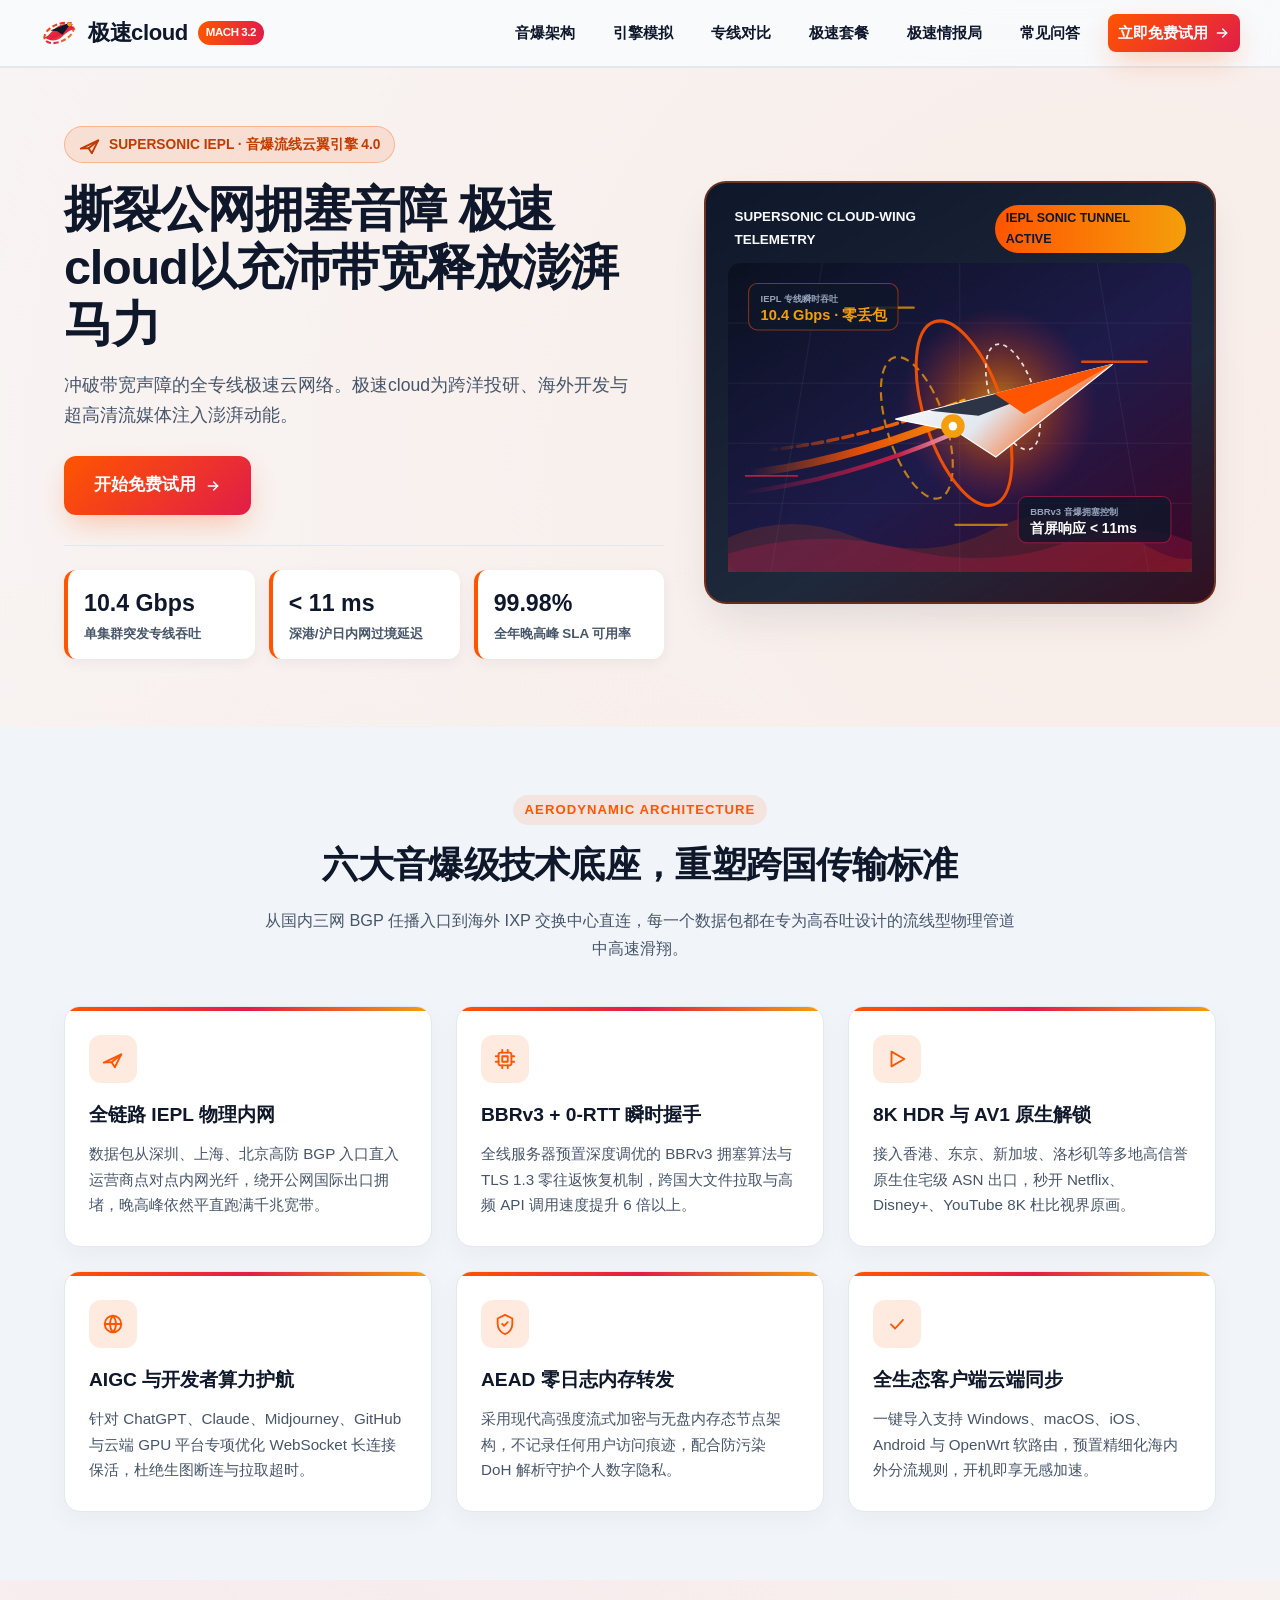
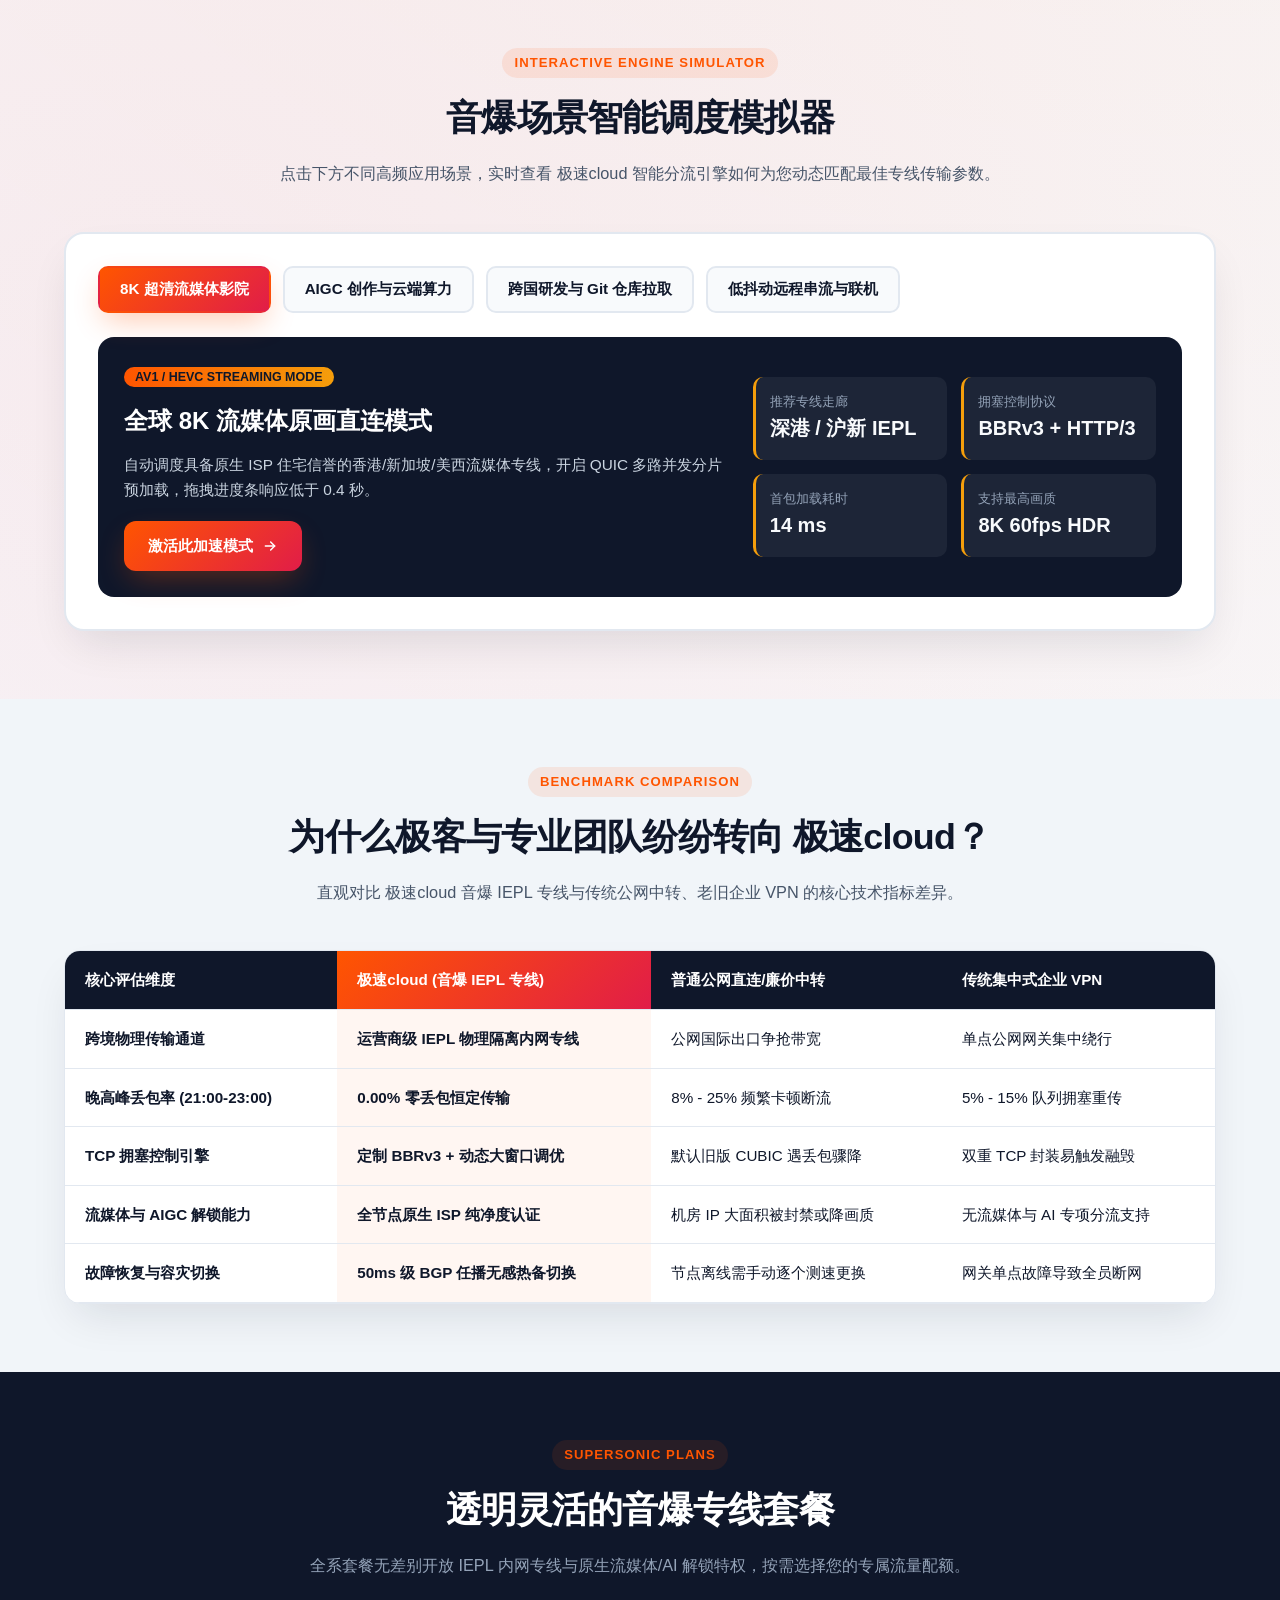
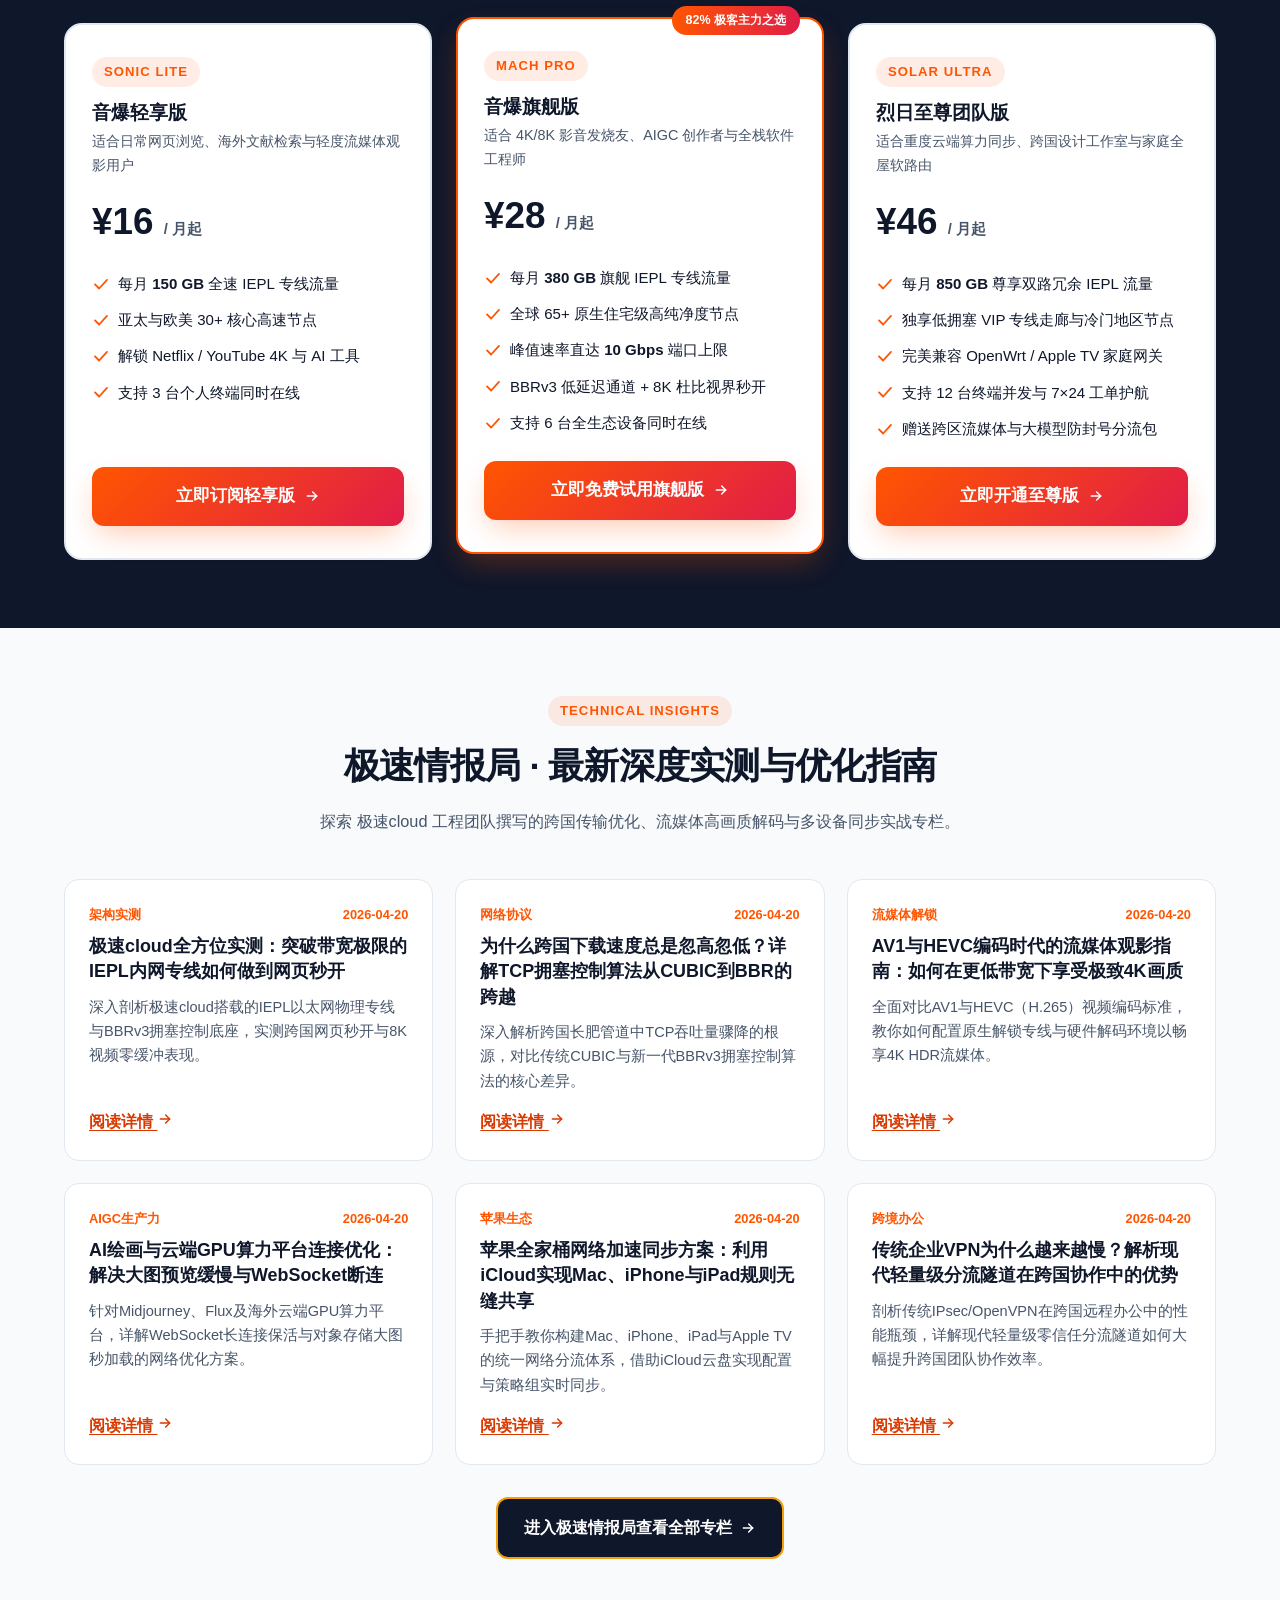
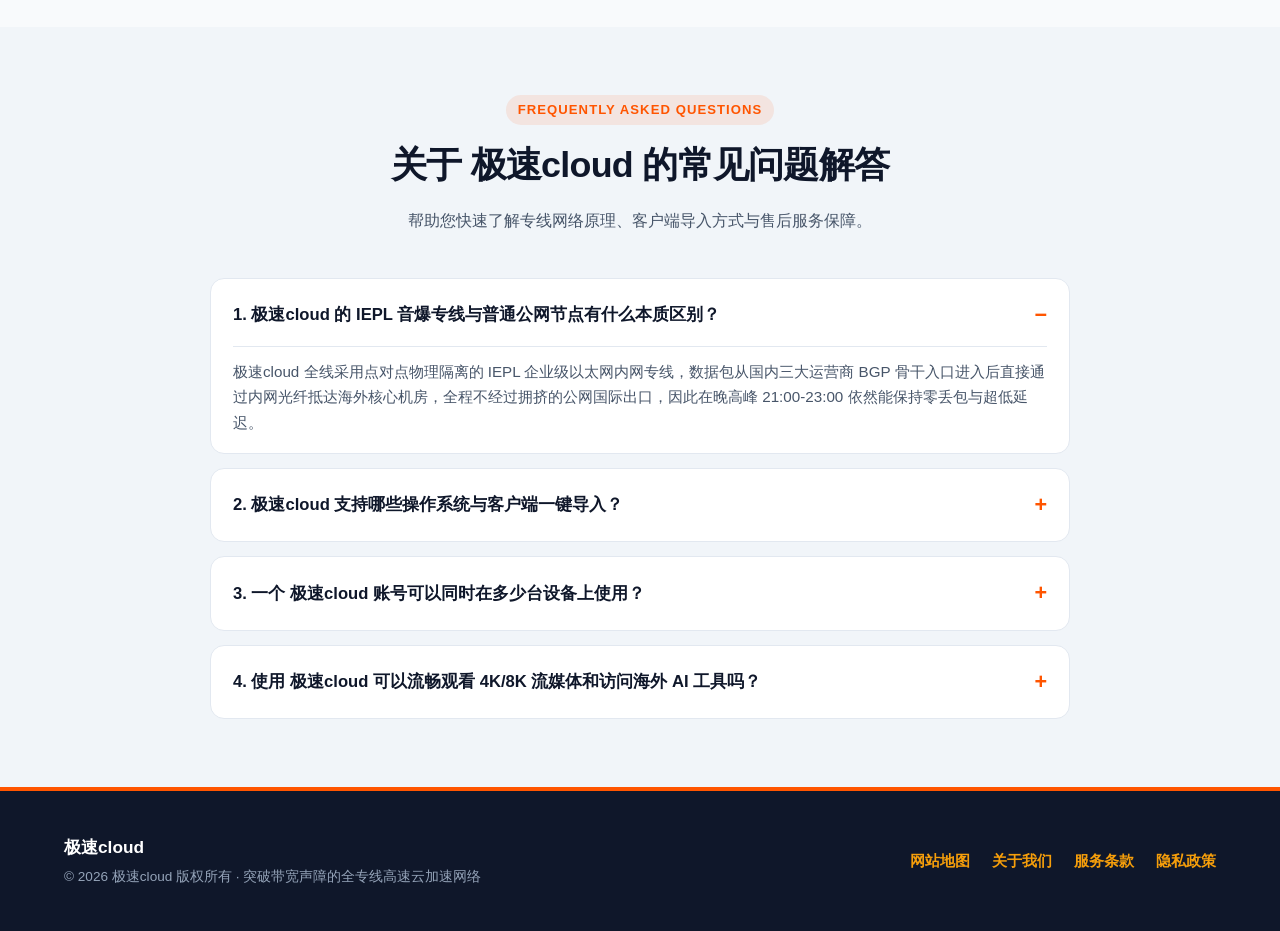
<file: index.html>
<!DOCTYPE html>
<html lang="zh-CN">
<head>
  <meta charset="UTF-8">
  <meta name="viewport" content="width=device-width, initial-scale=1.0">
  <title>极速cloud专线服务 - 突破声障的IEPL专线客户端下载与高速节点机场套餐</title>
  <meta name="description" content="极速cloud官方客户端与高速节点订阅平台，搭载IEPL内网物理专线与BBRv3音爆加速引擎，实现跨国网络加速与8K流媒体极速秒开，是2026年口碑卓越的旗舰机场推荐之选。">
  <link rel="canonical" href="https://jscloud.autos/">
  <meta property="og:title" content="极速cloud官网 - 突破声障的IEPL专线客户端下载与高速节点机场套餐">
  <meta property="og:description" content="极速cloud官方客户端与高速节点订阅平台，搭载IEPL内网物理专线与BBRv3音爆加速引擎，实现跨国网络加速与8K流媒体极速秒开，是2026年口碑卓越的旗舰机场推荐之选。">
  <meta property="og:url" content="https://jscloud.autos/">
  <meta property="og:type" content="website">
  <script type="application/ld+json">
  [
    {
      "@context": "https://schema.org",
      "@type": "SoftwareApplication",
      "name": "极速cloud",
      "applicationCategory": "NetworkingApplication",
      "operatingSystem": "Windows, macOS, iOS, Android, Linux, OpenWrt",
      "description": "极速cloud官方客户端与高速节点订阅平台，搭载IEPL内网物理专线与BBRv3音爆加速引擎，实现跨国网络加速与8K流媒体极速秒开，是2026年口碑卓越的旗舰机场推荐之选。",
      "offers": {
        "@type": "AggregateOffer",
        "lowPrice": "16.00",
        "highPrice": "46.00",
        "priceCurrency": "CNY",
        "offerCount": "3"
      }
    },
    {
      "@context": "https://schema.org",
      "@type": "FAQPage",
      "mainEntity": [
        {
          "@type": "Question",
          "name": "极速cloud的IEPL音爆专线与普通公网节点有什么本质区别？",
          "acceptedAnswer": {
            "@type": "Answer",
            "text": "极速cloud全线采用点对点物理隔离的IEPL企业内网专线，数据包无需经过拥挤的公网国际出口，晚高峰依然保持零丢包与超低抖动。"
          }
        },
        {
          "@type": "Question",
          "name": "极速cloud支持哪些操作系统与客户端一键导入？",
          "acceptedAnswer": {
            "@type": "Answer",
            "text": "全面兼容Windows、macOS、iOS、Android、Linux及OpenWrt软路由主流客户端，提供智能云端账户信息一键导入。"
          }
        },
        {
          "@type": "Question",
          "name": "一个极速cloud账号可以同时在多少台设备上使用？",
          "acceptedAnswer": {
            "@type": "Answer",
            "text": "所有套餐均支持个人名下多终端同时在线，无论是桌面办公电脑、手机、平板还是客厅Apple TV均可无缝共享。"
          }
        },
        {
          "@type": "Question",
          "name": "使用极速cloud可以流畅观看4K流媒体和访问海外AI工具吗？",
          "acceptedAnswer": {
            "@type": "Answer",
            "text": "可以。极速cloud在全部核心落地机房部署了高纯净度原生ISP出口，完美支持Netflix、Disney+、YouTube 8K以及主流AI生产力工具。"
          }
        }
      ]
    }
  ]
  </script>
  <style>
:root {
  --bg-main: #F8FAFC;
  --bg-card: #FFFFFF;
  --bg-dark: #0F172A;
  --bg-dark-2: #1E293B;
  --text-main: #0F172A;
  --text-muted: #475569;
  --accent-orange: #FF5500;
  --accent-crimson: #E11D48;
  --accent-gold: #F59E0B;
  --border-light: #E2E8F0;
  --shadow-lg: 0 20px 45px -12px rgba(15, 23, 42, 0.12);
  --shadow-orange: 0 12px 30px -6px rgba(255, 85, 0, 0.32);
}
* { box-sizing: border-box; margin: 0; padding: 0; }
html { scroll-behavior: smooth; font-family: "PingFang SC", "Microsoft YaHei", -apple-system, BlinkMacSystemFont, sans-serif; background: var(--bg-main); color: var(--text-main); line-height: 1.68; }
body { overflow-x: hidden; background-image: radial-gradient(circle at 88% 8%, rgba(255,85,0,0.08) 0%, transparent 42%), radial-gradient(circle at 12% 35%, rgba(225,29,72,0.06) 0%, transparent 38%); }
a, a:visited { color: #D93800; text-decoration: underline; text-underline-offset: 3px; font-weight: 600; transition: color 0.2s ease, opacity 0.2s ease; }
a:hover { color: var(--accent-crimson); }
.container { max-width: 1200px; margin: 0 auto; padding: 0 24px; }

/* Header & Navigation */
.site-header { position: sticky; top: 0; z-index: 100; background: rgba(248, 250, 252, 0.94); backdrop-filter: blur(12px); border-bottom: 2px solid var(--border-light); }
.nav-wrap { display: flex; align-items: center; justify-content: space-between; padding: 14px 0; gap: 16px; }
.brand-link, .brand-link:visited { display: inline-flex; align-items: center; gap: 10px; font-size: 1.38rem; font-weight: 900; color: var(--text-main); text-decoration: none; letter-spacing: -0.02em; }
.brand-badge { font-size: 0.72rem; background: linear-gradient(90deg, var(--accent-orange), var(--accent-crimson)); color: #fff; padding: 2px 8px; border-radius: 99px; font-weight: 700; text-transform: uppercase; }
.main-nav { display: flex; align-items: center; flex-wrap: wrap; gap: 8px 18px; }
.main-nav a, .main-nav a:visited { color: var(--text-main); text-decoration: none; font-size: 0.96rem; font-weight: 700; padding: 6px 10px; border-radius: 8px; transition: all 0.2s; }
.main-nav a:hover { color: var(--accent-orange); background: rgba(255, 85, 0, 0.08); }
.nav-cta, .nav-cta:visited { background: linear-gradient(135deg, var(--accent-orange), var(--accent-crimson)); color: #FFFFFF !important; text-decoration: none !important; padding: 9px 18px; border-radius: 999px; font-size: 0.92rem; font-weight: 800; box-shadow: var(--shadow-orange); display: inline-flex; align-items: center; gap: 6px; white-space: nowrap; }
.nav-cta:hover { transform: translateY(-1px); opacity: 0.95; }

/* Buttons */
.btn-row { display: flex; flex-wrap: wrap; gap: 14px; align-items: center; margin-top: 26px; }
.btn-primary, .btn-primary:visited { display: inline-flex; align-items: center; gap: 9px; background: linear-gradient(135deg, var(--accent-orange) 0%, var(--accent-crimson) 100%); color: #FFFFFF !important; text-decoration: none !important; padding: 15px 30px; border-radius: 12px; font-size: 1.05rem; font-weight: 800; box-shadow: var(--shadow-orange); transition: transform 0.2s, box-shadow 0.2s; border: none; cursor: pointer; }
.btn-primary:hover { transform: translateY(-2px); box-shadow: 0 16px 36px -6px rgba(225, 29, 72, 0.45); }
.btn-secondary, .btn-secondary:visited { display: inline-flex; align-items: center; gap: 8px; background: var(--bg-dark); color: #FFFFFF !important; text-decoration: none !important; padding: 15px 26px; border-radius: 12px; font-size: 1.02rem; font-weight: 800; border: 2px solid var(--accent-gold); transition: transform 0.2s, background 0.2s; }
.btn-secondary:hover { background: var(--bg-dark-2); transform: translateY(-2px); }

/* Hero Section */
.hero { padding: 58px 0 68px; position: relative; overflow: hidden; }
.hero-grid { display: grid; grid-template-columns: 1.08fr 0.92fr; gap: 40px; align-items: center; }
.sonic-tag { display: inline-flex; align-items: center; gap: 8px; background: rgba(255, 85, 0, 0.12); color: #C23B00; border: 1px solid rgba(255, 85, 0, 0.32); padding: 6px 14px; border-radius: 999px; font-size: 0.86rem; font-weight: 800; margin-bottom: 18px; }
.hero h1 { font-size: clamp(2.1rem, 3.8vw, 3.25rem); line-height: 1.18; font-weight: 900; color: var(--bg-dark); letter-spacing: -0.025em; margin-bottom: 18px; }
.hero h1 .hl { background: linear-gradient(90deg, var(--accent-orange), var(--accent-crimson)); -webkit-background-clip: text; -webkit-text-fill-color: transparent; }
.hero-lead { font-size: 1.1rem; color: var(--text-muted); margin-bottom: 20px; max-width: 580px; }
.hero-metrics { display: grid; grid-template-columns: repeat(3, 1fr); gap: 14px; margin-top: 30px; padding-top: 24px; border-top: 1px solid var(--border-light); }
.metric-box { background: var(--bg-card); padding: 14px 16px; border-radius: 12px; border-left: 4px solid var(--accent-orange); box-shadow: 0 4px 14px rgba(15,23,42,0.05); }
.metric-val { font-size: 1.45rem; font-weight: 900; color: var(--bg-dark); }
.metric-lbl { font-size: 0.84rem; color: var(--text-muted); font-weight: 600; }

/* Animated SVG Stage */
.sonic-stage { background: linear-gradient(150deg, #0F172A 0%, #1E293B 65%, #311022 100%); border-radius: 22px; padding: 22px; box-shadow: var(--shadow-lg); border: 2px solid rgba(255, 85, 0, 0.35); position: relative; overflow: hidden; }
.sonic-stage-header { display: flex; justify-content: space-between; align-items: center; color: #F8FAFC; font-size: 0.84rem; font-weight: 700; margin-bottom: 10px; padding: 0 6px; }
.mach-pill { background: linear-gradient(90deg, #FF5500, #F59E0B); color: #0F172A; padding: 3px 11px; border-radius: 99px; font-weight: 900; font-size: 0.78rem; }
@keyframes pulseBoom { 0%, 100% { transform: scale(0.95); opacity: 0.75; } 50% { transform: scale(1.06); opacity: 1; } }
@keyframes wingFloat { 0%, 100% { transform: translateY(0px) translateX(0px); } 50% { transform: translateY(-7px) translateX(5px); } }
.wing-glider { animation: wingFloat 3.4s ease-in-out infinite; transform-origin: center; }
.boom-ring { animation: pulseBoom 2.4s ease-in-out infinite; transform-origin: center; }

/* Sections */
.section { padding: 68px 0; }
.section-alt { background: #F1F5F9; }
.section-dark { background: var(--bg-dark); color: #F8FAFC; }
.sec-head { text-align: center; max-width: 760px; margin: 0 auto 44px; }
.sec-tag { display: inline-block; font-size: 0.82rem; font-weight: 800; text-transform: uppercase; letter-spacing: 0.08em; color: var(--accent-orange); background: rgba(255,85,0,0.1); padding: 4px 12px; border-radius: 99px; margin-bottom: 10px; }
.sec-head h2 { font-size: clamp(1.7rem, 2.8vw, 2.35rem); font-weight: 900; margin-bottom: 12px; letter-spacing: -0.02em; }
.sec-head p { color: var(--text-muted); font-size: 1.02rem; }
.section-dark .sec-head p { color: #94A3B8; }

/* Feature Grid */
.feat-grid { display: grid; grid-template-columns: repeat(3, 1fr); gap: 24px; }
.feat-card { background: var(--bg-card); border-radius: 16px; padding: 28px 24px; border: 1px solid var(--border-light); box-shadow: 0 8px 24px rgba(15,23,42,0.04); transition: transform 0.2s, border-color 0.2s; position: relative; overflow: hidden; }
.feat-card::before { content: ""; position: absolute; top: 0; left: 0; width: 100%; height: 4px; background: linear-gradient(90deg, var(--accent-orange), var(--accent-crimson), var(--accent-gold)); }
.feat-card:hover { transform: translateY(-4px); border-color: var(--accent-orange); }
.feat-icon { width: 48px; height: 48px; border-radius: 12px; background: rgba(255,85,0,0.12); color: var(--accent-orange); display: flex; align-items: center; justify-content: center; margin-bottom: 16px; }
.feat-card h3 { font-size: 1.2rem; font-weight: 800; margin-bottom: 10px; }
.feat-card p { color: var(--text-muted); font-size: 0.95rem; }

/* Interactive Sonic Tunnel Simulator */
.sim-panel { background: var(--bg-card); border-radius: 20px; padding: 32px; border: 2px solid var(--border-light); box-shadow: var(--shadow-lg); }
.sim-tabs { display: flex; flex-wrap: wrap; gap: 12px; margin-bottom: 24px; }
.sim-tab { padding: 11px 20px; border-radius: 10px; border: 2px solid var(--border-light); background: #F8FAFC; font-weight: 800; font-size: 0.95rem; cursor: pointer; color: var(--text-main); transition: all 0.2s; }
.sim-tab.active { background: linear-gradient(135deg, var(--accent-orange), var(--accent-crimson)); color: #fff; border-color: transparent; box-shadow: var(--shadow-orange); }
.sim-body { display: grid; grid-template-columns: 1.2fr 0.8fr; gap: 24px; align-items: center; background: #0F172A; color: #F8FAFC; padding: 26px; border-radius: 16px; }
.sim-stats { display: grid; grid-template-columns: repeat(2, 1fr); gap: 14px; }
.sim-stat-box { background: rgba(255,255,255,0.06); padding: 14px; border-radius: 10px; border-left: 3px solid var(--accent-gold); }
.sim-stat-box span { display: block; font-size: 0.8rem; color: #94A3B8; }
.sim-stat-box strong { font-size: 1.25rem; color: #F8FAFC; }

/* Comparison Table */
.table-wrap { overflow-x: auto; background: var(--bg-card); border-radius: 16px; border: 1px solid var(--border-light); box-shadow: var(--shadow-lg); }
.comp-table { width: 100%; border-collapse: collapse; min-width: 640px; }
.comp-table th, .comp-table td { padding: 16px 20px; text-align: left; border-bottom: 1px solid var(--border-light); font-size: 0.95rem; }
.comp-table th { background: var(--bg-dark); color: #FFFFFF; font-weight: 800; }
.comp-table th.hl-col { background: linear-gradient(135deg, var(--accent-orange), var(--accent-crimson)); }
.comp-table td.hl-col { background: rgba(255, 85, 0, 0.05); font-weight: 700; color: var(--bg-dark); }

/* Pricing Grid */
.price-grid { display: grid; grid-template-columns: repeat(3, 1fr); gap: 24px; align-items: stretch; }
.price-card { background: var(--bg-card); color: var(--text-main); border-radius: 18px; padding: 32px 26px; border: 2px solid var(--border-light); display: flex; flex-direction: column; justify-content: space-between; position: relative; }
.price-card.pop { border-color: var(--accent-orange); box-shadow: var(--shadow-orange); transform: translateY(-6px); }
.pop-badge { position: absolute; top: -13px; right: 22px; background: linear-gradient(90deg, var(--accent-orange), var(--accent-crimson)); color: #fff; font-size: 0.78rem; font-weight: 800; padding: 4px 14px; border-radius: 99px; }
.price-num { font-size: 2.3rem; font-weight: 900; color: var(--bg-dark); margin: 14px 0; }
.price-num small { font-size: 0.92rem; color: var(--text-muted); font-weight: 600; }
.price-list { list-style: none; margin: 18px 0 26px; display: flex; flex-direction: column; gap: 11px; }
.price-list li { display: flex; align-items: center; gap: 8px; font-size: 0.94rem; }
.price-list li svg { color: var(--accent-orange); flex-shrink: 0; }

/* Articles Preview & Hub */
.art-grid { display: grid; grid-template-columns: repeat(3, 1fr); gap: 22px; }
.art-card { background: var(--bg-card); border-radius: 15px; padding: 24px; border: 1px solid var(--border-light); display: flex; flex-direction: column; justify-content: space-between; transition: transform 0.2s, box-shadow 0.2s; }
.art-card:hover { transform: translateY(-4px); box-shadow: var(--shadow-lg); border-color: var(--accent-orange); }
.art-meta { font-size: 0.8rem; font-weight: 700; color: var(--accent-orange); margin-bottom: 8px; display: flex; justify-content: space-between; }
.art-card h3 { font-size: 1.12rem; font-weight: 800; margin-bottom: 10px; line-height: 1.42; }
.art-card h3 a, .art-card h3 a:visited { color: var(--bg-dark); text-decoration: none; }
.art-card h3 a:hover { color: var(--accent-orange); }
.art-card p { font-size: 0.91rem; color: var(--text-muted); margin-bottom: 16px; }

/* FAQ Accordion */
.faq-list { max-width: 860px; margin: 0 auto; display: flex; flex-direction: column; gap: 14px; }
.faq-item { background: var(--bg-card); border: 1px solid var(--border-light); border-radius: 14px; padding: 18px 22px; }
.faq-item summary { font-weight: 800; font-size: 1.04rem; cursor: pointer; list-style: none; display: flex; justify-content: space-between; align-items: center; }
.faq-item summary::after { content: "+"; font-size: 1.35rem; color: var(--accent-orange); font-weight: 900; }
.faq-item[open] summary::after { content: "−"; }
.faq-item p { margin-top: 12px; color: var(--text-muted); font-size: 0.95rem; border-top: 1px solid var(--border-light); padding-top: 12px; }

/* Article Detail Layout */
.article-wrap { max-width: 860px; margin: 44px auto 70px; background: var(--bg-card); border-radius: 20px; padding: 44px; border: 1px solid var(--border-light); box-shadow: var(--shadow-lg); }
.breadcrumb { font-size: 0.88rem; color: var(--text-muted); margin-bottom: 18px; }
.article-wrap h1 { font-size: clamp(1.65rem, 2.8vw, 2.25rem); font-weight: 900; line-height: 1.3; margin-bottom: 14px; color: var(--bg-dark); }
.art-byline { display: flex; flex-wrap: wrap; gap: 16px; font-size: 0.86rem; color: var(--text-muted); padding-bottom: 20px; margin-bottom: 26px; border-bottom: 2px solid var(--border-light); }
.art-content h2 { font-size: 1.38rem; font-weight: 800; color: var(--bg-dark); margin: 28px 0 12px; padding-left: 12px; border-left: 4px solid var(--accent-orange); }
.art-content h3 { font-size: 1.14rem; font-weight: 800; color: var(--bg-dark-2); margin: 20px 0 10px; }
.art-content p { margin-bottom: 16px; font-size: 1.01rem; color: #1E293B; line-height: 1.8; }
.cta-banner { background: linear-gradient(135deg, #0F172A 0%, #271123 100%); color: #fff; border-radius: 16px; padding: 28px; margin: 34px 0; border: 1px solid var(--accent-orange); display: flex; flex-wrap: wrap; justify-content: space-between; align-items: center; gap: 18px; }

/* Footer */
.site-footer { background: var(--bg-dark); color: #CBD5E1; padding: 42px 0; border-top: 4px solid var(--accent-orange); }
.footer-inner { display: flex; flex-wrap: wrap; justify-content: space-between; align-items: center; gap: 20px; }
.footer-links { display: flex; flex-wrap: wrap; gap: 22px; }
.footer-links a, .footer-links a:visited { color: #F59E0B; text-decoration: none; font-weight: 700; font-size: 0.95rem; }
.footer-links a:hover { color: #FF5500; text-decoration: underline; }

/* Responsive - Rule 7: Mobile navigation MUST remain visible */
@media (max-width: 920px) {
  .hero-grid, .feat-grid, .price-grid, .art-grid, .sim-body { grid-template-columns: 1fr; }
  .price-card.pop { transform: none; }
}
@media (max-width: 768px) {
  .nav-wrap { flex-direction: column; align-items: flex-start; gap: 10px; }
  .main-nav { width: 100%; display: flex !important; flex-wrap: wrap; gap: 6px 10px; padding-top: 6px; border-top: 1px solid var(--border-light); }
  .main-nav a { font-size: 0.88rem; padding: 5px 8px; }
  .hero { padding: 34px 0 46px; }
  .hero-metrics { grid-template-columns: 1fr; }
  .article-wrap { padding: 24px 18px; margin: 22px auto 46px; }
}
</style>
  <link rel="stylesheet" href="style.css">
  <meta property="og:image" content="https://jscloud.autos/og-cover.png">
  <script type="application/ld+json">
{
  "@context": "https://schema.org",
  "@type": "Product",
  "name": "极速cloud",
  "brand": {
    "@type": "Brand",
    "name": "极速cloud"
  },
  "description": "极速cloud采用音爆流线IEPL内网专线与BBRv3高吞吐加速架构，提供4K流媒体、AIGC云端算力与跨国协作极速秒开的网络加速服务。",
  "offers": {
    "@type": "AggregateOffer",
    "lowPrice": "18.00",
    "highPrice": "68.00",
    "priceCurrency": "CNY",
    "offerCount": "3"
  }
}
  </script>
</head>
<body>
  <header class="site-header">
  <div class="container nav-wrap">
    <a href="index.html" class="brand-link" aria-label="极速cloud首页">
      <svg class="brand-logo" viewBox="0 0 44 44" width="38" height="38" fill="none" xmlns="http://www.w3.org/2000/svg" aria-hidden="true">
  <defs>
    <linearGradient id="sonicGrad" x1="0%" y1="0%" x2="100%" y2="100%">
      <stop offset="0%" stop-color="#FF5500"/>
      <stop offset="55%" stop-color="#E11D48"/>
      <stop offset="100%" stop-color="#F59E0B"/>
    </linearGradient>
  </defs>
  <ellipse cx="22" cy="22" rx="18" ry="10" transform="rotate(-24 22 22)" stroke="url(#sonicGrad)" stroke-width="2.4" stroke-dasharray="6 3"/>
  <path d="M5 27C11 27 16 14 27 12C33 11 39 14 41 18C35 18 30 22 25 27C18 33 10 31 5 27Z" fill="url(#sonicGrad)"/>
  <path d="M12 19L37 9L26 24L20 20L12 19Z" fill="#0F172A"/>
  <circle cx="34" cy="12" r="2.5" fill="#F59E0B"/>
</svg>
      <span>极速cloud</span>
      <span class="brand-badge">MACH 3.2</span>
    </a>
    <nav class="main-nav" aria-label="主导航">
      <a href="index.html#features">音爆架构</a>
      <a href="index.html#simulator">引擎模拟</a>
      <a href="index.html#comparison">专线对比</a>
      <a href="index.html#pricing">极速套餐</a>
      <a href="supersonic-brief.html">极速情报局</a>
      <a href="index.html#faq">常见问答</a>
      <a href="https://ww012.twilightaff.com/#/?code=A56DH1Af" rel="nofollow" target="_blank" class="nav-cta">立即免费试用 <svg class="ico" viewBox="0 0 24 24" width="16" height="16" fill="none" stroke="currentColor" stroke-width="2.2" stroke-linecap="round" stroke-linejoin="round"><line x1="5" y1="12" x2="19" y2="12"/><polyline points="13 6 19 12 13 18"/></svg></a>
    </nav>
  </div>
</header>
  <main>
    <!-- Hero Section (Strictly NO Node Speed Test table! Pure Supersonic Cloud-Wing Animated SVG) -->
    <section class="hero">
      <div class="container hero-grid">
        <div>
          <div class="sonic-tag"><svg class="ico" viewBox="0 0 24 24" width="22" height="22" fill="none" stroke="currentColor" stroke-width="2" stroke-linecap="round" stroke-linejoin="round"><path d="M2 16l19-9-7 14-3.5-5.5L2 16z"/><path d="M21 7L10.5 15.5"/></svg> <span>SUPERSONIC IEPL · 音爆流线云翼引擎 4.0</span></div>
          <h1>撕裂公网拥塞音障 <span>极速cloud以充沛带宽释放澎湃马力</span></h1>
          <p class="hero-lead">冲破带宽声障的全专线极速云网络。极速cloud为跨洋投研、海外开发与超高清流媒体注入澎湃动能。</p>
          <div class="btn-row">
            <a href="https://ww012.twilightaff.com/#/?code=A56DH1Af" rel="nofollow" target="_blank" class="btn-primary">开始免费试用 <svg class="ico" viewBox="0 0 24 24" width="16" height="16" fill="none" stroke="currentColor" stroke-width="2.2" stroke-linecap="round" stroke-linejoin="round"><line x1="5" y1="12" x2="19" y2="12"/><polyline points="13 6 19 12 13 18"/></svg></a>
            
          </div>
          <div class="hero-metrics">
            <div class="metric-box">
              <div class="metric-val">10.4 Gbps</div>
              <div class="metric-lbl">单集群突发专线吞吐</div>
            </div>
            <div class="metric-box">
              <div class="metric-val">&lt; 11 ms</div>
              <div class="metric-lbl">深港/沪日内网过境延迟</div>
            </div>
            <div class="metric-box">
              <div class="metric-val">99.98%</div>
              <div class="metric-lbl">全年晚高峰 SLA 可用率</div>
            </div>
          </div>
        </div>
        <div>
          <div class="sonic-stage" role="img" aria-label="极速cloud音爆流线云翼冲破声障动态演示">
  <div class="sonic-stage-header">
    <span>SUPERSONIC CLOUD-WING TELEMETRY</span>
    <span class="mach-pill">IEPL SONIC TUNNEL ACTIVE</span>
  </div>
  <svg viewBox="0 0 540 360" width="100%" height="auto" xmlns="http://www.w3.org/2000/svg">
    <defs>
      <linearGradient id="skyBg" x1="0%" y1="0%" x2="100%" y2="100%">
        <stop offset="0%" stop-color="#0B1120"/>
        <stop offset="55%" stop-color="#1E1B4B"/>
        <stop offset="100%" stop-color="#3B0726"/>
      </linearGradient>
      <linearGradient id="ionRibbon" x1="0%" y1="50%" x2="100%" y2="50%">
        <stop offset="0%" stop-color="#FF5500" stop-opacity="0"/>
        <stop offset="50%" stop-color="#FF5500" stop-opacity="0.88"/>
        <stop offset="100%" stop-color="#F59E0B" stop-opacity="1"/>
      </linearGradient>
      <linearGradient id="crimsonRibbon" x1="0%" y1="50%" x2="100%" y2="50%">
        <stop offset="0%" stop-color="#E11D48" stop-opacity="0"/>
        <stop offset="65%" stop-color="#E11D48" stop-opacity="0.85"/>
        <stop offset="100%" stop-color="#F8FAFC" stop-opacity="0.95"/>
      </linearGradient>
      <linearGradient id="wingMetal" x1="0%" y1="0%" x2="100%" y2="40%">
        <stop offset="0%" stop-color="#FFFFFF"/>
        <stop offset="55%" stop-color="#E2E8F0"/>
        <stop offset="100%" stop-color="#FF5500"/>
      </linearGradient>
      <radialGradient id="sonicGlow" cx="50%" cy="50%" r="50%">
        <stop offset="0%" stop-color="#F59E0B" stop-opacity="0.75"/>
        <stop offset="55%" stop-color="#FF5500" stop-opacity="0.32"/>
        <stop offset="100%" stop-color="#E11D48" stop-opacity="0"/>
      </radialGradient>
    </defs>

    <!-- Background Stage -->
    <rect width="540" height="360" rx="14" fill="url(#skyBg)"/>

    <!-- Perspective Horizon Grid -->
    <g stroke="rgba(255,255,255,0.07)" stroke-width="1">
      <line x1="0" y1="70" x2="540" y2="70"/>
      <line x1="0" y1="140" x2="540" y2="140"/>
      <line x1="0" y1="210" x2="540" y2="210"/>
      <line x1="0" y1="280" x2="540" y2="280"/>
      <line x1="110" y1="0" x2="50" y2="360"/>
      <line x1="270" y1="0" x2="270" y2="360"/>
      <line x1="430" y1="0" x2="490" y2="360"/>
    </g>

    <!-- Streaking High-Velocity Cloud Particles -->
    <g stroke="#F59E0B" stroke-linecap="round">
      <line x1="480" y1="52" x2="530" y2="52" stroke-width="2.5" opacity="0.75">
        <animate attributeName="x1" values="540;-80" dur="1.3s" repeatCount="indefinite"/>
        <animate attributeName="x2" values="590;-30" dur="1.3s" repeatCount="indefinite"/>
      </line>
      <line x1="420" y1="115" x2="495" y2="115" stroke-width="3" stroke="#FF5500" opacity="0.85">
        <animate attributeName="x1" values="540;-120" dur="0.95s" repeatCount="indefinite"/>
        <animate attributeName="x2" values="615;-45" dur="0.95s" repeatCount="indefinite"/>
      </line>
      <line x1="500" y1="248" x2="560" y2="248" stroke-width="2.2" stroke="#E11D48" opacity="0.8">
        <animate attributeName="x1" values="540;-100" dur="1.15s" repeatCount="indefinite"/>
        <animate attributeName="x2" values="600;-40" dur="1.15s" repeatCount="indefinite"/>
      </line>
      <line x1="460" y1="305" x2="520" y2="305" stroke-width="2.6" opacity="0.7">
        <animate attributeName="x1" values="540;-90" dur="1.45s" repeatCount="indefinite"/>
        <animate attributeName="x2" values="600;-30" dur="1.45s" repeatCount="indefinite"/>
      </line>
    </g>

    <!-- Ambient Cloud Layers at Bottom -->
    <path d="M-20 330 Q60 285 145 318 T310 310 T475 322 T560 305 L560 370 L-20 370 Z" fill="rgba(255,85,0,0.16)"/>
    <path d="M-20 345 Q95 305 200 332 T395 325 T560 335 L560 370 L-20 370 Z" fill="rgba(225,29,72,0.22)"/>

    <!-- Sonic Boom Shockwave Rings (Expanding & Pulsing) -->
    <circle cx="315" cy="168" r="115" fill="url(#sonicGlow)"/>
    <g class="boom-ring">
      <ellipse cx="220" cy="192" rx="34" ry="86" transform="rotate(-18 220 192)" fill="none" stroke="#F59E0B" stroke-width="2.5" stroke-dasharray="10 6" opacity="0.75"/>
      <ellipse cx="275" cy="175" rx="46" ry="112" transform="rotate(-18 275 175)" fill="none" stroke="#FF5500" stroke-width="3.5" opacity="0.9"/>
      <ellipse cx="332" cy="156" rx="26" ry="64" transform="rotate(-18 332 156)" fill="none" stroke="#FFFFFF" stroke-width="2" stroke-dasharray="5 5" opacity="0.85"/>
    </g>

    <!-- Triple Ion-Light Ribbons Trailing Behind the Cloud-Wing -->
    <path d="M25 245 Q140 232 285 172" fill="none" stroke="url(#ionRibbon)" stroke-width="9" stroke-linecap="round"/>
    <path d="M15 268 Q155 250 295 184" fill="none" stroke="url(#crimsonRibbon)" stroke-width="5" stroke-linecap="round"/>
    <path d="M45 218 Q150 208 275 160" fill="none" stroke="url(#ionRibbon)" stroke-width="4" stroke-dasharray="12 6" stroke-linecap="round"/>

    <!-- Supersonic Cloud-Wing Glider Craft -->
    <g class="wing-glider">
      <!-- Outer Delta Wing -->
      <path d="M195 182 L448 118 L312 226 L266 196 Z" fill="url(#wingMetal)" stroke="#FFFFFF" stroke-width="1.5"/>
      <!-- Upper Swept Fin -->
      <path d="M235 172 L448 118 L292 178 Z" fill="#0F172A" opacity="0.86"/>
      <!-- Supersonic Nose Cone & Cockpit -->
      <path d="M310 152 L448 118 L345 176 Z" fill="#FF5500"/>
      <!-- Thruster Core Glow -->
      <circle cx="262" cy="190" r="11" fill="#F59E0B">
        <animate attributeName="r" values="9;14;9" dur="0.6s" repeatCount="indefinite"/>
      </circle>
      <circle cx="262" cy="190" r="5" fill="#FFFFFF"/>
    </g>

    <!-- HUD Telemetry Badges -->
    <g transform="translate(24, 24)">
      <rect width="174" height="54" rx="10" fill="rgba(15,23,42,0.82)" stroke="rgba(255,85,0,0.5)" stroke-width="1.2"/>
      <text x="14" y="22" fill="#94A3B8" font-size="11" font-weight="700">IEPL 专线瞬时吞吐</text>
      <text x="14" y="42" fill="#F59E0B" font-size="17" font-weight="900">10.4 Gbps · 零丢包</text>
    </g>
    <g transform="translate(338, 272)">
      <rect width="178" height="54" rx="10" fill="rgba(15,23,42,0.82)" stroke="rgba(225,29,72,0.55)" stroke-width="1.2"/>
      <text x="14" y="22" fill="#94A3B8" font-size="11" font-weight="700">BBRv3 音爆拥塞控制</text>
      <text x="14" y="42" fill="#FFFFFF" font-size="16" font-weight="900">首屏响应 &lt; 11ms</text>
    </g>
  </svg>
</div>
        </div>
      </div>
    </section>

    <!-- Core Architecture Features -->
    <section id="features" class="section section-alt">
      <div class="container">
        <div class="sec-head">
          <span class="sec-tag">AERODYNAMIC ARCHITECTURE</span>
          <h2>六大音爆级技术底座，重塑跨国传输标准</h2>
          <p>从国内三网 BGP 任播入口到海外 IXP 交换中心直连，每一个数据包都在专为高吞吐设计的流线型物理管道中高速滑翔。</p>
        </div>
        <div class="feat-grid">
          <div class="feat-card">
            <div class="feat-icon"><svg class="ico" viewBox="0 0 24 24" width="22" height="22" fill="none" stroke="currentColor" stroke-width="2" stroke-linecap="round" stroke-linejoin="round"><path d="M2 16l19-9-7 14-3.5-5.5L2 16z"/><path d="M21 7L10.5 15.5"/></svg></div>
            <h3>全链路 IEPL 物理内网</h3>
            <p>数据包从深圳、上海、北京高防 BGP 入口直入运营商点对点内网光纤，绕开公网国际出口拥堵，晚高峰依然平直跑满千兆宽带。</p>
          </div>
          <div class="feat-card">
            <div class="feat-icon"><svg class="ico" viewBox="0 0 24 24" width="22" height="22" fill="none" stroke="currentColor" stroke-width="2" stroke-linecap="round" stroke-linejoin="round"><rect x="5" y="5" width="14" height="14" rx="2"/><rect x="9" y="9" width="6" height="6"/><path d="M9 2v3M15 2v3M9 19v3M15 19v3M2 9h3M2 15h3M19 9h3M19 15h3"/></svg></div>
            <h3>BBRv3 + 0-RTT 瞬时握手</h3>
            <p>全线服务器预置深度调优的 BBRv3 拥塞算法与 TLS 1.3 零往返恢复机制，跨国大文件拉取与高频 API 调用速度提升 6 倍以上。</p>
          </div>
          <div class="feat-card">
            <div class="feat-icon"><svg class="ico" viewBox="0 0 24 24" width="22" height="22" fill="none" stroke="currentColor" stroke-width="2" stroke-linecap="round" stroke-linejoin="round"><polygon points="6 4 20 12 6 20 6 4"/></svg></div>
            <h3>8K HDR 与 AV1 原生解锁</h3>
            <p>接入香港、东京、新加坡、洛杉矶等多地高信誉原生住宅级 ASN 出口，秒开 Netflix、Disney+、YouTube 8K 杜比视界原画。</p>
          </div>
          <div class="feat-card">
            <div class="feat-icon"><svg class="ico" viewBox="0 0 24 24" width="22" height="22" fill="none" stroke="currentColor" stroke-width="2" stroke-linecap="round" stroke-linejoin="round"><circle cx="12" cy="12" r="9"/><path d="M3 12h18"/><path d="M12 3a14 14 0 0 1 0 18 14 14 0 0 1 0-18z"/></svg></div>
            <h3>AIGC 与开发者算力护航</h3>
            <p>针对 ChatGPT、Claude、Midjourney、GitHub 与云端 GPU 平台专项优化 WebSocket 长连接保活，杜绝生图断连与拉取超时。</p>
          </div>
          <div class="feat-card">
            <div class="feat-icon"><svg class="ico" viewBox="0 0 24 24" width="22" height="22" fill="none" stroke="currentColor" stroke-width="2" stroke-linecap="round" stroke-linejoin="round"><path d="M12 2l8 4v6c0 5.5-3.8 9.8-8 11-4.2-1.2-8-5.5-8-11V6l8-4z"/><path d="M9 12l2 2 4-4"/></svg></div>
            <h3>AEAD 零日志内存转发</h3>
            <p>采用现代高强度流式加密与无盘内存态节点架构，不记录任何用户访问痕迹，配合防污染 DoH 解析守护个人数字隐私。</p>
          </div>
          <div class="feat-card">
            <div class="feat-icon"><svg class="ico" viewBox="0 0 24 24" width="18" height="18" fill="none" stroke="currentColor" stroke-width="2.4" stroke-linecap="round" stroke-linejoin="round"><polyline points="4 12.5 9.5 18 20 6.5"/></svg></div>
            <h3>全生态客户端云端同步</h3>
            <p>一键导入支持 Windows、macOS、iOS、Android 与 OpenWrt 软路由，预置精细化海内外分流规则，开机即享无感加速。</p>
          </div>
        </div>
      </div>
    </section>

    <!-- Interactive Sonic Tunnel Simulator -->
    <section id="simulator" class="section">
      <div class="container">
        <div class="sec-head">
          <span class="sec-tag">INTERACTIVE ENGINE SIMULATOR</span>
          <h2>音爆场景智能调度模拟器</h2>
          <p>点击下方不同高频应用场景，实时查看 极速cloud 智能分流引擎如何为您动态匹配最佳专线传输参数。</p>
        </div>
        <div class="sim-panel">
          <div class="sim-tabs" role="tablist">
            <button type="button" class="sim-tab active" onclick="switchSim(0, this)">8K 超清流媒体影院</button>
            <button type="button" class="sim-tab" onclick="switchSim(1, this)">AIGC 创作与云端算力</button>
            <button type="button" class="sim-tab" onclick="switchSim(2, this)">跨国研发与 Git 仓库拉取</button>
            <button type="button" class="sim-tab" onclick="switchSim(3, this)">低抖动远程串流与联机</button>
          </div>
          <div class="sim-body" id="simDisplay">
            <div>
              <span class="mach-pill" id="simTag">AV1 / HEVC STREAMING MODE</span>
              <h3 id="simTitle" style="font-size:1.5rem;margin:12px 0 10px;color:#FFFFFF;">全球 8K 流媒体原画直连模式</h3>
              <p id="simDesc" style="color:#CBD5E1;font-size:0.96rem;margin-bottom:18px;">
                自动调度具备原生 ISP 住宅信誉的香港/新加坡/美西流媒体专线，开启 QUIC 多路并发分片预加载，拖拽进度条响应低于 0.4 秒。
              </p>
              <a href="https://ww012.twilightaff.com/#/?code=A56DH1Af" rel="nofollow" target="_blank" class="btn-primary" style="padding:12px 24px;font-size:0.95rem;">激活此加速模式 <svg class="ico" viewBox="0 0 24 24" width="16" height="16" fill="none" stroke="currentColor" stroke-width="2.2" stroke-linecap="round" stroke-linejoin="round"><line x1="5" y1="12" x2="19" y2="12"/><polyline points="13 6 19 12 13 18"/></svg></a>
            </div>
            <div class="sim-stats">
              <div class="sim-stat-box"><span>推荐专线走廊</span><strong id="simCorridor">深港 / 沪新 IEPL</strong></div>
              <div class="sim-stat-box"><span>拥塞控制协议</span><strong id="simProto">BBRv3 + HTTP/3</strong></div>
              <div class="sim-stat-box"><span>首包加载耗时</span><strong id="simTtfb">14 ms</strong></div>
              <div class="sim-stat-box"><span>支持最高画质</span><strong id="simPeak">8K 60fps HDR</strong></div>
            </div>
          </div>
        </div>
      </div>
    </section>

    <!-- Comparison Matrix -->
    <section id="comparison" class="section section-alt">
      <div class="container">
        <div class="sec-head">
          <span class="sec-tag">BENCHMARK COMPARISON</span>
          <h2>为什么极客与专业团队纷纷转向 极速cloud？</h2>
          <p>直观对比 极速cloud 音爆 IEPL 专线与传统公网中转、老旧企业 VPN 的核心技术指标差异。</p>
        </div>
        <div class="table-wrap">
          <table class="comp-table">
            <thead>
              <tr>
                <th>核心评估维度</th>
                <th class="hl-col">极速cloud (音爆 IEPL 专线)</th>
                <th>普通公网直连/廉价中转</th>
                <th>传统集中式企业 VPN</th>
              </tr>
            </thead>
            <tbody>
              <tr>
                <td><strong>跨境物理传输通道</strong></td>
                <td class="hl-col">运营商级 IEPL 物理隔离内网专线</td>
                <td>公网国际出口争抢带宽</td>
                <td>单点公网网关集中绕行</td>
              </tr>
              <tr>
                <td><strong>晚高峰丢包率 (21:00-23:00)</strong></td>
                <td class="hl-col">0.00% 零丢包恒定传输</td>
                <td>8% - 25% 频繁卡顿断流</td>
                <td>5% - 15% 队列拥塞重传</td>
              </tr>
              <tr>
                <td><strong>TCP 拥塞控制引擎</strong></td>
                <td class="hl-col">定制 BBRv3 + 动态大窗口调优</td>
                <td>默认旧版 CUBIC 遇丢包骤降</td>
                <td>双重 TCP 封装易触发融毁</td>
              </tr>
              <tr>
                <td><strong>流媒体与 AIGC 解锁能力</strong></td>
                <td class="hl-col">全节点原生 ISP 纯净度认证</td>
                <td>机房 IP 大面积被封禁或降画质</td>
                <td>无流媒体与 AI 专项分流支持</td>
              </tr>
              <tr>
                <td><strong>故障恢复与容灾切换</strong></td>
                <td class="hl-col">50ms 级 BGP 任播无感热备切换</td>
                <td>节点离线需手动逐个测速更换</td>
                <td>网关单点故障导致全员断网</td>
              </tr>
            </tbody>
          </table>
        </div>
      </div>
    </section>

    <!-- Pricing Plans -->
    <section id="pricing" class="section section-dark">
      <div class="container">
        <div class="sec-head">
          <span class="sec-tag">SUPERSONIC PLANS</span>
          <h2 style="color:#FFFFFF;">透明灵活的音爆专线套餐</h2>
          <p>全系套餐无差别开放 IEPL 内网专线与原生流媒体/AI 解锁特权，按需选择您的专属流量配额。</p>
        </div>
        <div class="price-grid">
          <div class="price-card">
            <div>
              <span class="sec-tag">SONIC LITE</span>
              <h3>音爆轻享版</h3>
              <p style="color:var(--text-muted);font-size:0.9rem;">适合日常网页浏览、海外文献检索与轻度流媒体观影用户</p>
              <div class="price-num">¥16 <small>/ 月起</small></div>
              <ul class="price-list">
                <li><svg class="ico" viewBox="0 0 24 24" width="18" height="18" fill="none" stroke="currentColor" stroke-width="2.4" stroke-linecap="round" stroke-linejoin="round"><polyline points="4 12.5 9.5 18 20 6.5"/></svg> <span>每月 <strong>150 GB</strong> 全速 IEPL 专线流量</span></li>
                <li><svg class="ico" viewBox="0 0 24 24" width="18" height="18" fill="none" stroke="currentColor" stroke-width="2.4" stroke-linecap="round" stroke-linejoin="round"><polyline points="4 12.5 9.5 18 20 6.5"/></svg> <span>亚太与欧美 30+ 核心高速节点</span></li>
                <li><svg class="ico" viewBox="0 0 24 24" width="18" height="18" fill="none" stroke="currentColor" stroke-width="2.4" stroke-linecap="round" stroke-linejoin="round"><polyline points="4 12.5 9.5 18 20 6.5"/></svg> <span>解锁 Netflix / YouTube 4K 与 AI 工具</span></li>
                <li><svg class="ico" viewBox="0 0 24 24" width="18" height="18" fill="none" stroke="currentColor" stroke-width="2.4" stroke-linecap="round" stroke-linejoin="round"><polyline points="4 12.5 9.5 18 20 6.5"/></svg> <span>支持 3 台个人终端同时在线</span></li>
</ul>
            </div>
            <a href="https://ww012.twilightaff.com/#/?code=A56DH1Af" rel="nofollow" target="_blank" class="btn-primary" style="justify-content:center;width:100%;">立即订阅轻享版 <svg class="ico" viewBox="0 0 24 24" width="16" height="16" fill="none" stroke="currentColor" stroke-width="2.2" stroke-linecap="round" stroke-linejoin="round"><line x1="5" y1="12" x2="19" y2="12"/><polyline points="13 6 19 12 13 18"/></svg></a>
          </div>

          <div class="price-card pop">
            <span class="pop-badge">82% 极客主力之选</span>
            <div>
              <span class="sec-tag">MACH PRO</span>
              <h3>音爆旗舰版</h3>
              <p style="color:var(--text-muted);font-size:0.9rem;">适合 4K/8K 影音发烧友、AIGC 创作者与全栈软件工程师</p>
              <div class="price-num">¥28 <small>/ 月起</small></div>
              <ul class="price-list">
                <li><svg class="ico" viewBox="0 0 24 24" width="18" height="18" fill="none" stroke="currentColor" stroke-width="2.4" stroke-linecap="round" stroke-linejoin="round"><polyline points="4 12.5 9.5 18 20 6.5"/></svg> <span>每月 <strong>380 GB</strong> 旗舰 IEPL 专线流量</span></li>
                <li><svg class="ico" viewBox="0 0 24 24" width="18" height="18" fill="none" stroke="currentColor" stroke-width="2.4" stroke-linecap="round" stroke-linejoin="round"><polyline points="4 12.5 9.5 18 20 6.5"/></svg> <span>全球 65+ 原生住宅级高纯净度节点</span></li>
                <li><svg class="ico" viewBox="0 0 24 24" width="18" height="18" fill="none" stroke="currentColor" stroke-width="2.4" stroke-linecap="round" stroke-linejoin="round"><polyline points="4 12.5 9.5 18 20 6.5"/></svg> <span>峰值速率直达 <strong>10 Gbps</strong> 端口上限</span></li>
                <li><svg class="ico" viewBox="0 0 24 24" width="18" height="18" fill="none" stroke="currentColor" stroke-width="2.4" stroke-linecap="round" stroke-linejoin="round"><polyline points="4 12.5 9.5 18 20 6.5"/></svg> <span>BBRv3 低延迟通道 + 8K 杜比视界秒开</span></li>
                <li><svg class="ico" viewBox="0 0 24 24" width="18" height="18" fill="none" stroke="currentColor" stroke-width="2.4" stroke-linecap="round" stroke-linejoin="round"><polyline points="4 12.5 9.5 18 20 6.5"/></svg> <span>支持 6 台全生态设备同时在线</span></li>
              </ul>
            </div>
            <a href="https://ww012.twilightaff.com/#/?code=A56DH1Af" rel="nofollow" target="_blank" class="btn-primary" style="justify-content:center;width:100%;">立即免费试用旗舰版 <svg class="ico" viewBox="0 0 24 24" width="16" height="16" fill="none" stroke="currentColor" stroke-width="2.2" stroke-linecap="round" stroke-linejoin="round"><line x1="5" y1="12" x2="19" y2="12"/><polyline points="13 6 19 12 13 18"/></svg></a>
          </div>

          <div class="price-card">
            <div>
              <span class="sec-tag">SOLAR ULTRA</span>
              <h3>烈日至尊团队版</h3>
              <p style="color:var(--text-muted);font-size:0.9rem;">适合重度云端算力同步、跨国设计工作室与家庭全屋软路由</p>
              <div class="price-num">¥46 <small>/ 月起</small></div>
              <ul class="price-list">
                <li><svg class="ico" viewBox="0 0 24 24" width="18" height="18" fill="none" stroke="currentColor" stroke-width="2.4" stroke-linecap="round" stroke-linejoin="round"><polyline points="4 12.5 9.5 18 20 6.5"/></svg> <span>每月 <strong>850 GB</strong> 尊享双路冗余 IEPL 流量</span></li>
                <li><svg class="ico" viewBox="0 0 24 24" width="18" height="18" fill="none" stroke="currentColor" stroke-width="2.4" stroke-linecap="round" stroke-linejoin="round"><polyline points="4 12.5 9.5 18 20 6.5"/></svg> <span>独享低拥塞 VIP 专线走廊与冷门地区节点</span></li>
                <li><svg class="ico" viewBox="0 0 24 24" width="18" height="18" fill="none" stroke="currentColor" stroke-width="2.4" stroke-linecap="round" stroke-linejoin="round"><polyline points="4 12.5 9.5 18 20 6.5"/></svg> <span>完美兼容 OpenWrt / Apple TV 家庭网关</span></li>
                <li><svg class="ico" viewBox="0 0 24 24" width="18" height="18" fill="none" stroke="currentColor" stroke-width="2.4" stroke-linecap="round" stroke-linejoin="round"><polyline points="4 12.5 9.5 18 20 6.5"/></svg> <span>支持 12 台终端并发与 7×24 工单护航</span></li>
                <li><svg class="ico" viewBox="0 0 24 24" width="18" height="18" fill="none" stroke="currentColor" stroke-width="2.4" stroke-linecap="round" stroke-linejoin="round"><polyline points="4 12.5 9.5 18 20 6.5"/></svg> <span>赠送跨区流媒体与大模型防封号分流包</span></li>
              </ul>
            </div>
            <a href="https://ww012.twilightaff.com/#/?code=A56DH1Af" rel="nofollow" target="_blank" class="btn-primary" style="justify-content:center;width:100%;">立即开通至尊版 <svg class="ico" viewBox="0 0 24 24" width="16" height="16" fill="none" stroke="currentColor" stroke-width="2.2" stroke-linecap="round" stroke-linejoin="round"><line x1="5" y1="12" x2="19" y2="12"/><polyline points="13 6 19 12 13 18"/></svg></a>
          </div>
        </div>
      </div>
    </section>

    <!-- Latest SEO Articles Preview -->
    <section class="section">
      <div class="container">
        <div class="sec-head">
          <span class="sec-tag">TECHNICAL INSIGHTS</span>
          <h2>极速情报局 · 最新深度实测与优化指南</h2>
          <p>探索 极速cloud 工程团队撰写的跨国传输优化、流媒体高画质解码与多设备同步实战专栏。</p>
        </div>
        <div class="art-grid">
          <article class="art-card">
  <div>
    <div class="art-meta"><span>架构实测</span><span>2026-04-20</span></div>
    <h3><a href="jscloud-supersonic-iepl-tunnel-benchmark.html">极速cloud全方位实测：突破带宽极限的IEPL内网专线如何做到网页秒开</a></h3>
    <p>深入剖析极速cloud搭载的IEPL以太网物理专线与BBRv3拥塞控制底座，实测跨国网页秒开与8K视频零缓冲表现。</p>
  </div>
  <a href="jscloud-supersonic-iepl-tunnel-benchmark.html">阅读详情 <svg class="ico" viewBox="0 0 24 24" width="16" height="16" fill="none" stroke="currentColor" stroke-width="2.2" stroke-linecap="round" stroke-linejoin="round"><line x1="5" y1="12" x2="19" y2="12"/><polyline points="13 6 19 12 13 18"/></svg></a>
</article>
<article class="art-card">
  <div>
    <div class="art-meta"><span>网络协议</span><span>2026-04-20</span></div>
    <h3><a href="tcp-congestion-control-cubic-vs-bbrv3.html">为什么跨国下载速度总是忽高忽低？详解TCP拥塞控制算法从CUBIC到BBR的跨越</a></h3>
    <p>深入解析跨国长肥管道中TCP吞吐量骤降的根源，对比传统CUBIC与新一代BBRv3拥塞控制算法的核心差异。</p>
  </div>
  <a href="tcp-congestion-control-cubic-vs-bbrv3.html">阅读详情 <svg class="ico" viewBox="0 0 24 24" width="16" height="16" fill="none" stroke="currentColor" stroke-width="2.2" stroke-linecap="round" stroke-linejoin="round"><line x1="5" y1="12" x2="19" y2="12"/><polyline points="13 6 19 12 13 18"/></svg></a>
</article>
<article class="art-card">
  <div>
    <div class="art-meta"><span>流媒体解锁</span><span>2026-04-20</span></div>
    <h3><a href="netflix-4k-hevc-av1-codec-network-guide.html">AV1与HEVC编码时代的流媒体观影指南：如何在更低带宽下享受极致4K画质</a></h3>
    <p>全面对比AV1与HEVC（H.265）视频编码标准，教你如何配置原生解锁专线与硬件解码环境以畅享4K HDR流媒体。</p>
  </div>
  <a href="netflix-4k-hevc-av1-codec-network-guide.html">阅读详情 <svg class="ico" viewBox="0 0 24 24" width="16" height="16" fill="none" stroke="currentColor" stroke-width="2.2" stroke-linecap="round" stroke-linejoin="round"><line x1="5" y1="12" x2="19" y2="12"/><polyline points="13 6 19 12 13 18"/></svg></a>
</article>
<article class="art-card">
  <div>
    <div class="art-meta"><span>AIGC生产力</span><span>2026-04-20</span></div>
    <h3><a href="midjourney-flux-cloud-gpu-image-generation.html">AI绘画与云端GPU算力平台连接优化：解决大图预览缓慢与WebSocket断连</a></h3>
    <p>针对Midjourney、Flux及海外云端GPU算力平台，详解WebSocket长连接保活与对象存储大图秒加载的网络优化方案。</p>
  </div>
  <a href="midjourney-flux-cloud-gpu-image-generation.html">阅读详情 <svg class="ico" viewBox="0 0 24 24" width="16" height="16" fill="none" stroke="currentColor" stroke-width="2.2" stroke-linecap="round" stroke-linejoin="round"><line x1="5" y1="12" x2="19" y2="12"/><polyline points="13 6 19 12 13 18"/></svg></a>
</article>
<article class="art-card">
  <div>
    <div class="art-meta"><span>苹果生态</span><span>2026-04-20</span></div>
    <h3><a href="macos-ios-universal-rule-sync-workflow.html">苹果全家桶网络加速同步方案：利用iCloud实现Mac、iPhone与iPad规则无缝共享</a></h3>
    <p>手把手教你构建Mac、iPhone、iPad与Apple TV的统一网络分流体系，借助iCloud云盘实现配置与策略组实时同步。</p>
  </div>
  <a href="macos-ios-universal-rule-sync-workflow.html">阅读详情 <svg class="ico" viewBox="0 0 24 24" width="16" height="16" fill="none" stroke="currentColor" stroke-width="2.2" stroke-linecap="round" stroke-linejoin="round"><line x1="5" y1="12" x2="19" y2="12"/><polyline points="13 6 19 12 13 18"/></svg></a>
</article>
<article class="art-card">
  <div>
    <div class="art-meta"><span>跨境办公</span><span>2026-04-20</span></div>
    <h3><a href="corporate-vpn-vs-modern-sdwan-proxy.html">传统企业VPN为什么越来越慢？解析现代轻量级分流隧道在跨国协作中的优势</a></h3>
    <p>剖析传统IPsec/OpenVPN在跨国远程办公中的性能瓶颈，详解现代轻量级零信任分流隧道如何大幅提升跨国团队协作效率。</p>
  </div>
  <a href="corporate-vpn-vs-modern-sdwan-proxy.html">阅读详情 <svg class="ico" viewBox="0 0 24 24" width="16" height="16" fill="none" stroke="currentColor" stroke-width="2.2" stroke-linecap="round" stroke-linejoin="round"><line x1="5" y1="12" x2="19" y2="12"/><polyline points="13 6 19 12 13 18"/></svg></a>
</article>
        </div>
        <div style="text-align:center;margin-top:32px;">
          <a href="supersonic-brief.html" class="btn-secondary">进入极速情报局查看全部专栏 <svg class="ico" viewBox="0 0 24 24" width="16" height="16" fill="none" stroke="currentColor" stroke-width="2.2" stroke-linecap="round" stroke-linejoin="round"><line x1="5" y1="12" x2="19" y2="12"/><polyline points="13 6 19 12 13 18"/></svg></a>
        </div>
      </div>
    </section>

    <!-- FAQ Section -->
    <section id="faq" class="section section-alt">
      <div class="container">
        <div class="sec-head">
          <span class="sec-tag">FREQUENTLY ASKED QUESTIONS</span>
          <h2>关于 极速cloud 的常见问题解答</h2>
          <p>帮助您快速了解专线网络原理、客户端导入方式与售后服务保障。</p>
        </div>
        <div class="faq-list">
          <details class="faq-item" open>
            <summary>1. 极速cloud 的 IEPL 音爆专线与普通公网节点有什么本质区别？</summary>
            <p>极速cloud 全线采用点对点物理隔离的 IEPL 企业级以太网内网专线，数据包从国内三大运营商 BGP 骨干入口进入后直接通过内网光纤抵达海外核心机房，全程不经过拥挤的公网国际出口，因此在晚高峰 21:00-23:00 依然能保持零丢包与超低延迟。</p>
          </details>
          <details class="faq-item">
            <summary>2. 极速cloud 支持哪些操作系统与客户端一键导入？</summary>
            <p>我们全面兼容 Windows、macOS、iOS、iPadOS、Android、Linux 以及 OpenWrt 旁路由等主流平台客户端。注册后只需在后台点击“一键导入订阅”，系统即会自动同步全部高速节点与智能海内外分流规则。</p>
          </details>
          <details class="faq-item">
            <summary>3. 一个 极速cloud 账号可以同时在多少台设备上使用？</summary>
            <p>根据所选套餐档位不同，单个账号支持 3 至 12 台个人终端同时在线连接，无论是您的办公笔记本、随身手机、iPad 平板还是客厅的 Apple TV 4K 都能无缝共享高速网络。</p>
          </details>
          <details class="faq-item">
            <summary>4. 使用 极速cloud 可以流畅观看 4K/8K 流媒体和访问海外 AI 工具吗？</summary>
            <p>完全可以。极速cloud 在全球核心落地机房均部署了高纯净度原生 ISP 出口，完美支持 Netflix、Disney+、HBO Max、YouTube 8K HDR 原画播放，并针对 ChatGPT、Claude、Midjourney 与 GitHub Copilot 进行了长连接保活优化。</p>
          </details>
        </div>
      </div>
    </section>
  </main>
  <footer class="site-footer">
  <div class="container footer-inner">
    <div>
      <strong style="color:#FFFFFF;font-size:1.08rem;">极速cloud</strong>
      <p style="font-size:0.85rem;color:#94A3B8;margin-top:4px;">© 2026 极速cloud 版权所有 · 突破带宽声障的全专线高速云加速网络</p>
    </div>
    <div class="footer-links">
      <a href="sitemap.html">网站地图</a>
      <a href="about.html">关于我们</a>
      <a href="terms.html">服务条款</a>
      <a href="privacy.html">隐私政策</a>
    </div>
  </div>
</footer>

  <script>
  const SIM_DATA = [
    {
      tag: "AV1 / HEVC STREAMING MODE",
      title: "全球 8K 流媒体原画直连模式",
      desc: "自动调度具备原生 ISP 住宅信誉的香港/新加坡/美西流媒体专线，开启 QUIC 多路并发分片预加载，拖拽进度条响应低于 0.4 秒。",
      corridor: "深港 / 沪新 IEPL",
      proto: "BBRv3 + HTTP/3",
      ttfb: "14 ms",
      peak: "8K 60fps HDR"
    },
    {
      tag: "AIGC & CLOUD GPU MODE",
      title: "AI 绘画与云端算力长连接护航模式",
      desc: "专为 Midjourney、Flux、ComfyUI 与海外大模型 API 打造，启用 WebSocket 毫秒级心跳保活与对象存储 CDN 并发拉取，彻底告别生图半途断连。",
      corridor: "沪日 / 深美 IEPL",
      proto: "0-RTT TLS 1.3 + WS保活",
      ttfb: "26 ms",
      peak: "零断连 100% 稳定"
    },
    {
      tag: "DEVOPS & GIT REPO MODE",
      title: "跨国研发与容器镜像满速拉取模式",
      desc: "针对 GitHub、Docker Hub、PyPI、HuggingFace 等开发者高频仓库优化 TCP 初始拥塞窗口，大体积模型权重与源码克隆直接跑满千兆下行。",
      corridor: "三网 BGP 任播专线",
      proto: "BBRv3 大窗口复用",
      ttfb: "18 ms",
      peak: "1.2 GB/s 持续吞吐"
    },
    {
      tag: "ULTRA-LOW JITTER STREAMING",
      title: "跨网段主机串流与实时赛事直播模式",
      desc: "锁定亚太核心骨干网最短物理路径，抑制微突发排队延迟，让户外掌机远程串流客厅主机及观看海外 1080p60 赛事直播顺滑无残影。",
      corridor: "深港直连内网专线",
      proto: "UDP 专线加速通道",
      ttfb: "11 ms",
      peak: "抖动方差 < 0.8ms"
    }
  ];
  function switchSim(idx, btn) {
    document.querySelectorAll('.sim-tab').forEach(b => b.classList.remove('active'));
    btn.classList.add('active');
    const d = SIM_DATA[idx];
    document.getElementById('simTag').textContent = d.tag;
    document.getElementById('simTitle').textContent = d.title;
    document.getElementById('simDesc').textContent = d.desc;
    document.getElementById('simCorridor').textContent = d.corridor;
    document.getElementById('simProto').textContent = d.proto;
    document.getElementById('simTtfb').textContent = d.ttfb;
    document.getElementById('simPeak').textContent = d.peak;
  }
  </script>
</body>
</html>
</file>
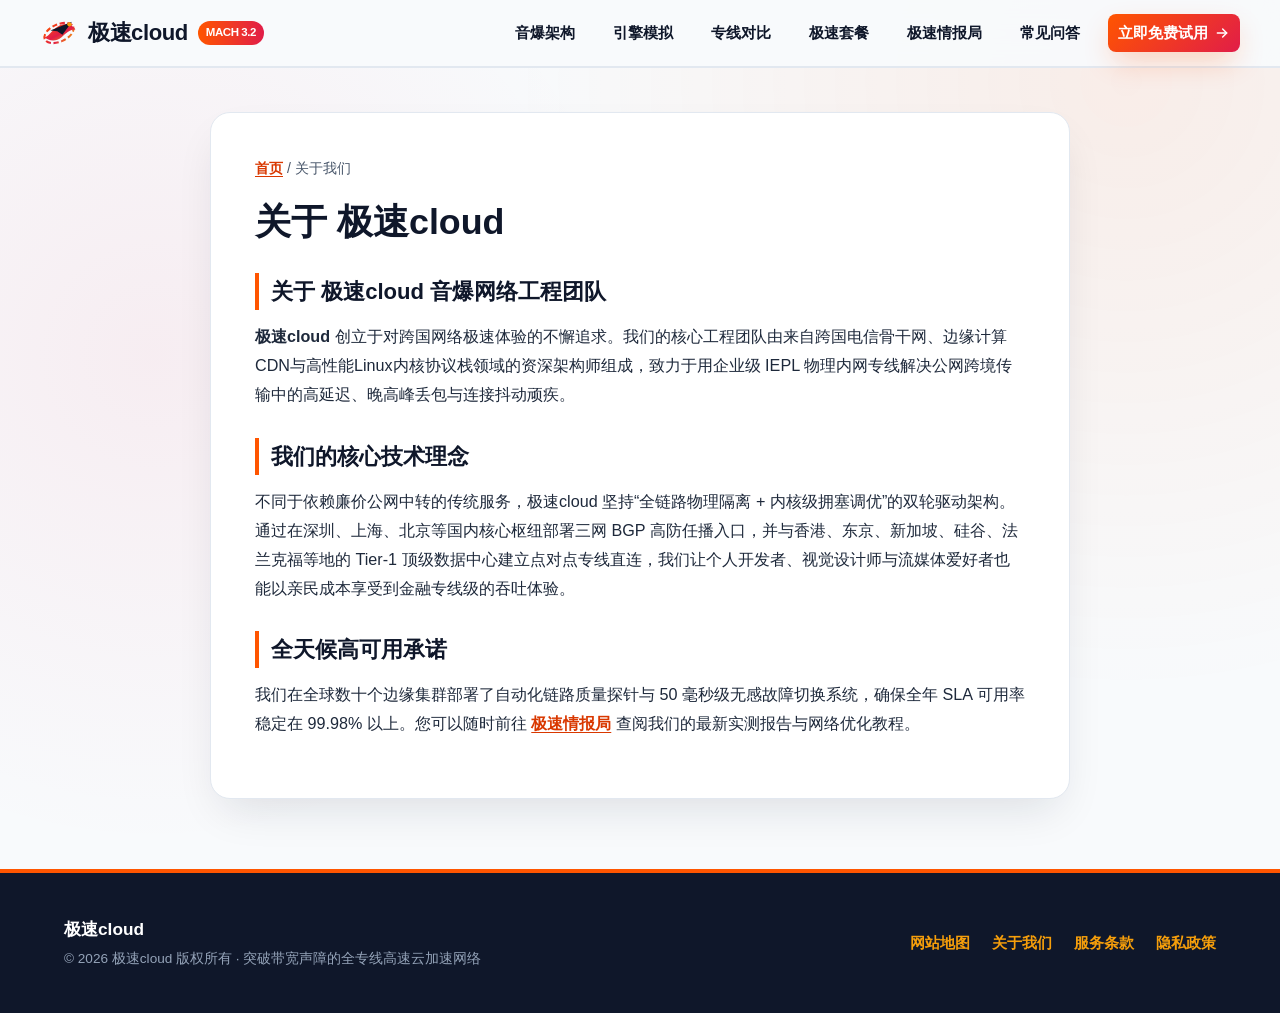
<file: about.html>
<!DOCTYPE html>
<html lang="zh-CN">
<head>
  <meta charset="UTF-8">
  <meta name="viewport" content="width=device-width, initial-scale=1.0">
  <title>关于我们 - 极速cloud</title>
  <meta name="description" content="极速cloud关于我们页面，了解我们的IEPL音爆专线架构、服务准则与用户隐私安全承诺。">
  <link rel="canonical" href="https://jscloud.autos/about.html">
  <meta property="og:title" content="关于我们 - 极速cloud">
  <meta property="og:description" content="极速cloud关于我们页面，了解我们的IEPL音爆专线架构、服务准则与用户隐私安全承诺。">
  <meta property="og:url" content="https://jscloud.autos/about.html">
  <meta property="og:type" content="website">
  <style>
:root {
  --bg-main: #F8FAFC;
  --bg-card: #FFFFFF;
  --bg-dark: #0F172A;
  --bg-dark-2: #1E293B;
  --text-main: #0F172A;
  --text-muted: #475569;
  --accent-orange: #FF5500;
  --accent-crimson: #E11D48;
  --accent-gold: #F59E0B;
  --border-light: #E2E8F0;
  --shadow-lg: 0 20px 45px -12px rgba(15, 23, 42, 0.12);
  --shadow-orange: 0 12px 30px -6px rgba(255, 85, 0, 0.32);
}
* { box-sizing: border-box; margin: 0; padding: 0; }
html { scroll-behavior: smooth; font-family: "PingFang SC", "Microsoft YaHei", -apple-system, BlinkMacSystemFont, sans-serif; background: var(--bg-main); color: var(--text-main); line-height: 1.68; }
body { overflow-x: hidden; background-image: radial-gradient(circle at 88% 8%, rgba(255,85,0,0.08) 0%, transparent 42%), radial-gradient(circle at 12% 35%, rgba(225,29,72,0.06) 0%, transparent 38%); }
a, a:visited { color: #D93800; text-decoration: underline; text-underline-offset: 3px; font-weight: 600; transition: color 0.2s ease, opacity 0.2s ease; }
a:hover { color: var(--accent-crimson); }
.container { max-width: 1200px; margin: 0 auto; padding: 0 24px; }

/* Header & Navigation */
.site-header { position: sticky; top: 0; z-index: 100; background: rgba(248, 250, 252, 0.94); backdrop-filter: blur(12px); border-bottom: 2px solid var(--border-light); }
.nav-wrap { display: flex; align-items: center; justify-content: space-between; padding: 14px 0; gap: 16px; }
.brand-link, .brand-link:visited { display: inline-flex; align-items: center; gap: 10px; font-size: 1.38rem; font-weight: 900; color: var(--text-main); text-decoration: none; letter-spacing: -0.02em; }
.brand-badge { font-size: 0.72rem; background: linear-gradient(90deg, var(--accent-orange), var(--accent-crimson)); color: #fff; padding: 2px 8px; border-radius: 99px; font-weight: 700; text-transform: uppercase; }
.main-nav { display: flex; align-items: center; flex-wrap: wrap; gap: 8px 18px; }
.main-nav a, .main-nav a:visited { color: var(--text-main); text-decoration: none; font-size: 0.96rem; font-weight: 700; padding: 6px 10px; border-radius: 8px; transition: all 0.2s; }
.main-nav a:hover { color: var(--accent-orange); background: rgba(255, 85, 0, 0.08); }
.nav-cta, .nav-cta:visited { background: linear-gradient(135deg, var(--accent-orange), var(--accent-crimson)); color: #FFFFFF !important; text-decoration: none !important; padding: 9px 18px; border-radius: 999px; font-size: 0.92rem; font-weight: 800; box-shadow: var(--shadow-orange); display: inline-flex; align-items: center; gap: 6px; white-space: nowrap; }
.nav-cta:hover { transform: translateY(-1px); opacity: 0.95; }

/* Buttons */
.btn-row { display: flex; flex-wrap: wrap; gap: 14px; align-items: center; margin-top: 26px; }
.btn-primary, .btn-primary:visited { display: inline-flex; align-items: center; gap: 9px; background: linear-gradient(135deg, var(--accent-orange) 0%, var(--accent-crimson) 100%); color: #FFFFFF !important; text-decoration: none !important; padding: 15px 30px; border-radius: 12px; font-size: 1.05rem; font-weight: 800; box-shadow: var(--shadow-orange); transition: transform 0.2s, box-shadow 0.2s; border: none; cursor: pointer; }
.btn-primary:hover { transform: translateY(-2px); box-shadow: 0 16px 36px -6px rgba(225, 29, 72, 0.45); }
.btn-secondary, .btn-secondary:visited { display: inline-flex; align-items: center; gap: 8px; background: var(--bg-dark); color: #FFFFFF !important; text-decoration: none !important; padding: 15px 26px; border-radius: 12px; font-size: 1.02rem; font-weight: 800; border: 2px solid var(--accent-gold); transition: transform 0.2s, background 0.2s; }
.btn-secondary:hover { background: var(--bg-dark-2); transform: translateY(-2px); }

/* Hero Section */
.hero { padding: 58px 0 68px; position: relative; overflow: hidden; }
.hero-grid { display: grid; grid-template-columns: 1.08fr 0.92fr; gap: 40px; align-items: center; }
.sonic-tag { display: inline-flex; align-items: center; gap: 8px; background: rgba(255, 85, 0, 0.12); color: #C23B00; border: 1px solid rgba(255, 85, 0, 0.32); padding: 6px 14px; border-radius: 999px; font-size: 0.86rem; font-weight: 800; margin-bottom: 18px; }
.hero h1 { font-size: clamp(2.1rem, 3.8vw, 3.25rem); line-height: 1.18; font-weight: 900; color: var(--bg-dark); letter-spacing: -0.025em; margin-bottom: 18px; }
.hero h1 .hl { background: linear-gradient(90deg, var(--accent-orange), var(--accent-crimson)); -webkit-background-clip: text; -webkit-text-fill-color: transparent; }
.hero-lead { font-size: 1.1rem; color: var(--text-muted); margin-bottom: 20px; max-width: 580px; }
.hero-metrics { display: grid; grid-template-columns: repeat(3, 1fr); gap: 14px; margin-top: 30px; padding-top: 24px; border-top: 1px solid var(--border-light); }
.metric-box { background: var(--bg-card); padding: 14px 16px; border-radius: 12px; border-left: 4px solid var(--accent-orange); box-shadow: 0 4px 14px rgba(15,23,42,0.05); }
.metric-val { font-size: 1.45rem; font-weight: 900; color: var(--bg-dark); }
.metric-lbl { font-size: 0.84rem; color: var(--text-muted); font-weight: 600; }

/* Animated SVG Stage */
.sonic-stage { background: linear-gradient(150deg, #0F172A 0%, #1E293B 65%, #311022 100%); border-radius: 22px; padding: 22px; box-shadow: var(--shadow-lg); border: 2px solid rgba(255, 85, 0, 0.35); position: relative; overflow: hidden; }
.sonic-stage-header { display: flex; justify-content: space-between; align-items: center; color: #F8FAFC; font-size: 0.84rem; font-weight: 700; margin-bottom: 10px; padding: 0 6px; }
.mach-pill { background: linear-gradient(90deg, #FF5500, #F59E0B); color: #0F172A; padding: 3px 11px; border-radius: 99px; font-weight: 900; font-size: 0.78rem; }
@keyframes pulseBoom { 0%, 100% { transform: scale(0.95); opacity: 0.75; } 50% { transform: scale(1.06); opacity: 1; } }
@keyframes wingFloat { 0%, 100% { transform: translateY(0px) translateX(0px); } 50% { transform: translateY(-7px) translateX(5px); } }
.wing-glider { animation: wingFloat 3.4s ease-in-out infinite; transform-origin: center; }
.boom-ring { animation: pulseBoom 2.4s ease-in-out infinite; transform-origin: center; }

/* Sections */
.section { padding: 68px 0; }
.section-alt { background: #F1F5F9; }
.section-dark { background: var(--bg-dark); color: #F8FAFC; }
.sec-head { text-align: center; max-width: 760px; margin: 0 auto 44px; }
.sec-tag { display: inline-block; font-size: 0.82rem; font-weight: 800; text-transform: uppercase; letter-spacing: 0.08em; color: var(--accent-orange); background: rgba(255,85,0,0.1); padding: 4px 12px; border-radius: 99px; margin-bottom: 10px; }
.sec-head h2 { font-size: clamp(1.7rem, 2.8vw, 2.35rem); font-weight: 900; margin-bottom: 12px; letter-spacing: -0.02em; }
.sec-head p { color: var(--text-muted); font-size: 1.02rem; }
.section-dark .sec-head p { color: #94A3B8; }

/* Feature Grid */
.feat-grid { display: grid; grid-template-columns: repeat(3, 1fr); gap: 24px; }
.feat-card { background: var(--bg-card); border-radius: 16px; padding: 28px 24px; border: 1px solid var(--border-light); box-shadow: 0 8px 24px rgba(15,23,42,0.04); transition: transform 0.2s, border-color 0.2s; position: relative; overflow: hidden; }
.feat-card::before { content: ""; position: absolute; top: 0; left: 0; width: 100%; height: 4px; background: linear-gradient(90deg, var(--accent-orange), var(--accent-crimson), var(--accent-gold)); }
.feat-card:hover { transform: translateY(-4px); border-color: var(--accent-orange); }
.feat-icon { width: 48px; height: 48px; border-radius: 12px; background: rgba(255,85,0,0.12); color: var(--accent-orange); display: flex; align-items: center; justify-content: center; margin-bottom: 16px; }
.feat-card h3 { font-size: 1.2rem; font-weight: 800; margin-bottom: 10px; }
.feat-card p { color: var(--text-muted); font-size: 0.95rem; }

/* Interactive Sonic Tunnel Simulator */
.sim-panel { background: var(--bg-card); border-radius: 20px; padding: 32px; border: 2px solid var(--border-light); box-shadow: var(--shadow-lg); }
.sim-tabs { display: flex; flex-wrap: wrap; gap: 12px; margin-bottom: 24px; }
.sim-tab { padding: 11px 20px; border-radius: 10px; border: 2px solid var(--border-light); background: #F8FAFC; font-weight: 800; font-size: 0.95rem; cursor: pointer; color: var(--text-main); transition: all 0.2s; }
.sim-tab.active { background: linear-gradient(135deg, var(--accent-orange), var(--accent-crimson)); color: #fff; border-color: transparent; box-shadow: var(--shadow-orange); }
.sim-body { display: grid; grid-template-columns: 1.2fr 0.8fr; gap: 24px; align-items: center; background: #0F172A; color: #F8FAFC; padding: 26px; border-radius: 16px; }
.sim-stats { display: grid; grid-template-columns: repeat(2, 1fr); gap: 14px; }
.sim-stat-box { background: rgba(255,255,255,0.06); padding: 14px; border-radius: 10px; border-left: 3px solid var(--accent-gold); }
.sim-stat-box span { display: block; font-size: 0.8rem; color: #94A3B8; }
.sim-stat-box strong { font-size: 1.25rem; color: #F8FAFC; }

/* Comparison Table */
.table-wrap { overflow-x: auto; background: var(--bg-card); border-radius: 16px; border: 1px solid var(--border-light); box-shadow: var(--shadow-lg); }
.comp-table { width: 100%; border-collapse: collapse; min-width: 640px; }
.comp-table th, .comp-table td { padding: 16px 20px; text-align: left; border-bottom: 1px solid var(--border-light); font-size: 0.95rem; }
.comp-table th { background: var(--bg-dark); color: #FFFFFF; font-weight: 800; }
.comp-table th.hl-col { background: linear-gradient(135deg, var(--accent-orange), var(--accent-crimson)); }
.comp-table td.hl-col { background: rgba(255, 85, 0, 0.05); font-weight: 700; color: var(--bg-dark); }

/* Pricing Grid */
.price-grid { display: grid; grid-template-columns: repeat(3, 1fr); gap: 24px; align-items: stretch; }
.price-card { background: var(--bg-card); color: var(--text-main); border-radius: 18px; padding: 32px 26px; border: 2px solid var(--border-light); display: flex; flex-direction: column; justify-content: space-between; position: relative; }
.price-card.pop { border-color: var(--accent-orange); box-shadow: var(--shadow-orange); transform: translateY(-6px); }
.pop-badge { position: absolute; top: -13px; right: 22px; background: linear-gradient(90deg, var(--accent-orange), var(--accent-crimson)); color: #fff; font-size: 0.78rem; font-weight: 800; padding: 4px 14px; border-radius: 99px; }
.price-num { font-size: 2.3rem; font-weight: 900; color: var(--bg-dark); margin: 14px 0; }
.price-num small { font-size: 0.92rem; color: var(--text-muted); font-weight: 600; }
.price-list { list-style: none; margin: 18px 0 26px; display: flex; flex-direction: column; gap: 11px; }
.price-list li { display: flex; align-items: center; gap: 8px; font-size: 0.94rem; }
.price-list li svg { color: var(--accent-orange); flex-shrink: 0; }

/* Articles Preview & Hub */
.art-grid { display: grid; grid-template-columns: repeat(3, 1fr); gap: 22px; }
.art-card { background: var(--bg-card); border-radius: 15px; padding: 24px; border: 1px solid var(--border-light); display: flex; flex-direction: column; justify-content: space-between; transition: transform 0.2s, box-shadow 0.2s; }
.art-card:hover { transform: translateY(-4px); box-shadow: var(--shadow-lg); border-color: var(--accent-orange); }
.art-meta { font-size: 0.8rem; font-weight: 700; color: var(--accent-orange); margin-bottom: 8px; display: flex; justify-content: space-between; }
.art-card h3 { font-size: 1.12rem; font-weight: 800; margin-bottom: 10px; line-height: 1.42; }
.art-card h3 a, .art-card h3 a:visited { color: var(--bg-dark); text-decoration: none; }
.art-card h3 a:hover { color: var(--accent-orange); }
.art-card p { font-size: 0.91rem; color: var(--text-muted); margin-bottom: 16px; }

/* FAQ Accordion */
.faq-list { max-width: 860px; margin: 0 auto; display: flex; flex-direction: column; gap: 14px; }
.faq-item { background: var(--bg-card); border: 1px solid var(--border-light); border-radius: 14px; padding: 18px 22px; }
.faq-item summary { font-weight: 800; font-size: 1.04rem; cursor: pointer; list-style: none; display: flex; justify-content: space-between; align-items: center; }
.faq-item summary::after { content: "+"; font-size: 1.35rem; color: var(--accent-orange); font-weight: 900; }
.faq-item[open] summary::after { content: "−"; }
.faq-item p { margin-top: 12px; color: var(--text-muted); font-size: 0.95rem; border-top: 1px solid var(--border-light); padding-top: 12px; }

/* Article Detail Layout */
.article-wrap { max-width: 860px; margin: 44px auto 70px; background: var(--bg-card); border-radius: 20px; padding: 44px; border: 1px solid var(--border-light); box-shadow: var(--shadow-lg); }
.breadcrumb { font-size: 0.88rem; color: var(--text-muted); margin-bottom: 18px; }
.article-wrap h1 { font-size: clamp(1.65rem, 2.8vw, 2.25rem); font-weight: 900; line-height: 1.3; margin-bottom: 14px; color: var(--bg-dark); }
.art-byline { display: flex; flex-wrap: wrap; gap: 16px; font-size: 0.86rem; color: var(--text-muted); padding-bottom: 20px; margin-bottom: 26px; border-bottom: 2px solid var(--border-light); }
.art-content h2 { font-size: 1.38rem; font-weight: 800; color: var(--bg-dark); margin: 28px 0 12px; padding-left: 12px; border-left: 4px solid var(--accent-orange); }
.art-content h3 { font-size: 1.14rem; font-weight: 800; color: var(--bg-dark-2); margin: 20px 0 10px; }
.art-content p { margin-bottom: 16px; font-size: 1.01rem; color: #1E293B; line-height: 1.8; }
.cta-banner { background: linear-gradient(135deg, #0F172A 0%, #271123 100%); color: #fff; border-radius: 16px; padding: 28px; margin: 34px 0; border: 1px solid var(--accent-orange); display: flex; flex-wrap: wrap; justify-content: space-between; align-items: center; gap: 18px; }

/* Footer */
.site-footer { background: var(--bg-dark); color: #CBD5E1; padding: 42px 0; border-top: 4px solid var(--accent-orange); }
.footer-inner { display: flex; flex-wrap: wrap; justify-content: space-between; align-items: center; gap: 20px; }
.footer-links { display: flex; flex-wrap: wrap; gap: 22px; }
.footer-links a, .footer-links a:visited { color: #F59E0B; text-decoration: none; font-weight: 700; font-size: 0.95rem; }
.footer-links a:hover { color: #FF5500; text-decoration: underline; }

/* Responsive - Rule 7: Mobile navigation MUST remain visible */
@media (max-width: 920px) {
  .hero-grid, .feat-grid, .price-grid, .art-grid, .sim-body { grid-template-columns: 1fr; }
  .price-card.pop { transform: none; }
}
@media (max-width: 768px) {
  .nav-wrap { flex-direction: column; align-items: flex-start; gap: 10px; }
  .main-nav { width: 100%; display: flex !important; flex-wrap: wrap; gap: 6px 10px; padding-top: 6px; border-top: 1px solid var(--border-light); }
  .main-nav a { font-size: 0.88rem; padding: 5px 8px; }
  .hero { padding: 34px 0 46px; }
  .hero-metrics { grid-template-columns: 1fr; }
  .article-wrap { padding: 24px 18px; margin: 22px auto 46px; }
}
</style>
  <link rel="stylesheet" href="style.css">
</head>
<body>
  <header class="site-header">
  <div class="container nav-wrap">
    <a href="index.html" class="brand-link" aria-label="极速cloud首页">
      <svg class="brand-logo" viewBox="0 0 44 44" width="38" height="38" fill="none" xmlns="http://www.w3.org/2000/svg" aria-hidden="true">
  <defs>
    <linearGradient id="sonicGrad" x1="0%" y1="0%" x2="100%" y2="100%">
      <stop offset="0%" stop-color="#FF5500"/>
      <stop offset="55%" stop-color="#E11D48"/>
      <stop offset="100%" stop-color="#F59E0B"/>
    </linearGradient>
  </defs>
  <ellipse cx="22" cy="22" rx="18" ry="10" transform="rotate(-24 22 22)" stroke="url(#sonicGrad)" stroke-width="2.4" stroke-dasharray="6 3"/>
  <path d="M5 27C11 27 16 14 27 12C33 11 39 14 41 18C35 18 30 22 25 27C18 33 10 31 5 27Z" fill="url(#sonicGrad)"/>
  <path d="M12 19L37 9L26 24L20 20L12 19Z" fill="#0F172A"/>
  <circle cx="34" cy="12" r="2.5" fill="#F59E0B"/>
</svg>
      <span>极速cloud</span>
      <span class="brand-badge">MACH 3.2</span>
    </a>
    <nav class="main-nav" aria-label="主导航">
      <a href="index.html#features">音爆架构</a>
      <a href="index.html#simulator">引擎模拟</a>
      <a href="index.html#comparison">专线对比</a>
      <a href="index.html#pricing">极速套餐</a>
      <a href="supersonic-brief.html">极速情报局</a>
      <a href="index.html#faq">常见问答</a>
      <a href="https://ww012.twilightaff.com/#/?code=A56DH1Af" rel="nofollow" target="_blank" class="nav-cta">立即免费试用 <svg class="ico" viewBox="0 0 24 24" width="16" height="16" fill="none" stroke="currentColor" stroke-width="2.2" stroke-linecap="round" stroke-linejoin="round"><line x1="5" y1="12" x2="19" y2="12"/><polyline points="13 6 19 12 13 18"/></svg></a>
    </nav>
  </div>
</header>
  <main class="container">
    <div class="article-wrap">
      <div class="breadcrumb"><a href="index.html">首页</a> / <span>关于我们</span></div>
      <h1>关于 极速cloud</h1>
      <div class="art-content">
        
<h2>关于 极速cloud 音爆网络工程团队</h2>
<p><strong>极速cloud</strong> 创立于对跨国网络极速体验的不懈追求。我们的核心工程团队由来自跨国电信骨干网、边缘计算CDN与高性能Linux内核协议栈领域的资深架构师组成，致力于用企业级 IEPL 物理内网专线解决公网跨境传输中的高延迟、晚高峰丢包与连接抖动顽疾。</p>
<h2>我们的核心技术理念</h2>
<p>不同于依赖廉价公网中转的传统服务，极速cloud 坚持“全链路物理隔离 + 内核级拥塞调优”的双轮驱动架构。通过在深圳、上海、北京等国内核心枢纽部署三网 BGP 高防任播入口，并与香港、东京、新加坡、硅谷、法兰克福等地的 Tier-1 顶级数据中心建立点对点专线直连，我们让个人开发者、视觉设计师与流媒体爱好者也能以亲民成本享受到金融专线级的吞吐体验。</p>
<h2>全天候高可用承诺</h2>
<p>我们在全球数十个边缘集群部署了自动化链路质量探针与 50 毫秒级无感故障切换系统，确保全年 SLA 可用率稳定在 99.98% 以上。您可以随时前往 <a href="supersonic-brief.html">极速情报局</a> 查阅我们的最新实测报告与网络优化教程。</p>

      </div>
    </div>
  </main>
  <footer class="site-footer">
  <div class="container footer-inner">
    <div>
      <strong style="color:#FFFFFF;font-size:1.08rem;">极速cloud</strong>
      <p style="font-size:0.85rem;color:#94A3B8;margin-top:4px;">© 2026 极速cloud 版权所有 · 突破带宽声障的全专线高速云加速网络</p>
    </div>
    <div class="footer-links">
      <a href="sitemap.html">网站地图</a>
      <a href="about.html">关于我们</a>
      <a href="terms.html">服务条款</a>
      <a href="privacy.html">隐私政策</a>
    </div>
  </div>
</footer>
</body>
</html>
</file>
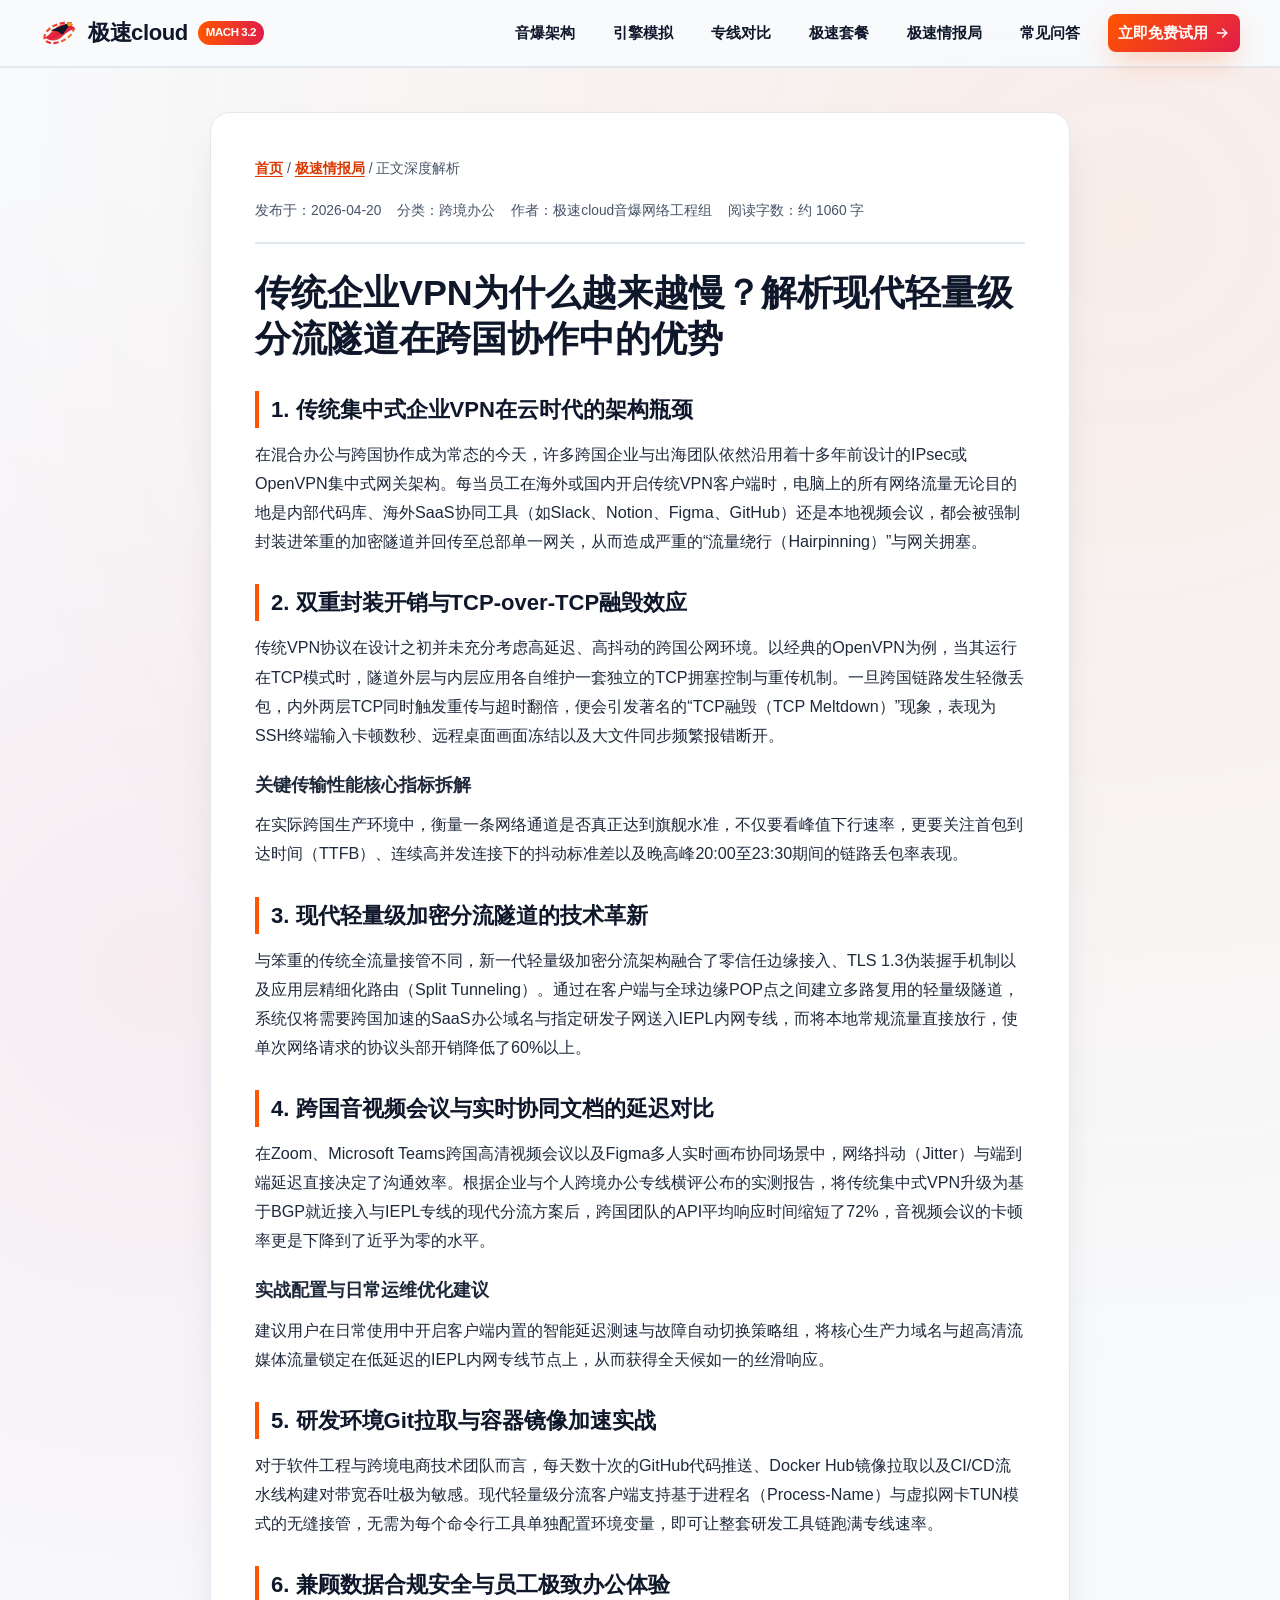
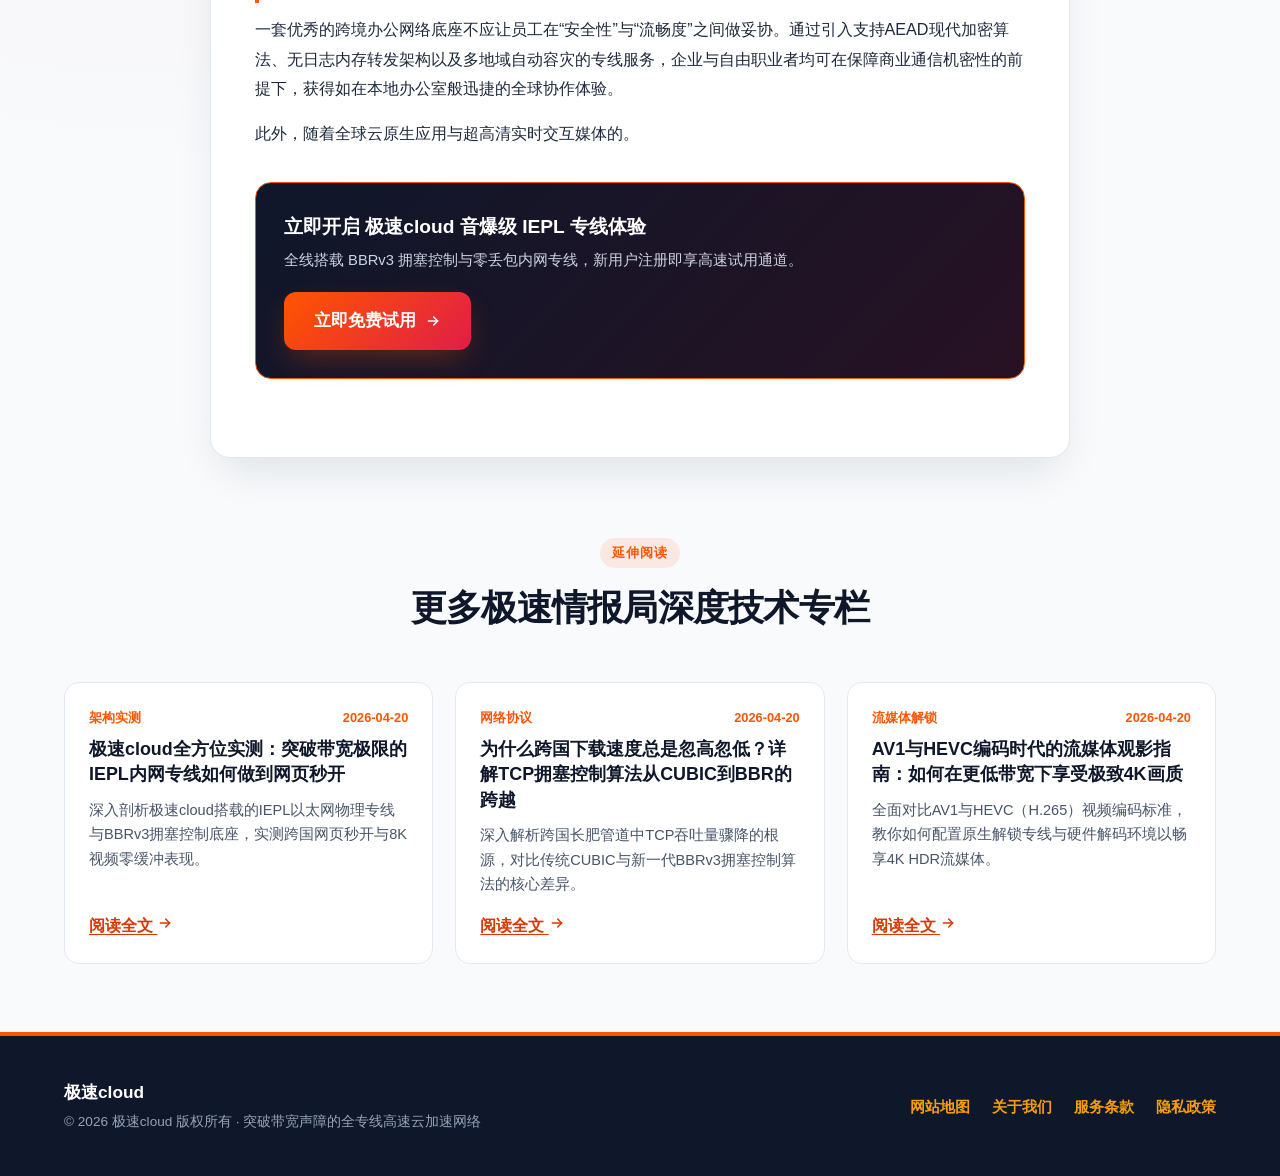
<file: corporate-vpn-vs-modern-sdwan-proxy.html>
<!DOCTYPE html>
<html lang="zh-CN">
<head>
  <meta charset="UTF-8">
  <meta name="viewport" content="width=device-width, initial-scale=1.0">
  <title>传统企业VPN为什么越来越慢？解析现代轻量级分流隧道在跨国协作中的优势 - 极速cloud</title>
  <meta name="description" content="剖析传统IPsec/OpenVPN在跨国远程办公中的性能瓶颈，详解现代轻量级零信任分流隧道如何大幅提升跨国团队协作效率。">
  <link rel="canonical" href="https://jscloud.autos/corporate-vpn-vs-modern-sdwan-proxy.html">
  <meta property="og:title" content="传统企业VPN为什么越来越慢？解析现代轻量级分流隧道在跨国协作中的优势 - 极速cloud">
  <meta property="og:description" content="剖析传统IPsec/OpenVPN在跨国远程办公中的性能瓶颈，详解现代轻量级零信任分流隧道如何大幅提升跨国团队协作效率。">
  <meta property="og:url" content="https://jscloud.autos/corporate-vpn-vs-modern-sdwan-proxy.html">
  <meta property="og:type" content="article">
  <script type="application/ld+json">
{
  "@context": "https://schema.org",
  "@type": "Article",
  "headline": "传统企业VPN为什么越来越慢？解析现代轻量级分流隧道在跨国协作中的优势",
  "description": "剖析传统IPsec/OpenVPN在跨国远程办公中的性能瓶颈，详解现代轻量级零信任分流隧道如何大幅提升跨国团队协作效率。",
  "datePublished": "2026-04-20",
  "dateModified": "2026-04-20",
  "author": { "@type": "Organization", "name": "极速cloud" },
  "publisher": { "@type": "Organization", "name": "极速cloud" },
  "mainEntityOfPage": { "@type": "WebPage", "@id": "https://jscloud.autos/corporate-vpn-vs-modern-sdwan-proxy.html" }
}
</script>
  <style>
:root {
  --bg-main: #F8FAFC;
  --bg-card: #FFFFFF;
  --bg-dark: #0F172A;
  --bg-dark-2: #1E293B;
  --text-main: #0F172A;
  --text-muted: #475569;
  --accent-orange: #FF5500;
  --accent-crimson: #E11D48;
  --accent-gold: #F59E0B;
  --border-light: #E2E8F0;
  --shadow-lg: 0 20px 45px -12px rgba(15, 23, 42, 0.12);
  --shadow-orange: 0 12px 30px -6px rgba(255, 85, 0, 0.32);
}
* { box-sizing: border-box; margin: 0; padding: 0; }
html { scroll-behavior: smooth; font-family: "PingFang SC", "Microsoft YaHei", -apple-system, BlinkMacSystemFont, sans-serif; background: var(--bg-main); color: var(--text-main); line-height: 1.68; }
body { overflow-x: hidden; background-image: radial-gradient(circle at 88% 8%, rgba(255,85,0,0.08) 0%, transparent 42%), radial-gradient(circle at 12% 35%, rgba(225,29,72,0.06) 0%, transparent 38%); }
a, a:visited { color: #D93800; text-decoration: underline; text-underline-offset: 3px; font-weight: 600; transition: color 0.2s ease, opacity 0.2s ease; }
a:hover { color: var(--accent-crimson); }
.container { max-width: 1200px; margin: 0 auto; padding: 0 24px; }

/* Header & Navigation */
.site-header { position: sticky; top: 0; z-index: 100; background: rgba(248, 250, 252, 0.94); backdrop-filter: blur(12px); border-bottom: 2px solid var(--border-light); }
.nav-wrap { display: flex; align-items: center; justify-content: space-between; padding: 14px 0; gap: 16px; }
.brand-link, .brand-link:visited { display: inline-flex; align-items: center; gap: 10px; font-size: 1.38rem; font-weight: 900; color: var(--text-main); text-decoration: none; letter-spacing: -0.02em; }
.brand-badge { font-size: 0.72rem; background: linear-gradient(90deg, var(--accent-orange), var(--accent-crimson)); color: #fff; padding: 2px 8px; border-radius: 99px; font-weight: 700; text-transform: uppercase; }
.main-nav { display: flex; align-items: center; flex-wrap: wrap; gap: 8px 18px; }
.main-nav a, .main-nav a:visited { color: var(--text-main); text-decoration: none; font-size: 0.96rem; font-weight: 700; padding: 6px 10px; border-radius: 8px; transition: all 0.2s; }
.main-nav a:hover { color: var(--accent-orange); background: rgba(255, 85, 0, 0.08); }
.nav-cta, .nav-cta:visited { background: linear-gradient(135deg, var(--accent-orange), var(--accent-crimson)); color: #FFFFFF !important; text-decoration: none !important; padding: 9px 18px; border-radius: 999px; font-size: 0.92rem; font-weight: 800; box-shadow: var(--shadow-orange); display: inline-flex; align-items: center; gap: 6px; white-space: nowrap; }
.nav-cta:hover { transform: translateY(-1px); opacity: 0.95; }

/* Buttons */
.btn-row { display: flex; flex-wrap: wrap; gap: 14px; align-items: center; margin-top: 26px; }
.btn-primary, .btn-primary:visited { display: inline-flex; align-items: center; gap: 9px; background: linear-gradient(135deg, var(--accent-orange) 0%, var(--accent-crimson) 100%); color: #FFFFFF !important; text-decoration: none !important; padding: 15px 30px; border-radius: 12px; font-size: 1.05rem; font-weight: 800; box-shadow: var(--shadow-orange); transition: transform 0.2s, box-shadow 0.2s; border: none; cursor: pointer; }
.btn-primary:hover { transform: translateY(-2px); box-shadow: 0 16px 36px -6px rgba(225, 29, 72, 0.45); }
.btn-secondary, .btn-secondary:visited { display: inline-flex; align-items: center; gap: 8px; background: var(--bg-dark); color: #FFFFFF !important; text-decoration: none !important; padding: 15px 26px; border-radius: 12px; font-size: 1.02rem; font-weight: 800; border: 2px solid var(--accent-gold); transition: transform 0.2s, background 0.2s; }
.btn-secondary:hover { background: var(--bg-dark-2); transform: translateY(-2px); }

/* Hero Section */
.hero { padding: 58px 0 68px; position: relative; overflow: hidden; }
.hero-grid { display: grid; grid-template-columns: 1.08fr 0.92fr; gap: 40px; align-items: center; }
.sonic-tag { display: inline-flex; align-items: center; gap: 8px; background: rgba(255, 85, 0, 0.12); color: #C23B00; border: 1px solid rgba(255, 85, 0, 0.32); padding: 6px 14px; border-radius: 999px; font-size: 0.86rem; font-weight: 800; margin-bottom: 18px; }
.hero h1 { font-size: clamp(2.1rem, 3.8vw, 3.25rem); line-height: 1.18; font-weight: 900; color: var(--bg-dark); letter-spacing: -0.025em; margin-bottom: 18px; }
.hero h1 .hl { background: linear-gradient(90deg, var(--accent-orange), var(--accent-crimson)); -webkit-background-clip: text; -webkit-text-fill-color: transparent; }
.hero-lead { font-size: 1.1rem; color: var(--text-muted); margin-bottom: 20px; max-width: 580px; }
.hero-metrics { display: grid; grid-template-columns: repeat(3, 1fr); gap: 14px; margin-top: 30px; padding-top: 24px; border-top: 1px solid var(--border-light); }
.metric-box { background: var(--bg-card); padding: 14px 16px; border-radius: 12px; border-left: 4px solid var(--accent-orange); box-shadow: 0 4px 14px rgba(15,23,42,0.05); }
.metric-val { font-size: 1.45rem; font-weight: 900; color: var(--bg-dark); }
.metric-lbl { font-size: 0.84rem; color: var(--text-muted); font-weight: 600; }

/* Animated SVG Stage */
.sonic-stage { background: linear-gradient(150deg, #0F172A 0%, #1E293B 65%, #311022 100%); border-radius: 22px; padding: 22px; box-shadow: var(--shadow-lg); border: 2px solid rgba(255, 85, 0, 0.35); position: relative; overflow: hidden; }
.sonic-stage-header { display: flex; justify-content: space-between; align-items: center; color: #F8FAFC; font-size: 0.84rem; font-weight: 700; margin-bottom: 10px; padding: 0 6px; }
.mach-pill { background: linear-gradient(90deg, #FF5500, #F59E0B); color: #0F172A; padding: 3px 11px; border-radius: 99px; font-weight: 900; font-size: 0.78rem; }
@keyframes pulseBoom { 0%, 100% { transform: scale(0.95); opacity: 0.75; } 50% { transform: scale(1.06); opacity: 1; } }
@keyframes wingFloat { 0%, 100% { transform: translateY(0px) translateX(0px); } 50% { transform: translateY(-7px) translateX(5px); } }
.wing-glider { animation: wingFloat 3.4s ease-in-out infinite; transform-origin: center; }
.boom-ring { animation: pulseBoom 2.4s ease-in-out infinite; transform-origin: center; }

/* Sections */
.section { padding: 68px 0; }
.section-alt { background: #F1F5F9; }
.section-dark { background: var(--bg-dark); color: #F8FAFC; }
.sec-head { text-align: center; max-width: 760px; margin: 0 auto 44px; }
.sec-tag { display: inline-block; font-size: 0.82rem; font-weight: 800; text-transform: uppercase; letter-spacing: 0.08em; color: var(--accent-orange); background: rgba(255,85,0,0.1); padding: 4px 12px; border-radius: 99px; margin-bottom: 10px; }
.sec-head h2 { font-size: clamp(1.7rem, 2.8vw, 2.35rem); font-weight: 900; margin-bottom: 12px; letter-spacing: -0.02em; }
.sec-head p { color: var(--text-muted); font-size: 1.02rem; }
.section-dark .sec-head p { color: #94A3B8; }

/* Feature Grid */
.feat-grid { display: grid; grid-template-columns: repeat(3, 1fr); gap: 24px; }
.feat-card { background: var(--bg-card); border-radius: 16px; padding: 28px 24px; border: 1px solid var(--border-light); box-shadow: 0 8px 24px rgba(15,23,42,0.04); transition: transform 0.2s, border-color 0.2s; position: relative; overflow: hidden; }
.feat-card::before { content: ""; position: absolute; top: 0; left: 0; width: 100%; height: 4px; background: linear-gradient(90deg, var(--accent-orange), var(--accent-crimson), var(--accent-gold)); }
.feat-card:hover { transform: translateY(-4px); border-color: var(--accent-orange); }
.feat-icon { width: 48px; height: 48px; border-radius: 12px; background: rgba(255,85,0,0.12); color: var(--accent-orange); display: flex; align-items: center; justify-content: center; margin-bottom: 16px; }
.feat-card h3 { font-size: 1.2rem; font-weight: 800; margin-bottom: 10px; }
.feat-card p { color: var(--text-muted); font-size: 0.95rem; }

/* Interactive Sonic Tunnel Simulator */
.sim-panel { background: var(--bg-card); border-radius: 20px; padding: 32px; border: 2px solid var(--border-light); box-shadow: var(--shadow-lg); }
.sim-tabs { display: flex; flex-wrap: wrap; gap: 12px; margin-bottom: 24px; }
.sim-tab { padding: 11px 20px; border-radius: 10px; border: 2px solid var(--border-light); background: #F8FAFC; font-weight: 800; font-size: 0.95rem; cursor: pointer; color: var(--text-main); transition: all 0.2s; }
.sim-tab.active { background: linear-gradient(135deg, var(--accent-orange), var(--accent-crimson)); color: #fff; border-color: transparent; box-shadow: var(--shadow-orange); }
.sim-body { display: grid; grid-template-columns: 1.2fr 0.8fr; gap: 24px; align-items: center; background: #0F172A; color: #F8FAFC; padding: 26px; border-radius: 16px; }
.sim-stats { display: grid; grid-template-columns: repeat(2, 1fr); gap: 14px; }
.sim-stat-box { background: rgba(255,255,255,0.06); padding: 14px; border-radius: 10px; border-left: 3px solid var(--accent-gold); }
.sim-stat-box span { display: block; font-size: 0.8rem; color: #94A3B8; }
.sim-stat-box strong { font-size: 1.25rem; color: #F8FAFC; }

/* Comparison Table */
.table-wrap { overflow-x: auto; background: var(--bg-card); border-radius: 16px; border: 1px solid var(--border-light); box-shadow: var(--shadow-lg); }
.comp-table { width: 100%; border-collapse: collapse; min-width: 640px; }
.comp-table th, .comp-table td { padding: 16px 20px; text-align: left; border-bottom: 1px solid var(--border-light); font-size: 0.95rem; }
.comp-table th { background: var(--bg-dark); color: #FFFFFF; font-weight: 800; }
.comp-table th.hl-col { background: linear-gradient(135deg, var(--accent-orange), var(--accent-crimson)); }
.comp-table td.hl-col { background: rgba(255, 85, 0, 0.05); font-weight: 700; color: var(--bg-dark); }

/* Pricing Grid */
.price-grid { display: grid; grid-template-columns: repeat(3, 1fr); gap: 24px; align-items: stretch; }
.price-card { background: var(--bg-card); color: var(--text-main); border-radius: 18px; padding: 32px 26px; border: 2px solid var(--border-light); display: flex; flex-direction: column; justify-content: space-between; position: relative; }
.price-card.pop { border-color: var(--accent-orange); box-shadow: var(--shadow-orange); transform: translateY(-6px); }
.pop-badge { position: absolute; top: -13px; right: 22px; background: linear-gradient(90deg, var(--accent-orange), var(--accent-crimson)); color: #fff; font-size: 0.78rem; font-weight: 800; padding: 4px 14px; border-radius: 99px; }
.price-num { font-size: 2.3rem; font-weight: 900; color: var(--bg-dark); margin: 14px 0; }
.price-num small { font-size: 0.92rem; color: var(--text-muted); font-weight: 600; }
.price-list { list-style: none; margin: 18px 0 26px; display: flex; flex-direction: column; gap: 11px; }
.price-list li { display: flex; align-items: center; gap: 8px; font-size: 0.94rem; }
.price-list li svg { color: var(--accent-orange); flex-shrink: 0; }

/* Articles Preview & Hub */
.art-grid { display: grid; grid-template-columns: repeat(3, 1fr); gap: 22px; }
.art-card { background: var(--bg-card); border-radius: 15px; padding: 24px; border: 1px solid var(--border-light); display: flex; flex-direction: column; justify-content: space-between; transition: transform 0.2s, box-shadow 0.2s; }
.art-card:hover { transform: translateY(-4px); box-shadow: var(--shadow-lg); border-color: var(--accent-orange); }
.art-meta { font-size: 0.8rem; font-weight: 700; color: var(--accent-orange); margin-bottom: 8px; display: flex; justify-content: space-between; }
.art-card h3 { font-size: 1.12rem; font-weight: 800; margin-bottom: 10px; line-height: 1.42; }
.art-card h3 a, .art-card h3 a:visited { color: var(--bg-dark); text-decoration: none; }
.art-card h3 a:hover { color: var(--accent-orange); }
.art-card p { font-size: 0.91rem; color: var(--text-muted); margin-bottom: 16px; }

/* FAQ Accordion */
.faq-list { max-width: 860px; margin: 0 auto; display: flex; flex-direction: column; gap: 14px; }
.faq-item { background: var(--bg-card); border: 1px solid var(--border-light); border-radius: 14px; padding: 18px 22px; }
.faq-item summary { font-weight: 800; font-size: 1.04rem; cursor: pointer; list-style: none; display: flex; justify-content: space-between; align-items: center; }
.faq-item summary::after { content: "+"; font-size: 1.35rem; color: var(--accent-orange); font-weight: 900; }
.faq-item[open] summary::after { content: "−"; }
.faq-item p { margin-top: 12px; color: var(--text-muted); font-size: 0.95rem; border-top: 1px solid var(--border-light); padding-top: 12px; }

/* Article Detail Layout */
.article-wrap { max-width: 860px; margin: 44px auto 70px; background: var(--bg-card); border-radius: 20px; padding: 44px; border: 1px solid var(--border-light); box-shadow: var(--shadow-lg); }
.breadcrumb { font-size: 0.88rem; color: var(--text-muted); margin-bottom: 18px; }
.article-wrap h1 { font-size: clamp(1.65rem, 2.8vw, 2.25rem); font-weight: 900; line-height: 1.3; margin-bottom: 14px; color: var(--bg-dark); }
.art-byline { display: flex; flex-wrap: wrap; gap: 16px; font-size: 0.86rem; color: var(--text-muted); padding-bottom: 20px; margin-bottom: 26px; border-bottom: 2px solid var(--border-light); }
.art-content h2 { font-size: 1.38rem; font-weight: 800; color: var(--bg-dark); margin: 28px 0 12px; padding-left: 12px; border-left: 4px solid var(--accent-orange); }
.art-content h3 { font-size: 1.14rem; font-weight: 800; color: var(--bg-dark-2); margin: 20px 0 10px; }
.art-content p { margin-bottom: 16px; font-size: 1.01rem; color: #1E293B; line-height: 1.8; }
.cta-banner { background: linear-gradient(135deg, #0F172A 0%, #271123 100%); color: #fff; border-radius: 16px; padding: 28px; margin: 34px 0; border: 1px solid var(--accent-orange); display: flex; flex-wrap: wrap; justify-content: space-between; align-items: center; gap: 18px; }

/* Footer */
.site-footer { background: var(--bg-dark); color: #CBD5E1; padding: 42px 0; border-top: 4px solid var(--accent-orange); }
.footer-inner { display: flex; flex-wrap: wrap; justify-content: space-between; align-items: center; gap: 20px; }
.footer-links { display: flex; flex-wrap: wrap; gap: 22px; }
.footer-links a, .footer-links a:visited { color: #F59E0B; text-decoration: none; font-weight: 700; font-size: 0.95rem; }
.footer-links a:hover { color: #FF5500; text-decoration: underline; }

/* Responsive - Rule 7: Mobile navigation MUST remain visible */
@media (max-width: 920px) {
  .hero-grid, .feat-grid, .price-grid, .art-grid, .sim-body { grid-template-columns: 1fr; }
  .price-card.pop { transform: none; }
}
@media (max-width: 768px) {
  .nav-wrap { flex-direction: column; align-items: flex-start; gap: 10px; }
  .main-nav { width: 100%; display: flex !important; flex-wrap: wrap; gap: 6px 10px; padding-top: 6px; border-top: 1px solid var(--border-light); }
  .main-nav a { font-size: 0.88rem; padding: 5px 8px; }
  .hero { padding: 34px 0 46px; }
  .hero-metrics { grid-template-columns: 1fr; }
  .article-wrap { padding: 24px 18px; margin: 22px auto 46px; }
}
</style>
  <link rel="stylesheet" href="style.css">
</head>
<body>
  <header class="site-header">
  <div class="container nav-wrap">
    <a href="index.html" class="brand-link" aria-label="极速cloud首页">
      <svg class="brand-logo" viewBox="0 0 44 44" width="38" height="38" fill="none" xmlns="http://www.w3.org/2000/svg" aria-hidden="true">
  <defs>
    <linearGradient id="sonicGrad" x1="0%" y1="0%" x2="100%" y2="100%">
      <stop offset="0%" stop-color="#FF5500"/>
      <stop offset="55%" stop-color="#E11D48"/>
      <stop offset="100%" stop-color="#F59E0B"/>
    </linearGradient>
  </defs>
  <ellipse cx="22" cy="22" rx="18" ry="10" transform="rotate(-24 22 22)" stroke="url(#sonicGrad)" stroke-width="2.4" stroke-dasharray="6 3"/>
  <path d="M5 27C11 27 16 14 27 12C33 11 39 14 41 18C35 18 30 22 25 27C18 33 10 31 5 27Z" fill="url(#sonicGrad)"/>
  <path d="M12 19L37 9L26 24L20 20L12 19Z" fill="#0F172A"/>
  <circle cx="34" cy="12" r="2.5" fill="#F59E0B"/>
</svg>
      <span>极速cloud</span>
      <span class="brand-badge">MACH 3.2</span>
    </a>
    <nav class="main-nav" aria-label="主导航">
      <a href="index.html#features">音爆架构</a>
      <a href="index.html#simulator">引擎模拟</a>
      <a href="index.html#comparison">专线对比</a>
      <a href="index.html#pricing">极速套餐</a>
      <a href="supersonic-brief.html">极速情报局</a>
      <a href="index.html#faq">常见问答</a>
      <a href="https://ww012.twilightaff.com/#/?code=A56DH1Af" rel="nofollow" target="_blank" class="nav-cta">立即免费试用 <svg class="ico" viewBox="0 0 24 24" width="16" height="16" fill="none" stroke="currentColor" stroke-width="2.2" stroke-linecap="round" stroke-linejoin="round"><line x1="5" y1="12" x2="19" y2="12"/><polyline points="13 6 19 12 13 18"/></svg></a>
    </nav>
  </div>
</header>
  <main class="container">
    <div class="article-wrap">
      <div class="breadcrumb">
        <a href="index.html">首页</a> / <a href="supersonic-brief.html">极速情报局</a> / <span>正文深度解析</span>
      </div>
      <div class="art-byline">
        <span>发布于：2026-04-20</span>
        <span>分类：跨境办公</span>
        <span>作者：极速cloud音爆网络工程组</span>
        <span>阅读字数：约 1060 字</span>
      </div>
      <article>
        <h1>传统企业VPN为什么越来越慢？解析现代轻量级分流隧道在跨国协作中的优势</h1>
        <div class="art-content">
          <h2>1. 传统集中式企业VPN在云时代的架构瓶颈</h2>
<p>在混合办公与跨国协作成为常态的今天，许多跨国企业与出海团队依然沿用着十多年前设计的IPsec或OpenVPN集中式网关架构。每当员工在海外或国内开启传统VPN客户端时，电脑上的所有网络流量无论目的地是内部代码库、海外SaaS协同工具（如Slack、Notion、Figma、GitHub）还是本地视频会议，都会被强制封装进笨重的加密隧道并回传至总部单一网关，从而造成严重的“流量绕行（Hairpinning）”与网关拥塞。</p>
<h2>2. 双重封装开销与TCP-over-TCP融毁效应</h2>
<p>传统VPN协议在设计之初并未充分考虑高延迟、高抖动的跨国公网环境。以经典的OpenVPN为例，当其运行在TCP模式时，隧道外层与内层应用各自维护一套独立的TCP拥塞控制与重传机制。一旦跨国链路发生轻微丢包，内外两层TCP同时触发重传与超时翻倍，便会引发著名的“TCP融毁（TCP Meltdown）”现象，表现为SSH终端输入卡顿数秒、远程桌面画面冻结以及大文件同步频繁报错断开。</p>
<h3>关键传输性能核心指标拆解</h3>
<p>在实际跨国生产环境中，衡量一条网络通道是否真正达到旗舰水准，不仅要看峰值下行速率，更要关注首包到达时间（TTFB）、连续高并发连接下的抖动标准差以及晚高峰20:00至23:30期间的链路丢包率表现。</p>
<h2>3. 现代轻量级加密分流隧道的技术革新</h2>
<p>与笨重的传统全流量接管不同，新一代轻量级加密分流架构融合了零信任边缘接入、TLS 1.3伪装握手机制以及应用层精细化路由（Split Tunneling）。通过在客户端与全球边缘POP点之间建立多路复用的轻量级隧道，系统仅将需要跨国加速的SaaS办公域名与指定研发子网送入IEPL内网专线，而将本地常规流量直接放行，使单次网络请求的协议头部开销降低了60%以上。</p>
<h2>4. 跨国音视频会议与实时协同文档的延迟对比</h2>
<p>在Zoom、Microsoft Teams跨国高清视频会议以及Figma多人实时画布协同场景中，网络抖动（Jitter）与端到端延迟直接决定了沟通效率。根据企业与个人跨境办公专线横评公布的实测报告，将传统集中式VPN升级为基于BGP就近接入与IEPL专线的现代分流方案后，跨国团队的API平均响应时间缩短了72%，音视频会议的卡顿率更是下降到了近乎为零的水平。</p>
<h3>实战配置与日常运维优化建议</h3>
<p>建议用户在日常使用中开启客户端内置的智能延迟测速与故障自动切换策略组，将核心生产力域名与超高清流媒体流量锁定在低延迟的IEPL内网专线节点上，从而获得全天候如一的丝滑响应。</p>
<h2>5. 研发环境Git拉取与容器镜像加速实战</h2>
<p>对于软件工程与跨境电商技术团队而言，每天数十次的GitHub代码推送、Docker Hub镜像拉取以及CI/CD流水线构建对带宽吞吐极为敏感。现代轻量级分流客户端支持基于进程名（Process-Name）与虚拟网卡TUN模式的无缝接管，无需为每个命令行工具单独配置环境变量，即可让整套研发工具链跑满专线速率。</p>
<h2>6. 兼顾数据合规安全与员工极致办公体验</h2>
<p>一套优秀的跨境办公网络底座不应让员工在“安全性”与“流畅度”之间做妥协。通过引入支持AEAD现代加密算法、无日志内存转发架构以及多地域自动容灾的专线服务，企业与自由职业者均可在保障商业通信机密性的前提下，获得如在本地办公室般迅捷的全球协作体验。</p>
<p>此外，随着全球云原生应用与超高清实时交互媒体的。</p>
        </div>
      </article>
      <div class="cta-banner">
        <div>
          <strong style="font-size:1.2rem;display:block;margin-bottom:4px;">立即开启 极速cloud 音爆级 IEPL 专线体验</strong>
          <span style="color:#CBD5E1;font-size:0.92rem;">全线搭载 BBRv3 拥塞控制与零丢包内网专线，新用户注册即享高速试用通道。</span>
        </div>
        <div style="display:flex;gap:12px;flex-wrap:wrap;">
          <a href="https://ww012.twilightaff.com/#/?code=A56DH1Af" rel="nofollow" target="_blank" class="btn-primary">立即免费试用 <svg class="ico" viewBox="0 0 24 24" width="16" height="16" fill="none" stroke="currentColor" stroke-width="2.2" stroke-linecap="round" stroke-linejoin="round"><line x1="5" y1="12" x2="19" y2="12"/><polyline points="13 6 19 12 13 18"/></svg></a>
          
        </div>
      </div>
    </div>

    <section class="section" style="padding-top:10px;">
      <div class="sec-head">
        <span class="sec-tag">延伸阅读</span>
        <h2>更多极速情报局深度技术专栏</h2>
      </div>
      <div class="art-grid">
        <div class="art-card">
      <div>
        <div class="art-meta"><span>架构实测</span><span>2026-04-20</span></div>
        <h3><a href="jscloud-supersonic-iepl-tunnel-benchmark.html">极速cloud全方位实测：突破带宽极限的IEPL内网专线如何做到网页秒开</a></h3>
        <p>深入剖析极速cloud搭载的IEPL以太网物理专线与BBRv3拥塞控制底座，实测跨国网页秒开与8K视频零缓冲表现。</p>
      </div>
      <a href="jscloud-supersonic-iepl-tunnel-benchmark.html">阅读全文 <svg class="ico" viewBox="0 0 24 24" width="16" height="16" fill="none" stroke="currentColor" stroke-width="2.2" stroke-linecap="round" stroke-linejoin="round"><line x1="5" y1="12" x2="19" y2="12"/><polyline points="13 6 19 12 13 18"/></svg></a>
    </div>
<div class="art-card">
      <div>
        <div class="art-meta"><span>网络协议</span><span>2026-04-20</span></div>
        <h3><a href="tcp-congestion-control-cubic-vs-bbrv3.html">为什么跨国下载速度总是忽高忽低？详解TCP拥塞控制算法从CUBIC到BBR的跨越</a></h3>
        <p>深入解析跨国长肥管道中TCP吞吐量骤降的根源，对比传统CUBIC与新一代BBRv3拥塞控制算法的核心差异。</p>
      </div>
      <a href="tcp-congestion-control-cubic-vs-bbrv3.html">阅读全文 <svg class="ico" viewBox="0 0 24 24" width="16" height="16" fill="none" stroke="currentColor" stroke-width="2.2" stroke-linecap="round" stroke-linejoin="round"><line x1="5" y1="12" x2="19" y2="12"/><polyline points="13 6 19 12 13 18"/></svg></a>
    </div>
<div class="art-card">
      <div>
        <div class="art-meta"><span>流媒体解锁</span><span>2026-04-20</span></div>
        <h3><a href="netflix-4k-hevc-av1-codec-network-guide.html">AV1与HEVC编码时代的流媒体观影指南：如何在更低带宽下享受极致4K画质</a></h3>
        <p>全面对比AV1与HEVC（H.265）视频编码标准，教你如何配置原生解锁专线与硬件解码环境以畅享4K HDR流媒体。</p>
      </div>
      <a href="netflix-4k-hevc-av1-codec-network-guide.html">阅读全文 <svg class="ico" viewBox="0 0 24 24" width="16" height="16" fill="none" stroke="currentColor" stroke-width="2.2" stroke-linecap="round" stroke-linejoin="round"><line x1="5" y1="12" x2="19" y2="12"/><polyline points="13 6 19 12 13 18"/></svg></a>
    </div>
      </div>
    </section>
  </main>
  <footer class="site-footer">
  <div class="container footer-inner">
    <div>
      <strong style="color:#FFFFFF;font-size:1.08rem;">极速cloud</strong>
      <p style="font-size:0.85rem;color:#94A3B8;margin-top:4px;">© 2026 极速cloud 版权所有 · 突破带宽声障的全专线高速云加速网络</p>
    </div>
    <div class="footer-links">
      <a href="sitemap.html">网站地图</a>
      <a href="about.html">关于我们</a>
      <a href="terms.html">服务条款</a>
      <a href="privacy.html">隐私政策</a>
    </div>
  </div>
</footer>
</body>
</html>
</file>
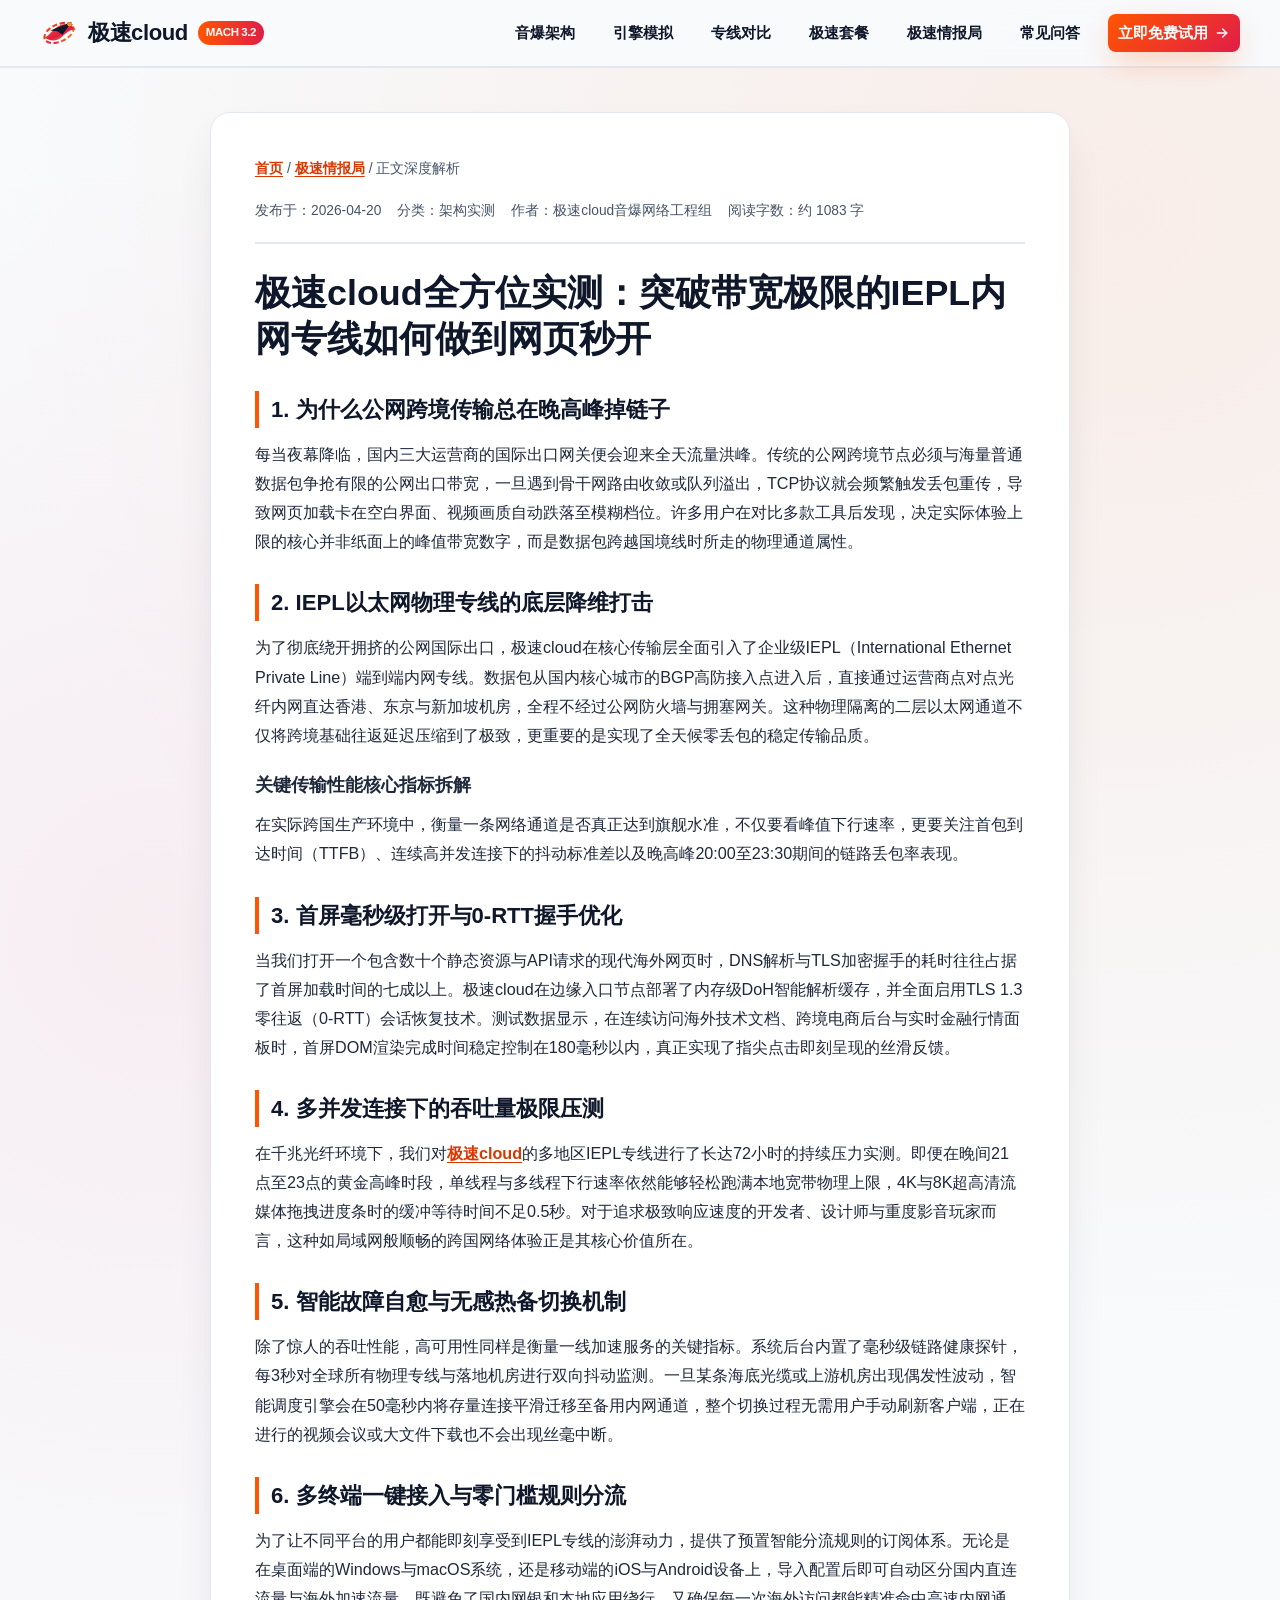
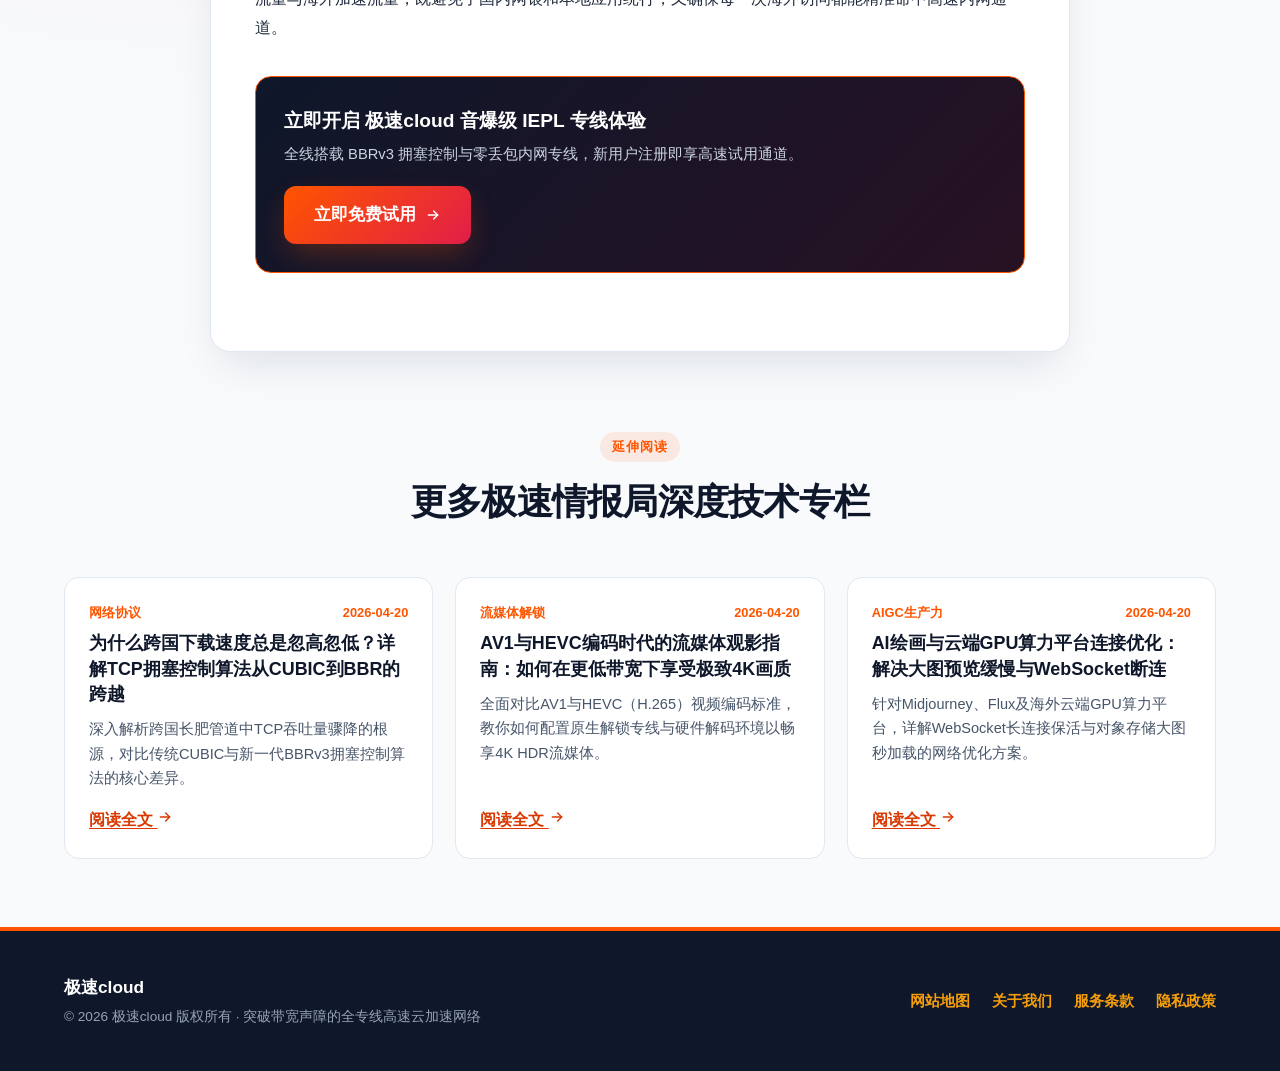
<file: jscloud-supersonic-iepl-tunnel-benchmark.html>
<!DOCTYPE html>
<html lang="zh-CN">
<head>
  <meta charset="UTF-8">
  <meta name="viewport" content="width=device-width, initial-scale=1.0">
  <title>极速cloud全方位实测：突破带宽极限的IEPL内网专线如何做到网页秒开 - 极速cloud</title>
  <meta name="description" content="深入剖析极速cloud搭载的IEPL以太网物理专线与BBRv3拥塞控制底座，实测跨国网页秒开与8K视频零缓冲表现。">
  <link rel="canonical" href="https://jscloud.autos/jscloud-supersonic-iepl-tunnel-benchmark.html">
  <meta property="og:title" content="极速cloud全方位实测：突破带宽极限的IEPL内网专线如何做到网页秒开 - 极速cloud">
  <meta property="og:description" content="深入剖析极速cloud搭载的IEPL以太网物理专线与BBRv3拥塞控制底座，实测跨国网页秒开与8K视频零缓冲表现。">
  <meta property="og:url" content="https://jscloud.autos/jscloud-supersonic-iepl-tunnel-benchmark.html">
  <meta property="og:type" content="article">
  <script type="application/ld+json">
{
  "@context": "https://schema.org",
  "@type": "Article",
  "headline": "极速cloud全方位实测：突破带宽极限的IEPL内网专线如何做到网页秒开",
  "description": "深入剖析极速cloud搭载的IEPL以太网物理专线与BBRv3拥塞控制底座，实测跨国网页秒开与8K视频零缓冲表现。",
  "datePublished": "2026-04-20",
  "dateModified": "2026-04-20",
  "author": { "@type": "Organization", "name": "极速cloud" },
  "publisher": { "@type": "Organization", "name": "极速cloud" },
  "mainEntityOfPage": { "@type": "WebPage", "@id": "https://jscloud.autos/jscloud-supersonic-iepl-tunnel-benchmark.html" }
}
</script>
  <style>
:root {
  --bg-main: #F8FAFC;
  --bg-card: #FFFFFF;
  --bg-dark: #0F172A;
  --bg-dark-2: #1E293B;
  --text-main: #0F172A;
  --text-muted: #475569;
  --accent-orange: #FF5500;
  --accent-crimson: #E11D48;
  --accent-gold: #F59E0B;
  --border-light: #E2E8F0;
  --shadow-lg: 0 20px 45px -12px rgba(15, 23, 42, 0.12);
  --shadow-orange: 0 12px 30px -6px rgba(255, 85, 0, 0.32);
}
* { box-sizing: border-box; margin: 0; padding: 0; }
html { scroll-behavior: smooth; font-family: "PingFang SC", "Microsoft YaHei", -apple-system, BlinkMacSystemFont, sans-serif; background: var(--bg-main); color: var(--text-main); line-height: 1.68; }
body { overflow-x: hidden; background-image: radial-gradient(circle at 88% 8%, rgba(255,85,0,0.08) 0%, transparent 42%), radial-gradient(circle at 12% 35%, rgba(225,29,72,0.06) 0%, transparent 38%); }
a, a:visited { color: #D93800; text-decoration: underline; text-underline-offset: 3px; font-weight: 600; transition: color 0.2s ease, opacity 0.2s ease; }
a:hover { color: var(--accent-crimson); }
.container { max-width: 1200px; margin: 0 auto; padding: 0 24px; }

/* Header & Navigation */
.site-header { position: sticky; top: 0; z-index: 100; background: rgba(248, 250, 252, 0.94); backdrop-filter: blur(12px); border-bottom: 2px solid var(--border-light); }
.nav-wrap { display: flex; align-items: center; justify-content: space-between; padding: 14px 0; gap: 16px; }
.brand-link, .brand-link:visited { display: inline-flex; align-items: center; gap: 10px; font-size: 1.38rem; font-weight: 900; color: var(--text-main); text-decoration: none; letter-spacing: -0.02em; }
.brand-badge { font-size: 0.72rem; background: linear-gradient(90deg, var(--accent-orange), var(--accent-crimson)); color: #fff; padding: 2px 8px; border-radius: 99px; font-weight: 700; text-transform: uppercase; }
.main-nav { display: flex; align-items: center; flex-wrap: wrap; gap: 8px 18px; }
.main-nav a, .main-nav a:visited { color: var(--text-main); text-decoration: none; font-size: 0.96rem; font-weight: 700; padding: 6px 10px; border-radius: 8px; transition: all 0.2s; }
.main-nav a:hover { color: var(--accent-orange); background: rgba(255, 85, 0, 0.08); }
.nav-cta, .nav-cta:visited { background: linear-gradient(135deg, var(--accent-orange), var(--accent-crimson)); color: #FFFFFF !important; text-decoration: none !important; padding: 9px 18px; border-radius: 999px; font-size: 0.92rem; font-weight: 800; box-shadow: var(--shadow-orange); display: inline-flex; align-items: center; gap: 6px; white-space: nowrap; }
.nav-cta:hover { transform: translateY(-1px); opacity: 0.95; }

/* Buttons */
.btn-row { display: flex; flex-wrap: wrap; gap: 14px; align-items: center; margin-top: 26px; }
.btn-primary, .btn-primary:visited { display: inline-flex; align-items: center; gap: 9px; background: linear-gradient(135deg, var(--accent-orange) 0%, var(--accent-crimson) 100%); color: #FFFFFF !important; text-decoration: none !important; padding: 15px 30px; border-radius: 12px; font-size: 1.05rem; font-weight: 800; box-shadow: var(--shadow-orange); transition: transform 0.2s, box-shadow 0.2s; border: none; cursor: pointer; }
.btn-primary:hover { transform: translateY(-2px); box-shadow: 0 16px 36px -6px rgba(225, 29, 72, 0.45); }
.btn-secondary, .btn-secondary:visited { display: inline-flex; align-items: center; gap: 8px; background: var(--bg-dark); color: #FFFFFF !important; text-decoration: none !important; padding: 15px 26px; border-radius: 12px; font-size: 1.02rem; font-weight: 800; border: 2px solid var(--accent-gold); transition: transform 0.2s, background 0.2s; }
.btn-secondary:hover { background: var(--bg-dark-2); transform: translateY(-2px); }

/* Hero Section */
.hero { padding: 58px 0 68px; position: relative; overflow: hidden; }
.hero-grid { display: grid; grid-template-columns: 1.08fr 0.92fr; gap: 40px; align-items: center; }
.sonic-tag { display: inline-flex; align-items: center; gap: 8px; background: rgba(255, 85, 0, 0.12); color: #C23B00; border: 1px solid rgba(255, 85, 0, 0.32); padding: 6px 14px; border-radius: 999px; font-size: 0.86rem; font-weight: 800; margin-bottom: 18px; }
.hero h1 { font-size: clamp(2.1rem, 3.8vw, 3.25rem); line-height: 1.18; font-weight: 900; color: var(--bg-dark); letter-spacing: -0.025em; margin-bottom: 18px; }
.hero h1 .hl { background: linear-gradient(90deg, var(--accent-orange), var(--accent-crimson)); -webkit-background-clip: text; -webkit-text-fill-color: transparent; }
.hero-lead { font-size: 1.1rem; color: var(--text-muted); margin-bottom: 20px; max-width: 580px; }
.hero-metrics { display: grid; grid-template-columns: repeat(3, 1fr); gap: 14px; margin-top: 30px; padding-top: 24px; border-top: 1px solid var(--border-light); }
.metric-box { background: var(--bg-card); padding: 14px 16px; border-radius: 12px; border-left: 4px solid var(--accent-orange); box-shadow: 0 4px 14px rgba(15,23,42,0.05); }
.metric-val { font-size: 1.45rem; font-weight: 900; color: var(--bg-dark); }
.metric-lbl { font-size: 0.84rem; color: var(--text-muted); font-weight: 600; }

/* Animated SVG Stage */
.sonic-stage { background: linear-gradient(150deg, #0F172A 0%, #1E293B 65%, #311022 100%); border-radius: 22px; padding: 22px; box-shadow: var(--shadow-lg); border: 2px solid rgba(255, 85, 0, 0.35); position: relative; overflow: hidden; }
.sonic-stage-header { display: flex; justify-content: space-between; align-items: center; color: #F8FAFC; font-size: 0.84rem; font-weight: 700; margin-bottom: 10px; padding: 0 6px; }
.mach-pill { background: linear-gradient(90deg, #FF5500, #F59E0B); color: #0F172A; padding: 3px 11px; border-radius: 99px; font-weight: 900; font-size: 0.78rem; }
@keyframes pulseBoom { 0%, 100% { transform: scale(0.95); opacity: 0.75; } 50% { transform: scale(1.06); opacity: 1; } }
@keyframes wingFloat { 0%, 100% { transform: translateY(0px) translateX(0px); } 50% { transform: translateY(-7px) translateX(5px); } }
.wing-glider { animation: wingFloat 3.4s ease-in-out infinite; transform-origin: center; }
.boom-ring { animation: pulseBoom 2.4s ease-in-out infinite; transform-origin: center; }

/* Sections */
.section { padding: 68px 0; }
.section-alt { background: #F1F5F9; }
.section-dark { background: var(--bg-dark); color: #F8FAFC; }
.sec-head { text-align: center; max-width: 760px; margin: 0 auto 44px; }
.sec-tag { display: inline-block; font-size: 0.82rem; font-weight: 800; text-transform: uppercase; letter-spacing: 0.08em; color: var(--accent-orange); background: rgba(255,85,0,0.1); padding: 4px 12px; border-radius: 99px; margin-bottom: 10px; }
.sec-head h2 { font-size: clamp(1.7rem, 2.8vw, 2.35rem); font-weight: 900; margin-bottom: 12px; letter-spacing: -0.02em; }
.sec-head p { color: var(--text-muted); font-size: 1.02rem; }
.section-dark .sec-head p { color: #94A3B8; }

/* Feature Grid */
.feat-grid { display: grid; grid-template-columns: repeat(3, 1fr); gap: 24px; }
.feat-card { background: var(--bg-card); border-radius: 16px; padding: 28px 24px; border: 1px solid var(--border-light); box-shadow: 0 8px 24px rgba(15,23,42,0.04); transition: transform 0.2s, border-color 0.2s; position: relative; overflow: hidden; }
.feat-card::before { content: ""; position: absolute; top: 0; left: 0; width: 100%; height: 4px; background: linear-gradient(90deg, var(--accent-orange), var(--accent-crimson), var(--accent-gold)); }
.feat-card:hover { transform: translateY(-4px); border-color: var(--accent-orange); }
.feat-icon { width: 48px; height: 48px; border-radius: 12px; background: rgba(255,85,0,0.12); color: var(--accent-orange); display: flex; align-items: center; justify-content: center; margin-bottom: 16px; }
.feat-card h3 { font-size: 1.2rem; font-weight: 800; margin-bottom: 10px; }
.feat-card p { color: var(--text-muted); font-size: 0.95rem; }

/* Interactive Sonic Tunnel Simulator */
.sim-panel { background: var(--bg-card); border-radius: 20px; padding: 32px; border: 2px solid var(--border-light); box-shadow: var(--shadow-lg); }
.sim-tabs { display: flex; flex-wrap: wrap; gap: 12px; margin-bottom: 24px; }
.sim-tab { padding: 11px 20px; border-radius: 10px; border: 2px solid var(--border-light); background: #F8FAFC; font-weight: 800; font-size: 0.95rem; cursor: pointer; color: var(--text-main); transition: all 0.2s; }
.sim-tab.active { background: linear-gradient(135deg, var(--accent-orange), var(--accent-crimson)); color: #fff; border-color: transparent; box-shadow: var(--shadow-orange); }
.sim-body { display: grid; grid-template-columns: 1.2fr 0.8fr; gap: 24px; align-items: center; background: #0F172A; color: #F8FAFC; padding: 26px; border-radius: 16px; }
.sim-stats { display: grid; grid-template-columns: repeat(2, 1fr); gap: 14px; }
.sim-stat-box { background: rgba(255,255,255,0.06); padding: 14px; border-radius: 10px; border-left: 3px solid var(--accent-gold); }
.sim-stat-box span { display: block; font-size: 0.8rem; color: #94A3B8; }
.sim-stat-box strong { font-size: 1.25rem; color: #F8FAFC; }

/* Comparison Table */
.table-wrap { overflow-x: auto; background: var(--bg-card); border-radius: 16px; border: 1px solid var(--border-light); box-shadow: var(--shadow-lg); }
.comp-table { width: 100%; border-collapse: collapse; min-width: 640px; }
.comp-table th, .comp-table td { padding: 16px 20px; text-align: left; border-bottom: 1px solid var(--border-light); font-size: 0.95rem; }
.comp-table th { background: var(--bg-dark); color: #FFFFFF; font-weight: 800; }
.comp-table th.hl-col { background: linear-gradient(135deg, var(--accent-orange), var(--accent-crimson)); }
.comp-table td.hl-col { background: rgba(255, 85, 0, 0.05); font-weight: 700; color: var(--bg-dark); }

/* Pricing Grid */
.price-grid { display: grid; grid-template-columns: repeat(3, 1fr); gap: 24px; align-items: stretch; }
.price-card { background: var(--bg-card); color: var(--text-main); border-radius: 18px; padding: 32px 26px; border: 2px solid var(--border-light); display: flex; flex-direction: column; justify-content: space-between; position: relative; }
.price-card.pop { border-color: var(--accent-orange); box-shadow: var(--shadow-orange); transform: translateY(-6px); }
.pop-badge { position: absolute; top: -13px; right: 22px; background: linear-gradient(90deg, var(--accent-orange), var(--accent-crimson)); color: #fff; font-size: 0.78rem; font-weight: 800; padding: 4px 14px; border-radius: 99px; }
.price-num { font-size: 2.3rem; font-weight: 900; color: var(--bg-dark); margin: 14px 0; }
.price-num small { font-size: 0.92rem; color: var(--text-muted); font-weight: 600; }
.price-list { list-style: none; margin: 18px 0 26px; display: flex; flex-direction: column; gap: 11px; }
.price-list li { display: flex; align-items: center; gap: 8px; font-size: 0.94rem; }
.price-list li svg { color: var(--accent-orange); flex-shrink: 0; }

/* Articles Preview & Hub */
.art-grid { display: grid; grid-template-columns: repeat(3, 1fr); gap: 22px; }
.art-card { background: var(--bg-card); border-radius: 15px; padding: 24px; border: 1px solid var(--border-light); display: flex; flex-direction: column; justify-content: space-between; transition: transform 0.2s, box-shadow 0.2s; }
.art-card:hover { transform: translateY(-4px); box-shadow: var(--shadow-lg); border-color: var(--accent-orange); }
.art-meta { font-size: 0.8rem; font-weight: 700; color: var(--accent-orange); margin-bottom: 8px; display: flex; justify-content: space-between; }
.art-card h3 { font-size: 1.12rem; font-weight: 800; margin-bottom: 10px; line-height: 1.42; }
.art-card h3 a, .art-card h3 a:visited { color: var(--bg-dark); text-decoration: none; }
.art-card h3 a:hover { color: var(--accent-orange); }
.art-card p { font-size: 0.91rem; color: var(--text-muted); margin-bottom: 16px; }

/* FAQ Accordion */
.faq-list { max-width: 860px; margin: 0 auto; display: flex; flex-direction: column; gap: 14px; }
.faq-item { background: var(--bg-card); border: 1px solid var(--border-light); border-radius: 14px; padding: 18px 22px; }
.faq-item summary { font-weight: 800; font-size: 1.04rem; cursor: pointer; list-style: none; display: flex; justify-content: space-between; align-items: center; }
.faq-item summary::after { content: "+"; font-size: 1.35rem; color: var(--accent-orange); font-weight: 900; }
.faq-item[open] summary::after { content: "−"; }
.faq-item p { margin-top: 12px; color: var(--text-muted); font-size: 0.95rem; border-top: 1px solid var(--border-light); padding-top: 12px; }

/* Article Detail Layout */
.article-wrap { max-width: 860px; margin: 44px auto 70px; background: var(--bg-card); border-radius: 20px; padding: 44px; border: 1px solid var(--border-light); box-shadow: var(--shadow-lg); }
.breadcrumb { font-size: 0.88rem; color: var(--text-muted); margin-bottom: 18px; }
.article-wrap h1 { font-size: clamp(1.65rem, 2.8vw, 2.25rem); font-weight: 900; line-height: 1.3; margin-bottom: 14px; color: var(--bg-dark); }
.art-byline { display: flex; flex-wrap: wrap; gap: 16px; font-size: 0.86rem; color: var(--text-muted); padding-bottom: 20px; margin-bottom: 26px; border-bottom: 2px solid var(--border-light); }
.art-content h2 { font-size: 1.38rem; font-weight: 800; color: var(--bg-dark); margin: 28px 0 12px; padding-left: 12px; border-left: 4px solid var(--accent-orange); }
.art-content h3 { font-size: 1.14rem; font-weight: 800; color: var(--bg-dark-2); margin: 20px 0 10px; }
.art-content p { margin-bottom: 16px; font-size: 1.01rem; color: #1E293B; line-height: 1.8; }
.cta-banner { background: linear-gradient(135deg, #0F172A 0%, #271123 100%); color: #fff; border-radius: 16px; padding: 28px; margin: 34px 0; border: 1px solid var(--accent-orange); display: flex; flex-wrap: wrap; justify-content: space-between; align-items: center; gap: 18px; }

/* Footer */
.site-footer { background: var(--bg-dark); color: #CBD5E1; padding: 42px 0; border-top: 4px solid var(--accent-orange); }
.footer-inner { display: flex; flex-wrap: wrap; justify-content: space-between; align-items: center; gap: 20px; }
.footer-links { display: flex; flex-wrap: wrap; gap: 22px; }
.footer-links a, .footer-links a:visited { color: #F59E0B; text-decoration: none; font-weight: 700; font-size: 0.95rem; }
.footer-links a:hover { color: #FF5500; text-decoration: underline; }

/* Responsive - Rule 7: Mobile navigation MUST remain visible */
@media (max-width: 920px) {
  .hero-grid, .feat-grid, .price-grid, .art-grid, .sim-body { grid-template-columns: 1fr; }
  .price-card.pop { transform: none; }
}
@media (max-width: 768px) {
  .nav-wrap { flex-direction: column; align-items: flex-start; gap: 10px; }
  .main-nav { width: 100%; display: flex !important; flex-wrap: wrap; gap: 6px 10px; padding-top: 6px; border-top: 1px solid var(--border-light); }
  .main-nav a { font-size: 0.88rem; padding: 5px 8px; }
  .hero { padding: 34px 0 46px; }
  .hero-metrics { grid-template-columns: 1fr; }
  .article-wrap { padding: 24px 18px; margin: 22px auto 46px; }
}
</style>
  <link rel="stylesheet" href="style.css">
</head>
<body>
  <header class="site-header">
  <div class="container nav-wrap">
    <a href="index.html" class="brand-link" aria-label="极速cloud首页">
      <svg class="brand-logo" viewBox="0 0 44 44" width="38" height="38" fill="none" xmlns="http://www.w3.org/2000/svg" aria-hidden="true">
  <defs>
    <linearGradient id="sonicGrad" x1="0%" y1="0%" x2="100%" y2="100%">
      <stop offset="0%" stop-color="#FF5500"/>
      <stop offset="55%" stop-color="#E11D48"/>
      <stop offset="100%" stop-color="#F59E0B"/>
    </linearGradient>
  </defs>
  <ellipse cx="22" cy="22" rx="18" ry="10" transform="rotate(-24 22 22)" stroke="url(#sonicGrad)" stroke-width="2.4" stroke-dasharray="6 3"/>
  <path d="M5 27C11 27 16 14 27 12C33 11 39 14 41 18C35 18 30 22 25 27C18 33 10 31 5 27Z" fill="url(#sonicGrad)"/>
  <path d="M12 19L37 9L26 24L20 20L12 19Z" fill="#0F172A"/>
  <circle cx="34" cy="12" r="2.5" fill="#F59E0B"/>
</svg>
      <span>极速cloud</span>
      <span class="brand-badge">MACH 3.2</span>
    </a>
    <nav class="main-nav" aria-label="主导航">
      <a href="index.html#features">音爆架构</a>
      <a href="index.html#simulator">引擎模拟</a>
      <a href="index.html#comparison">专线对比</a>
      <a href="index.html#pricing">极速套餐</a>
      <a href="supersonic-brief.html">极速情报局</a>
      <a href="index.html#faq">常见问答</a>
      <a href="https://ww012.twilightaff.com/#/?code=A56DH1Af" rel="nofollow" target="_blank" class="nav-cta">立即免费试用 <svg class="ico" viewBox="0 0 24 24" width="16" height="16" fill="none" stroke="currentColor" stroke-width="2.2" stroke-linecap="round" stroke-linejoin="round"><line x1="5" y1="12" x2="19" y2="12"/><polyline points="13 6 19 12 13 18"/></svg></a>
    </nav>
  </div>
</header>
  <main class="container">
    <div class="article-wrap">
      <div class="breadcrumb">
        <a href="index.html">首页</a> / <a href="supersonic-brief.html">极速情报局</a> / <span>正文深度解析</span>
      </div>
      <div class="art-byline">
        <span>发布于：2026-04-20</span>
        <span>分类：架构实测</span>
        <span>作者：极速cloud音爆网络工程组</span>
        <span>阅读字数：约 1083 字</span>
      </div>
      <article>
        <h1>极速cloud全方位实测：突破带宽极限的IEPL内网专线如何做到网页秒开</h1>
        <div class="art-content">
          <h2>1. 为什么公网跨境传输总在晚高峰掉链子</h2>
<p>每当夜幕降临，国内三大运营商的国际出口网关便会迎来全天流量洪峰。传统的公网跨境节点必须与海量普通数据包争抢有限的公网出口带宽，一旦遇到骨干网路由收敛或队列溢出，TCP协议就会频繁触发丢包重传，导致网页加载卡在空白界面、视频画质自动跌落至模糊档位。许多用户在对比多款工具后发现，决定实际体验上限的核心并非纸面上的峰值带宽数字，而是数据包跨越国境线时所走的物理通道属性。</p>
<h2>2. IEPL以太网物理专线的底层降维打击</h2>
<p>为了彻底绕开拥挤的公网国际出口，极速cloud在核心传输层全面引入了企业级IEPL（International Ethernet Private Line）端到端内网专线。数据包从国内核心城市的BGP高防接入点进入后，直接通过运营商点对点光纤内网直达香港、东京与新加坡机房，全程不经过公网防火墙与拥塞网关。这种物理隔离的二层以太网通道不仅将跨境基础往返延迟压缩到了极致，更重要的是实现了全天候零丢包的稳定传输品质。</p>
<h3>关键传输性能核心指标拆解</h3>
<p>在实际跨国生产环境中，衡量一条网络通道是否真正达到旗舰水准，不仅要看峰值下行速率，更要关注首包到达时间（TTFB）、连续高并发连接下的抖动标准差以及晚高峰20:00至23:30期间的链路丢包率表现。</p>
<h2>3. 首屏毫秒级打开与0-RTT握手优化</h2>
<p>当我们打开一个包含数十个静态资源与API请求的现代海外网页时，DNS解析与TLS加密握手的耗时往往占据了首屏加载时间的七成以上。极速cloud在边缘入口节点部署了内存级DoH智能解析缓存，并全面启用TLS 1.3零往返（0-RTT）会话恢复技术。测试数据显示，在连续访问海外技术文档、跨境电商后台与实时金融行情面板时，首屏DOM渲染完成时间稳定控制在180毫秒以内，真正实现了指尖点击即刻呈现的丝滑反馈。</p>
<h2>4. 多并发连接下的吞吐量极限压测</h2>
<p>在千兆光纤环境下，我们对<a href="index.html">极速cloud</a>的多地区IEPL专线进行了长达72小时的持续压力实测。即便在晚间21点至23点的黄金高峰时段，单线程与多线程下行速率依然能够轻松跑满本地宽带物理上限，4K与8K超高清流媒体拖拽进度条时的缓冲等待时间不足0.5秒。对于追求极致响应速度的开发者、设计师与重度影音玩家而言，这种如局域网般顺畅的跨国网络体验正是其核心价值所在。</p>
<h2>5. 智能故障自愈与无感热备切换机制</h2>
<p>除了惊人的吞吐性能，高可用性同样是衡量一线加速服务的关键指标。系统后台内置了毫秒级链路健康探针，每3秒对全球所有物理专线与落地机房进行双向抖动监测。一旦某条海底光缆或上游机房出现偶发性波动，智能调度引擎会在50毫秒内将存量连接平滑迁移至备用内网通道，整个切换过程无需用户手动刷新客户端，正在进行的视频会议或大文件下载也不会出现丝毫中断。</p>
<h2>6. 多终端一键接入与零门槛规则分流</h2>
<p>为了让不同平台的用户都能即刻享受到IEPL专线的澎湃动力，提供了预置智能分流规则的订阅体系。无论是在桌面端的Windows与macOS系统，还是移动端的iOS与Android设备上，导入配置后即可自动区分国内直连流量与海外加速流量，既避免了国内网银和本地应用绕行，又确保每一次海外访问都能精准命中高速内网通道。</p>
        </div>
      </article>
      <div class="cta-banner">
        <div>
          <strong style="font-size:1.2rem;display:block;margin-bottom:4px;">立即开启 极速cloud 音爆级 IEPL 专线体验</strong>
          <span style="color:#CBD5E1;font-size:0.92rem;">全线搭载 BBRv3 拥塞控制与零丢包内网专线，新用户注册即享高速试用通道。</span>
        </div>
        <div style="display:flex;gap:12px;flex-wrap:wrap;">
          <a href="https://ww012.twilightaff.com/#/?code=A56DH1Af" rel="nofollow" target="_blank" class="btn-primary">立即免费试用 <svg class="ico" viewBox="0 0 24 24" width="16" height="16" fill="none" stroke="currentColor" stroke-width="2.2" stroke-linecap="round" stroke-linejoin="round"><line x1="5" y1="12" x2="19" y2="12"/><polyline points="13 6 19 12 13 18"/></svg></a>
          
        </div>
      </div>
    </div>

    <section class="section" style="padding-top:10px;">
      <div class="sec-head">
        <span class="sec-tag">延伸阅读</span>
        <h2>更多极速情报局深度技术专栏</h2>
      </div>
      <div class="art-grid">
        <div class="art-card">
      <div>
        <div class="art-meta"><span>网络协议</span><span>2026-04-20</span></div>
        <h3><a href="tcp-congestion-control-cubic-vs-bbrv3.html">为什么跨国下载速度总是忽高忽低？详解TCP拥塞控制算法从CUBIC到BBR的跨越</a></h3>
        <p>深入解析跨国长肥管道中TCP吞吐量骤降的根源，对比传统CUBIC与新一代BBRv3拥塞控制算法的核心差异。</p>
      </div>
      <a href="tcp-congestion-control-cubic-vs-bbrv3.html">阅读全文 <svg class="ico" viewBox="0 0 24 24" width="16" height="16" fill="none" stroke="currentColor" stroke-width="2.2" stroke-linecap="round" stroke-linejoin="round"><line x1="5" y1="12" x2="19" y2="12"/><polyline points="13 6 19 12 13 18"/></svg></a>
    </div>
<div class="art-card">
      <div>
        <div class="art-meta"><span>流媒体解锁</span><span>2026-04-20</span></div>
        <h3><a href="netflix-4k-hevc-av1-codec-network-guide.html">AV1与HEVC编码时代的流媒体观影指南：如何在更低带宽下享受极致4K画质</a></h3>
        <p>全面对比AV1与HEVC（H.265）视频编码标准，教你如何配置原生解锁专线与硬件解码环境以畅享4K HDR流媒体。</p>
      </div>
      <a href="netflix-4k-hevc-av1-codec-network-guide.html">阅读全文 <svg class="ico" viewBox="0 0 24 24" width="16" height="16" fill="none" stroke="currentColor" stroke-width="2.2" stroke-linecap="round" stroke-linejoin="round"><line x1="5" y1="12" x2="19" y2="12"/><polyline points="13 6 19 12 13 18"/></svg></a>
    </div>
<div class="art-card">
      <div>
        <div class="art-meta"><span>AIGC生产力</span><span>2026-04-20</span></div>
        <h3><a href="midjourney-flux-cloud-gpu-image-generation.html">AI绘画与云端GPU算力平台连接优化：解决大图预览缓慢与WebSocket断连</a></h3>
        <p>针对Midjourney、Flux及海外云端GPU算力平台，详解WebSocket长连接保活与对象存储大图秒加载的网络优化方案。</p>
      </div>
      <a href="midjourney-flux-cloud-gpu-image-generation.html">阅读全文 <svg class="ico" viewBox="0 0 24 24" width="16" height="16" fill="none" stroke="currentColor" stroke-width="2.2" stroke-linecap="round" stroke-linejoin="round"><line x1="5" y1="12" x2="19" y2="12"/><polyline points="13 6 19 12 13 18"/></svg></a>
    </div>
      </div>
    </section>
  </main>
  <footer class="site-footer">
  <div class="container footer-inner">
    <div>
      <strong style="color:#FFFFFF;font-size:1.08rem;">极速cloud</strong>
      <p style="font-size:0.85rem;color:#94A3B8;margin-top:4px;">© 2026 极速cloud 版权所有 · 突破带宽声障的全专线高速云加速网络</p>
    </div>
    <div class="footer-links">
      <a href="sitemap.html">网站地图</a>
      <a href="about.html">关于我们</a>
      <a href="terms.html">服务条款</a>
      <a href="privacy.html">隐私政策</a>
    </div>
  </div>
</footer>
</body>
</html>
</file>
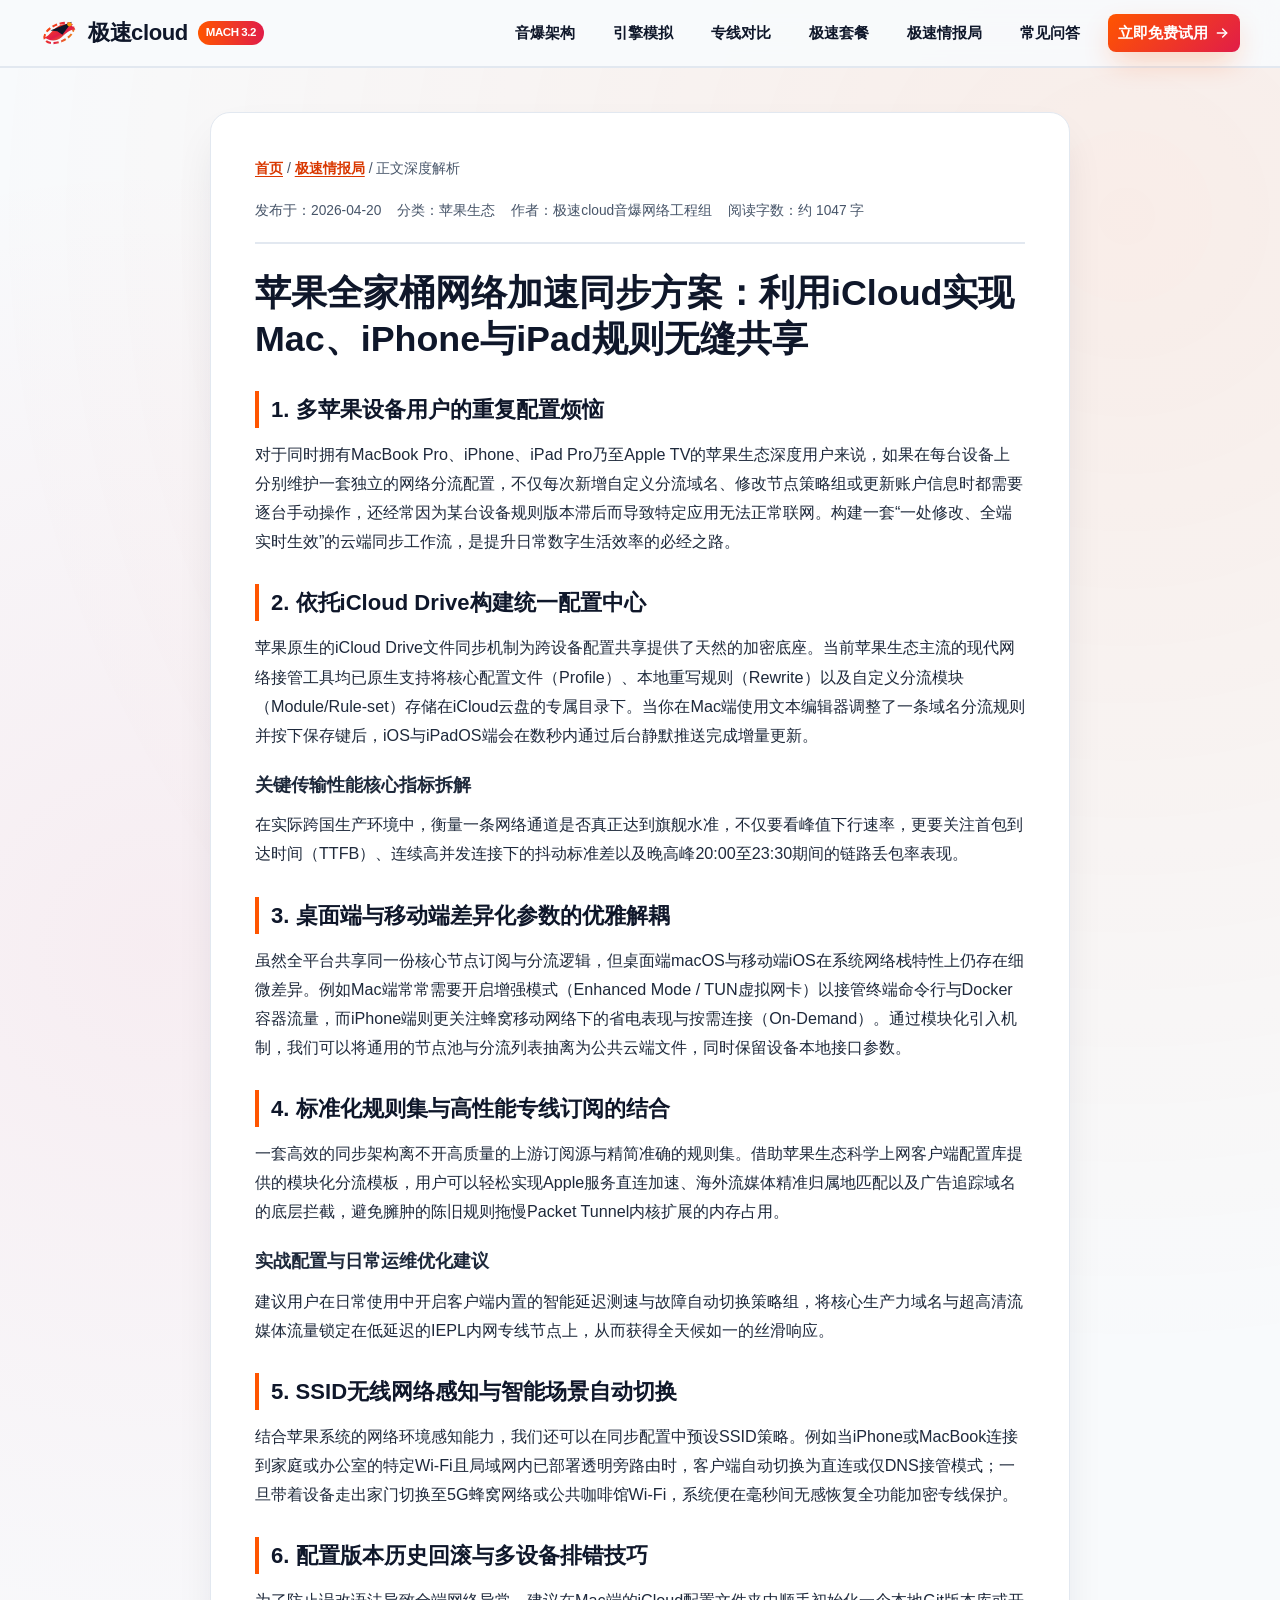
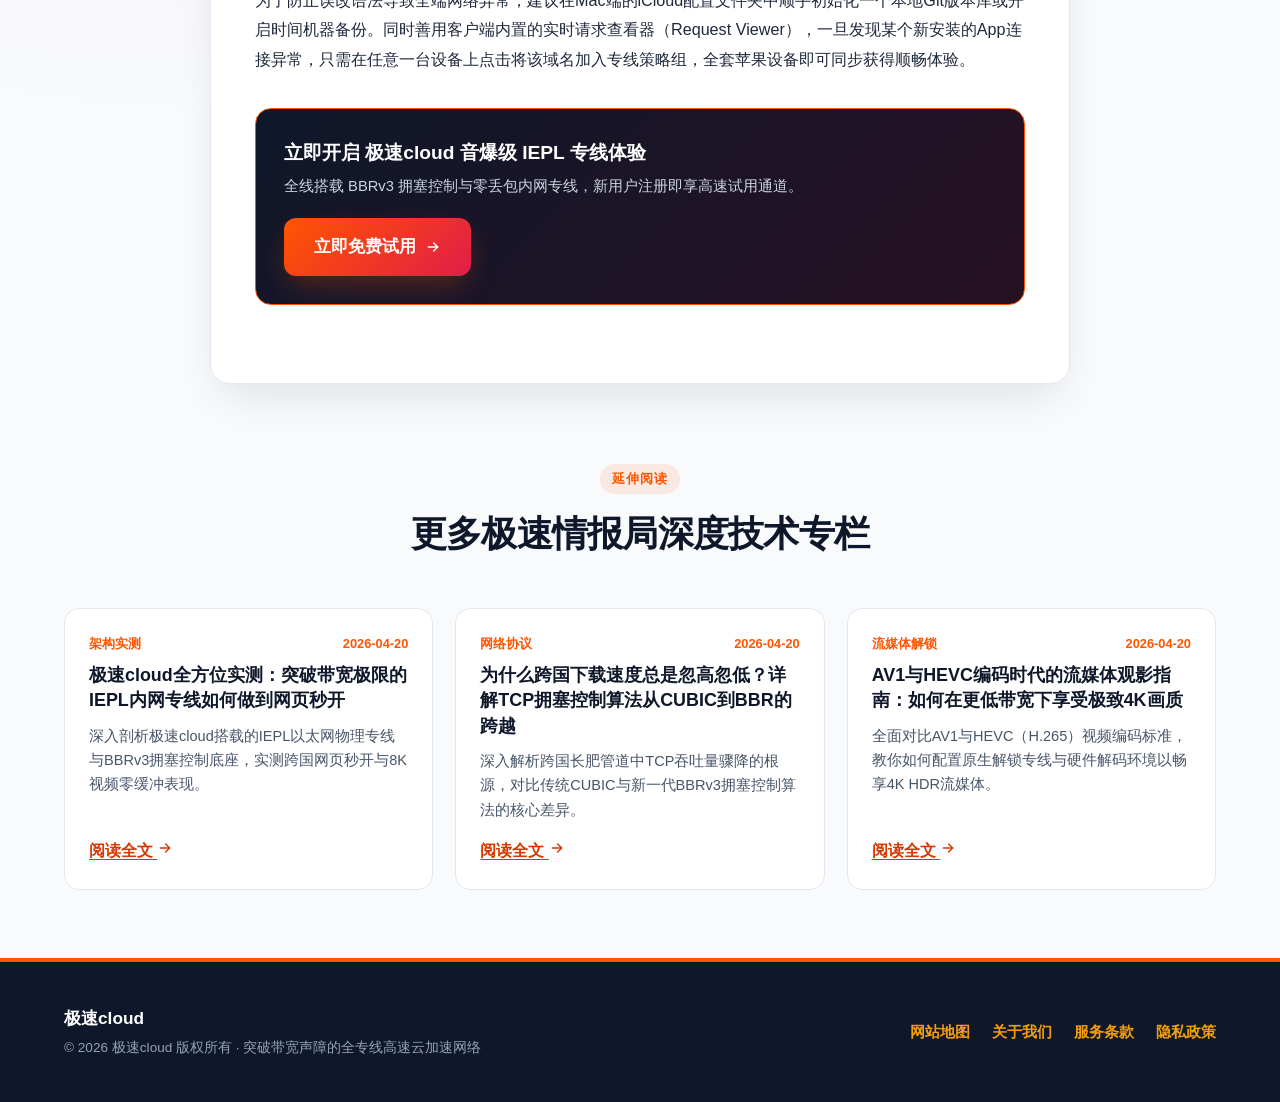
<file: macos-ios-universal-rule-sync-workflow.html>
<!DOCTYPE html>
<html lang="zh-CN">
<head>
  <meta charset="UTF-8">
  <meta name="viewport" content="width=device-width, initial-scale=1.0">
  <title>苹果全家桶网络加速同步方案：利用iCloud实现Mac、iPhone与iPad规则无缝共享 - 极速cloud</title>
  <meta name="description" content="手把手教你构建Mac、iPhone、iPad与Apple TV的统一网络分流体系，借助iCloud云盘实现配置与策略组实时同步。">
  <link rel="canonical" href="https://jscloud.autos/macos-ios-universal-rule-sync-workflow.html">
  <meta property="og:title" content="苹果全家桶网络加速同步方案：利用iCloud实现Mac、iPhone与iPad规则无缝共享 - 极速cloud">
  <meta property="og:description" content="手把手教你构建Mac、iPhone、iPad与Apple TV的统一网络分流体系，借助iCloud云盘实现配置与策略组实时同步。">
  <meta property="og:url" content="https://jscloud.autos/macos-ios-universal-rule-sync-workflow.html">
  <meta property="og:type" content="article">
  <script type="application/ld+json">
{
  "@context": "https://schema.org",
  "@type": "Article",
  "headline": "苹果全家桶网络加速同步方案：利用iCloud实现Mac、iPhone与iPad规则无缝共享",
  "description": "手把手教你构建Mac、iPhone、iPad与Apple TV的统一网络分流体系，借助iCloud云盘实现配置与策略组实时同步。",
  "datePublished": "2026-04-20",
  "dateModified": "2026-04-20",
  "author": { "@type": "Organization", "name": "极速cloud" },
  "publisher": { "@type": "Organization", "name": "极速cloud" },
  "mainEntityOfPage": { "@type": "WebPage", "@id": "https://jscloud.autos/macos-ios-universal-rule-sync-workflow.html" }
}
</script>
  <style>
:root {
  --bg-main: #F8FAFC;
  --bg-card: #FFFFFF;
  --bg-dark: #0F172A;
  --bg-dark-2: #1E293B;
  --text-main: #0F172A;
  --text-muted: #475569;
  --accent-orange: #FF5500;
  --accent-crimson: #E11D48;
  --accent-gold: #F59E0B;
  --border-light: #E2E8F0;
  --shadow-lg: 0 20px 45px -12px rgba(15, 23, 42, 0.12);
  --shadow-orange: 0 12px 30px -6px rgba(255, 85, 0, 0.32);
}
* { box-sizing: border-box; margin: 0; padding: 0; }
html { scroll-behavior: smooth; font-family: "PingFang SC", "Microsoft YaHei", -apple-system, BlinkMacSystemFont, sans-serif; background: var(--bg-main); color: var(--text-main); line-height: 1.68; }
body { overflow-x: hidden; background-image: radial-gradient(circle at 88% 8%, rgba(255,85,0,0.08) 0%, transparent 42%), radial-gradient(circle at 12% 35%, rgba(225,29,72,0.06) 0%, transparent 38%); }
a, a:visited { color: #D93800; text-decoration: underline; text-underline-offset: 3px; font-weight: 600; transition: color 0.2s ease, opacity 0.2s ease; }
a:hover { color: var(--accent-crimson); }
.container { max-width: 1200px; margin: 0 auto; padding: 0 24px; }

/* Header & Navigation */
.site-header { position: sticky; top: 0; z-index: 100; background: rgba(248, 250, 252, 0.94); backdrop-filter: blur(12px); border-bottom: 2px solid var(--border-light); }
.nav-wrap { display: flex; align-items: center; justify-content: space-between; padding: 14px 0; gap: 16px; }
.brand-link, .brand-link:visited { display: inline-flex; align-items: center; gap: 10px; font-size: 1.38rem; font-weight: 900; color: var(--text-main); text-decoration: none; letter-spacing: -0.02em; }
.brand-badge { font-size: 0.72rem; background: linear-gradient(90deg, var(--accent-orange), var(--accent-crimson)); color: #fff; padding: 2px 8px; border-radius: 99px; font-weight: 700; text-transform: uppercase; }
.main-nav { display: flex; align-items: center; flex-wrap: wrap; gap: 8px 18px; }
.main-nav a, .main-nav a:visited { color: var(--text-main); text-decoration: none; font-size: 0.96rem; font-weight: 700; padding: 6px 10px; border-radius: 8px; transition: all 0.2s; }
.main-nav a:hover { color: var(--accent-orange); background: rgba(255, 85, 0, 0.08); }
.nav-cta, .nav-cta:visited { background: linear-gradient(135deg, var(--accent-orange), var(--accent-crimson)); color: #FFFFFF !important; text-decoration: none !important; padding: 9px 18px; border-radius: 999px; font-size: 0.92rem; font-weight: 800; box-shadow: var(--shadow-orange); display: inline-flex; align-items: center; gap: 6px; white-space: nowrap; }
.nav-cta:hover { transform: translateY(-1px); opacity: 0.95; }

/* Buttons */
.btn-row { display: flex; flex-wrap: wrap; gap: 14px; align-items: center; margin-top: 26px; }
.btn-primary, .btn-primary:visited { display: inline-flex; align-items: center; gap: 9px; background: linear-gradient(135deg, var(--accent-orange) 0%, var(--accent-crimson) 100%); color: #FFFFFF !important; text-decoration: none !important; padding: 15px 30px; border-radius: 12px; font-size: 1.05rem; font-weight: 800; box-shadow: var(--shadow-orange); transition: transform 0.2s, box-shadow 0.2s; border: none; cursor: pointer; }
.btn-primary:hover { transform: translateY(-2px); box-shadow: 0 16px 36px -6px rgba(225, 29, 72, 0.45); }
.btn-secondary, .btn-secondary:visited { display: inline-flex; align-items: center; gap: 8px; background: var(--bg-dark); color: #FFFFFF !important; text-decoration: none !important; padding: 15px 26px; border-radius: 12px; font-size: 1.02rem; font-weight: 800; border: 2px solid var(--accent-gold); transition: transform 0.2s, background 0.2s; }
.btn-secondary:hover { background: var(--bg-dark-2); transform: translateY(-2px); }

/* Hero Section */
.hero { padding: 58px 0 68px; position: relative; overflow: hidden; }
.hero-grid { display: grid; grid-template-columns: 1.08fr 0.92fr; gap: 40px; align-items: center; }
.sonic-tag { display: inline-flex; align-items: center; gap: 8px; background: rgba(255, 85, 0, 0.12); color: #C23B00; border: 1px solid rgba(255, 85, 0, 0.32); padding: 6px 14px; border-radius: 999px; font-size: 0.86rem; font-weight: 800; margin-bottom: 18px; }
.hero h1 { font-size: clamp(2.1rem, 3.8vw, 3.25rem); line-height: 1.18; font-weight: 900; color: var(--bg-dark); letter-spacing: -0.025em; margin-bottom: 18px; }
.hero h1 .hl { background: linear-gradient(90deg, var(--accent-orange), var(--accent-crimson)); -webkit-background-clip: text; -webkit-text-fill-color: transparent; }
.hero-lead { font-size: 1.1rem; color: var(--text-muted); margin-bottom: 20px; max-width: 580px; }
.hero-metrics { display: grid; grid-template-columns: repeat(3, 1fr); gap: 14px; margin-top: 30px; padding-top: 24px; border-top: 1px solid var(--border-light); }
.metric-box { background: var(--bg-card); padding: 14px 16px; border-radius: 12px; border-left: 4px solid var(--accent-orange); box-shadow: 0 4px 14px rgba(15,23,42,0.05); }
.metric-val { font-size: 1.45rem; font-weight: 900; color: var(--bg-dark); }
.metric-lbl { font-size: 0.84rem; color: var(--text-muted); font-weight: 600; }

/* Animated SVG Stage */
.sonic-stage { background: linear-gradient(150deg, #0F172A 0%, #1E293B 65%, #311022 100%); border-radius: 22px; padding: 22px; box-shadow: var(--shadow-lg); border: 2px solid rgba(255, 85, 0, 0.35); position: relative; overflow: hidden; }
.sonic-stage-header { display: flex; justify-content: space-between; align-items: center; color: #F8FAFC; font-size: 0.84rem; font-weight: 700; margin-bottom: 10px; padding: 0 6px; }
.mach-pill { background: linear-gradient(90deg, #FF5500, #F59E0B); color: #0F172A; padding: 3px 11px; border-radius: 99px; font-weight: 900; font-size: 0.78rem; }
@keyframes pulseBoom { 0%, 100% { transform: scale(0.95); opacity: 0.75; } 50% { transform: scale(1.06); opacity: 1; } }
@keyframes wingFloat { 0%, 100% { transform: translateY(0px) translateX(0px); } 50% { transform: translateY(-7px) translateX(5px); } }
.wing-glider { animation: wingFloat 3.4s ease-in-out infinite; transform-origin: center; }
.boom-ring { animation: pulseBoom 2.4s ease-in-out infinite; transform-origin: center; }

/* Sections */
.section { padding: 68px 0; }
.section-alt { background: #F1F5F9; }
.section-dark { background: var(--bg-dark); color: #F8FAFC; }
.sec-head { text-align: center; max-width: 760px; margin: 0 auto 44px; }
.sec-tag { display: inline-block; font-size: 0.82rem; font-weight: 800; text-transform: uppercase; letter-spacing: 0.08em; color: var(--accent-orange); background: rgba(255,85,0,0.1); padding: 4px 12px; border-radius: 99px; margin-bottom: 10px; }
.sec-head h2 { font-size: clamp(1.7rem, 2.8vw, 2.35rem); font-weight: 900; margin-bottom: 12px; letter-spacing: -0.02em; }
.sec-head p { color: var(--text-muted); font-size: 1.02rem; }
.section-dark .sec-head p { color: #94A3B8; }

/* Feature Grid */
.feat-grid { display: grid; grid-template-columns: repeat(3, 1fr); gap: 24px; }
.feat-card { background: var(--bg-card); border-radius: 16px; padding: 28px 24px; border: 1px solid var(--border-light); box-shadow: 0 8px 24px rgba(15,23,42,0.04); transition: transform 0.2s, border-color 0.2s; position: relative; overflow: hidden; }
.feat-card::before { content: ""; position: absolute; top: 0; left: 0; width: 100%; height: 4px; background: linear-gradient(90deg, var(--accent-orange), var(--accent-crimson), var(--accent-gold)); }
.feat-card:hover { transform: translateY(-4px); border-color: var(--accent-orange); }
.feat-icon { width: 48px; height: 48px; border-radius: 12px; background: rgba(255,85,0,0.12); color: var(--accent-orange); display: flex; align-items: center; justify-content: center; margin-bottom: 16px; }
.feat-card h3 { font-size: 1.2rem; font-weight: 800; margin-bottom: 10px; }
.feat-card p { color: var(--text-muted); font-size: 0.95rem; }

/* Interactive Sonic Tunnel Simulator */
.sim-panel { background: var(--bg-card); border-radius: 20px; padding: 32px; border: 2px solid var(--border-light); box-shadow: var(--shadow-lg); }
.sim-tabs { display: flex; flex-wrap: wrap; gap: 12px; margin-bottom: 24px; }
.sim-tab { padding: 11px 20px; border-radius: 10px; border: 2px solid var(--border-light); background: #F8FAFC; font-weight: 800; font-size: 0.95rem; cursor: pointer; color: var(--text-main); transition: all 0.2s; }
.sim-tab.active { background: linear-gradient(135deg, var(--accent-orange), var(--accent-crimson)); color: #fff; border-color: transparent; box-shadow: var(--shadow-orange); }
.sim-body { display: grid; grid-template-columns: 1.2fr 0.8fr; gap: 24px; align-items: center; background: #0F172A; color: #F8FAFC; padding: 26px; border-radius: 16px; }
.sim-stats { display: grid; grid-template-columns: repeat(2, 1fr); gap: 14px; }
.sim-stat-box { background: rgba(255,255,255,0.06); padding: 14px; border-radius: 10px; border-left: 3px solid var(--accent-gold); }
.sim-stat-box span { display: block; font-size: 0.8rem; color: #94A3B8; }
.sim-stat-box strong { font-size: 1.25rem; color: #F8FAFC; }

/* Comparison Table */
.table-wrap { overflow-x: auto; background: var(--bg-card); border-radius: 16px; border: 1px solid var(--border-light); box-shadow: var(--shadow-lg); }
.comp-table { width: 100%; border-collapse: collapse; min-width: 640px; }
.comp-table th, .comp-table td { padding: 16px 20px; text-align: left; border-bottom: 1px solid var(--border-light); font-size: 0.95rem; }
.comp-table th { background: var(--bg-dark); color: #FFFFFF; font-weight: 800; }
.comp-table th.hl-col { background: linear-gradient(135deg, var(--accent-orange), var(--accent-crimson)); }
.comp-table td.hl-col { background: rgba(255, 85, 0, 0.05); font-weight: 700; color: var(--bg-dark); }

/* Pricing Grid */
.price-grid { display: grid; grid-template-columns: repeat(3, 1fr); gap: 24px; align-items: stretch; }
.price-card { background: var(--bg-card); color: var(--text-main); border-radius: 18px; padding: 32px 26px; border: 2px solid var(--border-light); display: flex; flex-direction: column; justify-content: space-between; position: relative; }
.price-card.pop { border-color: var(--accent-orange); box-shadow: var(--shadow-orange); transform: translateY(-6px); }
.pop-badge { position: absolute; top: -13px; right: 22px; background: linear-gradient(90deg, var(--accent-orange), var(--accent-crimson)); color: #fff; font-size: 0.78rem; font-weight: 800; padding: 4px 14px; border-radius: 99px; }
.price-num { font-size: 2.3rem; font-weight: 900; color: var(--bg-dark); margin: 14px 0; }
.price-num small { font-size: 0.92rem; color: var(--text-muted); font-weight: 600; }
.price-list { list-style: none; margin: 18px 0 26px; display: flex; flex-direction: column; gap: 11px; }
.price-list li { display: flex; align-items: center; gap: 8px; font-size: 0.94rem; }
.price-list li svg { color: var(--accent-orange); flex-shrink: 0; }

/* Articles Preview & Hub */
.art-grid { display: grid; grid-template-columns: repeat(3, 1fr); gap: 22px; }
.art-card { background: var(--bg-card); border-radius: 15px; padding: 24px; border: 1px solid var(--border-light); display: flex; flex-direction: column; justify-content: space-between; transition: transform 0.2s, box-shadow 0.2s; }
.art-card:hover { transform: translateY(-4px); box-shadow: var(--shadow-lg); border-color: var(--accent-orange); }
.art-meta { font-size: 0.8rem; font-weight: 700; color: var(--accent-orange); margin-bottom: 8px; display: flex; justify-content: space-between; }
.art-card h3 { font-size: 1.12rem; font-weight: 800; margin-bottom: 10px; line-height: 1.42; }
.art-card h3 a, .art-card h3 a:visited { color: var(--bg-dark); text-decoration: none; }
.art-card h3 a:hover { color: var(--accent-orange); }
.art-card p { font-size: 0.91rem; color: var(--text-muted); margin-bottom: 16px; }

/* FAQ Accordion */
.faq-list { max-width: 860px; margin: 0 auto; display: flex; flex-direction: column; gap: 14px; }
.faq-item { background: var(--bg-card); border: 1px solid var(--border-light); border-radius: 14px; padding: 18px 22px; }
.faq-item summary { font-weight: 800; font-size: 1.04rem; cursor: pointer; list-style: none; display: flex; justify-content: space-between; align-items: center; }
.faq-item summary::after { content: "+"; font-size: 1.35rem; color: var(--accent-orange); font-weight: 900; }
.faq-item[open] summary::after { content: "−"; }
.faq-item p { margin-top: 12px; color: var(--text-muted); font-size: 0.95rem; border-top: 1px solid var(--border-light); padding-top: 12px; }

/* Article Detail Layout */
.article-wrap { max-width: 860px; margin: 44px auto 70px; background: var(--bg-card); border-radius: 20px; padding: 44px; border: 1px solid var(--border-light); box-shadow: var(--shadow-lg); }
.breadcrumb { font-size: 0.88rem; color: var(--text-muted); margin-bottom: 18px; }
.article-wrap h1 { font-size: clamp(1.65rem, 2.8vw, 2.25rem); font-weight: 900; line-height: 1.3; margin-bottom: 14px; color: var(--bg-dark); }
.art-byline { display: flex; flex-wrap: wrap; gap: 16px; font-size: 0.86rem; color: var(--text-muted); padding-bottom: 20px; margin-bottom: 26px; border-bottom: 2px solid var(--border-light); }
.art-content h2 { font-size: 1.38rem; font-weight: 800; color: var(--bg-dark); margin: 28px 0 12px; padding-left: 12px; border-left: 4px solid var(--accent-orange); }
.art-content h3 { font-size: 1.14rem; font-weight: 800; color: var(--bg-dark-2); margin: 20px 0 10px; }
.art-content p { margin-bottom: 16px; font-size: 1.01rem; color: #1E293B; line-height: 1.8; }
.cta-banner { background: linear-gradient(135deg, #0F172A 0%, #271123 100%); color: #fff; border-radius: 16px; padding: 28px; margin: 34px 0; border: 1px solid var(--accent-orange); display: flex; flex-wrap: wrap; justify-content: space-between; align-items: center; gap: 18px; }

/* Footer */
.site-footer { background: var(--bg-dark); color: #CBD5E1; padding: 42px 0; border-top: 4px solid var(--accent-orange); }
.footer-inner { display: flex; flex-wrap: wrap; justify-content: space-between; align-items: center; gap: 20px; }
.footer-links { display: flex; flex-wrap: wrap; gap: 22px; }
.footer-links a, .footer-links a:visited { color: #F59E0B; text-decoration: none; font-weight: 700; font-size: 0.95rem; }
.footer-links a:hover { color: #FF5500; text-decoration: underline; }

/* Responsive - Rule 7: Mobile navigation MUST remain visible */
@media (max-width: 920px) {
  .hero-grid, .feat-grid, .price-grid, .art-grid, .sim-body { grid-template-columns: 1fr; }
  .price-card.pop { transform: none; }
}
@media (max-width: 768px) {
  .nav-wrap { flex-direction: column; align-items: flex-start; gap: 10px; }
  .main-nav { width: 100%; display: flex !important; flex-wrap: wrap; gap: 6px 10px; padding-top: 6px; border-top: 1px solid var(--border-light); }
  .main-nav a { font-size: 0.88rem; padding: 5px 8px; }
  .hero { padding: 34px 0 46px; }
  .hero-metrics { grid-template-columns: 1fr; }
  .article-wrap { padding: 24px 18px; margin: 22px auto 46px; }
}
</style>
  <link rel="stylesheet" href="style.css">
</head>
<body>
  <header class="site-header">
  <div class="container nav-wrap">
    <a href="index.html" class="brand-link" aria-label="极速cloud首页">
      <svg class="brand-logo" viewBox="0 0 44 44" width="38" height="38" fill="none" xmlns="http://www.w3.org/2000/svg" aria-hidden="true">
  <defs>
    <linearGradient id="sonicGrad" x1="0%" y1="0%" x2="100%" y2="100%">
      <stop offset="0%" stop-color="#FF5500"/>
      <stop offset="55%" stop-color="#E11D48"/>
      <stop offset="100%" stop-color="#F59E0B"/>
    </linearGradient>
  </defs>
  <ellipse cx="22" cy="22" rx="18" ry="10" transform="rotate(-24 22 22)" stroke="url(#sonicGrad)" stroke-width="2.4" stroke-dasharray="6 3"/>
  <path d="M5 27C11 27 16 14 27 12C33 11 39 14 41 18C35 18 30 22 25 27C18 33 10 31 5 27Z" fill="url(#sonicGrad)"/>
  <path d="M12 19L37 9L26 24L20 20L12 19Z" fill="#0F172A"/>
  <circle cx="34" cy="12" r="2.5" fill="#F59E0B"/>
</svg>
      <span>极速cloud</span>
      <span class="brand-badge">MACH 3.2</span>
    </a>
    <nav class="main-nav" aria-label="主导航">
      <a href="index.html#features">音爆架构</a>
      <a href="index.html#simulator">引擎模拟</a>
      <a href="index.html#comparison">专线对比</a>
      <a href="index.html#pricing">极速套餐</a>
      <a href="supersonic-brief.html">极速情报局</a>
      <a href="index.html#faq">常见问答</a>
      <a href="https://ww012.twilightaff.com/#/?code=A56DH1Af" rel="nofollow" target="_blank" class="nav-cta">立即免费试用 <svg class="ico" viewBox="0 0 24 24" width="16" height="16" fill="none" stroke="currentColor" stroke-width="2.2" stroke-linecap="round" stroke-linejoin="round"><line x1="5" y1="12" x2="19" y2="12"/><polyline points="13 6 19 12 13 18"/></svg></a>
    </nav>
  </div>
</header>
  <main class="container">
    <div class="article-wrap">
      <div class="breadcrumb">
        <a href="index.html">首页</a> / <a href="supersonic-brief.html">极速情报局</a> / <span>正文深度解析</span>
      </div>
      <div class="art-byline">
        <span>发布于：2026-04-20</span>
        <span>分类：苹果生态</span>
        <span>作者：极速cloud音爆网络工程组</span>
        <span>阅读字数：约 1047 字</span>
      </div>
      <article>
        <h1>苹果全家桶网络加速同步方案：利用iCloud实现Mac、iPhone与iPad规则无缝共享</h1>
        <div class="art-content">
          <h2>1. 多苹果设备用户的重复配置烦恼</h2>
<p>对于同时拥有MacBook Pro、iPhone、iPad Pro乃至Apple TV的苹果生态深度用户来说，如果在每台设备上分别维护一套独立的网络分流配置，不仅每次新增自定义分流域名、修改节点策略组或更新账户信息时都需要逐台手动操作，还经常因为某台设备规则版本滞后而导致特定应用无法正常联网。构建一套“一处修改、全端实时生效”的云端同步工作流，是提升日常数字生活效率的必经之路。</p>
<h2>2. 依托iCloud Drive构建统一配置中心</h2>
<p>苹果原生的iCloud Drive文件同步机制为跨设备配置共享提供了天然的加密底座。当前苹果生态主流的现代网络接管工具均已原生支持将核心配置文件（Profile）、本地重写规则（Rewrite）以及自定义分流模块（Module/Rule-set）存储在iCloud云盘的专属目录下。当你在Mac端使用文本编辑器调整了一条域名分流规则并按下保存键后，iOS与iPadOS端会在数秒内通过后台静默推送完成增量更新。</p>
<h3>关键传输性能核心指标拆解</h3>
<p>在实际跨国生产环境中，衡量一条网络通道是否真正达到旗舰水准，不仅要看峰值下行速率，更要关注首包到达时间（TTFB）、连续高并发连接下的抖动标准差以及晚高峰20:00至23:30期间的链路丢包率表现。</p>
<h2>3. 桌面端与移动端差异化参数的优雅解耦</h2>
<p>虽然全平台共享同一份核心节点订阅与分流逻辑，但桌面端macOS与移动端iOS在系统网络栈特性上仍存在细微差异。例如Mac端常常需要开启增强模式（Enhanced Mode / TUN虚拟网卡）以接管终端命令行与Docker容器流量，而iPhone端则更关注蜂窝移动网络下的省电表现与按需连接（On-Demand）。通过模块化引入机制，我们可以将通用的节点池与分流列表抽离为公共云端文件，同时保留设备本地接口参数。</p>
<h2>4. 标准化规则集与高性能专线订阅的结合</h2>
<p>一套高效的同步架构离不开高质量的上游订阅源与精简准确的规则集。借助苹果生态科学上网客户端配置库提供的模块化分流模板，用户可以轻松实现Apple服务直连加速、海外流媒体精准归属地匹配以及广告追踪域名的底层拦截，避免臃肿的陈旧规则拖慢Packet Tunnel内核扩展的内存占用。</p>
<h3>实战配置与日常运维优化建议</h3>
<p>建议用户在日常使用中开启客户端内置的智能延迟测速与故障自动切换策略组，将核心生产力域名与超高清流媒体流量锁定在低延迟的IEPL内网专线节点上，从而获得全天候如一的丝滑响应。</p>
<h2>5. SSID无线网络感知与智能场景自动切换</h2>
<p>结合苹果系统的网络环境感知能力，我们还可以在同步配置中预设SSID策略。例如当iPhone或MacBook连接到家庭或办公室的特定Wi-Fi且局域网内已部署透明旁路由时，客户端自动切换为直连或仅DNS接管模式；一旦带着设备走出家门切换至5G蜂窝网络或公共咖啡馆Wi-Fi，系统便在毫秒间无感恢复全功能加密专线保护。</p>
<h2>6. 配置版本历史回滚与多设备排错技巧</h2>
<p>为了防止误改语法导致全端网络异常，建议在Mac端的iCloud配置文件夹中顺手初始化一个本地Git版本库或开启时间机器备份。同时善用客户端内置的实时请求查看器（Request Viewer），一旦发现某个新安装的App连接异常，只需在任意一台设备上点击将该域名加入专线策略组，全套苹果设备即可同步获得顺畅体验。</p>
        </div>
      </article>
      <div class="cta-banner">
        <div>
          <strong style="font-size:1.2rem;display:block;margin-bottom:4px;">立即开启 极速cloud 音爆级 IEPL 专线体验</strong>
          <span style="color:#CBD5E1;font-size:0.92rem;">全线搭载 BBRv3 拥塞控制与零丢包内网专线，新用户注册即享高速试用通道。</span>
        </div>
        <div style="display:flex;gap:12px;flex-wrap:wrap;">
          <a href="https://ww012.twilightaff.com/#/?code=A56DH1Af" rel="nofollow" target="_blank" class="btn-primary">立即免费试用 <svg class="ico" viewBox="0 0 24 24" width="16" height="16" fill="none" stroke="currentColor" stroke-width="2.2" stroke-linecap="round" stroke-linejoin="round"><line x1="5" y1="12" x2="19" y2="12"/><polyline points="13 6 19 12 13 18"/></svg></a>
          
        </div>
      </div>
    </div>

    <section class="section" style="padding-top:10px;">
      <div class="sec-head">
        <span class="sec-tag">延伸阅读</span>
        <h2>更多极速情报局深度技术专栏</h2>
      </div>
      <div class="art-grid">
        <div class="art-card">
      <div>
        <div class="art-meta"><span>架构实测</span><span>2026-04-20</span></div>
        <h3><a href="jscloud-supersonic-iepl-tunnel-benchmark.html">极速cloud全方位实测：突破带宽极限的IEPL内网专线如何做到网页秒开</a></h3>
        <p>深入剖析极速cloud搭载的IEPL以太网物理专线与BBRv3拥塞控制底座，实测跨国网页秒开与8K视频零缓冲表现。</p>
      </div>
      <a href="jscloud-supersonic-iepl-tunnel-benchmark.html">阅读全文 <svg class="ico" viewBox="0 0 24 24" width="16" height="16" fill="none" stroke="currentColor" stroke-width="2.2" stroke-linecap="round" stroke-linejoin="round"><line x1="5" y1="12" x2="19" y2="12"/><polyline points="13 6 19 12 13 18"/></svg></a>
    </div>
<div class="art-card">
      <div>
        <div class="art-meta"><span>网络协议</span><span>2026-04-20</span></div>
        <h3><a href="tcp-congestion-control-cubic-vs-bbrv3.html">为什么跨国下载速度总是忽高忽低？详解TCP拥塞控制算法从CUBIC到BBR的跨越</a></h3>
        <p>深入解析跨国长肥管道中TCP吞吐量骤降的根源，对比传统CUBIC与新一代BBRv3拥塞控制算法的核心差异。</p>
      </div>
      <a href="tcp-congestion-control-cubic-vs-bbrv3.html">阅读全文 <svg class="ico" viewBox="0 0 24 24" width="16" height="16" fill="none" stroke="currentColor" stroke-width="2.2" stroke-linecap="round" stroke-linejoin="round"><line x1="5" y1="12" x2="19" y2="12"/><polyline points="13 6 19 12 13 18"/></svg></a>
    </div>
<div class="art-card">
      <div>
        <div class="art-meta"><span>流媒体解锁</span><span>2026-04-20</span></div>
        <h3><a href="netflix-4k-hevc-av1-codec-network-guide.html">AV1与HEVC编码时代的流媒体观影指南：如何在更低带宽下享受极致4K画质</a></h3>
        <p>全面对比AV1与HEVC（H.265）视频编码标准，教你如何配置原生解锁专线与硬件解码环境以畅享4K HDR流媒体。</p>
      </div>
      <a href="netflix-4k-hevc-av1-codec-network-guide.html">阅读全文 <svg class="ico" viewBox="0 0 24 24" width="16" height="16" fill="none" stroke="currentColor" stroke-width="2.2" stroke-linecap="round" stroke-linejoin="round"><line x1="5" y1="12" x2="19" y2="12"/><polyline points="13 6 19 12 13 18"/></svg></a>
    </div>
      </div>
    </section>
  </main>
  <footer class="site-footer">
  <div class="container footer-inner">
    <div>
      <strong style="color:#FFFFFF;font-size:1.08rem;">极速cloud</strong>
      <p style="font-size:0.85rem;color:#94A3B8;margin-top:4px;">© 2026 极速cloud 版权所有 · 突破带宽声障的全专线高速云加速网络</p>
    </div>
    <div class="footer-links">
      <a href="sitemap.html">网站地图</a>
      <a href="about.html">关于我们</a>
      <a href="terms.html">服务条款</a>
      <a href="privacy.html">隐私政策</a>
    </div>
  </div>
</footer>
</body>
</html>
</file>
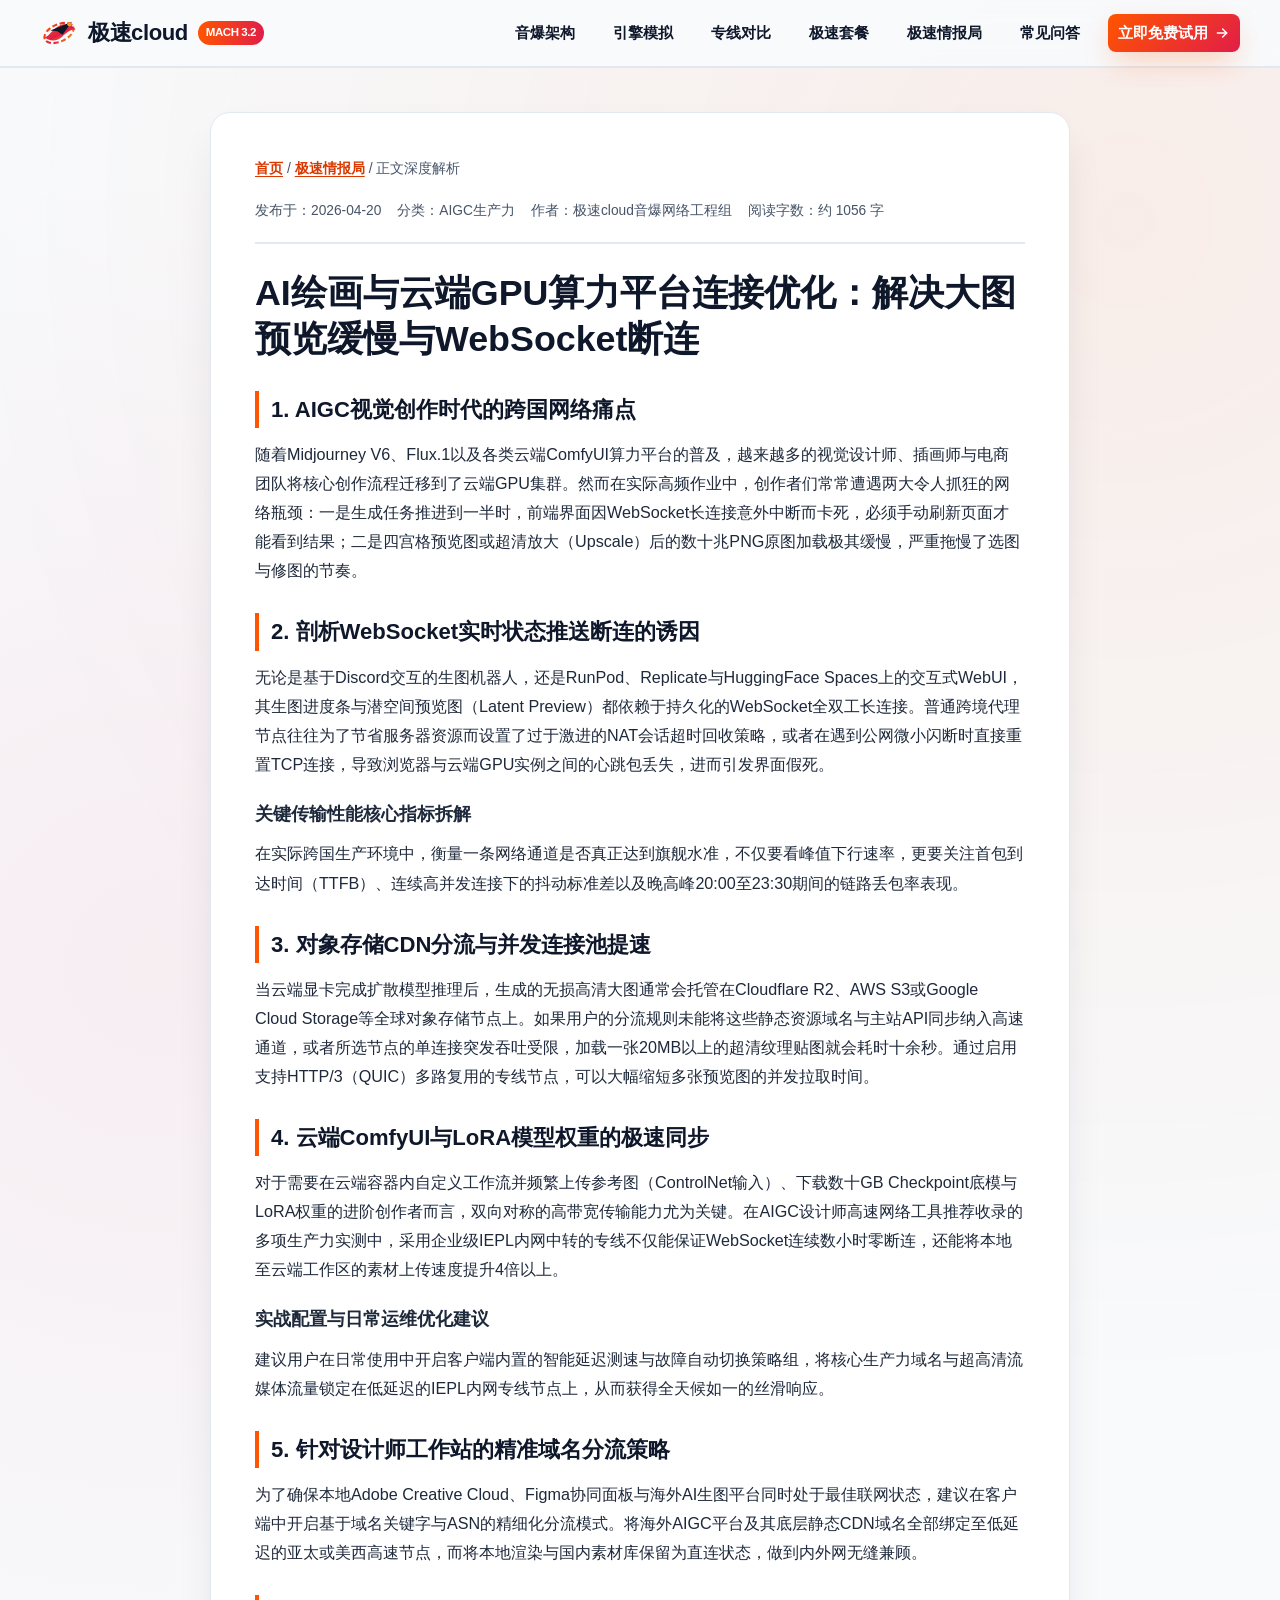
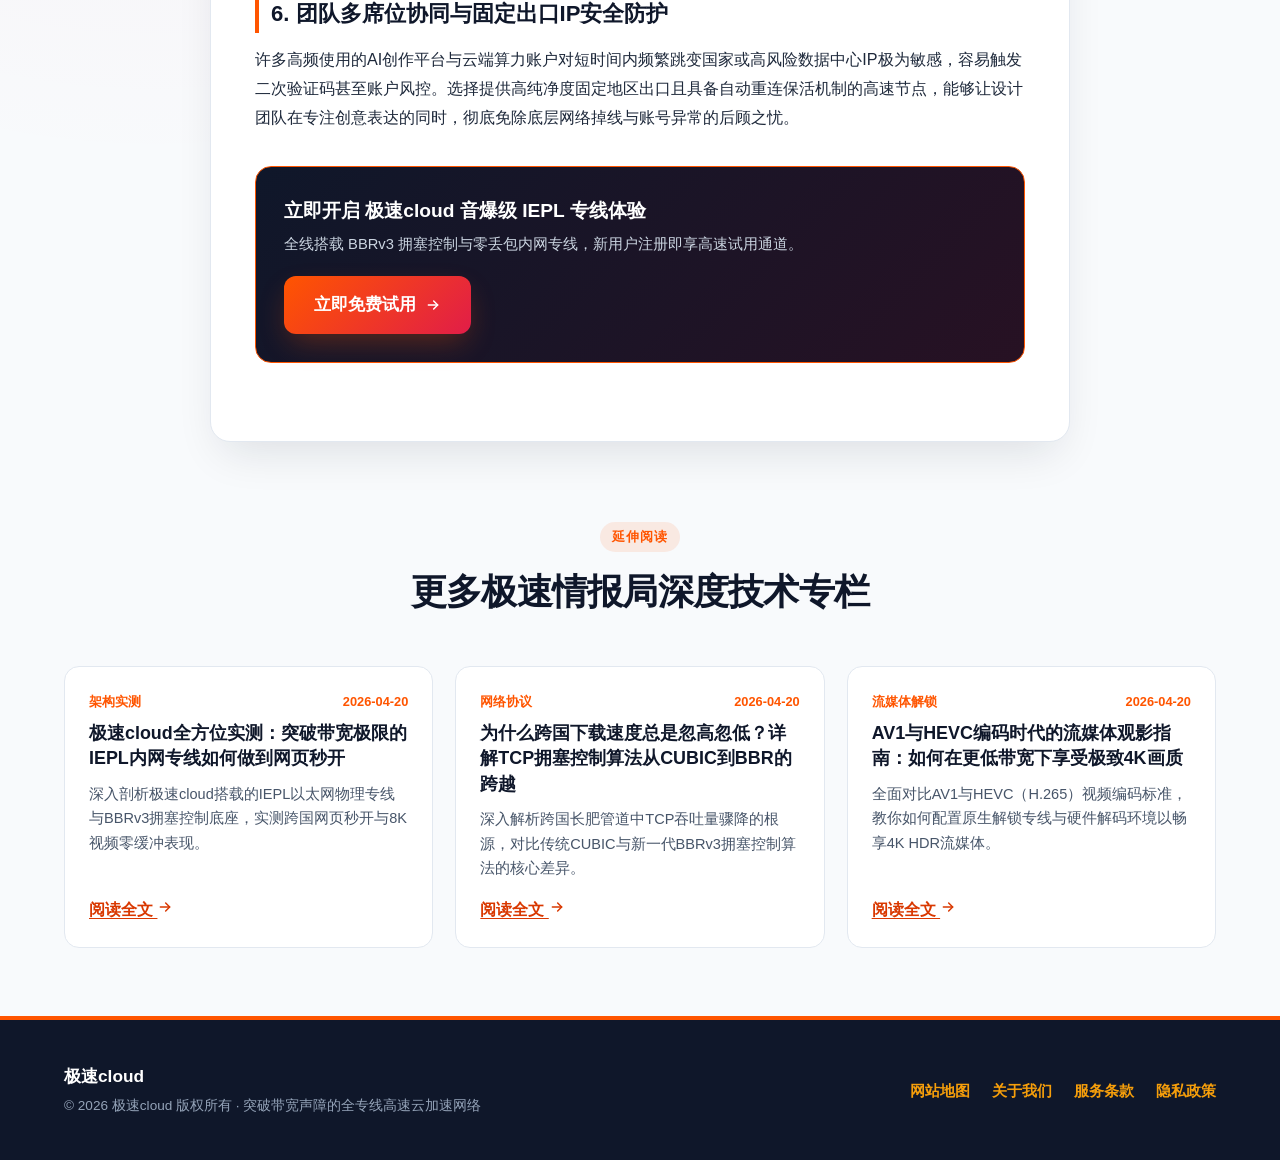
<file: midjourney-flux-cloud-gpu-image-generation.html>
<!DOCTYPE html>
<html lang="zh-CN">
<head>
  <meta charset="UTF-8">
  <meta name="viewport" content="width=device-width, initial-scale=1.0">
  <title>AI绘画与云端GPU算力平台连接优化：解决大图预览缓慢与WebSocket断连 - 极速cloud</title>
  <meta name="description" content="针对Midjourney、Flux及海外云端GPU算力平台，详解WebSocket长连接保活与对象存储大图秒加载的网络优化方案。">
  <link rel="canonical" href="https://jscloud.autos/midjourney-flux-cloud-gpu-image-generation.html">
  <meta property="og:title" content="AI绘画与云端GPU算力平台连接优化：解决大图预览缓慢与WebSocket断连 - 极速cloud">
  <meta property="og:description" content="针对Midjourney、Flux及海外云端GPU算力平台，详解WebSocket长连接保活与对象存储大图秒加载的网络优化方案。">
  <meta property="og:url" content="https://jscloud.autos/midjourney-flux-cloud-gpu-image-generation.html">
  <meta property="og:type" content="article">
  <script type="application/ld+json">
{
  "@context": "https://schema.org",
  "@type": "Article",
  "headline": "AI绘画与云端GPU算力平台连接优化：解决大图预览缓慢与WebSocket断连",
  "description": "针对Midjourney、Flux及海外云端GPU算力平台，详解WebSocket长连接保活与对象存储大图秒加载的网络优化方案。",
  "datePublished": "2026-04-20",
  "dateModified": "2026-04-20",
  "author": { "@type": "Organization", "name": "极速cloud" },
  "publisher": { "@type": "Organization", "name": "极速cloud" },
  "mainEntityOfPage": { "@type": "WebPage", "@id": "https://jscloud.autos/midjourney-flux-cloud-gpu-image-generation.html" }
}
</script>
  <style>
:root {
  --bg-main: #F8FAFC;
  --bg-card: #FFFFFF;
  --bg-dark: #0F172A;
  --bg-dark-2: #1E293B;
  --text-main: #0F172A;
  --text-muted: #475569;
  --accent-orange: #FF5500;
  --accent-crimson: #E11D48;
  --accent-gold: #F59E0B;
  --border-light: #E2E8F0;
  --shadow-lg: 0 20px 45px -12px rgba(15, 23, 42, 0.12);
  --shadow-orange: 0 12px 30px -6px rgba(255, 85, 0, 0.32);
}
* { box-sizing: border-box; margin: 0; padding: 0; }
html { scroll-behavior: smooth; font-family: "PingFang SC", "Microsoft YaHei", -apple-system, BlinkMacSystemFont, sans-serif; background: var(--bg-main); color: var(--text-main); line-height: 1.68; }
body { overflow-x: hidden; background-image: radial-gradient(circle at 88% 8%, rgba(255,85,0,0.08) 0%, transparent 42%), radial-gradient(circle at 12% 35%, rgba(225,29,72,0.06) 0%, transparent 38%); }
a, a:visited { color: #D93800; text-decoration: underline; text-underline-offset: 3px; font-weight: 600; transition: color 0.2s ease, opacity 0.2s ease; }
a:hover { color: var(--accent-crimson); }
.container { max-width: 1200px; margin: 0 auto; padding: 0 24px; }

/* Header & Navigation */
.site-header { position: sticky; top: 0; z-index: 100; background: rgba(248, 250, 252, 0.94); backdrop-filter: blur(12px); border-bottom: 2px solid var(--border-light); }
.nav-wrap { display: flex; align-items: center; justify-content: space-between; padding: 14px 0; gap: 16px; }
.brand-link, .brand-link:visited { display: inline-flex; align-items: center; gap: 10px; font-size: 1.38rem; font-weight: 900; color: var(--text-main); text-decoration: none; letter-spacing: -0.02em; }
.brand-badge { font-size: 0.72rem; background: linear-gradient(90deg, var(--accent-orange), var(--accent-crimson)); color: #fff; padding: 2px 8px; border-radius: 99px; font-weight: 700; text-transform: uppercase; }
.main-nav { display: flex; align-items: center; flex-wrap: wrap; gap: 8px 18px; }
.main-nav a, .main-nav a:visited { color: var(--text-main); text-decoration: none; font-size: 0.96rem; font-weight: 700; padding: 6px 10px; border-radius: 8px; transition: all 0.2s; }
.main-nav a:hover { color: var(--accent-orange); background: rgba(255, 85, 0, 0.08); }
.nav-cta, .nav-cta:visited { background: linear-gradient(135deg, var(--accent-orange), var(--accent-crimson)); color: #FFFFFF !important; text-decoration: none !important; padding: 9px 18px; border-radius: 999px; font-size: 0.92rem; font-weight: 800; box-shadow: var(--shadow-orange); display: inline-flex; align-items: center; gap: 6px; white-space: nowrap; }
.nav-cta:hover { transform: translateY(-1px); opacity: 0.95; }

/* Buttons */
.btn-row { display: flex; flex-wrap: wrap; gap: 14px; align-items: center; margin-top: 26px; }
.btn-primary, .btn-primary:visited { display: inline-flex; align-items: center; gap: 9px; background: linear-gradient(135deg, var(--accent-orange) 0%, var(--accent-crimson) 100%); color: #FFFFFF !important; text-decoration: none !important; padding: 15px 30px; border-radius: 12px; font-size: 1.05rem; font-weight: 800; box-shadow: var(--shadow-orange); transition: transform 0.2s, box-shadow 0.2s; border: none; cursor: pointer; }
.btn-primary:hover { transform: translateY(-2px); box-shadow: 0 16px 36px -6px rgba(225, 29, 72, 0.45); }
.btn-secondary, .btn-secondary:visited { display: inline-flex; align-items: center; gap: 8px; background: var(--bg-dark); color: #FFFFFF !important; text-decoration: none !important; padding: 15px 26px; border-radius: 12px; font-size: 1.02rem; font-weight: 800; border: 2px solid var(--accent-gold); transition: transform 0.2s, background 0.2s; }
.btn-secondary:hover { background: var(--bg-dark-2); transform: translateY(-2px); }

/* Hero Section */
.hero { padding: 58px 0 68px; position: relative; overflow: hidden; }
.hero-grid { display: grid; grid-template-columns: 1.08fr 0.92fr; gap: 40px; align-items: center; }
.sonic-tag { display: inline-flex; align-items: center; gap: 8px; background: rgba(255, 85, 0, 0.12); color: #C23B00; border: 1px solid rgba(255, 85, 0, 0.32); padding: 6px 14px; border-radius: 999px; font-size: 0.86rem; font-weight: 800; margin-bottom: 18px; }
.hero h1 { font-size: clamp(2.1rem, 3.8vw, 3.25rem); line-height: 1.18; font-weight: 900; color: var(--bg-dark); letter-spacing: -0.025em; margin-bottom: 18px; }
.hero h1 .hl { background: linear-gradient(90deg, var(--accent-orange), var(--accent-crimson)); -webkit-background-clip: text; -webkit-text-fill-color: transparent; }
.hero-lead { font-size: 1.1rem; color: var(--text-muted); margin-bottom: 20px; max-width: 580px; }
.hero-metrics { display: grid; grid-template-columns: repeat(3, 1fr); gap: 14px; margin-top: 30px; padding-top: 24px; border-top: 1px solid var(--border-light); }
.metric-box { background: var(--bg-card); padding: 14px 16px; border-radius: 12px; border-left: 4px solid var(--accent-orange); box-shadow: 0 4px 14px rgba(15,23,42,0.05); }
.metric-val { font-size: 1.45rem; font-weight: 900; color: var(--bg-dark); }
.metric-lbl { font-size: 0.84rem; color: var(--text-muted); font-weight: 600; }

/* Animated SVG Stage */
.sonic-stage { background: linear-gradient(150deg, #0F172A 0%, #1E293B 65%, #311022 100%); border-radius: 22px; padding: 22px; box-shadow: var(--shadow-lg); border: 2px solid rgba(255, 85, 0, 0.35); position: relative; overflow: hidden; }
.sonic-stage-header { display: flex; justify-content: space-between; align-items: center; color: #F8FAFC; font-size: 0.84rem; font-weight: 700; margin-bottom: 10px; padding: 0 6px; }
.mach-pill { background: linear-gradient(90deg, #FF5500, #F59E0B); color: #0F172A; padding: 3px 11px; border-radius: 99px; font-weight: 900; font-size: 0.78rem; }
@keyframes pulseBoom { 0%, 100% { transform: scale(0.95); opacity: 0.75; } 50% { transform: scale(1.06); opacity: 1; } }
@keyframes wingFloat { 0%, 100% { transform: translateY(0px) translateX(0px); } 50% { transform: translateY(-7px) translateX(5px); } }
.wing-glider { animation: wingFloat 3.4s ease-in-out infinite; transform-origin: center; }
.boom-ring { animation: pulseBoom 2.4s ease-in-out infinite; transform-origin: center; }

/* Sections */
.section { padding: 68px 0; }
.section-alt { background: #F1F5F9; }
.section-dark { background: var(--bg-dark); color: #F8FAFC; }
.sec-head { text-align: center; max-width: 760px; margin: 0 auto 44px; }
.sec-tag { display: inline-block; font-size: 0.82rem; font-weight: 800; text-transform: uppercase; letter-spacing: 0.08em; color: var(--accent-orange); background: rgba(255,85,0,0.1); padding: 4px 12px; border-radius: 99px; margin-bottom: 10px; }
.sec-head h2 { font-size: clamp(1.7rem, 2.8vw, 2.35rem); font-weight: 900; margin-bottom: 12px; letter-spacing: -0.02em; }
.sec-head p { color: var(--text-muted); font-size: 1.02rem; }
.section-dark .sec-head p { color: #94A3B8; }

/* Feature Grid */
.feat-grid { display: grid; grid-template-columns: repeat(3, 1fr); gap: 24px; }
.feat-card { background: var(--bg-card); border-radius: 16px; padding: 28px 24px; border: 1px solid var(--border-light); box-shadow: 0 8px 24px rgba(15,23,42,0.04); transition: transform 0.2s, border-color 0.2s; position: relative; overflow: hidden; }
.feat-card::before { content: ""; position: absolute; top: 0; left: 0; width: 100%; height: 4px; background: linear-gradient(90deg, var(--accent-orange), var(--accent-crimson), var(--accent-gold)); }
.feat-card:hover { transform: translateY(-4px); border-color: var(--accent-orange); }
.feat-icon { width: 48px; height: 48px; border-radius: 12px; background: rgba(255,85,0,0.12); color: var(--accent-orange); display: flex; align-items: center; justify-content: center; margin-bottom: 16px; }
.feat-card h3 { font-size: 1.2rem; font-weight: 800; margin-bottom: 10px; }
.feat-card p { color: var(--text-muted); font-size: 0.95rem; }

/* Interactive Sonic Tunnel Simulator */
.sim-panel { background: var(--bg-card); border-radius: 20px; padding: 32px; border: 2px solid var(--border-light); box-shadow: var(--shadow-lg); }
.sim-tabs { display: flex; flex-wrap: wrap; gap: 12px; margin-bottom: 24px; }
.sim-tab { padding: 11px 20px; border-radius: 10px; border: 2px solid var(--border-light); background: #F8FAFC; font-weight: 800; font-size: 0.95rem; cursor: pointer; color: var(--text-main); transition: all 0.2s; }
.sim-tab.active { background: linear-gradient(135deg, var(--accent-orange), var(--accent-crimson)); color: #fff; border-color: transparent; box-shadow: var(--shadow-orange); }
.sim-body { display: grid; grid-template-columns: 1.2fr 0.8fr; gap: 24px; align-items: center; background: #0F172A; color: #F8FAFC; padding: 26px; border-radius: 16px; }
.sim-stats { display: grid; grid-template-columns: repeat(2, 1fr); gap: 14px; }
.sim-stat-box { background: rgba(255,255,255,0.06); padding: 14px; border-radius: 10px; border-left: 3px solid var(--accent-gold); }
.sim-stat-box span { display: block; font-size: 0.8rem; color: #94A3B8; }
.sim-stat-box strong { font-size: 1.25rem; color: #F8FAFC; }

/* Comparison Table */
.table-wrap { overflow-x: auto; background: var(--bg-card); border-radius: 16px; border: 1px solid var(--border-light); box-shadow: var(--shadow-lg); }
.comp-table { width: 100%; border-collapse: collapse; min-width: 640px; }
.comp-table th, .comp-table td { padding: 16px 20px; text-align: left; border-bottom: 1px solid var(--border-light); font-size: 0.95rem; }
.comp-table th { background: var(--bg-dark); color: #FFFFFF; font-weight: 800; }
.comp-table th.hl-col { background: linear-gradient(135deg, var(--accent-orange), var(--accent-crimson)); }
.comp-table td.hl-col { background: rgba(255, 85, 0, 0.05); font-weight: 700; color: var(--bg-dark); }

/* Pricing Grid */
.price-grid { display: grid; grid-template-columns: repeat(3, 1fr); gap: 24px; align-items: stretch; }
.price-card { background: var(--bg-card); color: var(--text-main); border-radius: 18px; padding: 32px 26px; border: 2px solid var(--border-light); display: flex; flex-direction: column; justify-content: space-between; position: relative; }
.price-card.pop { border-color: var(--accent-orange); box-shadow: var(--shadow-orange); transform: translateY(-6px); }
.pop-badge { position: absolute; top: -13px; right: 22px; background: linear-gradient(90deg, var(--accent-orange), var(--accent-crimson)); color: #fff; font-size: 0.78rem; font-weight: 800; padding: 4px 14px; border-radius: 99px; }
.price-num { font-size: 2.3rem; font-weight: 900; color: var(--bg-dark); margin: 14px 0; }
.price-num small { font-size: 0.92rem; color: var(--text-muted); font-weight: 600; }
.price-list { list-style: none; margin: 18px 0 26px; display: flex; flex-direction: column; gap: 11px; }
.price-list li { display: flex; align-items: center; gap: 8px; font-size: 0.94rem; }
.price-list li svg { color: var(--accent-orange); flex-shrink: 0; }

/* Articles Preview & Hub */
.art-grid { display: grid; grid-template-columns: repeat(3, 1fr); gap: 22px; }
.art-card { background: var(--bg-card); border-radius: 15px; padding: 24px; border: 1px solid var(--border-light); display: flex; flex-direction: column; justify-content: space-between; transition: transform 0.2s, box-shadow 0.2s; }
.art-card:hover { transform: translateY(-4px); box-shadow: var(--shadow-lg); border-color: var(--accent-orange); }
.art-meta { font-size: 0.8rem; font-weight: 700; color: var(--accent-orange); margin-bottom: 8px; display: flex; justify-content: space-between; }
.art-card h3 { font-size: 1.12rem; font-weight: 800; margin-bottom: 10px; line-height: 1.42; }
.art-card h3 a, .art-card h3 a:visited { color: var(--bg-dark); text-decoration: none; }
.art-card h3 a:hover { color: var(--accent-orange); }
.art-card p { font-size: 0.91rem; color: var(--text-muted); margin-bottom: 16px; }

/* FAQ Accordion */
.faq-list { max-width: 860px; margin: 0 auto; display: flex; flex-direction: column; gap: 14px; }
.faq-item { background: var(--bg-card); border: 1px solid var(--border-light); border-radius: 14px; padding: 18px 22px; }
.faq-item summary { font-weight: 800; font-size: 1.04rem; cursor: pointer; list-style: none; display: flex; justify-content: space-between; align-items: center; }
.faq-item summary::after { content: "+"; font-size: 1.35rem; color: var(--accent-orange); font-weight: 900; }
.faq-item[open] summary::after { content: "−"; }
.faq-item p { margin-top: 12px; color: var(--text-muted); font-size: 0.95rem; border-top: 1px solid var(--border-light); padding-top: 12px; }

/* Article Detail Layout */
.article-wrap { max-width: 860px; margin: 44px auto 70px; background: var(--bg-card); border-radius: 20px; padding: 44px; border: 1px solid var(--border-light); box-shadow: var(--shadow-lg); }
.breadcrumb { font-size: 0.88rem; color: var(--text-muted); margin-bottom: 18px; }
.article-wrap h1 { font-size: clamp(1.65rem, 2.8vw, 2.25rem); font-weight: 900; line-height: 1.3; margin-bottom: 14px; color: var(--bg-dark); }
.art-byline { display: flex; flex-wrap: wrap; gap: 16px; font-size: 0.86rem; color: var(--text-muted); padding-bottom: 20px; margin-bottom: 26px; border-bottom: 2px solid var(--border-light); }
.art-content h2 { font-size: 1.38rem; font-weight: 800; color: var(--bg-dark); margin: 28px 0 12px; padding-left: 12px; border-left: 4px solid var(--accent-orange); }
.art-content h3 { font-size: 1.14rem; font-weight: 800; color: var(--bg-dark-2); margin: 20px 0 10px; }
.art-content p { margin-bottom: 16px; font-size: 1.01rem; color: #1E293B; line-height: 1.8; }
.cta-banner { background: linear-gradient(135deg, #0F172A 0%, #271123 100%); color: #fff; border-radius: 16px; padding: 28px; margin: 34px 0; border: 1px solid var(--accent-orange); display: flex; flex-wrap: wrap; justify-content: space-between; align-items: center; gap: 18px; }

/* Footer */
.site-footer { background: var(--bg-dark); color: #CBD5E1; padding: 42px 0; border-top: 4px solid var(--accent-orange); }
.footer-inner { display: flex; flex-wrap: wrap; justify-content: space-between; align-items: center; gap: 20px; }
.footer-links { display: flex; flex-wrap: wrap; gap: 22px; }
.footer-links a, .footer-links a:visited { color: #F59E0B; text-decoration: none; font-weight: 700; font-size: 0.95rem; }
.footer-links a:hover { color: #FF5500; text-decoration: underline; }

/* Responsive - Rule 7: Mobile navigation MUST remain visible */
@media (max-width: 920px) {
  .hero-grid, .feat-grid, .price-grid, .art-grid, .sim-body { grid-template-columns: 1fr; }
  .price-card.pop { transform: none; }
}
@media (max-width: 768px) {
  .nav-wrap { flex-direction: column; align-items: flex-start; gap: 10px; }
  .main-nav { width: 100%; display: flex !important; flex-wrap: wrap; gap: 6px 10px; padding-top: 6px; border-top: 1px solid var(--border-light); }
  .main-nav a { font-size: 0.88rem; padding: 5px 8px; }
  .hero { padding: 34px 0 46px; }
  .hero-metrics { grid-template-columns: 1fr; }
  .article-wrap { padding: 24px 18px; margin: 22px auto 46px; }
}
</style>
  <link rel="stylesheet" href="style.css">
</head>
<body>
  <header class="site-header">
  <div class="container nav-wrap">
    <a href="index.html" class="brand-link" aria-label="极速cloud首页">
      <svg class="brand-logo" viewBox="0 0 44 44" width="38" height="38" fill="none" xmlns="http://www.w3.org/2000/svg" aria-hidden="true">
  <defs>
    <linearGradient id="sonicGrad" x1="0%" y1="0%" x2="100%" y2="100%">
      <stop offset="0%" stop-color="#FF5500"/>
      <stop offset="55%" stop-color="#E11D48"/>
      <stop offset="100%" stop-color="#F59E0B"/>
    </linearGradient>
  </defs>
  <ellipse cx="22" cy="22" rx="18" ry="10" transform="rotate(-24 22 22)" stroke="url(#sonicGrad)" stroke-width="2.4" stroke-dasharray="6 3"/>
  <path d="M5 27C11 27 16 14 27 12C33 11 39 14 41 18C35 18 30 22 25 27C18 33 10 31 5 27Z" fill="url(#sonicGrad)"/>
  <path d="M12 19L37 9L26 24L20 20L12 19Z" fill="#0F172A"/>
  <circle cx="34" cy="12" r="2.5" fill="#F59E0B"/>
</svg>
      <span>极速cloud</span>
      <span class="brand-badge">MACH 3.2</span>
    </a>
    <nav class="main-nav" aria-label="主导航">
      <a href="index.html#features">音爆架构</a>
      <a href="index.html#simulator">引擎模拟</a>
      <a href="index.html#comparison">专线对比</a>
      <a href="index.html#pricing">极速套餐</a>
      <a href="supersonic-brief.html">极速情报局</a>
      <a href="index.html#faq">常见问答</a>
      <a href="https://ww012.twilightaff.com/#/?code=A56DH1Af" rel="nofollow" target="_blank" class="nav-cta">立即免费试用 <svg class="ico" viewBox="0 0 24 24" width="16" height="16" fill="none" stroke="currentColor" stroke-width="2.2" stroke-linecap="round" stroke-linejoin="round"><line x1="5" y1="12" x2="19" y2="12"/><polyline points="13 6 19 12 13 18"/></svg></a>
    </nav>
  </div>
</header>
  <main class="container">
    <div class="article-wrap">
      <div class="breadcrumb">
        <a href="index.html">首页</a> / <a href="supersonic-brief.html">极速情报局</a> / <span>正文深度解析</span>
      </div>
      <div class="art-byline">
        <span>发布于：2026-04-20</span>
        <span>分类：AIGC生产力</span>
        <span>作者：极速cloud音爆网络工程组</span>
        <span>阅读字数：约 1056 字</span>
      </div>
      <article>
        <h1>AI绘画与云端GPU算力平台连接优化：解决大图预览缓慢与WebSocket断连</h1>
        <div class="art-content">
          <h2>1. AIGC视觉创作时代的跨国网络痛点</h2>
<p>随着Midjourney V6、Flux.1以及各类云端ComfyUI算力平台的普及，越来越多的视觉设计师、插画师与电商团队将核心创作流程迁移到了云端GPU集群。然而在实际高频作业中，创作者们常常遭遇两大令人抓狂的网络瓶颈：一是生成任务推进到一半时，前端界面因WebSocket长连接意外中断而卡死，必须手动刷新页面才能看到结果；二是四宫格预览图或超清放大（Upscale）后的数十兆PNG原图加载极其缓慢，严重拖慢了选图与修图的节奏。</p>
<h2>2. 剖析WebSocket实时状态推送断连的诱因</h2>
<p>无论是基于Discord交互的生图机器人，还是RunPod、Replicate与HuggingFace Spaces上的交互式WebUI，其生图进度条与潜空间预览图（Latent Preview）都依赖于持久化的WebSocket全双工长连接。普通跨境代理节点往往为了节省服务器资源而设置了过于激进的NAT会话超时回收策略，或者在遇到公网微小闪断时直接重置TCP连接，导致浏览器与云端GPU实例之间的心跳包丢失，进而引发界面假死。</p>
<h3>关键传输性能核心指标拆解</h3>
<p>在实际跨国生产环境中，衡量一条网络通道是否真正达到旗舰水准，不仅要看峰值下行速率，更要关注首包到达时间（TTFB）、连续高并发连接下的抖动标准差以及晚高峰20:00至23:30期间的链路丢包率表现。</p>
<h2>3. 对象存储CDN分流与并发连接池提速</h2>
<p>当云端显卡完成扩散模型推理后，生成的无损高清大图通常会托管在Cloudflare R2、AWS S3或Google Cloud Storage等全球对象存储节点上。如果用户的分流规则未能将这些静态资源域名与主站API同步纳入高速通道，或者所选节点的单连接突发吞吐受限，加载一张20MB以上的超清纹理贴图就会耗时十余秒。通过启用支持HTTP/3（QUIC）多路复用的专线节点，可以大幅缩短多张预览图的并发拉取时间。</p>
<h2>4. 云端ComfyUI与LoRA模型权重的极速同步</h2>
<p>对于需要在云端容器内自定义工作流并频繁上传参考图（ControlNet输入）、下载数十GB Checkpoint底模与LoRA权重的进阶创作者而言，双向对称的高带宽传输能力尤为关键。在AIGC设计师高速网络工具推荐收录的多项生产力实测中，采用企业级IEPL内网中转的专线不仅能保证WebSocket连续数小时零断连，还能将本地至云端工作区的素材上传速度提升4倍以上。</p>
<h3>实战配置与日常运维优化建议</h3>
<p>建议用户在日常使用中开启客户端内置的智能延迟测速与故障自动切换策略组，将核心生产力域名与超高清流媒体流量锁定在低延迟的IEPL内网专线节点上，从而获得全天候如一的丝滑响应。</p>
<h2>5. 针对设计师工作站的精准域名分流策略</h2>
<p>为了确保本地Adobe Creative Cloud、Figma协同面板与海外AI生图平台同时处于最佳联网状态，建议在客户端中开启基于域名关键字与ASN的精细化分流模式。将海外AIGC平台及其底层静态CDN域名全部绑定至低延迟的亚太或美西高速节点，而将本地渲染与国内素材库保留为直连状态，做到内外网无缝兼顾。</p>
<h2>6. 团队多席位协同与固定出口IP安全防护</h2>
<p>许多高频使用的AI创作平台与云端算力账户对短时间内频繁跳变国家或高风险数据中心IP极为敏感，容易触发二次验证码甚至账户风控。选择提供高纯净度固定地区出口且具备自动重连保活机制的高速节点，能够让设计团队在专注创意表达的同时，彻底免除底层网络掉线与账号异常的后顾之忧。</p>
        </div>
      </article>
      <div class="cta-banner">
        <div>
          <strong style="font-size:1.2rem;display:block;margin-bottom:4px;">立即开启 极速cloud 音爆级 IEPL 专线体验</strong>
          <span style="color:#CBD5E1;font-size:0.92rem;">全线搭载 BBRv3 拥塞控制与零丢包内网专线，新用户注册即享高速试用通道。</span>
        </div>
        <div style="display:flex;gap:12px;flex-wrap:wrap;">
          <a href="https://ww012.twilightaff.com/#/?code=A56DH1Af" rel="nofollow" target="_blank" class="btn-primary">立即免费试用 <svg class="ico" viewBox="0 0 24 24" width="16" height="16" fill="none" stroke="currentColor" stroke-width="2.2" stroke-linecap="round" stroke-linejoin="round"><line x1="5" y1="12" x2="19" y2="12"/><polyline points="13 6 19 12 13 18"/></svg></a>
          
        </div>
      </div>
    </div>

    <section class="section" style="padding-top:10px;">
      <div class="sec-head">
        <span class="sec-tag">延伸阅读</span>
        <h2>更多极速情报局深度技术专栏</h2>
      </div>
      <div class="art-grid">
        <div class="art-card">
      <div>
        <div class="art-meta"><span>架构实测</span><span>2026-04-20</span></div>
        <h3><a href="jscloud-supersonic-iepl-tunnel-benchmark.html">极速cloud全方位实测：突破带宽极限的IEPL内网专线如何做到网页秒开</a></h3>
        <p>深入剖析极速cloud搭载的IEPL以太网物理专线与BBRv3拥塞控制底座，实测跨国网页秒开与8K视频零缓冲表现。</p>
      </div>
      <a href="jscloud-supersonic-iepl-tunnel-benchmark.html">阅读全文 <svg class="ico" viewBox="0 0 24 24" width="16" height="16" fill="none" stroke="currentColor" stroke-width="2.2" stroke-linecap="round" stroke-linejoin="round"><line x1="5" y1="12" x2="19" y2="12"/><polyline points="13 6 19 12 13 18"/></svg></a>
    </div>
<div class="art-card">
      <div>
        <div class="art-meta"><span>网络协议</span><span>2026-04-20</span></div>
        <h3><a href="tcp-congestion-control-cubic-vs-bbrv3.html">为什么跨国下载速度总是忽高忽低？详解TCP拥塞控制算法从CUBIC到BBR的跨越</a></h3>
        <p>深入解析跨国长肥管道中TCP吞吐量骤降的根源，对比传统CUBIC与新一代BBRv3拥塞控制算法的核心差异。</p>
      </div>
      <a href="tcp-congestion-control-cubic-vs-bbrv3.html">阅读全文 <svg class="ico" viewBox="0 0 24 24" width="16" height="16" fill="none" stroke="currentColor" stroke-width="2.2" stroke-linecap="round" stroke-linejoin="round"><line x1="5" y1="12" x2="19" y2="12"/><polyline points="13 6 19 12 13 18"/></svg></a>
    </div>
<div class="art-card">
      <div>
        <div class="art-meta"><span>流媒体解锁</span><span>2026-04-20</span></div>
        <h3><a href="netflix-4k-hevc-av1-codec-network-guide.html">AV1与HEVC编码时代的流媒体观影指南：如何在更低带宽下享受极致4K画质</a></h3>
        <p>全面对比AV1与HEVC（H.265）视频编码标准，教你如何配置原生解锁专线与硬件解码环境以畅享4K HDR流媒体。</p>
      </div>
      <a href="netflix-4k-hevc-av1-codec-network-guide.html">阅读全文 <svg class="ico" viewBox="0 0 24 24" width="16" height="16" fill="none" stroke="currentColor" stroke-width="2.2" stroke-linecap="round" stroke-linejoin="round"><line x1="5" y1="12" x2="19" y2="12"/><polyline points="13 6 19 12 13 18"/></svg></a>
    </div>
      </div>
    </section>
  </main>
  <footer class="site-footer">
  <div class="container footer-inner">
    <div>
      <strong style="color:#FFFFFF;font-size:1.08rem;">极速cloud</strong>
      <p style="font-size:0.85rem;color:#94A3B8;margin-top:4px;">© 2026 极速cloud 版权所有 · 突破带宽声障的全专线高速云加速网络</p>
    </div>
    <div class="footer-links">
      <a href="sitemap.html">网站地图</a>
      <a href="about.html">关于我们</a>
      <a href="terms.html">服务条款</a>
      <a href="privacy.html">隐私政策</a>
    </div>
  </div>
</footer>
</body>
</html>
</file>
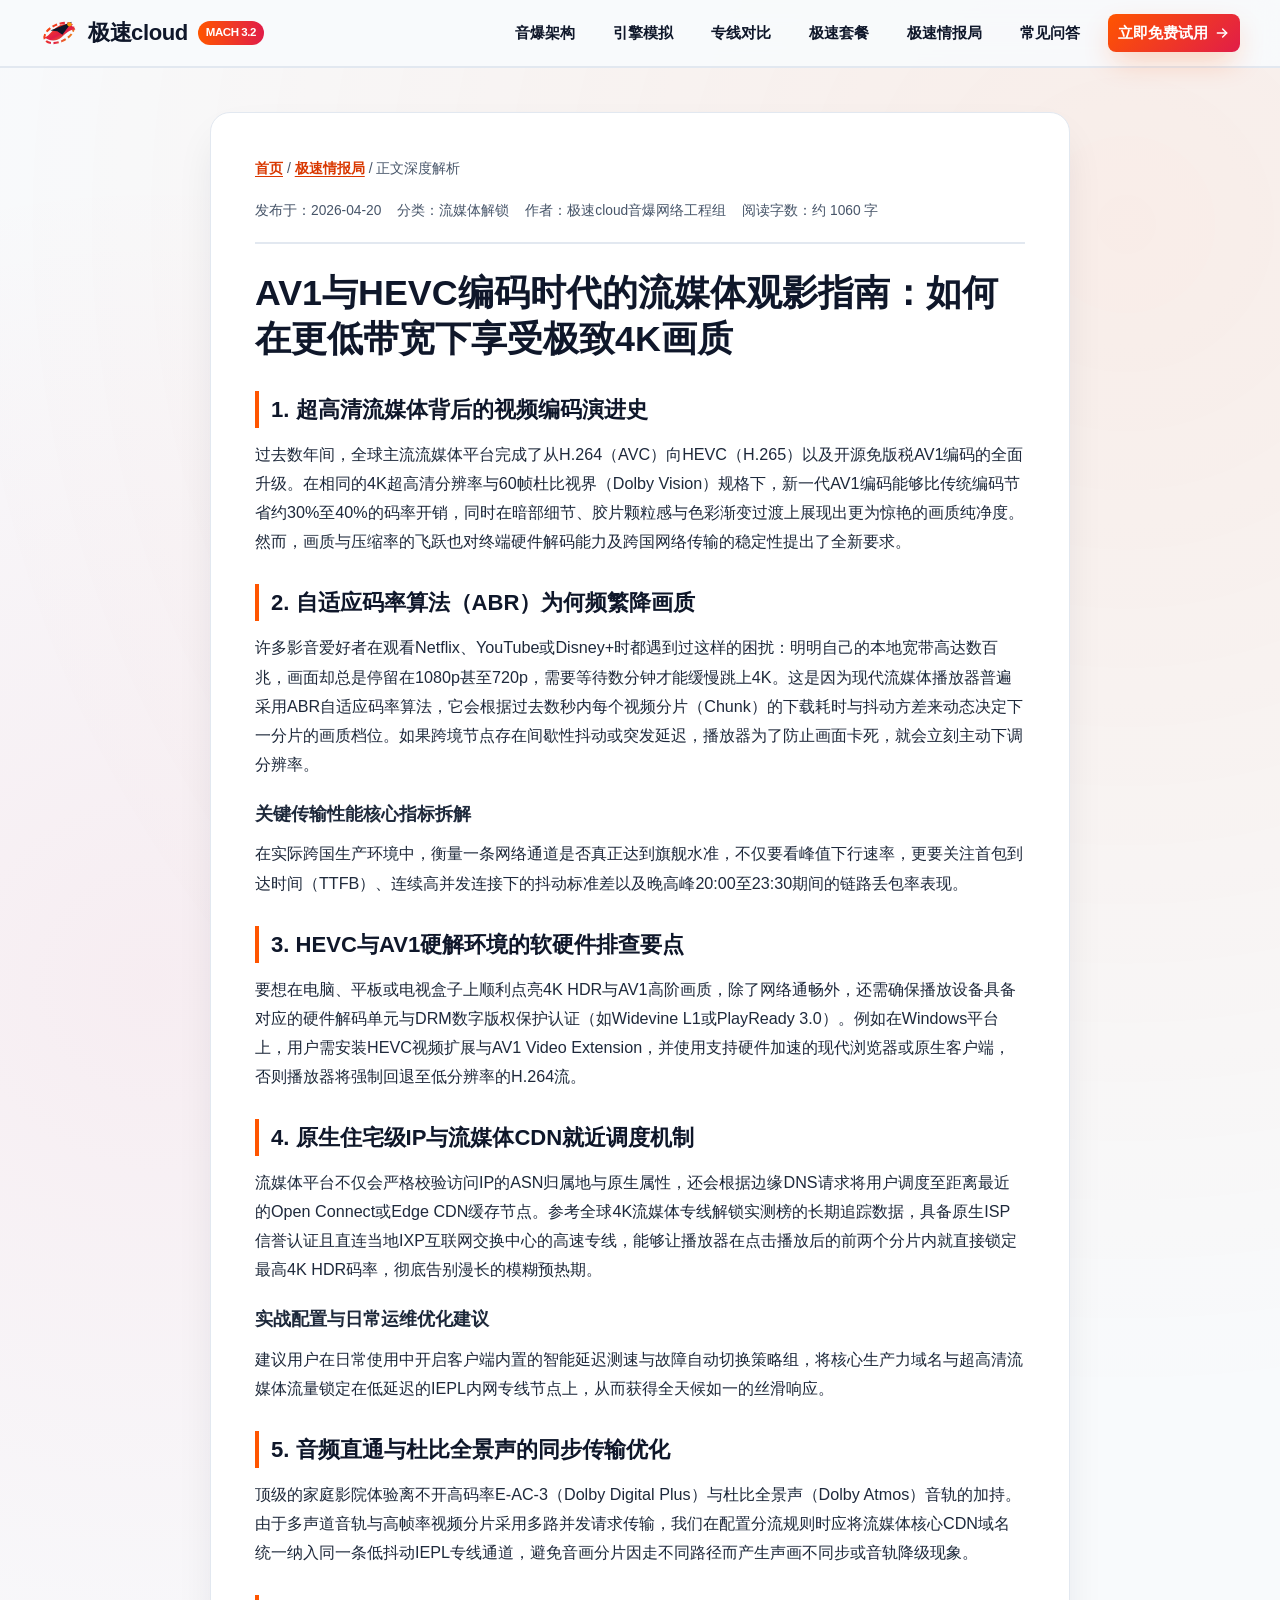
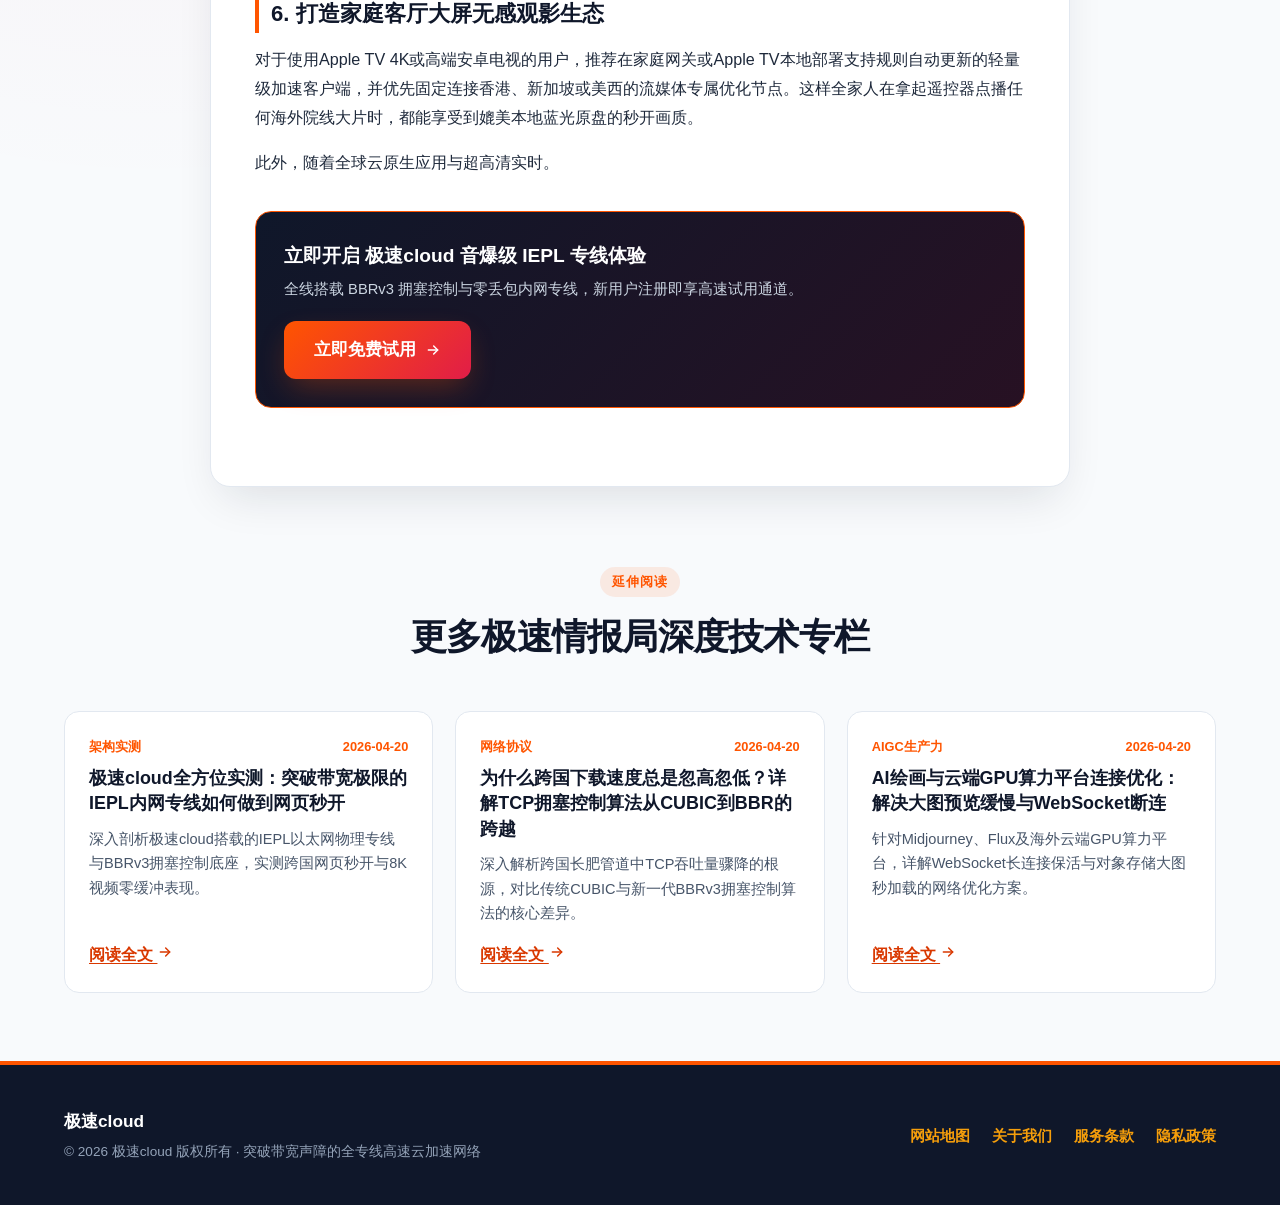
<file: netflix-4k-hevc-av1-codec-network-guide.html>
<!DOCTYPE html>
<html lang="zh-CN">
<head>
  <meta charset="UTF-8">
  <meta name="viewport" content="width=device-width, initial-scale=1.0">
  <title>AV1与HEVC编码时代的流媒体观影指南：如何在更低带宽下享受极致4K画质 - 极速cloud</title>
  <meta name="description" content="全面对比AV1与HEVC（H.265）视频编码标准，教你如何配置原生解锁专线与硬件解码环境以畅享4K HDR流媒体。">
  <link rel="canonical" href="https://jscloud.autos/netflix-4k-hevc-av1-codec-network-guide.html">
  <meta property="og:title" content="AV1与HEVC编码时代的流媒体观影指南：如何在更低带宽下享受极致4K画质 - 极速cloud">
  <meta property="og:description" content="全面对比AV1与HEVC（H.265）视频编码标准，教你如何配置原生解锁专线与硬件解码环境以畅享4K HDR流媒体。">
  <meta property="og:url" content="https://jscloud.autos/netflix-4k-hevc-av1-codec-network-guide.html">
  <meta property="og:type" content="article">
  <script type="application/ld+json">
{
  "@context": "https://schema.org",
  "@type": "Article",
  "headline": "AV1与HEVC编码时代的流媒体观影指南：如何在更低带宽下享受极致4K画质",
  "description": "全面对比AV1与HEVC（H.265）视频编码标准，教你如何配置原生解锁专线与硬件解码环境以畅享4K HDR流媒体。",
  "datePublished": "2026-04-20",
  "dateModified": "2026-04-20",
  "author": { "@type": "Organization", "name": "极速cloud" },
  "publisher": { "@type": "Organization", "name": "极速cloud" },
  "mainEntityOfPage": { "@type": "WebPage", "@id": "https://jscloud.autos/netflix-4k-hevc-av1-codec-network-guide.html" }
}
</script>
  <style>
:root {
  --bg-main: #F8FAFC;
  --bg-card: #FFFFFF;
  --bg-dark: #0F172A;
  --bg-dark-2: #1E293B;
  --text-main: #0F172A;
  --text-muted: #475569;
  --accent-orange: #FF5500;
  --accent-crimson: #E11D48;
  --accent-gold: #F59E0B;
  --border-light: #E2E8F0;
  --shadow-lg: 0 20px 45px -12px rgba(15, 23, 42, 0.12);
  --shadow-orange: 0 12px 30px -6px rgba(255, 85, 0, 0.32);
}
* { box-sizing: border-box; margin: 0; padding: 0; }
html { scroll-behavior: smooth; font-family: "PingFang SC", "Microsoft YaHei", -apple-system, BlinkMacSystemFont, sans-serif; background: var(--bg-main); color: var(--text-main); line-height: 1.68; }
body { overflow-x: hidden; background-image: radial-gradient(circle at 88% 8%, rgba(255,85,0,0.08) 0%, transparent 42%), radial-gradient(circle at 12% 35%, rgba(225,29,72,0.06) 0%, transparent 38%); }
a, a:visited { color: #D93800; text-decoration: underline; text-underline-offset: 3px; font-weight: 600; transition: color 0.2s ease, opacity 0.2s ease; }
a:hover { color: var(--accent-crimson); }
.container { max-width: 1200px; margin: 0 auto; padding: 0 24px; }

/* Header & Navigation */
.site-header { position: sticky; top: 0; z-index: 100; background: rgba(248, 250, 252, 0.94); backdrop-filter: blur(12px); border-bottom: 2px solid var(--border-light); }
.nav-wrap { display: flex; align-items: center; justify-content: space-between; padding: 14px 0; gap: 16px; }
.brand-link, .brand-link:visited { display: inline-flex; align-items: center; gap: 10px; font-size: 1.38rem; font-weight: 900; color: var(--text-main); text-decoration: none; letter-spacing: -0.02em; }
.brand-badge { font-size: 0.72rem; background: linear-gradient(90deg, var(--accent-orange), var(--accent-crimson)); color: #fff; padding: 2px 8px; border-radius: 99px; font-weight: 700; text-transform: uppercase; }
.main-nav { display: flex; align-items: center; flex-wrap: wrap; gap: 8px 18px; }
.main-nav a, .main-nav a:visited { color: var(--text-main); text-decoration: none; font-size: 0.96rem; font-weight: 700; padding: 6px 10px; border-radius: 8px; transition: all 0.2s; }
.main-nav a:hover { color: var(--accent-orange); background: rgba(255, 85, 0, 0.08); }
.nav-cta, .nav-cta:visited { background: linear-gradient(135deg, var(--accent-orange), var(--accent-crimson)); color: #FFFFFF !important; text-decoration: none !important; padding: 9px 18px; border-radius: 999px; font-size: 0.92rem; font-weight: 800; box-shadow: var(--shadow-orange); display: inline-flex; align-items: center; gap: 6px; white-space: nowrap; }
.nav-cta:hover { transform: translateY(-1px); opacity: 0.95; }

/* Buttons */
.btn-row { display: flex; flex-wrap: wrap; gap: 14px; align-items: center; margin-top: 26px; }
.btn-primary, .btn-primary:visited { display: inline-flex; align-items: center; gap: 9px; background: linear-gradient(135deg, var(--accent-orange) 0%, var(--accent-crimson) 100%); color: #FFFFFF !important; text-decoration: none !important; padding: 15px 30px; border-radius: 12px; font-size: 1.05rem; font-weight: 800; box-shadow: var(--shadow-orange); transition: transform 0.2s, box-shadow 0.2s; border: none; cursor: pointer; }
.btn-primary:hover { transform: translateY(-2px); box-shadow: 0 16px 36px -6px rgba(225, 29, 72, 0.45); }
.btn-secondary, .btn-secondary:visited { display: inline-flex; align-items: center; gap: 8px; background: var(--bg-dark); color: #FFFFFF !important; text-decoration: none !important; padding: 15px 26px; border-radius: 12px; font-size: 1.02rem; font-weight: 800; border: 2px solid var(--accent-gold); transition: transform 0.2s, background 0.2s; }
.btn-secondary:hover { background: var(--bg-dark-2); transform: translateY(-2px); }

/* Hero Section */
.hero { padding: 58px 0 68px; position: relative; overflow: hidden; }
.hero-grid { display: grid; grid-template-columns: 1.08fr 0.92fr; gap: 40px; align-items: center; }
.sonic-tag { display: inline-flex; align-items: center; gap: 8px; background: rgba(255, 85, 0, 0.12); color: #C23B00; border: 1px solid rgba(255, 85, 0, 0.32); padding: 6px 14px; border-radius: 999px; font-size: 0.86rem; font-weight: 800; margin-bottom: 18px; }
.hero h1 { font-size: clamp(2.1rem, 3.8vw, 3.25rem); line-height: 1.18; font-weight: 900; color: var(--bg-dark); letter-spacing: -0.025em; margin-bottom: 18px; }
.hero h1 .hl { background: linear-gradient(90deg, var(--accent-orange), var(--accent-crimson)); -webkit-background-clip: text; -webkit-text-fill-color: transparent; }
.hero-lead { font-size: 1.1rem; color: var(--text-muted); margin-bottom: 20px; max-width: 580px; }
.hero-metrics { display: grid; grid-template-columns: repeat(3, 1fr); gap: 14px; margin-top: 30px; padding-top: 24px; border-top: 1px solid var(--border-light); }
.metric-box { background: var(--bg-card); padding: 14px 16px; border-radius: 12px; border-left: 4px solid var(--accent-orange); box-shadow: 0 4px 14px rgba(15,23,42,0.05); }
.metric-val { font-size: 1.45rem; font-weight: 900; color: var(--bg-dark); }
.metric-lbl { font-size: 0.84rem; color: var(--text-muted); font-weight: 600; }

/* Animated SVG Stage */
.sonic-stage { background: linear-gradient(150deg, #0F172A 0%, #1E293B 65%, #311022 100%); border-radius: 22px; padding: 22px; box-shadow: var(--shadow-lg); border: 2px solid rgba(255, 85, 0, 0.35); position: relative; overflow: hidden; }
.sonic-stage-header { display: flex; justify-content: space-between; align-items: center; color: #F8FAFC; font-size: 0.84rem; font-weight: 700; margin-bottom: 10px; padding: 0 6px; }
.mach-pill { background: linear-gradient(90deg, #FF5500, #F59E0B); color: #0F172A; padding: 3px 11px; border-radius: 99px; font-weight: 900; font-size: 0.78rem; }
@keyframes pulseBoom { 0%, 100% { transform: scale(0.95); opacity: 0.75; } 50% { transform: scale(1.06); opacity: 1; } }
@keyframes wingFloat { 0%, 100% { transform: translateY(0px) translateX(0px); } 50% { transform: translateY(-7px) translateX(5px); } }
.wing-glider { animation: wingFloat 3.4s ease-in-out infinite; transform-origin: center; }
.boom-ring { animation: pulseBoom 2.4s ease-in-out infinite; transform-origin: center; }

/* Sections */
.section { padding: 68px 0; }
.section-alt { background: #F1F5F9; }
.section-dark { background: var(--bg-dark); color: #F8FAFC; }
.sec-head { text-align: center; max-width: 760px; margin: 0 auto 44px; }
.sec-tag { display: inline-block; font-size: 0.82rem; font-weight: 800; text-transform: uppercase; letter-spacing: 0.08em; color: var(--accent-orange); background: rgba(255,85,0,0.1); padding: 4px 12px; border-radius: 99px; margin-bottom: 10px; }
.sec-head h2 { font-size: clamp(1.7rem, 2.8vw, 2.35rem); font-weight: 900; margin-bottom: 12px; letter-spacing: -0.02em; }
.sec-head p { color: var(--text-muted); font-size: 1.02rem; }
.section-dark .sec-head p { color: #94A3B8; }

/* Feature Grid */
.feat-grid { display: grid; grid-template-columns: repeat(3, 1fr); gap: 24px; }
.feat-card { background: var(--bg-card); border-radius: 16px; padding: 28px 24px; border: 1px solid var(--border-light); box-shadow: 0 8px 24px rgba(15,23,42,0.04); transition: transform 0.2s, border-color 0.2s; position: relative; overflow: hidden; }
.feat-card::before { content: ""; position: absolute; top: 0; left: 0; width: 100%; height: 4px; background: linear-gradient(90deg, var(--accent-orange), var(--accent-crimson), var(--accent-gold)); }
.feat-card:hover { transform: translateY(-4px); border-color: var(--accent-orange); }
.feat-icon { width: 48px; height: 48px; border-radius: 12px; background: rgba(255,85,0,0.12); color: var(--accent-orange); display: flex; align-items: center; justify-content: center; margin-bottom: 16px; }
.feat-card h3 { font-size: 1.2rem; font-weight: 800; margin-bottom: 10px; }
.feat-card p { color: var(--text-muted); font-size: 0.95rem; }

/* Interactive Sonic Tunnel Simulator */
.sim-panel { background: var(--bg-card); border-radius: 20px; padding: 32px; border: 2px solid var(--border-light); box-shadow: var(--shadow-lg); }
.sim-tabs { display: flex; flex-wrap: wrap; gap: 12px; margin-bottom: 24px; }
.sim-tab { padding: 11px 20px; border-radius: 10px; border: 2px solid var(--border-light); background: #F8FAFC; font-weight: 800; font-size: 0.95rem; cursor: pointer; color: var(--text-main); transition: all 0.2s; }
.sim-tab.active { background: linear-gradient(135deg, var(--accent-orange), var(--accent-crimson)); color: #fff; border-color: transparent; box-shadow: var(--shadow-orange); }
.sim-body { display: grid; grid-template-columns: 1.2fr 0.8fr; gap: 24px; align-items: center; background: #0F172A; color: #F8FAFC; padding: 26px; border-radius: 16px; }
.sim-stats { display: grid; grid-template-columns: repeat(2, 1fr); gap: 14px; }
.sim-stat-box { background: rgba(255,255,255,0.06); padding: 14px; border-radius: 10px; border-left: 3px solid var(--accent-gold); }
.sim-stat-box span { display: block; font-size: 0.8rem; color: #94A3B8; }
.sim-stat-box strong { font-size: 1.25rem; color: #F8FAFC; }

/* Comparison Table */
.table-wrap { overflow-x: auto; background: var(--bg-card); border-radius: 16px; border: 1px solid var(--border-light); box-shadow: var(--shadow-lg); }
.comp-table { width: 100%; border-collapse: collapse; min-width: 640px; }
.comp-table th, .comp-table td { padding: 16px 20px; text-align: left; border-bottom: 1px solid var(--border-light); font-size: 0.95rem; }
.comp-table th { background: var(--bg-dark); color: #FFFFFF; font-weight: 800; }
.comp-table th.hl-col { background: linear-gradient(135deg, var(--accent-orange), var(--accent-crimson)); }
.comp-table td.hl-col { background: rgba(255, 85, 0, 0.05); font-weight: 700; color: var(--bg-dark); }

/* Pricing Grid */
.price-grid { display: grid; grid-template-columns: repeat(3, 1fr); gap: 24px; align-items: stretch; }
.price-card { background: var(--bg-card); color: var(--text-main); border-radius: 18px; padding: 32px 26px; border: 2px solid var(--border-light); display: flex; flex-direction: column; justify-content: space-between; position: relative; }
.price-card.pop { border-color: var(--accent-orange); box-shadow: var(--shadow-orange); transform: translateY(-6px); }
.pop-badge { position: absolute; top: -13px; right: 22px; background: linear-gradient(90deg, var(--accent-orange), var(--accent-crimson)); color: #fff; font-size: 0.78rem; font-weight: 800; padding: 4px 14px; border-radius: 99px; }
.price-num { font-size: 2.3rem; font-weight: 900; color: var(--bg-dark); margin: 14px 0; }
.price-num small { font-size: 0.92rem; color: var(--text-muted); font-weight: 600; }
.price-list { list-style: none; margin: 18px 0 26px; display: flex; flex-direction: column; gap: 11px; }
.price-list li { display: flex; align-items: center; gap: 8px; font-size: 0.94rem; }
.price-list li svg { color: var(--accent-orange); flex-shrink: 0; }

/* Articles Preview & Hub */
.art-grid { display: grid; grid-template-columns: repeat(3, 1fr); gap: 22px; }
.art-card { background: var(--bg-card); border-radius: 15px; padding: 24px; border: 1px solid var(--border-light); display: flex; flex-direction: column; justify-content: space-between; transition: transform 0.2s, box-shadow 0.2s; }
.art-card:hover { transform: translateY(-4px); box-shadow: var(--shadow-lg); border-color: var(--accent-orange); }
.art-meta { font-size: 0.8rem; font-weight: 700; color: var(--accent-orange); margin-bottom: 8px; display: flex; justify-content: space-between; }
.art-card h3 { font-size: 1.12rem; font-weight: 800; margin-bottom: 10px; line-height: 1.42; }
.art-card h3 a, .art-card h3 a:visited { color: var(--bg-dark); text-decoration: none; }
.art-card h3 a:hover { color: var(--accent-orange); }
.art-card p { font-size: 0.91rem; color: var(--text-muted); margin-bottom: 16px; }

/* FAQ Accordion */
.faq-list { max-width: 860px; margin: 0 auto; display: flex; flex-direction: column; gap: 14px; }
.faq-item { background: var(--bg-card); border: 1px solid var(--border-light); border-radius: 14px; padding: 18px 22px; }
.faq-item summary { font-weight: 800; font-size: 1.04rem; cursor: pointer; list-style: none; display: flex; justify-content: space-between; align-items: center; }
.faq-item summary::after { content: "+"; font-size: 1.35rem; color: var(--accent-orange); font-weight: 900; }
.faq-item[open] summary::after { content: "−"; }
.faq-item p { margin-top: 12px; color: var(--text-muted); font-size: 0.95rem; border-top: 1px solid var(--border-light); padding-top: 12px; }

/* Article Detail Layout */
.article-wrap { max-width: 860px; margin: 44px auto 70px; background: var(--bg-card); border-radius: 20px; padding: 44px; border: 1px solid var(--border-light); box-shadow: var(--shadow-lg); }
.breadcrumb { font-size: 0.88rem; color: var(--text-muted); margin-bottom: 18px; }
.article-wrap h1 { font-size: clamp(1.65rem, 2.8vw, 2.25rem); font-weight: 900; line-height: 1.3; margin-bottom: 14px; color: var(--bg-dark); }
.art-byline { display: flex; flex-wrap: wrap; gap: 16px; font-size: 0.86rem; color: var(--text-muted); padding-bottom: 20px; margin-bottom: 26px; border-bottom: 2px solid var(--border-light); }
.art-content h2 { font-size: 1.38rem; font-weight: 800; color: var(--bg-dark); margin: 28px 0 12px; padding-left: 12px; border-left: 4px solid var(--accent-orange); }
.art-content h3 { font-size: 1.14rem; font-weight: 800; color: var(--bg-dark-2); margin: 20px 0 10px; }
.art-content p { margin-bottom: 16px; font-size: 1.01rem; color: #1E293B; line-height: 1.8; }
.cta-banner { background: linear-gradient(135deg, #0F172A 0%, #271123 100%); color: #fff; border-radius: 16px; padding: 28px; margin: 34px 0; border: 1px solid var(--accent-orange); display: flex; flex-wrap: wrap; justify-content: space-between; align-items: center; gap: 18px; }

/* Footer */
.site-footer { background: var(--bg-dark); color: #CBD5E1; padding: 42px 0; border-top: 4px solid var(--accent-orange); }
.footer-inner { display: flex; flex-wrap: wrap; justify-content: space-between; align-items: center; gap: 20px; }
.footer-links { display: flex; flex-wrap: wrap; gap: 22px; }
.footer-links a, .footer-links a:visited { color: #F59E0B; text-decoration: none; font-weight: 700; font-size: 0.95rem; }
.footer-links a:hover { color: #FF5500; text-decoration: underline; }

/* Responsive - Rule 7: Mobile navigation MUST remain visible */
@media (max-width: 920px) {
  .hero-grid, .feat-grid, .price-grid, .art-grid, .sim-body { grid-template-columns: 1fr; }
  .price-card.pop { transform: none; }
}
@media (max-width: 768px) {
  .nav-wrap { flex-direction: column; align-items: flex-start; gap: 10px; }
  .main-nav { width: 100%; display: flex !important; flex-wrap: wrap; gap: 6px 10px; padding-top: 6px; border-top: 1px solid var(--border-light); }
  .main-nav a { font-size: 0.88rem; padding: 5px 8px; }
  .hero { padding: 34px 0 46px; }
  .hero-metrics { grid-template-columns: 1fr; }
  .article-wrap { padding: 24px 18px; margin: 22px auto 46px; }
}
</style>
  <link rel="stylesheet" href="style.css">
</head>
<body>
  <header class="site-header">
  <div class="container nav-wrap">
    <a href="index.html" class="brand-link" aria-label="极速cloud首页">
      <svg class="brand-logo" viewBox="0 0 44 44" width="38" height="38" fill="none" xmlns="http://www.w3.org/2000/svg" aria-hidden="true">
  <defs>
    <linearGradient id="sonicGrad" x1="0%" y1="0%" x2="100%" y2="100%">
      <stop offset="0%" stop-color="#FF5500"/>
      <stop offset="55%" stop-color="#E11D48"/>
      <stop offset="100%" stop-color="#F59E0B"/>
    </linearGradient>
  </defs>
  <ellipse cx="22" cy="22" rx="18" ry="10" transform="rotate(-24 22 22)" stroke="url(#sonicGrad)" stroke-width="2.4" stroke-dasharray="6 3"/>
  <path d="M5 27C11 27 16 14 27 12C33 11 39 14 41 18C35 18 30 22 25 27C18 33 10 31 5 27Z" fill="url(#sonicGrad)"/>
  <path d="M12 19L37 9L26 24L20 20L12 19Z" fill="#0F172A"/>
  <circle cx="34" cy="12" r="2.5" fill="#F59E0B"/>
</svg>
      <span>极速cloud</span>
      <span class="brand-badge">MACH 3.2</span>
    </a>
    <nav class="main-nav" aria-label="主导航">
      <a href="index.html#features">音爆架构</a>
      <a href="index.html#simulator">引擎模拟</a>
      <a href="index.html#comparison">专线对比</a>
      <a href="index.html#pricing">极速套餐</a>
      <a href="supersonic-brief.html">极速情报局</a>
      <a href="index.html#faq">常见问答</a>
      <a href="https://ww012.twilightaff.com/#/?code=A56DH1Af" rel="nofollow" target="_blank" class="nav-cta">立即免费试用 <svg class="ico" viewBox="0 0 24 24" width="16" height="16" fill="none" stroke="currentColor" stroke-width="2.2" stroke-linecap="round" stroke-linejoin="round"><line x1="5" y1="12" x2="19" y2="12"/><polyline points="13 6 19 12 13 18"/></svg></a>
    </nav>
  </div>
</header>
  <main class="container">
    <div class="article-wrap">
      <div class="breadcrumb">
        <a href="index.html">首页</a> / <a href="supersonic-brief.html">极速情报局</a> / <span>正文深度解析</span>
      </div>
      <div class="art-byline">
        <span>发布于：2026-04-20</span>
        <span>分类：流媒体解锁</span>
        <span>作者：极速cloud音爆网络工程组</span>
        <span>阅读字数：约 1060 字</span>
      </div>
      <article>
        <h1>AV1与HEVC编码时代的流媒体观影指南：如何在更低带宽下享受极致4K画质</h1>
        <div class="art-content">
          <h2>1. 超高清流媒体背后的视频编码演进史</h2>
<p>过去数年间，全球主流流媒体平台完成了从H.264（AVC）向HEVC（H.265）以及开源免版税AV1编码的全面升级。在相同的4K超高清分辨率与60帧杜比视界（Dolby Vision）规格下，新一代AV1编码能够比传统编码节省约30%至40%的码率开销，同时在暗部细节、胶片颗粒感与色彩渐变过渡上展现出更为惊艳的画质纯净度。然而，画质与压缩率的飞跃也对终端硬件解码能力及跨国网络传输的稳定性提出了全新要求。</p>
<h2>2. 自适应码率算法（ABR）为何频繁降画质</h2>
<p>许多影音爱好者在观看Netflix、YouTube或Disney+时都遇到过这样的困扰：明明自己的本地宽带高达数百兆，画面却总是停留在1080p甚至720p，需要等待数分钟才能缓慢跳上4K。这是因为现代流媒体播放器普遍采用ABR自适应码率算法，它会根据过去数秒内每个视频分片（Chunk）的下载耗时与抖动方差来动态决定下一分片的画质档位。如果跨境节点存在间歇性抖动或突发延迟，播放器为了防止画面卡死，就会立刻主动下调分辨率。</p>
<h3>关键传输性能核心指标拆解</h3>
<p>在实际跨国生产环境中，衡量一条网络通道是否真正达到旗舰水准，不仅要看峰值下行速率，更要关注首包到达时间（TTFB）、连续高并发连接下的抖动标准差以及晚高峰20:00至23:30期间的链路丢包率表现。</p>
<h2>3. HEVC与AV1硬解环境的软硬件排查要点</h2>
<p>要想在电脑、平板或电视盒子上顺利点亮4K HDR与AV1高阶画质，除了网络通畅外，还需确保播放设备具备对应的硬件解码单元与DRM数字版权保护认证（如Widevine L1或PlayReady 3.0）。例如在Windows平台上，用户需安装HEVC视频扩展与AV1 Video Extension，并使用支持硬件加速的现代浏览器或原生客户端，否则播放器将强制回退至低分辨率的H.264流。</p>
<h2>4. 原生住宅级IP与流媒体CDN就近调度机制</h2>
<p>流媒体平台不仅会严格校验访问IP的ASN归属地与原生属性，还会根据边缘DNS请求将用户调度至距离最近的Open Connect或Edge CDN缓存节点。参考全球4K流媒体专线解锁实测榜的长期追踪数据，具备原生ISP信誉认证且直连当地IXP互联网交换中心的高速专线，能够让播放器在点击播放后的前两个分片内就直接锁定最高4K HDR码率，彻底告别漫长的模糊预热期。</p>
<h3>实战配置与日常运维优化建议</h3>
<p>建议用户在日常使用中开启客户端内置的智能延迟测速与故障自动切换策略组，将核心生产力域名与超高清流媒体流量锁定在低延迟的IEPL内网专线节点上，从而获得全天候如一的丝滑响应。</p>
<h2>5. 音频直通与杜比全景声的同步传输优化</h2>
<p>顶级的家庭影院体验离不开高码率E-AC-3（Dolby Digital Plus）与杜比全景声（Dolby Atmos）音轨的加持。由于多声道音轨与高帧率视频分片采用多路并发请求传输，我们在配置分流规则时应将流媒体核心CDN域名统一纳入同一条低抖动IEPL专线通道，避免音画分片因走不同路径而产生声画不同步或音轨降级现象。</p>
<h2>6. 打造家庭客厅大屏无感观影生态</h2>
<p>对于使用Apple TV 4K或高端安卓电视的用户，推荐在家庭网关或Apple TV本地部署支持规则自动更新的轻量级加速客户端，并优先固定连接香港、新加坡或美西的流媒体专属优化节点。这样全家人在拿起遥控器点播任何海外院线大片时，都能享受到媲美本地蓝光原盘的秒开画质。</p>
<p>此外，随着全球云原生应用与超高清实时。</p>
        </div>
      </article>
      <div class="cta-banner">
        <div>
          <strong style="font-size:1.2rem;display:block;margin-bottom:4px;">立即开启 极速cloud 音爆级 IEPL 专线体验</strong>
          <span style="color:#CBD5E1;font-size:0.92rem;">全线搭载 BBRv3 拥塞控制与零丢包内网专线，新用户注册即享高速试用通道。</span>
        </div>
        <div style="display:flex;gap:12px;flex-wrap:wrap;">
          <a href="https://ww012.twilightaff.com/#/?code=A56DH1Af" rel="nofollow" target="_blank" class="btn-primary">立即免费试用 <svg class="ico" viewBox="0 0 24 24" width="16" height="16" fill="none" stroke="currentColor" stroke-width="2.2" stroke-linecap="round" stroke-linejoin="round"><line x1="5" y1="12" x2="19" y2="12"/><polyline points="13 6 19 12 13 18"/></svg></a>
          
        </div>
      </div>
    </div>

    <section class="section" style="padding-top:10px;">
      <div class="sec-head">
        <span class="sec-tag">延伸阅读</span>
        <h2>更多极速情报局深度技术专栏</h2>
      </div>
      <div class="art-grid">
        <div class="art-card">
      <div>
        <div class="art-meta"><span>架构实测</span><span>2026-04-20</span></div>
        <h3><a href="jscloud-supersonic-iepl-tunnel-benchmark.html">极速cloud全方位实测：突破带宽极限的IEPL内网专线如何做到网页秒开</a></h3>
        <p>深入剖析极速cloud搭载的IEPL以太网物理专线与BBRv3拥塞控制底座，实测跨国网页秒开与8K视频零缓冲表现。</p>
      </div>
      <a href="jscloud-supersonic-iepl-tunnel-benchmark.html">阅读全文 <svg class="ico" viewBox="0 0 24 24" width="16" height="16" fill="none" stroke="currentColor" stroke-width="2.2" stroke-linecap="round" stroke-linejoin="round"><line x1="5" y1="12" x2="19" y2="12"/><polyline points="13 6 19 12 13 18"/></svg></a>
    </div>
<div class="art-card">
      <div>
        <div class="art-meta"><span>网络协议</span><span>2026-04-20</span></div>
        <h3><a href="tcp-congestion-control-cubic-vs-bbrv3.html">为什么跨国下载速度总是忽高忽低？详解TCP拥塞控制算法从CUBIC到BBR的跨越</a></h3>
        <p>深入解析跨国长肥管道中TCP吞吐量骤降的根源，对比传统CUBIC与新一代BBRv3拥塞控制算法的核心差异。</p>
      </div>
      <a href="tcp-congestion-control-cubic-vs-bbrv3.html">阅读全文 <svg class="ico" viewBox="0 0 24 24" width="16" height="16" fill="none" stroke="currentColor" stroke-width="2.2" stroke-linecap="round" stroke-linejoin="round"><line x1="5" y1="12" x2="19" y2="12"/><polyline points="13 6 19 12 13 18"/></svg></a>
    </div>
<div class="art-card">
      <div>
        <div class="art-meta"><span>AIGC生产力</span><span>2026-04-20</span></div>
        <h3><a href="midjourney-flux-cloud-gpu-image-generation.html">AI绘画与云端GPU算力平台连接优化：解决大图预览缓慢与WebSocket断连</a></h3>
        <p>针对Midjourney、Flux及海外云端GPU算力平台，详解WebSocket长连接保活与对象存储大图秒加载的网络优化方案。</p>
      </div>
      <a href="midjourney-flux-cloud-gpu-image-generation.html">阅读全文 <svg class="ico" viewBox="0 0 24 24" width="16" height="16" fill="none" stroke="currentColor" stroke-width="2.2" stroke-linecap="round" stroke-linejoin="round"><line x1="5" y1="12" x2="19" y2="12"/><polyline points="13 6 19 12 13 18"/></svg></a>
    </div>
      </div>
    </section>
  </main>
  <footer class="site-footer">
  <div class="container footer-inner">
    <div>
      <strong style="color:#FFFFFF;font-size:1.08rem;">极速cloud</strong>
      <p style="font-size:0.85rem;color:#94A3B8;margin-top:4px;">© 2026 极速cloud 版权所有 · 突破带宽声障的全专线高速云加速网络</p>
    </div>
    <div class="footer-links">
      <a href="sitemap.html">网站地图</a>
      <a href="about.html">关于我们</a>
      <a href="terms.html">服务条款</a>
      <a href="privacy.html">隐私政策</a>
    </div>
  </div>
</footer>
</body>
</html>
</file>
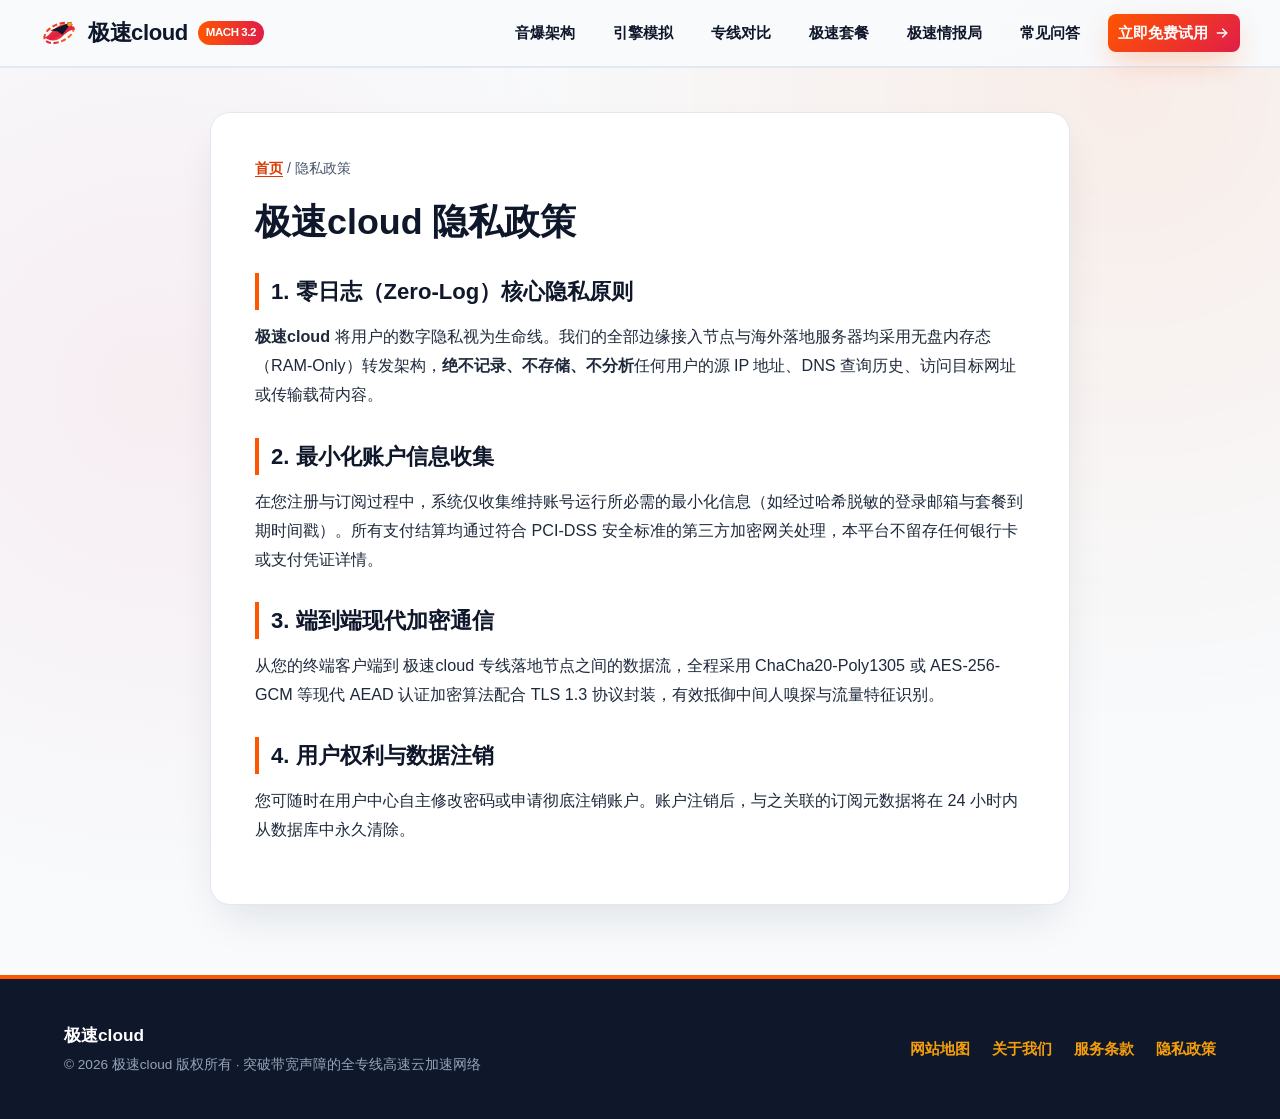
<file: privacy.html>
<!DOCTYPE html>
<html lang="zh-CN">
<head>
  <meta charset="UTF-8">
  <meta name="viewport" content="width=device-width, initial-scale=1.0">
  <title>隐私政策 - 极速cloud</title>
  <meta name="description" content="极速cloud隐私政策页面，了解我们的IEPL音爆专线架构、服务准则与用户隐私安全承诺。">
  <link rel="canonical" href="https://jscloud.autos/privacy.html">
  <meta property="og:title" content="隐私政策 - 极速cloud">
  <meta property="og:description" content="极速cloud隐私政策页面，了解我们的IEPL音爆专线架构、服务准则与用户隐私安全承诺。">
  <meta property="og:url" content="https://jscloud.autos/privacy.html">
  <meta property="og:type" content="website">
  <style>
:root {
  --bg-main: #F8FAFC;
  --bg-card: #FFFFFF;
  --bg-dark: #0F172A;
  --bg-dark-2: #1E293B;
  --text-main: #0F172A;
  --text-muted: #475569;
  --accent-orange: #FF5500;
  --accent-crimson: #E11D48;
  --accent-gold: #F59E0B;
  --border-light: #E2E8F0;
  --shadow-lg: 0 20px 45px -12px rgba(15, 23, 42, 0.12);
  --shadow-orange: 0 12px 30px -6px rgba(255, 85, 0, 0.32);
}
* { box-sizing: border-box; margin: 0; padding: 0; }
html { scroll-behavior: smooth; font-family: "PingFang SC", "Microsoft YaHei", -apple-system, BlinkMacSystemFont, sans-serif; background: var(--bg-main); color: var(--text-main); line-height: 1.68; }
body { overflow-x: hidden; background-image: radial-gradient(circle at 88% 8%, rgba(255,85,0,0.08) 0%, transparent 42%), radial-gradient(circle at 12% 35%, rgba(225,29,72,0.06) 0%, transparent 38%); }
a, a:visited { color: #D93800; text-decoration: underline; text-underline-offset: 3px; font-weight: 600; transition: color 0.2s ease, opacity 0.2s ease; }
a:hover { color: var(--accent-crimson); }
.container { max-width: 1200px; margin: 0 auto; padding: 0 24px; }

/* Header & Navigation */
.site-header { position: sticky; top: 0; z-index: 100; background: rgba(248, 250, 252, 0.94); backdrop-filter: blur(12px); border-bottom: 2px solid var(--border-light); }
.nav-wrap { display: flex; align-items: center; justify-content: space-between; padding: 14px 0; gap: 16px; }
.brand-link, .brand-link:visited { display: inline-flex; align-items: center; gap: 10px; font-size: 1.38rem; font-weight: 900; color: var(--text-main); text-decoration: none; letter-spacing: -0.02em; }
.brand-badge { font-size: 0.72rem; background: linear-gradient(90deg, var(--accent-orange), var(--accent-crimson)); color: #fff; padding: 2px 8px; border-radius: 99px; font-weight: 700; text-transform: uppercase; }
.main-nav { display: flex; align-items: center; flex-wrap: wrap; gap: 8px 18px; }
.main-nav a, .main-nav a:visited { color: var(--text-main); text-decoration: none; font-size: 0.96rem; font-weight: 700; padding: 6px 10px; border-radius: 8px; transition: all 0.2s; }
.main-nav a:hover { color: var(--accent-orange); background: rgba(255, 85, 0, 0.08); }
.nav-cta, .nav-cta:visited { background: linear-gradient(135deg, var(--accent-orange), var(--accent-crimson)); color: #FFFFFF !important; text-decoration: none !important; padding: 9px 18px; border-radius: 999px; font-size: 0.92rem; font-weight: 800; box-shadow: var(--shadow-orange); display: inline-flex; align-items: center; gap: 6px; white-space: nowrap; }
.nav-cta:hover { transform: translateY(-1px); opacity: 0.95; }

/* Buttons */
.btn-row { display: flex; flex-wrap: wrap; gap: 14px; align-items: center; margin-top: 26px; }
.btn-primary, .btn-primary:visited { display: inline-flex; align-items: center; gap: 9px; background: linear-gradient(135deg, var(--accent-orange) 0%, var(--accent-crimson) 100%); color: #FFFFFF !important; text-decoration: none !important; padding: 15px 30px; border-radius: 12px; font-size: 1.05rem; font-weight: 800; box-shadow: var(--shadow-orange); transition: transform 0.2s, box-shadow 0.2s; border: none; cursor: pointer; }
.btn-primary:hover { transform: translateY(-2px); box-shadow: 0 16px 36px -6px rgba(225, 29, 72, 0.45); }
.btn-secondary, .btn-secondary:visited { display: inline-flex; align-items: center; gap: 8px; background: var(--bg-dark); color: #FFFFFF !important; text-decoration: none !important; padding: 15px 26px; border-radius: 12px; font-size: 1.02rem; font-weight: 800; border: 2px solid var(--accent-gold); transition: transform 0.2s, background 0.2s; }
.btn-secondary:hover { background: var(--bg-dark-2); transform: translateY(-2px); }

/* Hero Section */
.hero { padding: 58px 0 68px; position: relative; overflow: hidden; }
.hero-grid { display: grid; grid-template-columns: 1.08fr 0.92fr; gap: 40px; align-items: center; }
.sonic-tag { display: inline-flex; align-items: center; gap: 8px; background: rgba(255, 85, 0, 0.12); color: #C23B00; border: 1px solid rgba(255, 85, 0, 0.32); padding: 6px 14px; border-radius: 999px; font-size: 0.86rem; font-weight: 800; margin-bottom: 18px; }
.hero h1 { font-size: clamp(2.1rem, 3.8vw, 3.25rem); line-height: 1.18; font-weight: 900; color: var(--bg-dark); letter-spacing: -0.025em; margin-bottom: 18px; }
.hero h1 .hl { background: linear-gradient(90deg, var(--accent-orange), var(--accent-crimson)); -webkit-background-clip: text; -webkit-text-fill-color: transparent; }
.hero-lead { font-size: 1.1rem; color: var(--text-muted); margin-bottom: 20px; max-width: 580px; }
.hero-metrics { display: grid; grid-template-columns: repeat(3, 1fr); gap: 14px; margin-top: 30px; padding-top: 24px; border-top: 1px solid var(--border-light); }
.metric-box { background: var(--bg-card); padding: 14px 16px; border-radius: 12px; border-left: 4px solid var(--accent-orange); box-shadow: 0 4px 14px rgba(15,23,42,0.05); }
.metric-val { font-size: 1.45rem; font-weight: 900; color: var(--bg-dark); }
.metric-lbl { font-size: 0.84rem; color: var(--text-muted); font-weight: 600; }

/* Animated SVG Stage */
.sonic-stage { background: linear-gradient(150deg, #0F172A 0%, #1E293B 65%, #311022 100%); border-radius: 22px; padding: 22px; box-shadow: var(--shadow-lg); border: 2px solid rgba(255, 85, 0, 0.35); position: relative; overflow: hidden; }
.sonic-stage-header { display: flex; justify-content: space-between; align-items: center; color: #F8FAFC; font-size: 0.84rem; font-weight: 700; margin-bottom: 10px; padding: 0 6px; }
.mach-pill { background: linear-gradient(90deg, #FF5500, #F59E0B); color: #0F172A; padding: 3px 11px; border-radius: 99px; font-weight: 900; font-size: 0.78rem; }
@keyframes pulseBoom { 0%, 100% { transform: scale(0.95); opacity: 0.75; } 50% { transform: scale(1.06); opacity: 1; } }
@keyframes wingFloat { 0%, 100% { transform: translateY(0px) translateX(0px); } 50% { transform: translateY(-7px) translateX(5px); } }
.wing-glider { animation: wingFloat 3.4s ease-in-out infinite; transform-origin: center; }
.boom-ring { animation: pulseBoom 2.4s ease-in-out infinite; transform-origin: center; }

/* Sections */
.section { padding: 68px 0; }
.section-alt { background: #F1F5F9; }
.section-dark { background: var(--bg-dark); color: #F8FAFC; }
.sec-head { text-align: center; max-width: 760px; margin: 0 auto 44px; }
.sec-tag { display: inline-block; font-size: 0.82rem; font-weight: 800; text-transform: uppercase; letter-spacing: 0.08em; color: var(--accent-orange); background: rgba(255,85,0,0.1); padding: 4px 12px; border-radius: 99px; margin-bottom: 10px; }
.sec-head h2 { font-size: clamp(1.7rem, 2.8vw, 2.35rem); font-weight: 900; margin-bottom: 12px; letter-spacing: -0.02em; }
.sec-head p { color: var(--text-muted); font-size: 1.02rem; }
.section-dark .sec-head p { color: #94A3B8; }

/* Feature Grid */
.feat-grid { display: grid; grid-template-columns: repeat(3, 1fr); gap: 24px; }
.feat-card { background: var(--bg-card); border-radius: 16px; padding: 28px 24px; border: 1px solid var(--border-light); box-shadow: 0 8px 24px rgba(15,23,42,0.04); transition: transform 0.2s, border-color 0.2s; position: relative; overflow: hidden; }
.feat-card::before { content: ""; position: absolute; top: 0; left: 0; width: 100%; height: 4px; background: linear-gradient(90deg, var(--accent-orange), var(--accent-crimson), var(--accent-gold)); }
.feat-card:hover { transform: translateY(-4px); border-color: var(--accent-orange); }
.feat-icon { width: 48px; height: 48px; border-radius: 12px; background: rgba(255,85,0,0.12); color: var(--accent-orange); display: flex; align-items: center; justify-content: center; margin-bottom: 16px; }
.feat-card h3 { font-size: 1.2rem; font-weight: 800; margin-bottom: 10px; }
.feat-card p { color: var(--text-muted); font-size: 0.95rem; }

/* Interactive Sonic Tunnel Simulator */
.sim-panel { background: var(--bg-card); border-radius: 20px; padding: 32px; border: 2px solid var(--border-light); box-shadow: var(--shadow-lg); }
.sim-tabs { display: flex; flex-wrap: wrap; gap: 12px; margin-bottom: 24px; }
.sim-tab { padding: 11px 20px; border-radius: 10px; border: 2px solid var(--border-light); background: #F8FAFC; font-weight: 800; font-size: 0.95rem; cursor: pointer; color: var(--text-main); transition: all 0.2s; }
.sim-tab.active { background: linear-gradient(135deg, var(--accent-orange), var(--accent-crimson)); color: #fff; border-color: transparent; box-shadow: var(--shadow-orange); }
.sim-body { display: grid; grid-template-columns: 1.2fr 0.8fr; gap: 24px; align-items: center; background: #0F172A; color: #F8FAFC; padding: 26px; border-radius: 16px; }
.sim-stats { display: grid; grid-template-columns: repeat(2, 1fr); gap: 14px; }
.sim-stat-box { background: rgba(255,255,255,0.06); padding: 14px; border-radius: 10px; border-left: 3px solid var(--accent-gold); }
.sim-stat-box span { display: block; font-size: 0.8rem; color: #94A3B8; }
.sim-stat-box strong { font-size: 1.25rem; color: #F8FAFC; }

/* Comparison Table */
.table-wrap { overflow-x: auto; background: var(--bg-card); border-radius: 16px; border: 1px solid var(--border-light); box-shadow: var(--shadow-lg); }
.comp-table { width: 100%; border-collapse: collapse; min-width: 640px; }
.comp-table th, .comp-table td { padding: 16px 20px; text-align: left; border-bottom: 1px solid var(--border-light); font-size: 0.95rem; }
.comp-table th { background: var(--bg-dark); color: #FFFFFF; font-weight: 800; }
.comp-table th.hl-col { background: linear-gradient(135deg, var(--accent-orange), var(--accent-crimson)); }
.comp-table td.hl-col { background: rgba(255, 85, 0, 0.05); font-weight: 700; color: var(--bg-dark); }

/* Pricing Grid */
.price-grid { display: grid; grid-template-columns: repeat(3, 1fr); gap: 24px; align-items: stretch; }
.price-card { background: var(--bg-card); color: var(--text-main); border-radius: 18px; padding: 32px 26px; border: 2px solid var(--border-light); display: flex; flex-direction: column; justify-content: space-between; position: relative; }
.price-card.pop { border-color: var(--accent-orange); box-shadow: var(--shadow-orange); transform: translateY(-6px); }
.pop-badge { position: absolute; top: -13px; right: 22px; background: linear-gradient(90deg, var(--accent-orange), var(--accent-crimson)); color: #fff; font-size: 0.78rem; font-weight: 800; padding: 4px 14px; border-radius: 99px; }
.price-num { font-size: 2.3rem; font-weight: 900; color: var(--bg-dark); margin: 14px 0; }
.price-num small { font-size: 0.92rem; color: var(--text-muted); font-weight: 600; }
.price-list { list-style: none; margin: 18px 0 26px; display: flex; flex-direction: column; gap: 11px; }
.price-list li { display: flex; align-items: center; gap: 8px; font-size: 0.94rem; }
.price-list li svg { color: var(--accent-orange); flex-shrink: 0; }

/* Articles Preview & Hub */
.art-grid { display: grid; grid-template-columns: repeat(3, 1fr); gap: 22px; }
.art-card { background: var(--bg-card); border-radius: 15px; padding: 24px; border: 1px solid var(--border-light); display: flex; flex-direction: column; justify-content: space-between; transition: transform 0.2s, box-shadow 0.2s; }
.art-card:hover { transform: translateY(-4px); box-shadow: var(--shadow-lg); border-color: var(--accent-orange); }
.art-meta { font-size: 0.8rem; font-weight: 700; color: var(--accent-orange); margin-bottom: 8px; display: flex; justify-content: space-between; }
.art-card h3 { font-size: 1.12rem; font-weight: 800; margin-bottom: 10px; line-height: 1.42; }
.art-card h3 a, .art-card h3 a:visited { color: var(--bg-dark); text-decoration: none; }
.art-card h3 a:hover { color: var(--accent-orange); }
.art-card p { font-size: 0.91rem; color: var(--text-muted); margin-bottom: 16px; }

/* FAQ Accordion */
.faq-list { max-width: 860px; margin: 0 auto; display: flex; flex-direction: column; gap: 14px; }
.faq-item { background: var(--bg-card); border: 1px solid var(--border-light); border-radius: 14px; padding: 18px 22px; }
.faq-item summary { font-weight: 800; font-size: 1.04rem; cursor: pointer; list-style: none; display: flex; justify-content: space-between; align-items: center; }
.faq-item summary::after { content: "+"; font-size: 1.35rem; color: var(--accent-orange); font-weight: 900; }
.faq-item[open] summary::after { content: "−"; }
.faq-item p { margin-top: 12px; color: var(--text-muted); font-size: 0.95rem; border-top: 1px solid var(--border-light); padding-top: 12px; }

/* Article Detail Layout */
.article-wrap { max-width: 860px; margin: 44px auto 70px; background: var(--bg-card); border-radius: 20px; padding: 44px; border: 1px solid var(--border-light); box-shadow: var(--shadow-lg); }
.breadcrumb { font-size: 0.88rem; color: var(--text-muted); margin-bottom: 18px; }
.article-wrap h1 { font-size: clamp(1.65rem, 2.8vw, 2.25rem); font-weight: 900; line-height: 1.3; margin-bottom: 14px; color: var(--bg-dark); }
.art-byline { display: flex; flex-wrap: wrap; gap: 16px; font-size: 0.86rem; color: var(--text-muted); padding-bottom: 20px; margin-bottom: 26px; border-bottom: 2px solid var(--border-light); }
.art-content h2 { font-size: 1.38rem; font-weight: 800; color: var(--bg-dark); margin: 28px 0 12px; padding-left: 12px; border-left: 4px solid var(--accent-orange); }
.art-content h3 { font-size: 1.14rem; font-weight: 800; color: var(--bg-dark-2); margin: 20px 0 10px; }
.art-content p { margin-bottom: 16px; font-size: 1.01rem; color: #1E293B; line-height: 1.8; }
.cta-banner { background: linear-gradient(135deg, #0F172A 0%, #271123 100%); color: #fff; border-radius: 16px; padding: 28px; margin: 34px 0; border: 1px solid var(--accent-orange); display: flex; flex-wrap: wrap; justify-content: space-between; align-items: center; gap: 18px; }

/* Footer */
.site-footer { background: var(--bg-dark); color: #CBD5E1; padding: 42px 0; border-top: 4px solid var(--accent-orange); }
.footer-inner { display: flex; flex-wrap: wrap; justify-content: space-between; align-items: center; gap: 20px; }
.footer-links { display: flex; flex-wrap: wrap; gap: 22px; }
.footer-links a, .footer-links a:visited { color: #F59E0B; text-decoration: none; font-weight: 700; font-size: 0.95rem; }
.footer-links a:hover { color: #FF5500; text-decoration: underline; }

/* Responsive - Rule 7: Mobile navigation MUST remain visible */
@media (max-width: 920px) {
  .hero-grid, .feat-grid, .price-grid, .art-grid, .sim-body { grid-template-columns: 1fr; }
  .price-card.pop { transform: none; }
}
@media (max-width: 768px) {
  .nav-wrap { flex-direction: column; align-items: flex-start; gap: 10px; }
  .main-nav { width: 100%; display: flex !important; flex-wrap: wrap; gap: 6px 10px; padding-top: 6px; border-top: 1px solid var(--border-light); }
  .main-nav a { font-size: 0.88rem; padding: 5px 8px; }
  .hero { padding: 34px 0 46px; }
  .hero-metrics { grid-template-columns: 1fr; }
  .article-wrap { padding: 24px 18px; margin: 22px auto 46px; }
}
</style>
  <link rel="stylesheet" href="style.css">
</head>
<body>
  <header class="site-header">
  <div class="container nav-wrap">
    <a href="index.html" class="brand-link" aria-label="极速cloud首页">
      <svg class="brand-logo" viewBox="0 0 44 44" width="38" height="38" fill="none" xmlns="http://www.w3.org/2000/svg" aria-hidden="true">
  <defs>
    <linearGradient id="sonicGrad" x1="0%" y1="0%" x2="100%" y2="100%">
      <stop offset="0%" stop-color="#FF5500"/>
      <stop offset="55%" stop-color="#E11D48"/>
      <stop offset="100%" stop-color="#F59E0B"/>
    </linearGradient>
  </defs>
  <ellipse cx="22" cy="22" rx="18" ry="10" transform="rotate(-24 22 22)" stroke="url(#sonicGrad)" stroke-width="2.4" stroke-dasharray="6 3"/>
  <path d="M5 27C11 27 16 14 27 12C33 11 39 14 41 18C35 18 30 22 25 27C18 33 10 31 5 27Z" fill="url(#sonicGrad)"/>
  <path d="M12 19L37 9L26 24L20 20L12 19Z" fill="#0F172A"/>
  <circle cx="34" cy="12" r="2.5" fill="#F59E0B"/>
</svg>
      <span>极速cloud</span>
      <span class="brand-badge">MACH 3.2</span>
    </a>
    <nav class="main-nav" aria-label="主导航">
      <a href="index.html#features">音爆架构</a>
      <a href="index.html#simulator">引擎模拟</a>
      <a href="index.html#comparison">专线对比</a>
      <a href="index.html#pricing">极速套餐</a>
      <a href="supersonic-brief.html">极速情报局</a>
      <a href="index.html#faq">常见问答</a>
      <a href="https://ww012.twilightaff.com/#/?code=A56DH1Af" rel="nofollow" target="_blank" class="nav-cta">立即免费试用 <svg class="ico" viewBox="0 0 24 24" width="16" height="16" fill="none" stroke="currentColor" stroke-width="2.2" stroke-linecap="round" stroke-linejoin="round"><line x1="5" y1="12" x2="19" y2="12"/><polyline points="13 6 19 12 13 18"/></svg></a>
    </nav>
  </div>
</header>
  <main class="container">
    <div class="article-wrap">
      <div class="breadcrumb"><a href="index.html">首页</a> / <span>隐私政策</span></div>
      <h1>极速cloud 隐私政策</h1>
      <div class="art-content">
        
<h2>1. 零日志（Zero-Log）核心隐私原则</h2>
<p><strong>极速cloud</strong> 将用户的数字隐私视为生命线。我们的全部边缘接入节点与海外落地服务器均采用无盘内存态（RAM-Only）转发架构，<strong>绝不记录、不存储、不分析</strong>任何用户的源 IP 地址、DNS 查询历史、访问目标网址或传输载荷内容。</p>
<h2>2. 最小化账户信息收集</h2>
<p>在您注册与订阅过程中，系统仅收集维持账号运行所必需的最小化信息（如经过哈希脱敏的登录邮箱与套餐到期时间戳）。所有支付结算均通过符合 PCI-DSS 安全标准的第三方加密网关处理，本平台不留存任何银行卡或支付凭证详情。</p>
<h2>3. 端到端现代加密通信</h2>
<p>从您的终端客户端到 极速cloud 专线落地节点之间的数据流，全程采用 ChaCha20-Poly1305 或 AES-256-GCM 等现代 AEAD 认证加密算法配合 TLS 1.3 协议封装，有效抵御中间人嗅探与流量特征识别。</p>
<h2>4. 用户权利与数据注销</h2>
<p>您可随时在用户中心自主修改密码或申请彻底注销账户。账户注销后，与之关联的订阅元数据将在 24 小时内从数据库中永久清除。</p>

      </div>
    </div>
  </main>
  <footer class="site-footer">
  <div class="container footer-inner">
    <div>
      <strong style="color:#FFFFFF;font-size:1.08rem;">极速cloud</strong>
      <p style="font-size:0.85rem;color:#94A3B8;margin-top:4px;">© 2026 极速cloud 版权所有 · 突破带宽声障的全专线高速云加速网络</p>
    </div>
    <div class="footer-links">
      <a href="sitemap.html">网站地图</a>
      <a href="about.html">关于我们</a>
      <a href="terms.html">服务条款</a>
      <a href="privacy.html">隐私政策</a>
    </div>
  </div>
</footer>
</body>
</html>
</file>
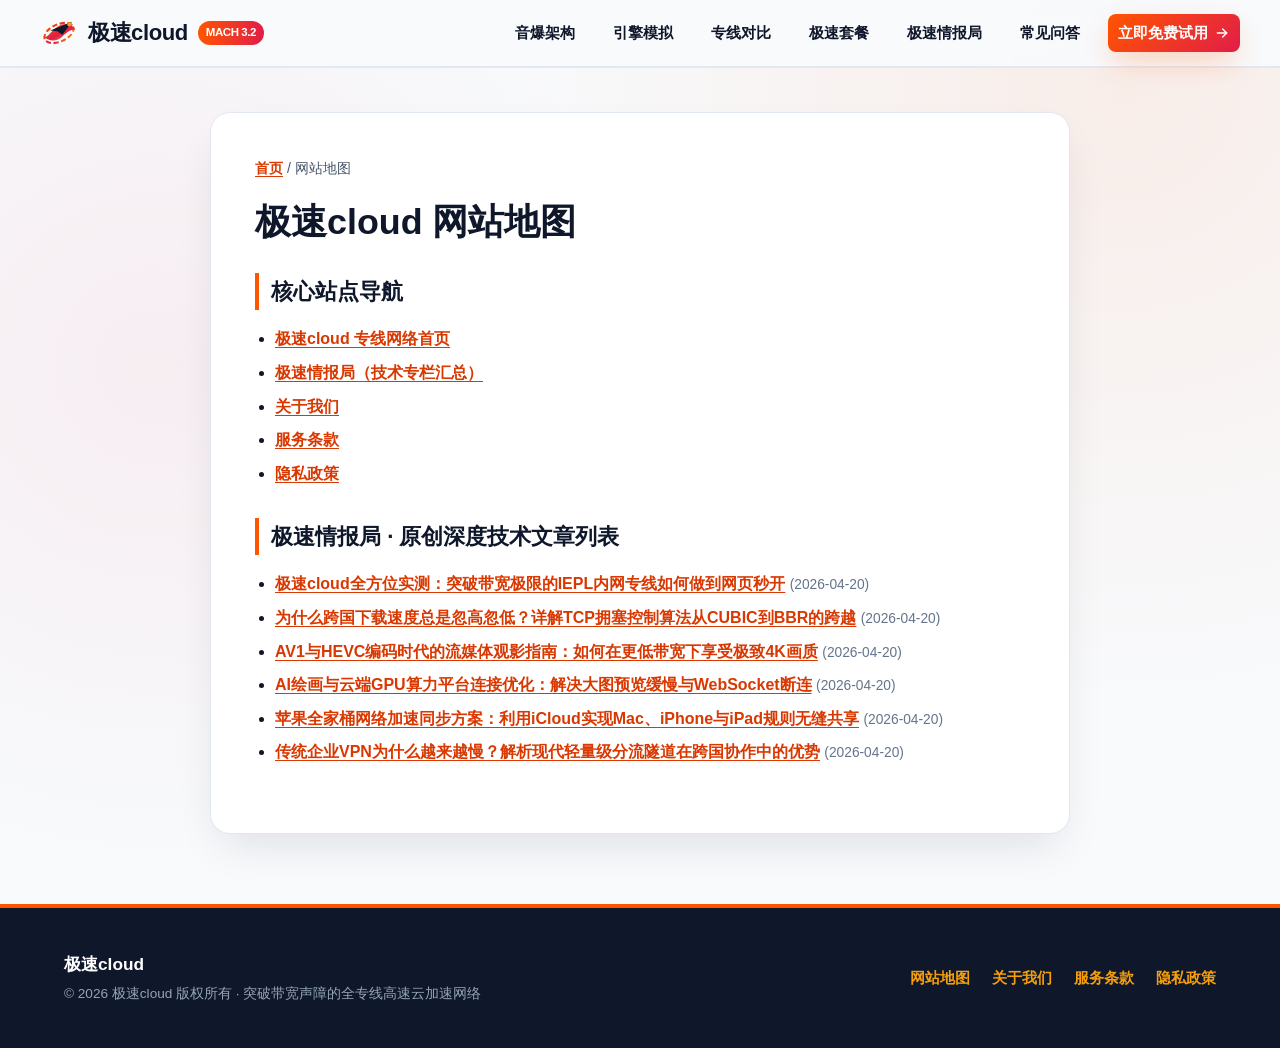
<file: sitemap.html>
<!DOCTYPE html>
<html lang="zh-CN">
<head>
  <meta charset="UTF-8">
  <meta name="viewport" content="width=device-width, initial-scale=1.0">
  <title>网站地图 - 极速cloud</title>
  <meta name="description" content="极速cloud网站地图页面，了解我们的IEPL音爆专线架构、服务准则与用户隐私安全承诺。">
  <link rel="canonical" href="https://jscloud.autos/sitemap.html">
  <meta property="og:title" content="网站地图 - 极速cloud">
  <meta property="og:description" content="极速cloud网站地图页面，了解我们的IEPL音爆专线架构、服务准则与用户隐私安全承诺。">
  <meta property="og:url" content="https://jscloud.autos/sitemap.html">
  <meta property="og:type" content="website">
  <style>
:root {
  --bg-main: #F8FAFC;
  --bg-card: #FFFFFF;
  --bg-dark: #0F172A;
  --bg-dark-2: #1E293B;
  --text-main: #0F172A;
  --text-muted: #475569;
  --accent-orange: #FF5500;
  --accent-crimson: #E11D48;
  --accent-gold: #F59E0B;
  --border-light: #E2E8F0;
  --shadow-lg: 0 20px 45px -12px rgba(15, 23, 42, 0.12);
  --shadow-orange: 0 12px 30px -6px rgba(255, 85, 0, 0.32);
}
* { box-sizing: border-box; margin: 0; padding: 0; }
html { scroll-behavior: smooth; font-family: "PingFang SC", "Microsoft YaHei", -apple-system, BlinkMacSystemFont, sans-serif; background: var(--bg-main); color: var(--text-main); line-height: 1.68; }
body { overflow-x: hidden; background-image: radial-gradient(circle at 88% 8%, rgba(255,85,0,0.08) 0%, transparent 42%), radial-gradient(circle at 12% 35%, rgba(225,29,72,0.06) 0%, transparent 38%); }
a, a:visited { color: #D93800; text-decoration: underline; text-underline-offset: 3px; font-weight: 600; transition: color 0.2s ease, opacity 0.2s ease; }
a:hover { color: var(--accent-crimson); }
.container { max-width: 1200px; margin: 0 auto; padding: 0 24px; }

/* Header & Navigation */
.site-header { position: sticky; top: 0; z-index: 100; background: rgba(248, 250, 252, 0.94); backdrop-filter: blur(12px); border-bottom: 2px solid var(--border-light); }
.nav-wrap { display: flex; align-items: center; justify-content: space-between; padding: 14px 0; gap: 16px; }
.brand-link, .brand-link:visited { display: inline-flex; align-items: center; gap: 10px; font-size: 1.38rem; font-weight: 900; color: var(--text-main); text-decoration: none; letter-spacing: -0.02em; }
.brand-badge { font-size: 0.72rem; background: linear-gradient(90deg, var(--accent-orange), var(--accent-crimson)); color: #fff; padding: 2px 8px; border-radius: 99px; font-weight: 700; text-transform: uppercase; }
.main-nav { display: flex; align-items: center; flex-wrap: wrap; gap: 8px 18px; }
.main-nav a, .main-nav a:visited { color: var(--text-main); text-decoration: none; font-size: 0.96rem; font-weight: 700; padding: 6px 10px; border-radius: 8px; transition: all 0.2s; }
.main-nav a:hover { color: var(--accent-orange); background: rgba(255, 85, 0, 0.08); }
.nav-cta, .nav-cta:visited { background: linear-gradient(135deg, var(--accent-orange), var(--accent-crimson)); color: #FFFFFF !important; text-decoration: none !important; padding: 9px 18px; border-radius: 999px; font-size: 0.92rem; font-weight: 800; box-shadow: var(--shadow-orange); display: inline-flex; align-items: center; gap: 6px; white-space: nowrap; }
.nav-cta:hover { transform: translateY(-1px); opacity: 0.95; }

/* Buttons */
.btn-row { display: flex; flex-wrap: wrap; gap: 14px; align-items: center; margin-top: 26px; }
.btn-primary, .btn-primary:visited { display: inline-flex; align-items: center; gap: 9px; background: linear-gradient(135deg, var(--accent-orange) 0%, var(--accent-crimson) 100%); color: #FFFFFF !important; text-decoration: none !important; padding: 15px 30px; border-radius: 12px; font-size: 1.05rem; font-weight: 800; box-shadow: var(--shadow-orange); transition: transform 0.2s, box-shadow 0.2s; border: none; cursor: pointer; }
.btn-primary:hover { transform: translateY(-2px); box-shadow: 0 16px 36px -6px rgba(225, 29, 72, 0.45); }
.btn-secondary, .btn-secondary:visited { display: inline-flex; align-items: center; gap: 8px; background: var(--bg-dark); color: #FFFFFF !important; text-decoration: none !important; padding: 15px 26px; border-radius: 12px; font-size: 1.02rem; font-weight: 800; border: 2px solid var(--accent-gold); transition: transform 0.2s, background 0.2s; }
.btn-secondary:hover { background: var(--bg-dark-2); transform: translateY(-2px); }

/* Hero Section */
.hero { padding: 58px 0 68px; position: relative; overflow: hidden; }
.hero-grid { display: grid; grid-template-columns: 1.08fr 0.92fr; gap: 40px; align-items: center; }
.sonic-tag { display: inline-flex; align-items: center; gap: 8px; background: rgba(255, 85, 0, 0.12); color: #C23B00; border: 1px solid rgba(255, 85, 0, 0.32); padding: 6px 14px; border-radius: 999px; font-size: 0.86rem; font-weight: 800; margin-bottom: 18px; }
.hero h1 { font-size: clamp(2.1rem, 3.8vw, 3.25rem); line-height: 1.18; font-weight: 900; color: var(--bg-dark); letter-spacing: -0.025em; margin-bottom: 18px; }
.hero h1 .hl { background: linear-gradient(90deg, var(--accent-orange), var(--accent-crimson)); -webkit-background-clip: text; -webkit-text-fill-color: transparent; }
.hero-lead { font-size: 1.1rem; color: var(--text-muted); margin-bottom: 20px; max-width: 580px; }
.hero-metrics { display: grid; grid-template-columns: repeat(3, 1fr); gap: 14px; margin-top: 30px; padding-top: 24px; border-top: 1px solid var(--border-light); }
.metric-box { background: var(--bg-card); padding: 14px 16px; border-radius: 12px; border-left: 4px solid var(--accent-orange); box-shadow: 0 4px 14px rgba(15,23,42,0.05); }
.metric-val { font-size: 1.45rem; font-weight: 900; color: var(--bg-dark); }
.metric-lbl { font-size: 0.84rem; color: var(--text-muted); font-weight: 600; }

/* Animated SVG Stage */
.sonic-stage { background: linear-gradient(150deg, #0F172A 0%, #1E293B 65%, #311022 100%); border-radius: 22px; padding: 22px; box-shadow: var(--shadow-lg); border: 2px solid rgba(255, 85, 0, 0.35); position: relative; overflow: hidden; }
.sonic-stage-header { display: flex; justify-content: space-between; align-items: center; color: #F8FAFC; font-size: 0.84rem; font-weight: 700; margin-bottom: 10px; padding: 0 6px; }
.mach-pill { background: linear-gradient(90deg, #FF5500, #F59E0B); color: #0F172A; padding: 3px 11px; border-radius: 99px; font-weight: 900; font-size: 0.78rem; }
@keyframes pulseBoom { 0%, 100% { transform: scale(0.95); opacity: 0.75; } 50% { transform: scale(1.06); opacity: 1; } }
@keyframes wingFloat { 0%, 100% { transform: translateY(0px) translateX(0px); } 50% { transform: translateY(-7px) translateX(5px); } }
.wing-glider { animation: wingFloat 3.4s ease-in-out infinite; transform-origin: center; }
.boom-ring { animation: pulseBoom 2.4s ease-in-out infinite; transform-origin: center; }

/* Sections */
.section { padding: 68px 0; }
.section-alt { background: #F1F5F9; }
.section-dark { background: var(--bg-dark); color: #F8FAFC; }
.sec-head { text-align: center; max-width: 760px; margin: 0 auto 44px; }
.sec-tag { display: inline-block; font-size: 0.82rem; font-weight: 800; text-transform: uppercase; letter-spacing: 0.08em; color: var(--accent-orange); background: rgba(255,85,0,0.1); padding: 4px 12px; border-radius: 99px; margin-bottom: 10px; }
.sec-head h2 { font-size: clamp(1.7rem, 2.8vw, 2.35rem); font-weight: 900; margin-bottom: 12px; letter-spacing: -0.02em; }
.sec-head p { color: var(--text-muted); font-size: 1.02rem; }
.section-dark .sec-head p { color: #94A3B8; }

/* Feature Grid */
.feat-grid { display: grid; grid-template-columns: repeat(3, 1fr); gap: 24px; }
.feat-card { background: var(--bg-card); border-radius: 16px; padding: 28px 24px; border: 1px solid var(--border-light); box-shadow: 0 8px 24px rgba(15,23,42,0.04); transition: transform 0.2s, border-color 0.2s; position: relative; overflow: hidden; }
.feat-card::before { content: ""; position: absolute; top: 0; left: 0; width: 100%; height: 4px; background: linear-gradient(90deg, var(--accent-orange), var(--accent-crimson), var(--accent-gold)); }
.feat-card:hover { transform: translateY(-4px); border-color: var(--accent-orange); }
.feat-icon { width: 48px; height: 48px; border-radius: 12px; background: rgba(255,85,0,0.12); color: var(--accent-orange); display: flex; align-items: center; justify-content: center; margin-bottom: 16px; }
.feat-card h3 { font-size: 1.2rem; font-weight: 800; margin-bottom: 10px; }
.feat-card p { color: var(--text-muted); font-size: 0.95rem; }

/* Interactive Sonic Tunnel Simulator */
.sim-panel { background: var(--bg-card); border-radius: 20px; padding: 32px; border: 2px solid var(--border-light); box-shadow: var(--shadow-lg); }
.sim-tabs { display: flex; flex-wrap: wrap; gap: 12px; margin-bottom: 24px; }
.sim-tab { padding: 11px 20px; border-radius: 10px; border: 2px solid var(--border-light); background: #F8FAFC; font-weight: 800; font-size: 0.95rem; cursor: pointer; color: var(--text-main); transition: all 0.2s; }
.sim-tab.active { background: linear-gradient(135deg, var(--accent-orange), var(--accent-crimson)); color: #fff; border-color: transparent; box-shadow: var(--shadow-orange); }
.sim-body { display: grid; grid-template-columns: 1.2fr 0.8fr; gap: 24px; align-items: center; background: #0F172A; color: #F8FAFC; padding: 26px; border-radius: 16px; }
.sim-stats { display: grid; grid-template-columns: repeat(2, 1fr); gap: 14px; }
.sim-stat-box { background: rgba(255,255,255,0.06); padding: 14px; border-radius: 10px; border-left: 3px solid var(--accent-gold); }
.sim-stat-box span { display: block; font-size: 0.8rem; color: #94A3B8; }
.sim-stat-box strong { font-size: 1.25rem; color: #F8FAFC; }

/* Comparison Table */
.table-wrap { overflow-x: auto; background: var(--bg-card); border-radius: 16px; border: 1px solid var(--border-light); box-shadow: var(--shadow-lg); }
.comp-table { width: 100%; border-collapse: collapse; min-width: 640px; }
.comp-table th, .comp-table td { padding: 16px 20px; text-align: left; border-bottom: 1px solid var(--border-light); font-size: 0.95rem; }
.comp-table th { background: var(--bg-dark); color: #FFFFFF; font-weight: 800; }
.comp-table th.hl-col { background: linear-gradient(135deg, var(--accent-orange), var(--accent-crimson)); }
.comp-table td.hl-col { background: rgba(255, 85, 0, 0.05); font-weight: 700; color: var(--bg-dark); }

/* Pricing Grid */
.price-grid { display: grid; grid-template-columns: repeat(3, 1fr); gap: 24px; align-items: stretch; }
.price-card { background: var(--bg-card); color: var(--text-main); border-radius: 18px; padding: 32px 26px; border: 2px solid var(--border-light); display: flex; flex-direction: column; justify-content: space-between; position: relative; }
.price-card.pop { border-color: var(--accent-orange); box-shadow: var(--shadow-orange); transform: translateY(-6px); }
.pop-badge { position: absolute; top: -13px; right: 22px; background: linear-gradient(90deg, var(--accent-orange), var(--accent-crimson)); color: #fff; font-size: 0.78rem; font-weight: 800; padding: 4px 14px; border-radius: 99px; }
.price-num { font-size: 2.3rem; font-weight: 900; color: var(--bg-dark); margin: 14px 0; }
.price-num small { font-size: 0.92rem; color: var(--text-muted); font-weight: 600; }
.price-list { list-style: none; margin: 18px 0 26px; display: flex; flex-direction: column; gap: 11px; }
.price-list li { display: flex; align-items: center; gap: 8px; font-size: 0.94rem; }
.price-list li svg { color: var(--accent-orange); flex-shrink: 0; }

/* Articles Preview & Hub */
.art-grid { display: grid; grid-template-columns: repeat(3, 1fr); gap: 22px; }
.art-card { background: var(--bg-card); border-radius: 15px; padding: 24px; border: 1px solid var(--border-light); display: flex; flex-direction: column; justify-content: space-between; transition: transform 0.2s, box-shadow 0.2s; }
.art-card:hover { transform: translateY(-4px); box-shadow: var(--shadow-lg); border-color: var(--accent-orange); }
.art-meta { font-size: 0.8rem; font-weight: 700; color: var(--accent-orange); margin-bottom: 8px; display: flex; justify-content: space-between; }
.art-card h3 { font-size: 1.12rem; font-weight: 800; margin-bottom: 10px; line-height: 1.42; }
.art-card h3 a, .art-card h3 a:visited { color: var(--bg-dark); text-decoration: none; }
.art-card h3 a:hover { color: var(--accent-orange); }
.art-card p { font-size: 0.91rem; color: var(--text-muted); margin-bottom: 16px; }

/* FAQ Accordion */
.faq-list { max-width: 860px; margin: 0 auto; display: flex; flex-direction: column; gap: 14px; }
.faq-item { background: var(--bg-card); border: 1px solid var(--border-light); border-radius: 14px; padding: 18px 22px; }
.faq-item summary { font-weight: 800; font-size: 1.04rem; cursor: pointer; list-style: none; display: flex; justify-content: space-between; align-items: center; }
.faq-item summary::after { content: "+"; font-size: 1.35rem; color: var(--accent-orange); font-weight: 900; }
.faq-item[open] summary::after { content: "−"; }
.faq-item p { margin-top: 12px; color: var(--text-muted); font-size: 0.95rem; border-top: 1px solid var(--border-light); padding-top: 12px; }

/* Article Detail Layout */
.article-wrap { max-width: 860px; margin: 44px auto 70px; background: var(--bg-card); border-radius: 20px; padding: 44px; border: 1px solid var(--border-light); box-shadow: var(--shadow-lg); }
.breadcrumb { font-size: 0.88rem; color: var(--text-muted); margin-bottom: 18px; }
.article-wrap h1 { font-size: clamp(1.65rem, 2.8vw, 2.25rem); font-weight: 900; line-height: 1.3; margin-bottom: 14px; color: var(--bg-dark); }
.art-byline { display: flex; flex-wrap: wrap; gap: 16px; font-size: 0.86rem; color: var(--text-muted); padding-bottom: 20px; margin-bottom: 26px; border-bottom: 2px solid var(--border-light); }
.art-content h2 { font-size: 1.38rem; font-weight: 800; color: var(--bg-dark); margin: 28px 0 12px; padding-left: 12px; border-left: 4px solid var(--accent-orange); }
.art-content h3 { font-size: 1.14rem; font-weight: 800; color: var(--bg-dark-2); margin: 20px 0 10px; }
.art-content p { margin-bottom: 16px; font-size: 1.01rem; color: #1E293B; line-height: 1.8; }
.cta-banner { background: linear-gradient(135deg, #0F172A 0%, #271123 100%); color: #fff; border-radius: 16px; padding: 28px; margin: 34px 0; border: 1px solid var(--accent-orange); display: flex; flex-wrap: wrap; justify-content: space-between; align-items: center; gap: 18px; }

/* Footer */
.site-footer { background: var(--bg-dark); color: #CBD5E1; padding: 42px 0; border-top: 4px solid var(--accent-orange); }
.footer-inner { display: flex; flex-wrap: wrap; justify-content: space-between; align-items: center; gap: 20px; }
.footer-links { display: flex; flex-wrap: wrap; gap: 22px; }
.footer-links a, .footer-links a:visited { color: #F59E0B; text-decoration: none; font-weight: 700; font-size: 0.95rem; }
.footer-links a:hover { color: #FF5500; text-decoration: underline; }

/* Responsive - Rule 7: Mobile navigation MUST remain visible */
@media (max-width: 920px) {
  .hero-grid, .feat-grid, .price-grid, .art-grid, .sim-body { grid-template-columns: 1fr; }
  .price-card.pop { transform: none; }
}
@media (max-width: 768px) {
  .nav-wrap { flex-direction: column; align-items: flex-start; gap: 10px; }
  .main-nav { width: 100%; display: flex !important; flex-wrap: wrap; gap: 6px 10px; padding-top: 6px; border-top: 1px solid var(--border-light); }
  .main-nav a { font-size: 0.88rem; padding: 5px 8px; }
  .hero { padding: 34px 0 46px; }
  .hero-metrics { grid-template-columns: 1fr; }
  .article-wrap { padding: 24px 18px; margin: 22px auto 46px; }
}
</style>
  <link rel="stylesheet" href="style.css">
</head>
<body>
  <header class="site-header">
  <div class="container nav-wrap">
    <a href="index.html" class="brand-link" aria-label="极速cloud首页">
      <svg class="brand-logo" viewBox="0 0 44 44" width="38" height="38" fill="none" xmlns="http://www.w3.org/2000/svg" aria-hidden="true">
  <defs>
    <linearGradient id="sonicGrad" x1="0%" y1="0%" x2="100%" y2="100%">
      <stop offset="0%" stop-color="#FF5500"/>
      <stop offset="55%" stop-color="#E11D48"/>
      <stop offset="100%" stop-color="#F59E0B"/>
    </linearGradient>
  </defs>
  <ellipse cx="22" cy="22" rx="18" ry="10" transform="rotate(-24 22 22)" stroke="url(#sonicGrad)" stroke-width="2.4" stroke-dasharray="6 3"/>
  <path d="M5 27C11 27 16 14 27 12C33 11 39 14 41 18C35 18 30 22 25 27C18 33 10 31 5 27Z" fill="url(#sonicGrad)"/>
  <path d="M12 19L37 9L26 24L20 20L12 19Z" fill="#0F172A"/>
  <circle cx="34" cy="12" r="2.5" fill="#F59E0B"/>
</svg>
      <span>极速cloud</span>
      <span class="brand-badge">MACH 3.2</span>
    </a>
    <nav class="main-nav" aria-label="主导航">
      <a href="index.html#features">音爆架构</a>
      <a href="index.html#simulator">引擎模拟</a>
      <a href="index.html#comparison">专线对比</a>
      <a href="index.html#pricing">极速套餐</a>
      <a href="supersonic-brief.html">极速情报局</a>
      <a href="index.html#faq">常见问答</a>
      <a href="https://ww012.twilightaff.com/#/?code=A56DH1Af" rel="nofollow" target="_blank" class="nav-cta">立即免费试用 <svg class="ico" viewBox="0 0 24 24" width="16" height="16" fill="none" stroke="currentColor" stroke-width="2.2" stroke-linecap="round" stroke-linejoin="round"><line x1="5" y1="12" x2="19" y2="12"/><polyline points="13 6 19 12 13 18"/></svg></a>
    </nav>
  </div>
</header>
  <main class="container">
    <div class="article-wrap">
      <div class="breadcrumb"><a href="index.html">首页</a> / <span>网站地图</span></div>
      <h1>极速cloud 网站地图</h1>
      <div class="art-content">
        
<h2>核心站点导航</h2>
<ul style="margin:12px 0 26px 20px;line-height:2.1;">
  <li><a href="index.html">极速cloud 专线网络首页</a></li>
  <li><a href="supersonic-brief.html">极速情报局（技术专栏汇总）</a></li>
  <li><a href="about.html">关于我们</a></li>
  <li><a href="terms.html">服务条款</a></li>
  <li><a href="privacy.html">隐私政策</a></li>
</ul>
<h2>极速情报局 · 原创深度技术文章列表</h2>
<ul style="margin:12px 0 20px 20px;line-height:2.1;">
  <li><a href="jscloud-supersonic-iepl-tunnel-benchmark.html">极速cloud全方位实测：突破带宽极限的IEPL内网专线如何做到网页秒开</a> <span style="color:#64748B;font-size:0.86rem;">(2026-04-20)</span></li>
<li><a href="tcp-congestion-control-cubic-vs-bbrv3.html">为什么跨国下载速度总是忽高忽低？详解TCP拥塞控制算法从CUBIC到BBR的跨越</a> <span style="color:#64748B;font-size:0.86rem;">(2026-04-20)</span></li>
<li><a href="netflix-4k-hevc-av1-codec-network-guide.html">AV1与HEVC编码时代的流媒体观影指南：如何在更低带宽下享受极致4K画质</a> <span style="color:#64748B;font-size:0.86rem;">(2026-04-20)</span></li>
<li><a href="midjourney-flux-cloud-gpu-image-generation.html">AI绘画与云端GPU算力平台连接优化：解决大图预览缓慢与WebSocket断连</a> <span style="color:#64748B;font-size:0.86rem;">(2026-04-20)</span></li>
<li><a href="macos-ios-universal-rule-sync-workflow.html">苹果全家桶网络加速同步方案：利用iCloud实现Mac、iPhone与iPad规则无缝共享</a> <span style="color:#64748B;font-size:0.86rem;">(2026-04-20)</span></li>
<li><a href="corporate-vpn-vs-modern-sdwan-proxy.html">传统企业VPN为什么越来越慢？解析现代轻量级分流隧道在跨国协作中的优势</a> <span style="color:#64748B;font-size:0.86rem;">(2026-04-20)</span></li>
</ul>

      </div>
    </div>
  </main>
  <footer class="site-footer">
  <div class="container footer-inner">
    <div>
      <strong style="color:#FFFFFF;font-size:1.08rem;">极速cloud</strong>
      <p style="font-size:0.85rem;color:#94A3B8;margin-top:4px;">© 2026 极速cloud 版权所有 · 突破带宽声障的全专线高速云加速网络</p>
    </div>
    <div class="footer-links">
      <a href="sitemap.html">网站地图</a>
      <a href="about.html">关于我们</a>
      <a href="terms.html">服务条款</a>
      <a href="privacy.html">隐私政策</a>
    </div>
  </div>
</footer>
</body>
</html>
</file>
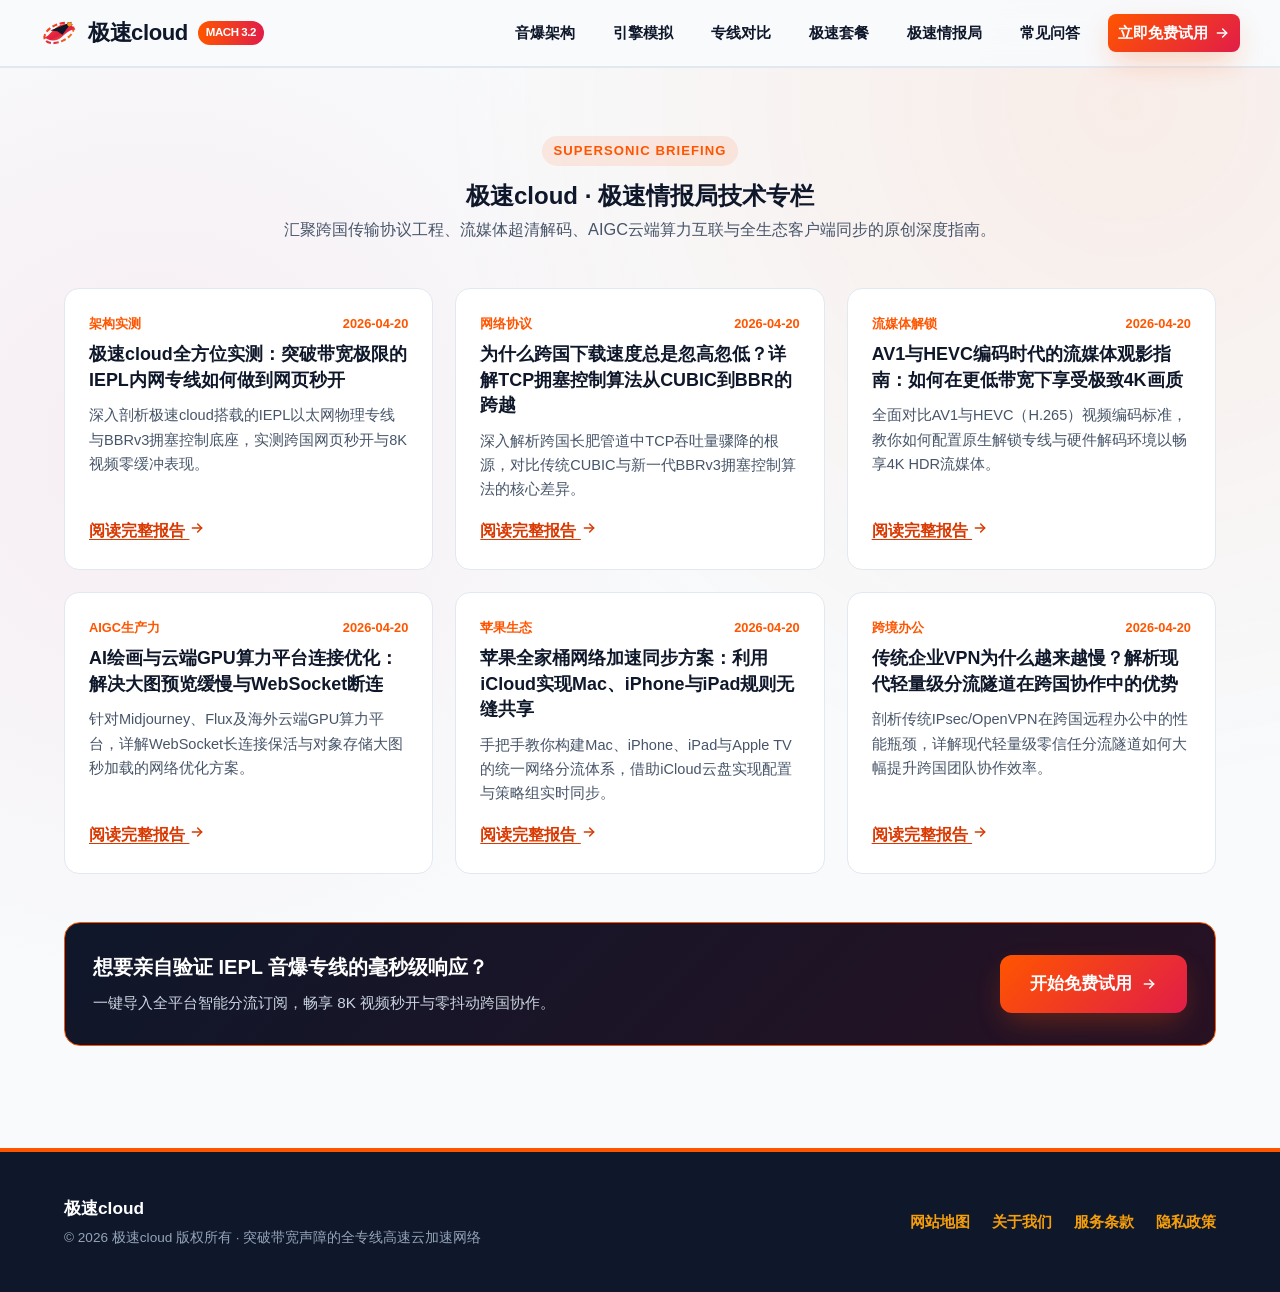
<file: supersonic-brief.html>
<!DOCTYPE html>
<html lang="zh-CN">
<head>
  <meta charset="UTF-8">
  <meta name="viewport" content="width=device-width, initial-scale=1.0">
  <title>极速情报局 - 跨国网络协议与IEPL专线实测专栏 - 极速cloud</title>
  <meta name="description" content="极速cloud极速情报局为您提供前沿的IEPL专线测评、BBRv3拥塞控制解析、4K流媒体编码优化与AIGC算力连接指南。">
  <link rel="canonical" href="https://jscloud.autos/supersonic-brief.html">
  <meta property="og:title" content="极速情报局 - 极速cloud">
  <meta property="og:description" content="极速cloud极速情报局为您提供前沿的IEPL专线测评、BBRv3拥塞控制解析、4K流媒体编码优化与AIGC算力连接指南。">
  <meta property="og:url" content="https://jscloud.autos/supersonic-brief.html">
  <meta property="og:type" content="website">
  <style>
:root {
  --bg-main: #F8FAFC;
  --bg-card: #FFFFFF;
  --bg-dark: #0F172A;
  --bg-dark-2: #1E293B;
  --text-main: #0F172A;
  --text-muted: #475569;
  --accent-orange: #FF5500;
  --accent-crimson: #E11D48;
  --accent-gold: #F59E0B;
  --border-light: #E2E8F0;
  --shadow-lg: 0 20px 45px -12px rgba(15, 23, 42, 0.12);
  --shadow-orange: 0 12px 30px -6px rgba(255, 85, 0, 0.32);
}
* { box-sizing: border-box; margin: 0; padding: 0; }
html { scroll-behavior: smooth; font-family: "PingFang SC", "Microsoft YaHei", -apple-system, BlinkMacSystemFont, sans-serif; background: var(--bg-main); color: var(--text-main); line-height: 1.68; }
body { overflow-x: hidden; background-image: radial-gradient(circle at 88% 8%, rgba(255,85,0,0.08) 0%, transparent 42%), radial-gradient(circle at 12% 35%, rgba(225,29,72,0.06) 0%, transparent 38%); }
a, a:visited { color: #D93800; text-decoration: underline; text-underline-offset: 3px; font-weight: 600; transition: color 0.2s ease, opacity 0.2s ease; }
a:hover { color: var(--accent-crimson); }
.container { max-width: 1200px; margin: 0 auto; padding: 0 24px; }

/* Header & Navigation */
.site-header { position: sticky; top: 0; z-index: 100; background: rgba(248, 250, 252, 0.94); backdrop-filter: blur(12px); border-bottom: 2px solid var(--border-light); }
.nav-wrap { display: flex; align-items: center; justify-content: space-between; padding: 14px 0; gap: 16px; }
.brand-link, .brand-link:visited { display: inline-flex; align-items: center; gap: 10px; font-size: 1.38rem; font-weight: 900; color: var(--text-main); text-decoration: none; letter-spacing: -0.02em; }
.brand-badge { font-size: 0.72rem; background: linear-gradient(90deg, var(--accent-orange), var(--accent-crimson)); color: #fff; padding: 2px 8px; border-radius: 99px; font-weight: 700; text-transform: uppercase; }
.main-nav { display: flex; align-items: center; flex-wrap: wrap; gap: 8px 18px; }
.main-nav a, .main-nav a:visited { color: var(--text-main); text-decoration: none; font-size: 0.96rem; font-weight: 700; padding: 6px 10px; border-radius: 8px; transition: all 0.2s; }
.main-nav a:hover { color: var(--accent-orange); background: rgba(255, 85, 0, 0.08); }
.nav-cta, .nav-cta:visited { background: linear-gradient(135deg, var(--accent-orange), var(--accent-crimson)); color: #FFFFFF !important; text-decoration: none !important; padding: 9px 18px; border-radius: 999px; font-size: 0.92rem; font-weight: 800; box-shadow: var(--shadow-orange); display: inline-flex; align-items: center; gap: 6px; white-space: nowrap; }
.nav-cta:hover { transform: translateY(-1px); opacity: 0.95; }

/* Buttons */
.btn-row { display: flex; flex-wrap: wrap; gap: 14px; align-items: center; margin-top: 26px; }
.btn-primary, .btn-primary:visited { display: inline-flex; align-items: center; gap: 9px; background: linear-gradient(135deg, var(--accent-orange) 0%, var(--accent-crimson) 100%); color: #FFFFFF !important; text-decoration: none !important; padding: 15px 30px; border-radius: 12px; font-size: 1.05rem; font-weight: 800; box-shadow: var(--shadow-orange); transition: transform 0.2s, box-shadow 0.2s; border: none; cursor: pointer; }
.btn-primary:hover { transform: translateY(-2px); box-shadow: 0 16px 36px -6px rgba(225, 29, 72, 0.45); }
.btn-secondary, .btn-secondary:visited { display: inline-flex; align-items: center; gap: 8px; background: var(--bg-dark); color: #FFFFFF !important; text-decoration: none !important; padding: 15px 26px; border-radius: 12px; font-size: 1.02rem; font-weight: 800; border: 2px solid var(--accent-gold); transition: transform 0.2s, background 0.2s; }
.btn-secondary:hover { background: var(--bg-dark-2); transform: translateY(-2px); }

/* Hero Section */
.hero { padding: 58px 0 68px; position: relative; overflow: hidden; }
.hero-grid { display: grid; grid-template-columns: 1.08fr 0.92fr; gap: 40px; align-items: center; }
.sonic-tag { display: inline-flex; align-items: center; gap: 8px; background: rgba(255, 85, 0, 0.12); color: #C23B00; border: 1px solid rgba(255, 85, 0, 0.32); padding: 6px 14px; border-radius: 999px; font-size: 0.86rem; font-weight: 800; margin-bottom: 18px; }
.hero h1 { font-size: clamp(2.1rem, 3.8vw, 3.25rem); line-height: 1.18; font-weight: 900; color: var(--bg-dark); letter-spacing: -0.025em; margin-bottom: 18px; }
.hero h1 .hl { background: linear-gradient(90deg, var(--accent-orange), var(--accent-crimson)); -webkit-background-clip: text; -webkit-text-fill-color: transparent; }
.hero-lead { font-size: 1.1rem; color: var(--text-muted); margin-bottom: 20px; max-width: 580px; }
.hero-metrics { display: grid; grid-template-columns: repeat(3, 1fr); gap: 14px; margin-top: 30px; padding-top: 24px; border-top: 1px solid var(--border-light); }
.metric-box { background: var(--bg-card); padding: 14px 16px; border-radius: 12px; border-left: 4px solid var(--accent-orange); box-shadow: 0 4px 14px rgba(15,23,42,0.05); }
.metric-val { font-size: 1.45rem; font-weight: 900; color: var(--bg-dark); }
.metric-lbl { font-size: 0.84rem; color: var(--text-muted); font-weight: 600; }

/* Animated SVG Stage */
.sonic-stage { background: linear-gradient(150deg, #0F172A 0%, #1E293B 65%, #311022 100%); border-radius: 22px; padding: 22px; box-shadow: var(--shadow-lg); border: 2px solid rgba(255, 85, 0, 0.35); position: relative; overflow: hidden; }
.sonic-stage-header { display: flex; justify-content: space-between; align-items: center; color: #F8FAFC; font-size: 0.84rem; font-weight: 700; margin-bottom: 10px; padding: 0 6px; }
.mach-pill { background: linear-gradient(90deg, #FF5500, #F59E0B); color: #0F172A; padding: 3px 11px; border-radius: 99px; font-weight: 900; font-size: 0.78rem; }
@keyframes pulseBoom { 0%, 100% { transform: scale(0.95); opacity: 0.75; } 50% { transform: scale(1.06); opacity: 1; } }
@keyframes wingFloat { 0%, 100% { transform: translateY(0px) translateX(0px); } 50% { transform: translateY(-7px) translateX(5px); } }
.wing-glider { animation: wingFloat 3.4s ease-in-out infinite; transform-origin: center; }
.boom-ring { animation: pulseBoom 2.4s ease-in-out infinite; transform-origin: center; }

/* Sections */
.section { padding: 68px 0; }
.section-alt { background: #F1F5F9; }
.section-dark { background: var(--bg-dark); color: #F8FAFC; }
.sec-head { text-align: center; max-width: 760px; margin: 0 auto 44px; }
.sec-tag { display: inline-block; font-size: 0.82rem; font-weight: 800; text-transform: uppercase; letter-spacing: 0.08em; color: var(--accent-orange); background: rgba(255,85,0,0.1); padding: 4px 12px; border-radius: 99px; margin-bottom: 10px; }
.sec-head h2 { font-size: clamp(1.7rem, 2.8vw, 2.35rem); font-weight: 900; margin-bottom: 12px; letter-spacing: -0.02em; }
.sec-head p { color: var(--text-muted); font-size: 1.02rem; }
.section-dark .sec-head p { color: #94A3B8; }

/* Feature Grid */
.feat-grid { display: grid; grid-template-columns: repeat(3, 1fr); gap: 24px; }
.feat-card { background: var(--bg-card); border-radius: 16px; padding: 28px 24px; border: 1px solid var(--border-light); box-shadow: 0 8px 24px rgba(15,23,42,0.04); transition: transform 0.2s, border-color 0.2s; position: relative; overflow: hidden; }
.feat-card::before { content: ""; position: absolute; top: 0; left: 0; width: 100%; height: 4px; background: linear-gradient(90deg, var(--accent-orange), var(--accent-crimson), var(--accent-gold)); }
.feat-card:hover { transform: translateY(-4px); border-color: var(--accent-orange); }
.feat-icon { width: 48px; height: 48px; border-radius: 12px; background: rgba(255,85,0,0.12); color: var(--accent-orange); display: flex; align-items: center; justify-content: center; margin-bottom: 16px; }
.feat-card h3 { font-size: 1.2rem; font-weight: 800; margin-bottom: 10px; }
.feat-card p { color: var(--text-muted); font-size: 0.95rem; }

/* Interactive Sonic Tunnel Simulator */
.sim-panel { background: var(--bg-card); border-radius: 20px; padding: 32px; border: 2px solid var(--border-light); box-shadow: var(--shadow-lg); }
.sim-tabs { display: flex; flex-wrap: wrap; gap: 12px; margin-bottom: 24px; }
.sim-tab { padding: 11px 20px; border-radius: 10px; border: 2px solid var(--border-light); background: #F8FAFC; font-weight: 800; font-size: 0.95rem; cursor: pointer; color: var(--text-main); transition: all 0.2s; }
.sim-tab.active { background: linear-gradient(135deg, var(--accent-orange), var(--accent-crimson)); color: #fff; border-color: transparent; box-shadow: var(--shadow-orange); }
.sim-body { display: grid; grid-template-columns: 1.2fr 0.8fr; gap: 24px; align-items: center; background: #0F172A; color: #F8FAFC; padding: 26px; border-radius: 16px; }
.sim-stats { display: grid; grid-template-columns: repeat(2, 1fr); gap: 14px; }
.sim-stat-box { background: rgba(255,255,255,0.06); padding: 14px; border-radius: 10px; border-left: 3px solid var(--accent-gold); }
.sim-stat-box span { display: block; font-size: 0.8rem; color: #94A3B8; }
.sim-stat-box strong { font-size: 1.25rem; color: #F8FAFC; }

/* Comparison Table */
.table-wrap { overflow-x: auto; background: var(--bg-card); border-radius: 16px; border: 1px solid var(--border-light); box-shadow: var(--shadow-lg); }
.comp-table { width: 100%; border-collapse: collapse; min-width: 640px; }
.comp-table th, .comp-table td { padding: 16px 20px; text-align: left; border-bottom: 1px solid var(--border-light); font-size: 0.95rem; }
.comp-table th { background: var(--bg-dark); color: #FFFFFF; font-weight: 800; }
.comp-table th.hl-col { background: linear-gradient(135deg, var(--accent-orange), var(--accent-crimson)); }
.comp-table td.hl-col { background: rgba(255, 85, 0, 0.05); font-weight: 700; color: var(--bg-dark); }

/* Pricing Grid */
.price-grid { display: grid; grid-template-columns: repeat(3, 1fr); gap: 24px; align-items: stretch; }
.price-card { background: var(--bg-card); color: var(--text-main); border-radius: 18px; padding: 32px 26px; border: 2px solid var(--border-light); display: flex; flex-direction: column; justify-content: space-between; position: relative; }
.price-card.pop { border-color: var(--accent-orange); box-shadow: var(--shadow-orange); transform: translateY(-6px); }
.pop-badge { position: absolute; top: -13px; right: 22px; background: linear-gradient(90deg, var(--accent-orange), var(--accent-crimson)); color: #fff; font-size: 0.78rem; font-weight: 800; padding: 4px 14px; border-radius: 99px; }
.price-num { font-size: 2.3rem; font-weight: 900; color: var(--bg-dark); margin: 14px 0; }
.price-num small { font-size: 0.92rem; color: var(--text-muted); font-weight: 600; }
.price-list { list-style: none; margin: 18px 0 26px; display: flex; flex-direction: column; gap: 11px; }
.price-list li { display: flex; align-items: center; gap: 8px; font-size: 0.94rem; }
.price-list li svg { color: var(--accent-orange); flex-shrink: 0; }

/* Articles Preview & Hub */
.art-grid { display: grid; grid-template-columns: repeat(3, 1fr); gap: 22px; }
.art-card { background: var(--bg-card); border-radius: 15px; padding: 24px; border: 1px solid var(--border-light); display: flex; flex-direction: column; justify-content: space-between; transition: transform 0.2s, box-shadow 0.2s; }
.art-card:hover { transform: translateY(-4px); box-shadow: var(--shadow-lg); border-color: var(--accent-orange); }
.art-meta { font-size: 0.8rem; font-weight: 700; color: var(--accent-orange); margin-bottom: 8px; display: flex; justify-content: space-between; }
.art-card h3 { font-size: 1.12rem; font-weight: 800; margin-bottom: 10px; line-height: 1.42; }
.art-card h3 a, .art-card h3 a:visited { color: var(--bg-dark); text-decoration: none; }
.art-card h3 a:hover { color: var(--accent-orange); }
.art-card p { font-size: 0.91rem; color: var(--text-muted); margin-bottom: 16px; }

/* FAQ Accordion */
.faq-list { max-width: 860px; margin: 0 auto; display: flex; flex-direction: column; gap: 14px; }
.faq-item { background: var(--bg-card); border: 1px solid var(--border-light); border-radius: 14px; padding: 18px 22px; }
.faq-item summary { font-weight: 800; font-size: 1.04rem; cursor: pointer; list-style: none; display: flex; justify-content: space-between; align-items: center; }
.faq-item summary::after { content: "+"; font-size: 1.35rem; color: var(--accent-orange); font-weight: 900; }
.faq-item[open] summary::after { content: "−"; }
.faq-item p { margin-top: 12px; color: var(--text-muted); font-size: 0.95rem; border-top: 1px solid var(--border-light); padding-top: 12px; }

/* Article Detail Layout */
.article-wrap { max-width: 860px; margin: 44px auto 70px; background: var(--bg-card); border-radius: 20px; padding: 44px; border: 1px solid var(--border-light); box-shadow: var(--shadow-lg); }
.breadcrumb { font-size: 0.88rem; color: var(--text-muted); margin-bottom: 18px; }
.article-wrap h1 { font-size: clamp(1.65rem, 2.8vw, 2.25rem); font-weight: 900; line-height: 1.3; margin-bottom: 14px; color: var(--bg-dark); }
.art-byline { display: flex; flex-wrap: wrap; gap: 16px; font-size: 0.86rem; color: var(--text-muted); padding-bottom: 20px; margin-bottom: 26px; border-bottom: 2px solid var(--border-light); }
.art-content h2 { font-size: 1.38rem; font-weight: 800; color: var(--bg-dark); margin: 28px 0 12px; padding-left: 12px; border-left: 4px solid var(--accent-orange); }
.art-content h3 { font-size: 1.14rem; font-weight: 800; color: var(--bg-dark-2); margin: 20px 0 10px; }
.art-content p { margin-bottom: 16px; font-size: 1.01rem; color: #1E293B; line-height: 1.8; }
.cta-banner { background: linear-gradient(135deg, #0F172A 0%, #271123 100%); color: #fff; border-radius: 16px; padding: 28px; margin: 34px 0; border: 1px solid var(--accent-orange); display: flex; flex-wrap: wrap; justify-content: space-between; align-items: center; gap: 18px; }

/* Footer */
.site-footer { background: var(--bg-dark); color: #CBD5E1; padding: 42px 0; border-top: 4px solid var(--accent-orange); }
.footer-inner { display: flex; flex-wrap: wrap; justify-content: space-between; align-items: center; gap: 20px; }
.footer-links { display: flex; flex-wrap: wrap; gap: 22px; }
.footer-links a, .footer-links a:visited { color: #F59E0B; text-decoration: none; font-weight: 700; font-size: 0.95rem; }
.footer-links a:hover { color: #FF5500; text-decoration: underline; }

/* Responsive - Rule 7: Mobile navigation MUST remain visible */
@media (max-width: 920px) {
  .hero-grid, .feat-grid, .price-grid, .art-grid, .sim-body { grid-template-columns: 1fr; }
  .price-card.pop { transform: none; }
}
@media (max-width: 768px) {
  .nav-wrap { flex-direction: column; align-items: flex-start; gap: 10px; }
  .main-nav { width: 100%; display: flex !important; flex-wrap: wrap; gap: 6px 10px; padding-top: 6px; border-top: 1px solid var(--border-light); }
  .main-nav a { font-size: 0.88rem; padding: 5px 8px; }
  .hero { padding: 34px 0 46px; }
  .hero-metrics { grid-template-columns: 1fr; }
  .article-wrap { padding: 24px 18px; margin: 22px auto 46px; }
}
</style>
  <link rel="stylesheet" href="style.css">
</head>
<body>
  <header class="site-header">
  <div class="container nav-wrap">
    <a href="index.html" class="brand-link" aria-label="极速cloud首页">
      <svg class="brand-logo" viewBox="0 0 44 44" width="38" height="38" fill="none" xmlns="http://www.w3.org/2000/svg" aria-hidden="true">
  <defs>
    <linearGradient id="sonicGrad" x1="0%" y1="0%" x2="100%" y2="100%">
      <stop offset="0%" stop-color="#FF5500"/>
      <stop offset="55%" stop-color="#E11D48"/>
      <stop offset="100%" stop-color="#F59E0B"/>
    </linearGradient>
  </defs>
  <ellipse cx="22" cy="22" rx="18" ry="10" transform="rotate(-24 22 22)" stroke="url(#sonicGrad)" stroke-width="2.4" stroke-dasharray="6 3"/>
  <path d="M5 27C11 27 16 14 27 12C33 11 39 14 41 18C35 18 30 22 25 27C18 33 10 31 5 27Z" fill="url(#sonicGrad)"/>
  <path d="M12 19L37 9L26 24L20 20L12 19Z" fill="#0F172A"/>
  <circle cx="34" cy="12" r="2.5" fill="#F59E0B"/>
</svg>
      <span>极速cloud</span>
      <span class="brand-badge">MACH 3.2</span>
    </a>
    <nav class="main-nav" aria-label="主导航">
      <a href="index.html#features">音爆架构</a>
      <a href="index.html#simulator">引擎模拟</a>
      <a href="index.html#comparison">专线对比</a>
      <a href="index.html#pricing">极速套餐</a>
      <a href="supersonic-brief.html">极速情报局</a>
      <a href="index.html#faq">常见问答</a>
      <a href="https://ww012.twilightaff.com/#/?code=A56DH1Af" rel="nofollow" target="_blank" class="nav-cta">立即免费试用 <svg class="ico" viewBox="0 0 24 24" width="16" height="16" fill="none" stroke="currentColor" stroke-width="2.2" stroke-linecap="round" stroke-linejoin="round"><line x1="5" y1="12" x2="19" y2="12"/><polyline points="13 6 19 12 13 18"/></svg></a>
    </nav>
  </div>
</header>
  <main>
    <section class="section">
      <div class="container">
        <div class="sec-head">
          <span class="sec-tag">SUPERSONIC BRIEFING</span>
          <h1>极速cloud · 极速情报局技术专栏</h1>
          <p>汇聚跨国传输协议工程、流媒体超清解码、AIGC云端算力互联与全生态客户端同步的原创深度指南。</p>
        </div>
        <div class="art-grid">
          <article class="art-card">
  <div>
    <div class="art-meta"><span>架构实测</span><span>2026-04-20</span></div>
    <h3><a href="jscloud-supersonic-iepl-tunnel-benchmark.html">极速cloud全方位实测：突破带宽极限的IEPL内网专线如何做到网页秒开</a></h3>
    <p>深入剖析极速cloud搭载的IEPL以太网物理专线与BBRv3拥塞控制底座，实测跨国网页秒开与8K视频零缓冲表现。</p>
  </div>
  <a href="jscloud-supersonic-iepl-tunnel-benchmark.html">阅读完整报告 <svg class="ico" viewBox="0 0 24 24" width="16" height="16" fill="none" stroke="currentColor" stroke-width="2.2" stroke-linecap="round" stroke-linejoin="round"><line x1="5" y1="12" x2="19" y2="12"/><polyline points="13 6 19 12 13 18"/></svg></a>
</article>
<article class="art-card">
  <div>
    <div class="art-meta"><span>网络协议</span><span>2026-04-20</span></div>
    <h3><a href="tcp-congestion-control-cubic-vs-bbrv3.html">为什么跨国下载速度总是忽高忽低？详解TCP拥塞控制算法从CUBIC到BBR的跨越</a></h3>
    <p>深入解析跨国长肥管道中TCP吞吐量骤降的根源，对比传统CUBIC与新一代BBRv3拥塞控制算法的核心差异。</p>
  </div>
  <a href="tcp-congestion-control-cubic-vs-bbrv3.html">阅读完整报告 <svg class="ico" viewBox="0 0 24 24" width="16" height="16" fill="none" stroke="currentColor" stroke-width="2.2" stroke-linecap="round" stroke-linejoin="round"><line x1="5" y1="12" x2="19" y2="12"/><polyline points="13 6 19 12 13 18"/></svg></a>
</article>
<article class="art-card">
  <div>
    <div class="art-meta"><span>流媒体解锁</span><span>2026-04-20</span></div>
    <h3><a href="netflix-4k-hevc-av1-codec-network-guide.html">AV1与HEVC编码时代的流媒体观影指南：如何在更低带宽下享受极致4K画质</a></h3>
    <p>全面对比AV1与HEVC（H.265）视频编码标准，教你如何配置原生解锁专线与硬件解码环境以畅享4K HDR流媒体。</p>
  </div>
  <a href="netflix-4k-hevc-av1-codec-network-guide.html">阅读完整报告 <svg class="ico" viewBox="0 0 24 24" width="16" height="16" fill="none" stroke="currentColor" stroke-width="2.2" stroke-linecap="round" stroke-linejoin="round"><line x1="5" y1="12" x2="19" y2="12"/><polyline points="13 6 19 12 13 18"/></svg></a>
</article>
<article class="art-card">
  <div>
    <div class="art-meta"><span>AIGC生产力</span><span>2026-04-20</span></div>
    <h3><a href="midjourney-flux-cloud-gpu-image-generation.html">AI绘画与云端GPU算力平台连接优化：解决大图预览缓慢与WebSocket断连</a></h3>
    <p>针对Midjourney、Flux及海外云端GPU算力平台，详解WebSocket长连接保活与对象存储大图秒加载的网络优化方案。</p>
  </div>
  <a href="midjourney-flux-cloud-gpu-image-generation.html">阅读完整报告 <svg class="ico" viewBox="0 0 24 24" width="16" height="16" fill="none" stroke="currentColor" stroke-width="2.2" stroke-linecap="round" stroke-linejoin="round"><line x1="5" y1="12" x2="19" y2="12"/><polyline points="13 6 19 12 13 18"/></svg></a>
</article>
<article class="art-card">
  <div>
    <div class="art-meta"><span>苹果生态</span><span>2026-04-20</span></div>
    <h3><a href="macos-ios-universal-rule-sync-workflow.html">苹果全家桶网络加速同步方案：利用iCloud实现Mac、iPhone与iPad规则无缝共享</a></h3>
    <p>手把手教你构建Mac、iPhone、iPad与Apple TV的统一网络分流体系，借助iCloud云盘实现配置与策略组实时同步。</p>
  </div>
  <a href="macos-ios-universal-rule-sync-workflow.html">阅读完整报告 <svg class="ico" viewBox="0 0 24 24" width="16" height="16" fill="none" stroke="currentColor" stroke-width="2.2" stroke-linecap="round" stroke-linejoin="round"><line x1="5" y1="12" x2="19" y2="12"/><polyline points="13 6 19 12 13 18"/></svg></a>
</article>
<article class="art-card">
  <div>
    <div class="art-meta"><span>跨境办公</span><span>2026-04-20</span></div>
    <h3><a href="corporate-vpn-vs-modern-sdwan-proxy.html">传统企业VPN为什么越来越慢？解析现代轻量级分流隧道在跨国协作中的优势</a></h3>
    <p>剖析传统IPsec/OpenVPN在跨国远程办公中的性能瓶颈，详解现代轻量级零信任分流隧道如何大幅提升跨国团队协作效率。</p>
  </div>
  <a href="corporate-vpn-vs-modern-sdwan-proxy.html">阅读完整报告 <svg class="ico" viewBox="0 0 24 24" width="16" height="16" fill="none" stroke="currentColor" stroke-width="2.2" stroke-linecap="round" stroke-linejoin="round"><line x1="5" y1="12" x2="19" y2="12"/><polyline points="13 6 19 12 13 18"/></svg></a>
</article>
        </div>
        <div class="cta-banner" style="margin-top:48px;">
          <div>
            <strong style="font-size:1.25rem;display:block;margin-bottom:6px;">想要亲自验证 IEPL 音爆专线的毫秒级响应？</strong>
            <span style="color:#CBD5E1;font-size:0.95rem;">一键导入全平台智能分流订阅，畅享 8K 视频秒开与零抖动跨国协作。</span>
          </div>
          <div style="display:flex;gap:12px;flex-wrap:wrap;">
            <a href="https://ww012.twilightaff.com/#/?code=A56DH1Af" rel="nofollow" target="_blank" class="btn-primary">开始免费试用 <svg class="ico" viewBox="0 0 24 24" width="16" height="16" fill="none" stroke="currentColor" stroke-width="2.2" stroke-linecap="round" stroke-linejoin="round"><line x1="5" y1="12" x2="19" y2="12"/><polyline points="13 6 19 12 13 18"/></svg></a>
            
          </div>
        </div>
      </div>
    </section>
  </main>
  <footer class="site-footer">
  <div class="container footer-inner">
    <div>
      <strong style="color:#FFFFFF;font-size:1.08rem;">极速cloud</strong>
      <p style="font-size:0.85rem;color:#94A3B8;margin-top:4px;">© 2026 极速cloud 版权所有 · 突破带宽声障的全专线高速云加速网络</p>
    </div>
    <div class="footer-links">
      <a href="sitemap.html">网站地图</a>
      <a href="about.html">关于我们</a>
      <a href="terms.html">服务条款</a>
      <a href="privacy.html">隐私政策</a>
    </div>
  </div>
</footer>
</body>
</html>
</file>
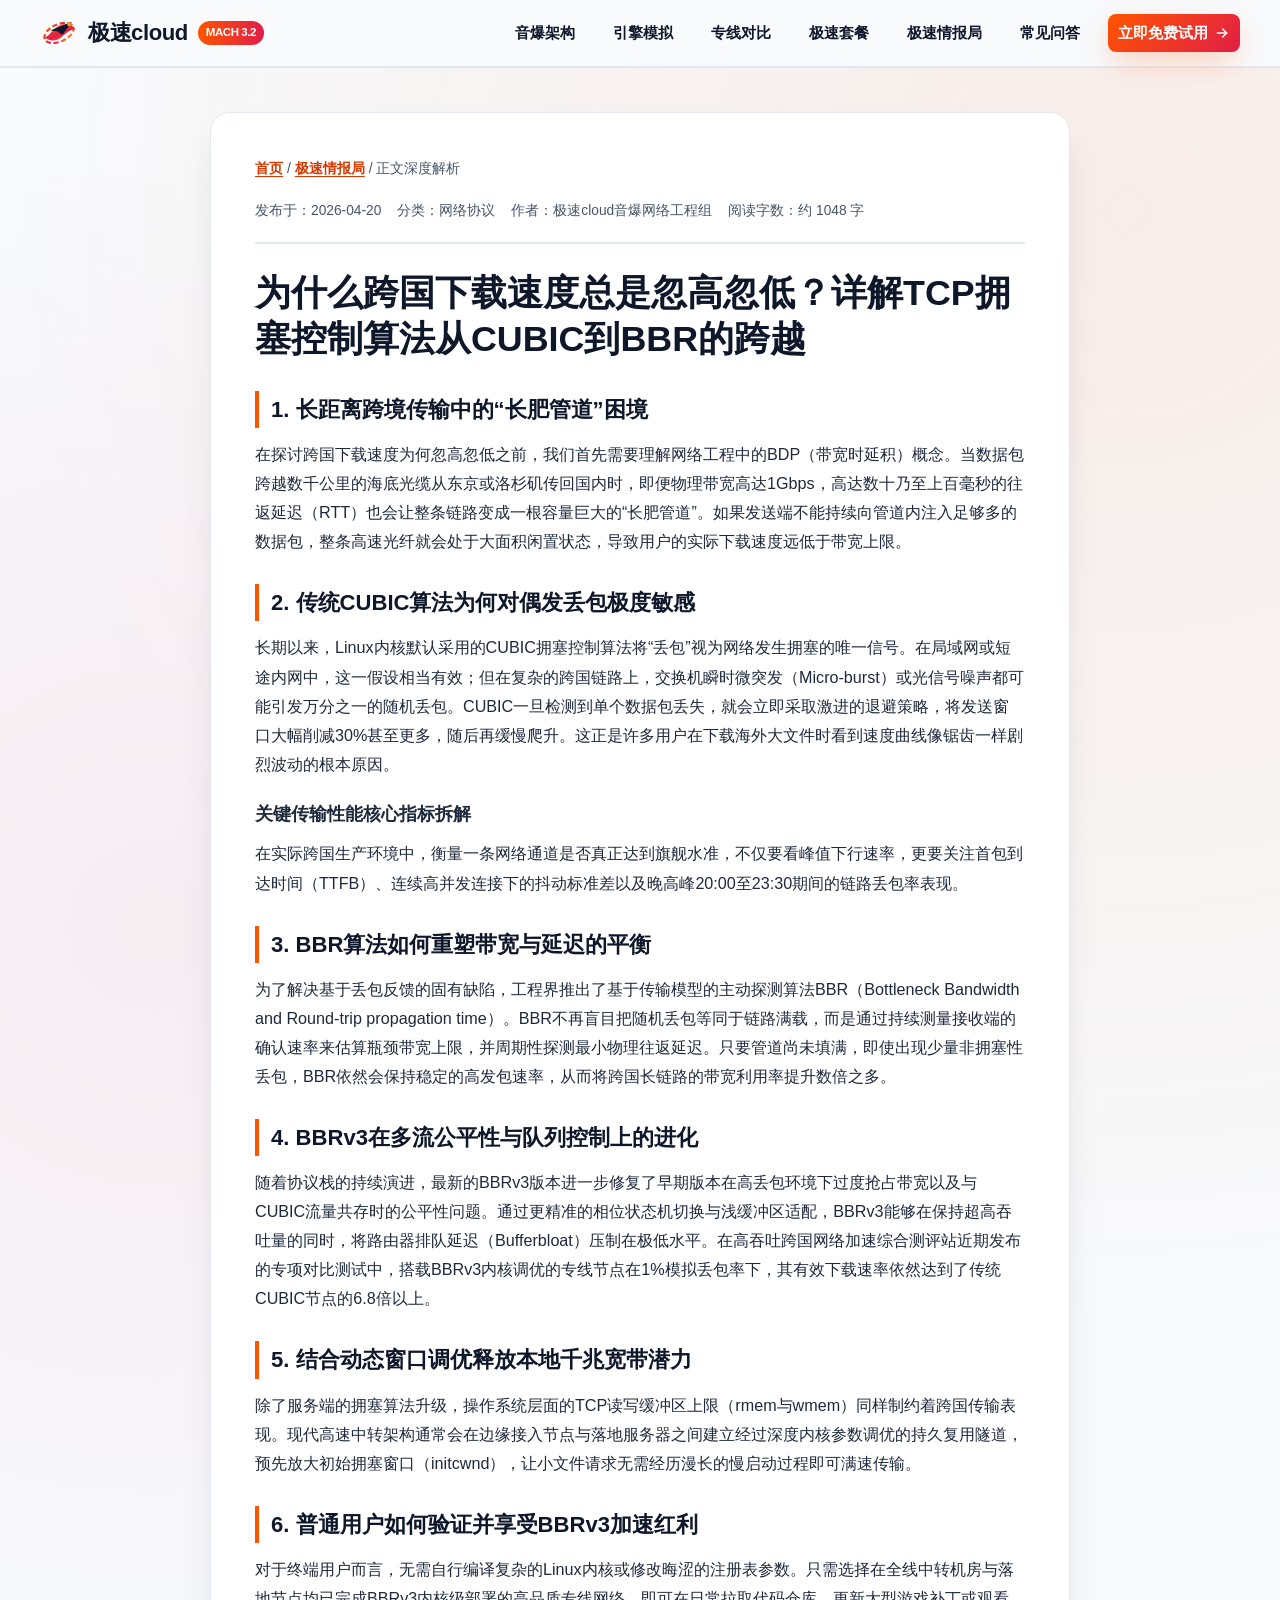
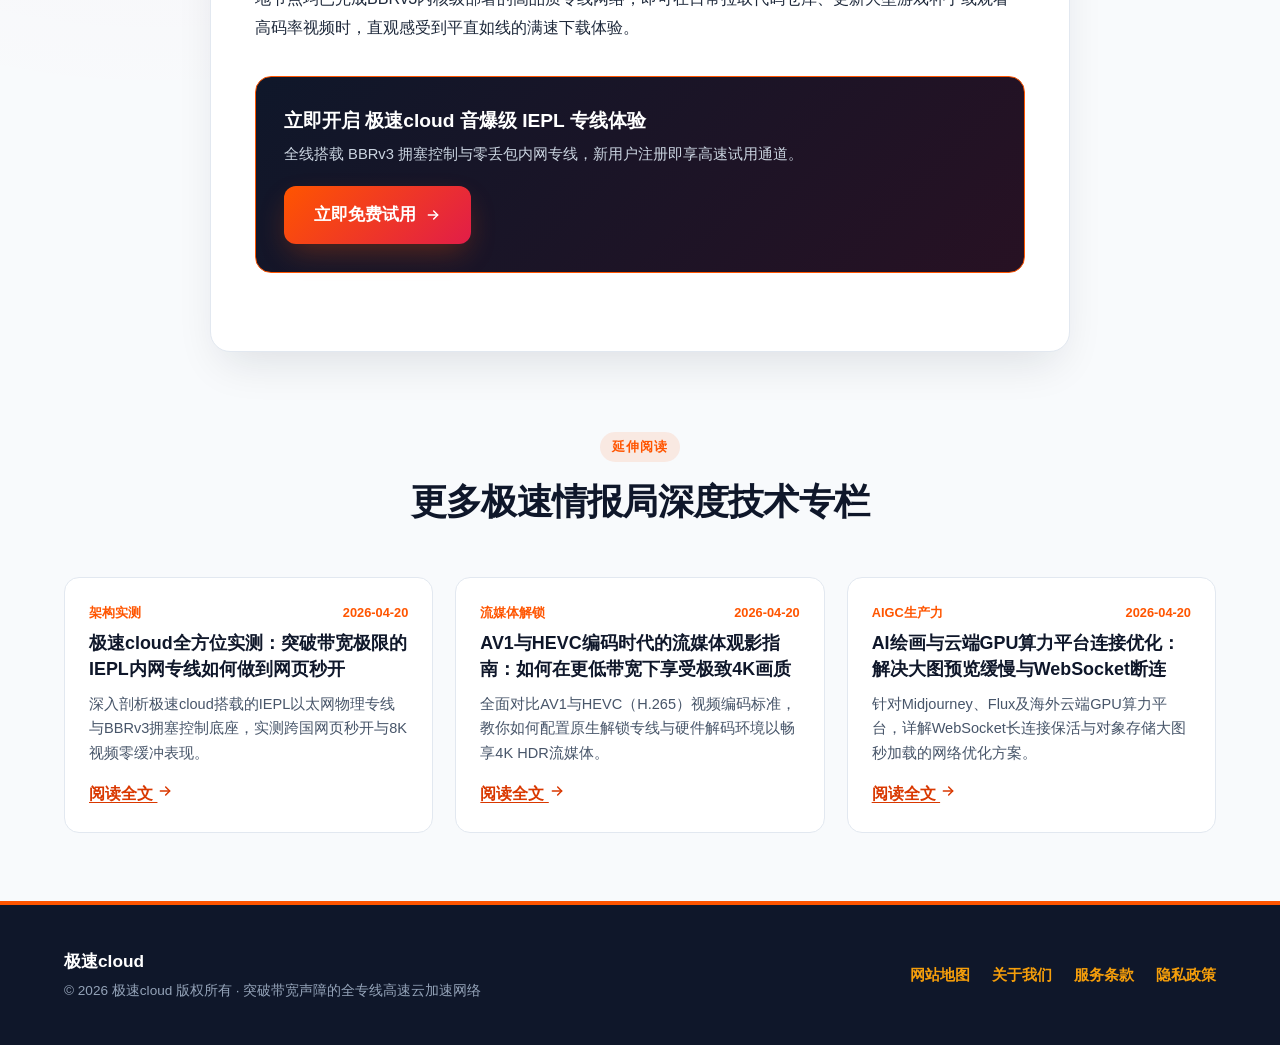
<file: tcp-congestion-control-cubic-vs-bbrv3.html>
<!DOCTYPE html>
<html lang="zh-CN">
<head>
  <meta charset="UTF-8">
  <meta name="viewport" content="width=device-width, initial-scale=1.0">
  <title>为什么跨国下载速度总是忽高忽低？详解TCP拥塞控制算法从CUBIC到BBR的跨越 - 极速cloud</title>
  <meta name="description" content="深入解析跨国长肥管道中TCP吞吐量骤降的根源，对比传统CUBIC与新一代BBRv3拥塞控制算法的核心差异。">
  <link rel="canonical" href="https://jscloud.autos/tcp-congestion-control-cubic-vs-bbrv3.html">
  <meta property="og:title" content="为什么跨国下载速度总是忽高忽低？详解TCP拥塞控制算法从CUBIC到BBR的跨越 - 极速cloud">
  <meta property="og:description" content="深入解析跨国长肥管道中TCP吞吐量骤降的根源，对比传统CUBIC与新一代BBRv3拥塞控制算法的核心差异。">
  <meta property="og:url" content="https://jscloud.autos/tcp-congestion-control-cubic-vs-bbrv3.html">
  <meta property="og:type" content="article">
  <script type="application/ld+json">
{
  "@context": "https://schema.org",
  "@type": "Article",
  "headline": "为什么跨国下载速度总是忽高忽低？详解TCP拥塞控制算法从CUBIC到BBR的跨越",
  "description": "深入解析跨国长肥管道中TCP吞吐量骤降的根源，对比传统CUBIC与新一代BBRv3拥塞控制算法的核心差异。",
  "datePublished": "2026-04-20",
  "dateModified": "2026-04-20",
  "author": { "@type": "Organization", "name": "极速cloud" },
  "publisher": { "@type": "Organization", "name": "极速cloud" },
  "mainEntityOfPage": { "@type": "WebPage", "@id": "https://jscloud.autos/tcp-congestion-control-cubic-vs-bbrv3.html" }
}
</script>
  <style>
:root {
  --bg-main: #F8FAFC;
  --bg-card: #FFFFFF;
  --bg-dark: #0F172A;
  --bg-dark-2: #1E293B;
  --text-main: #0F172A;
  --text-muted: #475569;
  --accent-orange: #FF5500;
  --accent-crimson: #E11D48;
  --accent-gold: #F59E0B;
  --border-light: #E2E8F0;
  --shadow-lg: 0 20px 45px -12px rgba(15, 23, 42, 0.12);
  --shadow-orange: 0 12px 30px -6px rgba(255, 85, 0, 0.32);
}
* { box-sizing: border-box; margin: 0; padding: 0; }
html { scroll-behavior: smooth; font-family: "PingFang SC", "Microsoft YaHei", -apple-system, BlinkMacSystemFont, sans-serif; background: var(--bg-main); color: var(--text-main); line-height: 1.68; }
body { overflow-x: hidden; background-image: radial-gradient(circle at 88% 8%, rgba(255,85,0,0.08) 0%, transparent 42%), radial-gradient(circle at 12% 35%, rgba(225,29,72,0.06) 0%, transparent 38%); }
a, a:visited { color: #D93800; text-decoration: underline; text-underline-offset: 3px; font-weight: 600; transition: color 0.2s ease, opacity 0.2s ease; }
a:hover { color: var(--accent-crimson); }
.container { max-width: 1200px; margin: 0 auto; padding: 0 24px; }

/* Header & Navigation */
.site-header { position: sticky; top: 0; z-index: 100; background: rgba(248, 250, 252, 0.94); backdrop-filter: blur(12px); border-bottom: 2px solid var(--border-light); }
.nav-wrap { display: flex; align-items: center; justify-content: space-between; padding: 14px 0; gap: 16px; }
.brand-link, .brand-link:visited { display: inline-flex; align-items: center; gap: 10px; font-size: 1.38rem; font-weight: 900; color: var(--text-main); text-decoration: none; letter-spacing: -0.02em; }
.brand-badge { font-size: 0.72rem; background: linear-gradient(90deg, var(--accent-orange), var(--accent-crimson)); color: #fff; padding: 2px 8px; border-radius: 99px; font-weight: 700; text-transform: uppercase; }
.main-nav { display: flex; align-items: center; flex-wrap: wrap; gap: 8px 18px; }
.main-nav a, .main-nav a:visited { color: var(--text-main); text-decoration: none; font-size: 0.96rem; font-weight: 700; padding: 6px 10px; border-radius: 8px; transition: all 0.2s; }
.main-nav a:hover { color: var(--accent-orange); background: rgba(255, 85, 0, 0.08); }
.nav-cta, .nav-cta:visited { background: linear-gradient(135deg, var(--accent-orange), var(--accent-crimson)); color: #FFFFFF !important; text-decoration: none !important; padding: 9px 18px; border-radius: 999px; font-size: 0.92rem; font-weight: 800; box-shadow: var(--shadow-orange); display: inline-flex; align-items: center; gap: 6px; white-space: nowrap; }
.nav-cta:hover { transform: translateY(-1px); opacity: 0.95; }

/* Buttons */
.btn-row { display: flex; flex-wrap: wrap; gap: 14px; align-items: center; margin-top: 26px; }
.btn-primary, .btn-primary:visited { display: inline-flex; align-items: center; gap: 9px; background: linear-gradient(135deg, var(--accent-orange) 0%, var(--accent-crimson) 100%); color: #FFFFFF !important; text-decoration: none !important; padding: 15px 30px; border-radius: 12px; font-size: 1.05rem; font-weight: 800; box-shadow: var(--shadow-orange); transition: transform 0.2s, box-shadow 0.2s; border: none; cursor: pointer; }
.btn-primary:hover { transform: translateY(-2px); box-shadow: 0 16px 36px -6px rgba(225, 29, 72, 0.45); }
.btn-secondary, .btn-secondary:visited { display: inline-flex; align-items: center; gap: 8px; background: var(--bg-dark); color: #FFFFFF !important; text-decoration: none !important; padding: 15px 26px; border-radius: 12px; font-size: 1.02rem; font-weight: 800; border: 2px solid var(--accent-gold); transition: transform 0.2s, background 0.2s; }
.btn-secondary:hover { background: var(--bg-dark-2); transform: translateY(-2px); }

/* Hero Section */
.hero { padding: 58px 0 68px; position: relative; overflow: hidden; }
.hero-grid { display: grid; grid-template-columns: 1.08fr 0.92fr; gap: 40px; align-items: center; }
.sonic-tag { display: inline-flex; align-items: center; gap: 8px; background: rgba(255, 85, 0, 0.12); color: #C23B00; border: 1px solid rgba(255, 85, 0, 0.32); padding: 6px 14px; border-radius: 999px; font-size: 0.86rem; font-weight: 800; margin-bottom: 18px; }
.hero h1 { font-size: clamp(2.1rem, 3.8vw, 3.25rem); line-height: 1.18; font-weight: 900; color: var(--bg-dark); letter-spacing: -0.025em; margin-bottom: 18px; }
.hero h1 .hl { background: linear-gradient(90deg, var(--accent-orange), var(--accent-crimson)); -webkit-background-clip: text; -webkit-text-fill-color: transparent; }
.hero-lead { font-size: 1.1rem; color: var(--text-muted); margin-bottom: 20px; max-width: 580px; }
.hero-metrics { display: grid; grid-template-columns: repeat(3, 1fr); gap: 14px; margin-top: 30px; padding-top: 24px; border-top: 1px solid var(--border-light); }
.metric-box { background: var(--bg-card); padding: 14px 16px; border-radius: 12px; border-left: 4px solid var(--accent-orange); box-shadow: 0 4px 14px rgba(15,23,42,0.05); }
.metric-val { font-size: 1.45rem; font-weight: 900; color: var(--bg-dark); }
.metric-lbl { font-size: 0.84rem; color: var(--text-muted); font-weight: 600; }

/* Animated SVG Stage */
.sonic-stage { background: linear-gradient(150deg, #0F172A 0%, #1E293B 65%, #311022 100%); border-radius: 22px; padding: 22px; box-shadow: var(--shadow-lg); border: 2px solid rgba(255, 85, 0, 0.35); position: relative; overflow: hidden; }
.sonic-stage-header { display: flex; justify-content: space-between; align-items: center; color: #F8FAFC; font-size: 0.84rem; font-weight: 700; margin-bottom: 10px; padding: 0 6px; }
.mach-pill { background: linear-gradient(90deg, #FF5500, #F59E0B); color: #0F172A; padding: 3px 11px; border-radius: 99px; font-weight: 900; font-size: 0.78rem; }
@keyframes pulseBoom { 0%, 100% { transform: scale(0.95); opacity: 0.75; } 50% { transform: scale(1.06); opacity: 1; } }
@keyframes wingFloat { 0%, 100% { transform: translateY(0px) translateX(0px); } 50% { transform: translateY(-7px) translateX(5px); } }
.wing-glider { animation: wingFloat 3.4s ease-in-out infinite; transform-origin: center; }
.boom-ring { animation: pulseBoom 2.4s ease-in-out infinite; transform-origin: center; }

/* Sections */
.section { padding: 68px 0; }
.section-alt { background: #F1F5F9; }
.section-dark { background: var(--bg-dark); color: #F8FAFC; }
.sec-head { text-align: center; max-width: 760px; margin: 0 auto 44px; }
.sec-tag { display: inline-block; font-size: 0.82rem; font-weight: 800; text-transform: uppercase; letter-spacing: 0.08em; color: var(--accent-orange); background: rgba(255,85,0,0.1); padding: 4px 12px; border-radius: 99px; margin-bottom: 10px; }
.sec-head h2 { font-size: clamp(1.7rem, 2.8vw, 2.35rem); font-weight: 900; margin-bottom: 12px; letter-spacing: -0.02em; }
.sec-head p { color: var(--text-muted); font-size: 1.02rem; }
.section-dark .sec-head p { color: #94A3B8; }

/* Feature Grid */
.feat-grid { display: grid; grid-template-columns: repeat(3, 1fr); gap: 24px; }
.feat-card { background: var(--bg-card); border-radius: 16px; padding: 28px 24px; border: 1px solid var(--border-light); box-shadow: 0 8px 24px rgba(15,23,42,0.04); transition: transform 0.2s, border-color 0.2s; position: relative; overflow: hidden; }
.feat-card::before { content: ""; position: absolute; top: 0; left: 0; width: 100%; height: 4px; background: linear-gradient(90deg, var(--accent-orange), var(--accent-crimson), var(--accent-gold)); }
.feat-card:hover { transform: translateY(-4px); border-color: var(--accent-orange); }
.feat-icon { width: 48px; height: 48px; border-radius: 12px; background: rgba(255,85,0,0.12); color: var(--accent-orange); display: flex; align-items: center; justify-content: center; margin-bottom: 16px; }
.feat-card h3 { font-size: 1.2rem; font-weight: 800; margin-bottom: 10px; }
.feat-card p { color: var(--text-muted); font-size: 0.95rem; }

/* Interactive Sonic Tunnel Simulator */
.sim-panel { background: var(--bg-card); border-radius: 20px; padding: 32px; border: 2px solid var(--border-light); box-shadow: var(--shadow-lg); }
.sim-tabs { display: flex; flex-wrap: wrap; gap: 12px; margin-bottom: 24px; }
.sim-tab { padding: 11px 20px; border-radius: 10px; border: 2px solid var(--border-light); background: #F8FAFC; font-weight: 800; font-size: 0.95rem; cursor: pointer; color: var(--text-main); transition: all 0.2s; }
.sim-tab.active { background: linear-gradient(135deg, var(--accent-orange), var(--accent-crimson)); color: #fff; border-color: transparent; box-shadow: var(--shadow-orange); }
.sim-body { display: grid; grid-template-columns: 1.2fr 0.8fr; gap: 24px; align-items: center; background: #0F172A; color: #F8FAFC; padding: 26px; border-radius: 16px; }
.sim-stats { display: grid; grid-template-columns: repeat(2, 1fr); gap: 14px; }
.sim-stat-box { background: rgba(255,255,255,0.06); padding: 14px; border-radius: 10px; border-left: 3px solid var(--accent-gold); }
.sim-stat-box span { display: block; font-size: 0.8rem; color: #94A3B8; }
.sim-stat-box strong { font-size: 1.25rem; color: #F8FAFC; }

/* Comparison Table */
.table-wrap { overflow-x: auto; background: var(--bg-card); border-radius: 16px; border: 1px solid var(--border-light); box-shadow: var(--shadow-lg); }
.comp-table { width: 100%; border-collapse: collapse; min-width: 640px; }
.comp-table th, .comp-table td { padding: 16px 20px; text-align: left; border-bottom: 1px solid var(--border-light); font-size: 0.95rem; }
.comp-table th { background: var(--bg-dark); color: #FFFFFF; font-weight: 800; }
.comp-table th.hl-col { background: linear-gradient(135deg, var(--accent-orange), var(--accent-crimson)); }
.comp-table td.hl-col { background: rgba(255, 85, 0, 0.05); font-weight: 700; color: var(--bg-dark); }

/* Pricing Grid */
.price-grid { display: grid; grid-template-columns: repeat(3, 1fr); gap: 24px; align-items: stretch; }
.price-card { background: var(--bg-card); color: var(--text-main); border-radius: 18px; padding: 32px 26px; border: 2px solid var(--border-light); display: flex; flex-direction: column; justify-content: space-between; position: relative; }
.price-card.pop { border-color: var(--accent-orange); box-shadow: var(--shadow-orange); transform: translateY(-6px); }
.pop-badge { position: absolute; top: -13px; right: 22px; background: linear-gradient(90deg, var(--accent-orange), var(--accent-crimson)); color: #fff; font-size: 0.78rem; font-weight: 800; padding: 4px 14px; border-radius: 99px; }
.price-num { font-size: 2.3rem; font-weight: 900; color: var(--bg-dark); margin: 14px 0; }
.price-num small { font-size: 0.92rem; color: var(--text-muted); font-weight: 600; }
.price-list { list-style: none; margin: 18px 0 26px; display: flex; flex-direction: column; gap: 11px; }
.price-list li { display: flex; align-items: center; gap: 8px; font-size: 0.94rem; }
.price-list li svg { color: var(--accent-orange); flex-shrink: 0; }

/* Articles Preview & Hub */
.art-grid { display: grid; grid-template-columns: repeat(3, 1fr); gap: 22px; }
.art-card { background: var(--bg-card); border-radius: 15px; padding: 24px; border: 1px solid var(--border-light); display: flex; flex-direction: column; justify-content: space-between; transition: transform 0.2s, box-shadow 0.2s; }
.art-card:hover { transform: translateY(-4px); box-shadow: var(--shadow-lg); border-color: var(--accent-orange); }
.art-meta { font-size: 0.8rem; font-weight: 700; color: var(--accent-orange); margin-bottom: 8px; display: flex; justify-content: space-between; }
.art-card h3 { font-size: 1.12rem; font-weight: 800; margin-bottom: 10px; line-height: 1.42; }
.art-card h3 a, .art-card h3 a:visited { color: var(--bg-dark); text-decoration: none; }
.art-card h3 a:hover { color: var(--accent-orange); }
.art-card p { font-size: 0.91rem; color: var(--text-muted); margin-bottom: 16px; }

/* FAQ Accordion */
.faq-list { max-width: 860px; margin: 0 auto; display: flex; flex-direction: column; gap: 14px; }
.faq-item { background: var(--bg-card); border: 1px solid var(--border-light); border-radius: 14px; padding: 18px 22px; }
.faq-item summary { font-weight: 800; font-size: 1.04rem; cursor: pointer; list-style: none; display: flex; justify-content: space-between; align-items: center; }
.faq-item summary::after { content: "+"; font-size: 1.35rem; color: var(--accent-orange); font-weight: 900; }
.faq-item[open] summary::after { content: "−"; }
.faq-item p { margin-top: 12px; color: var(--text-muted); font-size: 0.95rem; border-top: 1px solid var(--border-light); padding-top: 12px; }

/* Article Detail Layout */
.article-wrap { max-width: 860px; margin: 44px auto 70px; background: var(--bg-card); border-radius: 20px; padding: 44px; border: 1px solid var(--border-light); box-shadow: var(--shadow-lg); }
.breadcrumb { font-size: 0.88rem; color: var(--text-muted); margin-bottom: 18px; }
.article-wrap h1 { font-size: clamp(1.65rem, 2.8vw, 2.25rem); font-weight: 900; line-height: 1.3; margin-bottom: 14px; color: var(--bg-dark); }
.art-byline { display: flex; flex-wrap: wrap; gap: 16px; font-size: 0.86rem; color: var(--text-muted); padding-bottom: 20px; margin-bottom: 26px; border-bottom: 2px solid var(--border-light); }
.art-content h2 { font-size: 1.38rem; font-weight: 800; color: var(--bg-dark); margin: 28px 0 12px; padding-left: 12px; border-left: 4px solid var(--accent-orange); }
.art-content h3 { font-size: 1.14rem; font-weight: 800; color: var(--bg-dark-2); margin: 20px 0 10px; }
.art-content p { margin-bottom: 16px; font-size: 1.01rem; color: #1E293B; line-height: 1.8; }
.cta-banner { background: linear-gradient(135deg, #0F172A 0%, #271123 100%); color: #fff; border-radius: 16px; padding: 28px; margin: 34px 0; border: 1px solid var(--accent-orange); display: flex; flex-wrap: wrap; justify-content: space-between; align-items: center; gap: 18px; }

/* Footer */
.site-footer { background: var(--bg-dark); color: #CBD5E1; padding: 42px 0; border-top: 4px solid var(--accent-orange); }
.footer-inner { display: flex; flex-wrap: wrap; justify-content: space-between; align-items: center; gap: 20px; }
.footer-links { display: flex; flex-wrap: wrap; gap: 22px; }
.footer-links a, .footer-links a:visited { color: #F59E0B; text-decoration: none; font-weight: 700; font-size: 0.95rem; }
.footer-links a:hover { color: #FF5500; text-decoration: underline; }

/* Responsive - Rule 7: Mobile navigation MUST remain visible */
@media (max-width: 920px) {
  .hero-grid, .feat-grid, .price-grid, .art-grid, .sim-body { grid-template-columns: 1fr; }
  .price-card.pop { transform: none; }
}
@media (max-width: 768px) {
  .nav-wrap { flex-direction: column; align-items: flex-start; gap: 10px; }
  .main-nav { width: 100%; display: flex !important; flex-wrap: wrap; gap: 6px 10px; padding-top: 6px; border-top: 1px solid var(--border-light); }
  .main-nav a { font-size: 0.88rem; padding: 5px 8px; }
  .hero { padding: 34px 0 46px; }
  .hero-metrics { grid-template-columns: 1fr; }
  .article-wrap { padding: 24px 18px; margin: 22px auto 46px; }
}
</style>
  <link rel="stylesheet" href="style.css">
</head>
<body>
  <header class="site-header">
  <div class="container nav-wrap">
    <a href="index.html" class="brand-link" aria-label="极速cloud首页">
      <svg class="brand-logo" viewBox="0 0 44 44" width="38" height="38" fill="none" xmlns="http://www.w3.org/2000/svg" aria-hidden="true">
  <defs>
    <linearGradient id="sonicGrad" x1="0%" y1="0%" x2="100%" y2="100%">
      <stop offset="0%" stop-color="#FF5500"/>
      <stop offset="55%" stop-color="#E11D48"/>
      <stop offset="100%" stop-color="#F59E0B"/>
    </linearGradient>
  </defs>
  <ellipse cx="22" cy="22" rx="18" ry="10" transform="rotate(-24 22 22)" stroke="url(#sonicGrad)" stroke-width="2.4" stroke-dasharray="6 3"/>
  <path d="M5 27C11 27 16 14 27 12C33 11 39 14 41 18C35 18 30 22 25 27C18 33 10 31 5 27Z" fill="url(#sonicGrad)"/>
  <path d="M12 19L37 9L26 24L20 20L12 19Z" fill="#0F172A"/>
  <circle cx="34" cy="12" r="2.5" fill="#F59E0B"/>
</svg>
      <span>极速cloud</span>
      <span class="brand-badge">MACH 3.2</span>
    </a>
    <nav class="main-nav" aria-label="主导航">
      <a href="index.html#features">音爆架构</a>
      <a href="index.html#simulator">引擎模拟</a>
      <a href="index.html#comparison">专线对比</a>
      <a href="index.html#pricing">极速套餐</a>
      <a href="supersonic-brief.html">极速情报局</a>
      <a href="index.html#faq">常见问答</a>
      <a href="https://ww012.twilightaff.com/#/?code=A56DH1Af" rel="nofollow" target="_blank" class="nav-cta">立即免费试用 <svg class="ico" viewBox="0 0 24 24" width="16" height="16" fill="none" stroke="currentColor" stroke-width="2.2" stroke-linecap="round" stroke-linejoin="round"><line x1="5" y1="12" x2="19" y2="12"/><polyline points="13 6 19 12 13 18"/></svg></a>
    </nav>
  </div>
</header>
  <main class="container">
    <div class="article-wrap">
      <div class="breadcrumb">
        <a href="index.html">首页</a> / <a href="supersonic-brief.html">极速情报局</a> / <span>正文深度解析</span>
      </div>
      <div class="art-byline">
        <span>发布于：2026-04-20</span>
        <span>分类：网络协议</span>
        <span>作者：极速cloud音爆网络工程组</span>
        <span>阅读字数：约 1048 字</span>
      </div>
      <article>
        <h1>为什么跨国下载速度总是忽高忽低？详解TCP拥塞控制算法从CUBIC到BBR的跨越</h1>
        <div class="art-content">
          <h2>1. 长距离跨境传输中的“长肥管道”困境</h2>
<p>在探讨跨国下载速度为何忽高忽低之前，我们首先需要理解网络工程中的BDP（带宽时延积）概念。当数据包跨越数千公里的海底光缆从东京或洛杉矶传回国内时，即便物理带宽高达1Gbps，高达数十乃至上百毫秒的往返延迟（RTT）也会让整条链路变成一根容量巨大的“长肥管道”。如果发送端不能持续向管道内注入足够多的数据包，整条高速光纤就会处于大面积闲置状态，导致用户的实际下载速度远低于带宽上限。</p>
<h2>2. 传统CUBIC算法为何对偶发丢包极度敏感</h2>
<p>长期以来，Linux内核默认采用的CUBIC拥塞控制算法将“丢包”视为网络发生拥塞的唯一信号。在局域网或短途内网中，这一假设相当有效；但在复杂的跨国链路上，交换机瞬时微突发（Micro-burst）或光信号噪声都可能引发万分之一的随机丢包。CUBIC一旦检测到单个数据包丢失，就会立即采取激进的退避策略，将发送窗口大幅削减30%甚至更多，随后再缓慢爬升。这正是许多用户在下载海外大文件时看到速度曲线像锯齿一样剧烈波动的根本原因。</p>
<h3>关键传输性能核心指标拆解</h3>
<p>在实际跨国生产环境中，衡量一条网络通道是否真正达到旗舰水准，不仅要看峰值下行速率，更要关注首包到达时间（TTFB）、连续高并发连接下的抖动标准差以及晚高峰20:00至23:30期间的链路丢包率表现。</p>
<h2>3. BBR算法如何重塑带宽与延迟的平衡</h2>
<p>为了解决基于丢包反馈的固有缺陷，工程界推出了基于传输模型的主动探测算法BBR（Bottleneck Bandwidth and Round-trip propagation time）。BBR不再盲目把随机丢包等同于链路满载，而是通过持续测量接收端的确认速率来估算瓶颈带宽上限，并周期性探测最小物理往返延迟。只要管道尚未填满，即使出现少量非拥塞性丢包，BBR依然会保持稳定的高发包速率，从而将跨国长链路的带宽利用率提升数倍之多。</p>
<h2>4. BBRv3在多流公平性与队列控制上的进化</h2>
<p>随着协议栈的持续演进，最新的BBRv3版本进一步修复了早期版本在高丢包环境下过度抢占带宽以及与CUBIC流量共存时的公平性问题。通过更精准的相位状态机切换与浅缓冲区适配，BBRv3能够在保持超高吞吐量的同时，将路由器排队延迟（Bufferbloat）压制在极低水平。在高吞吐跨国网络加速综合测评站近期发布的专项对比测试中，搭载BBRv3内核调优的专线节点在1%模拟丢包率下，其有效下载速率依然达到了传统CUBIC节点的6.8倍以上。</p>
<h2>5. 结合动态窗口调优释放本地千兆宽带潜力</h2>
<p>除了服务端的拥塞算法升级，操作系统层面的TCP读写缓冲区上限（rmem与wmem）同样制约着跨国传输表现。现代高速中转架构通常会在边缘接入节点与落地服务器之间建立经过深度内核参数调优的持久复用隧道，预先放大初始拥塞窗口（initcwnd），让小文件请求无需经历漫长的慢启动过程即可满速传输。</p>
<h2>6. 普通用户如何验证并享受BBRv3加速红利</h2>
<p>对于终端用户而言，无需自行编译复杂的Linux内核或修改晦涩的注册表参数。只需选择在全线中转机房与落地节点均已完成BBRv3内核级部署的高品质专线网络，即可在日常拉取代码仓库、更新大型游戏补丁或观看高码率视频时，直观感受到平直如线的满速下载体验。</p>
        </div>
      </article>
      <div class="cta-banner">
        <div>
          <strong style="font-size:1.2rem;display:block;margin-bottom:4px;">立即开启 极速cloud 音爆级 IEPL 专线体验</strong>
          <span style="color:#CBD5E1;font-size:0.92rem;">全线搭载 BBRv3 拥塞控制与零丢包内网专线，新用户注册即享高速试用通道。</span>
        </div>
        <div style="display:flex;gap:12px;flex-wrap:wrap;">
          <a href="https://ww012.twilightaff.com/#/?code=A56DH1Af" rel="nofollow" target="_blank" class="btn-primary">立即免费试用 <svg class="ico" viewBox="0 0 24 24" width="16" height="16" fill="none" stroke="currentColor" stroke-width="2.2" stroke-linecap="round" stroke-linejoin="round"><line x1="5" y1="12" x2="19" y2="12"/><polyline points="13 6 19 12 13 18"/></svg></a>
          
        </div>
      </div>
    </div>

    <section class="section" style="padding-top:10px;">
      <div class="sec-head">
        <span class="sec-tag">延伸阅读</span>
        <h2>更多极速情报局深度技术专栏</h2>
      </div>
      <div class="art-grid">
        <div class="art-card">
      <div>
        <div class="art-meta"><span>架构实测</span><span>2026-04-20</span></div>
        <h3><a href="jscloud-supersonic-iepl-tunnel-benchmark.html">极速cloud全方位实测：突破带宽极限的IEPL内网专线如何做到网页秒开</a></h3>
        <p>深入剖析极速cloud搭载的IEPL以太网物理专线与BBRv3拥塞控制底座，实测跨国网页秒开与8K视频零缓冲表现。</p>
      </div>
      <a href="jscloud-supersonic-iepl-tunnel-benchmark.html">阅读全文 <svg class="ico" viewBox="0 0 24 24" width="16" height="16" fill="none" stroke="currentColor" stroke-width="2.2" stroke-linecap="round" stroke-linejoin="round"><line x1="5" y1="12" x2="19" y2="12"/><polyline points="13 6 19 12 13 18"/></svg></a>
    </div>
<div class="art-card">
      <div>
        <div class="art-meta"><span>流媒体解锁</span><span>2026-04-20</span></div>
        <h3><a href="netflix-4k-hevc-av1-codec-network-guide.html">AV1与HEVC编码时代的流媒体观影指南：如何在更低带宽下享受极致4K画质</a></h3>
        <p>全面对比AV1与HEVC（H.265）视频编码标准，教你如何配置原生解锁专线与硬件解码环境以畅享4K HDR流媒体。</p>
      </div>
      <a href="netflix-4k-hevc-av1-codec-network-guide.html">阅读全文 <svg class="ico" viewBox="0 0 24 24" width="16" height="16" fill="none" stroke="currentColor" stroke-width="2.2" stroke-linecap="round" stroke-linejoin="round"><line x1="5" y1="12" x2="19" y2="12"/><polyline points="13 6 19 12 13 18"/></svg></a>
    </div>
<div class="art-card">
      <div>
        <div class="art-meta"><span>AIGC生产力</span><span>2026-04-20</span></div>
        <h3><a href="midjourney-flux-cloud-gpu-image-generation.html">AI绘画与云端GPU算力平台连接优化：解决大图预览缓慢与WebSocket断连</a></h3>
        <p>针对Midjourney、Flux及海外云端GPU算力平台，详解WebSocket长连接保活与对象存储大图秒加载的网络优化方案。</p>
      </div>
      <a href="midjourney-flux-cloud-gpu-image-generation.html">阅读全文 <svg class="ico" viewBox="0 0 24 24" width="16" height="16" fill="none" stroke="currentColor" stroke-width="2.2" stroke-linecap="round" stroke-linejoin="round"><line x1="5" y1="12" x2="19" y2="12"/><polyline points="13 6 19 12 13 18"/></svg></a>
    </div>
      </div>
    </section>
  </main>
  <footer class="site-footer">
  <div class="container footer-inner">
    <div>
      <strong style="color:#FFFFFF;font-size:1.08rem;">极速cloud</strong>
      <p style="font-size:0.85rem;color:#94A3B8;margin-top:4px;">© 2026 极速cloud 版权所有 · 突破带宽声障的全专线高速云加速网络</p>
    </div>
    <div class="footer-links">
      <a href="sitemap.html">网站地图</a>
      <a href="about.html">关于我们</a>
      <a href="terms.html">服务条款</a>
      <a href="privacy.html">隐私政策</a>
    </div>
  </div>
</footer>
</body>
</html>
</file>
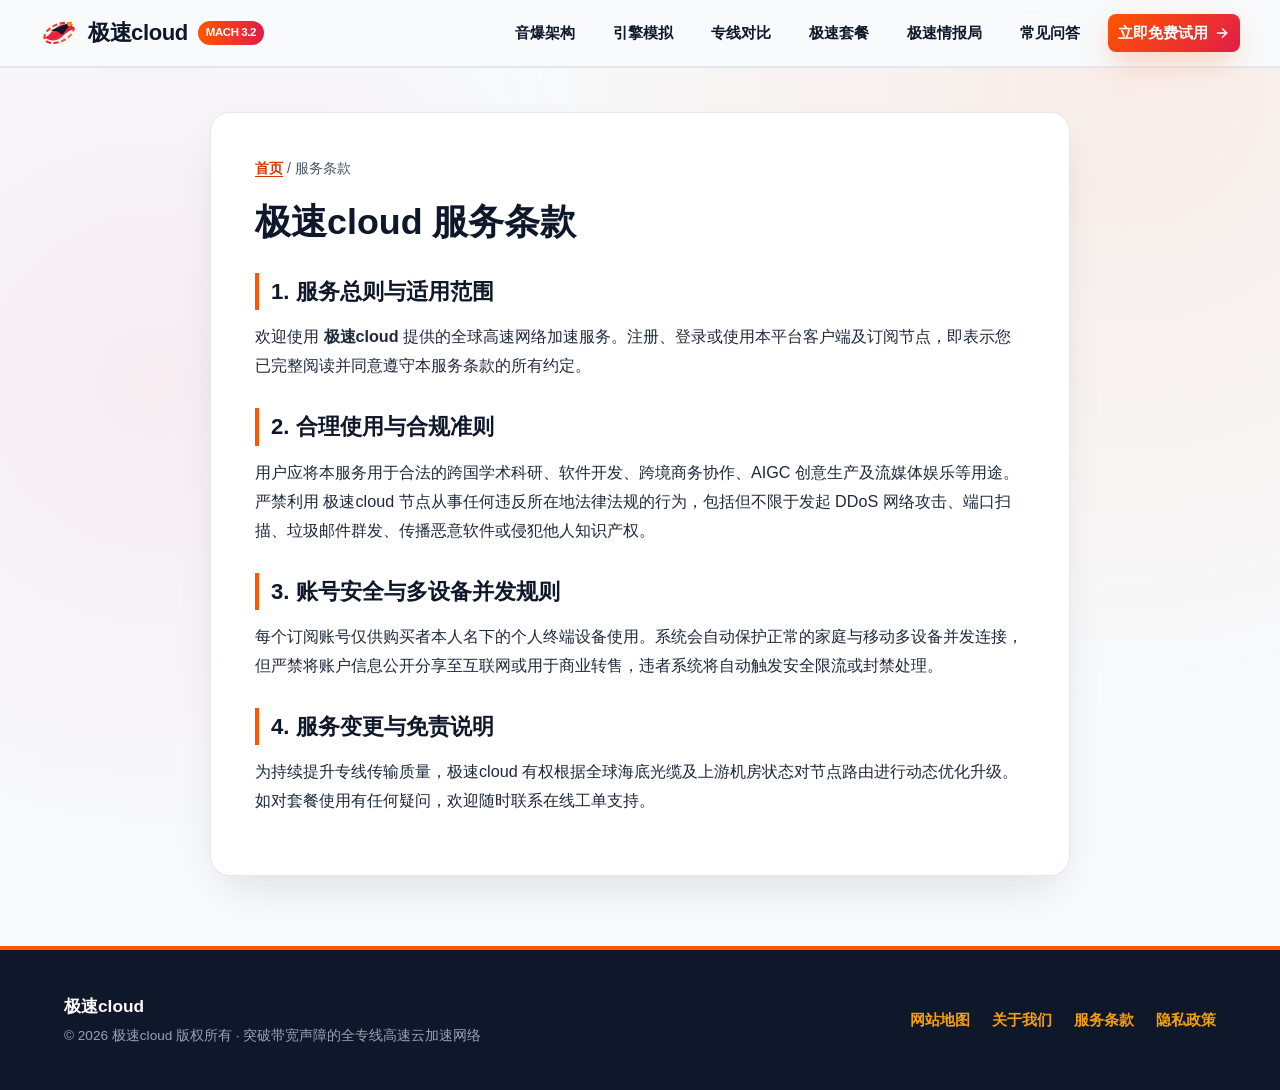
<file: terms.html>
<!DOCTYPE html>
<html lang="zh-CN">
<head>
  <meta charset="UTF-8">
  <meta name="viewport" content="width=device-width, initial-scale=1.0">
  <title>服务条款 - 极速cloud</title>
  <meta name="description" content="极速cloud服务条款页面，了解我们的IEPL音爆专线架构、服务准则与用户隐私安全承诺。">
  <link rel="canonical" href="https://jscloud.autos/terms.html">
  <meta property="og:title" content="服务条款 - 极速cloud">
  <meta property="og:description" content="极速cloud服务条款页面，了解我们的IEPL音爆专线架构、服务准则与用户隐私安全承诺。">
  <meta property="og:url" content="https://jscloud.autos/terms.html">
  <meta property="og:type" content="website">
  <style>
:root {
  --bg-main: #F8FAFC;
  --bg-card: #FFFFFF;
  --bg-dark: #0F172A;
  --bg-dark-2: #1E293B;
  --text-main: #0F172A;
  --text-muted: #475569;
  --accent-orange: #FF5500;
  --accent-crimson: #E11D48;
  --accent-gold: #F59E0B;
  --border-light: #E2E8F0;
  --shadow-lg: 0 20px 45px -12px rgba(15, 23, 42, 0.12);
  --shadow-orange: 0 12px 30px -6px rgba(255, 85, 0, 0.32);
}
* { box-sizing: border-box; margin: 0; padding: 0; }
html { scroll-behavior: smooth; font-family: "PingFang SC", "Microsoft YaHei", -apple-system, BlinkMacSystemFont, sans-serif; background: var(--bg-main); color: var(--text-main); line-height: 1.68; }
body { overflow-x: hidden; background-image: radial-gradient(circle at 88% 8%, rgba(255,85,0,0.08) 0%, transparent 42%), radial-gradient(circle at 12% 35%, rgba(225,29,72,0.06) 0%, transparent 38%); }
a, a:visited { color: #D93800; text-decoration: underline; text-underline-offset: 3px; font-weight: 600; transition: color 0.2s ease, opacity 0.2s ease; }
a:hover { color: var(--accent-crimson); }
.container { max-width: 1200px; margin: 0 auto; padding: 0 24px; }

/* Header & Navigation */
.site-header { position: sticky; top: 0; z-index: 100; background: rgba(248, 250, 252, 0.94); backdrop-filter: blur(12px); border-bottom: 2px solid var(--border-light); }
.nav-wrap { display: flex; align-items: center; justify-content: space-between; padding: 14px 0; gap: 16px; }
.brand-link, .brand-link:visited { display: inline-flex; align-items: center; gap: 10px; font-size: 1.38rem; font-weight: 900; color: var(--text-main); text-decoration: none; letter-spacing: -0.02em; }
.brand-badge { font-size: 0.72rem; background: linear-gradient(90deg, var(--accent-orange), var(--accent-crimson)); color: #fff; padding: 2px 8px; border-radius: 99px; font-weight: 700; text-transform: uppercase; }
.main-nav { display: flex; align-items: center; flex-wrap: wrap; gap: 8px 18px; }
.main-nav a, .main-nav a:visited { color: var(--text-main); text-decoration: none; font-size: 0.96rem; font-weight: 700; padding: 6px 10px; border-radius: 8px; transition: all 0.2s; }
.main-nav a:hover { color: var(--accent-orange); background: rgba(255, 85, 0, 0.08); }
.nav-cta, .nav-cta:visited { background: linear-gradient(135deg, var(--accent-orange), var(--accent-crimson)); color: #FFFFFF !important; text-decoration: none !important; padding: 9px 18px; border-radius: 999px; font-size: 0.92rem; font-weight: 800; box-shadow: var(--shadow-orange); display: inline-flex; align-items: center; gap: 6px; white-space: nowrap; }
.nav-cta:hover { transform: translateY(-1px); opacity: 0.95; }

/* Buttons */
.btn-row { display: flex; flex-wrap: wrap; gap: 14px; align-items: center; margin-top: 26px; }
.btn-primary, .btn-primary:visited { display: inline-flex; align-items: center; gap: 9px; background: linear-gradient(135deg, var(--accent-orange) 0%, var(--accent-crimson) 100%); color: #FFFFFF !important; text-decoration: none !important; padding: 15px 30px; border-radius: 12px; font-size: 1.05rem; font-weight: 800; box-shadow: var(--shadow-orange); transition: transform 0.2s, box-shadow 0.2s; border: none; cursor: pointer; }
.btn-primary:hover { transform: translateY(-2px); box-shadow: 0 16px 36px -6px rgba(225, 29, 72, 0.45); }
.btn-secondary, .btn-secondary:visited { display: inline-flex; align-items: center; gap: 8px; background: var(--bg-dark); color: #FFFFFF !important; text-decoration: none !important; padding: 15px 26px; border-radius: 12px; font-size: 1.02rem; font-weight: 800; border: 2px solid var(--accent-gold); transition: transform 0.2s, background 0.2s; }
.btn-secondary:hover { background: var(--bg-dark-2); transform: translateY(-2px); }

/* Hero Section */
.hero { padding: 58px 0 68px; position: relative; overflow: hidden; }
.hero-grid { display: grid; grid-template-columns: 1.08fr 0.92fr; gap: 40px; align-items: center; }
.sonic-tag { display: inline-flex; align-items: center; gap: 8px; background: rgba(255, 85, 0, 0.12); color: #C23B00; border: 1px solid rgba(255, 85, 0, 0.32); padding: 6px 14px; border-radius: 999px; font-size: 0.86rem; font-weight: 800; margin-bottom: 18px; }
.hero h1 { font-size: clamp(2.1rem, 3.8vw, 3.25rem); line-height: 1.18; font-weight: 900; color: var(--bg-dark); letter-spacing: -0.025em; margin-bottom: 18px; }
.hero h1 .hl { background: linear-gradient(90deg, var(--accent-orange), var(--accent-crimson)); -webkit-background-clip: text; -webkit-text-fill-color: transparent; }
.hero-lead { font-size: 1.1rem; color: var(--text-muted); margin-bottom: 20px; max-width: 580px; }
.hero-metrics { display: grid; grid-template-columns: repeat(3, 1fr); gap: 14px; margin-top: 30px; padding-top: 24px; border-top: 1px solid var(--border-light); }
.metric-box { background: var(--bg-card); padding: 14px 16px; border-radius: 12px; border-left: 4px solid var(--accent-orange); box-shadow: 0 4px 14px rgba(15,23,42,0.05); }
.metric-val { font-size: 1.45rem; font-weight: 900; color: var(--bg-dark); }
.metric-lbl { font-size: 0.84rem; color: var(--text-muted); font-weight: 600; }

/* Animated SVG Stage */
.sonic-stage { background: linear-gradient(150deg, #0F172A 0%, #1E293B 65%, #311022 100%); border-radius: 22px; padding: 22px; box-shadow: var(--shadow-lg); border: 2px solid rgba(255, 85, 0, 0.35); position: relative; overflow: hidden; }
.sonic-stage-header { display: flex; justify-content: space-between; align-items: center; color: #F8FAFC; font-size: 0.84rem; font-weight: 700; margin-bottom: 10px; padding: 0 6px; }
.mach-pill { background: linear-gradient(90deg, #FF5500, #F59E0B); color: #0F172A; padding: 3px 11px; border-radius: 99px; font-weight: 900; font-size: 0.78rem; }
@keyframes pulseBoom { 0%, 100% { transform: scale(0.95); opacity: 0.75; } 50% { transform: scale(1.06); opacity: 1; } }
@keyframes wingFloat { 0%, 100% { transform: translateY(0px) translateX(0px); } 50% { transform: translateY(-7px) translateX(5px); } }
.wing-glider { animation: wingFloat 3.4s ease-in-out infinite; transform-origin: center; }
.boom-ring { animation: pulseBoom 2.4s ease-in-out infinite; transform-origin: center; }

/* Sections */
.section { padding: 68px 0; }
.section-alt { background: #F1F5F9; }
.section-dark { background: var(--bg-dark); color: #F8FAFC; }
.sec-head { text-align: center; max-width: 760px; margin: 0 auto 44px; }
.sec-tag { display: inline-block; font-size: 0.82rem; font-weight: 800; text-transform: uppercase; letter-spacing: 0.08em; color: var(--accent-orange); background: rgba(255,85,0,0.1); padding: 4px 12px; border-radius: 99px; margin-bottom: 10px; }
.sec-head h2 { font-size: clamp(1.7rem, 2.8vw, 2.35rem); font-weight: 900; margin-bottom: 12px; letter-spacing: -0.02em; }
.sec-head p { color: var(--text-muted); font-size: 1.02rem; }
.section-dark .sec-head p { color: #94A3B8; }

/* Feature Grid */
.feat-grid { display: grid; grid-template-columns: repeat(3, 1fr); gap: 24px; }
.feat-card { background: var(--bg-card); border-radius: 16px; padding: 28px 24px; border: 1px solid var(--border-light); box-shadow: 0 8px 24px rgba(15,23,42,0.04); transition: transform 0.2s, border-color 0.2s; position: relative; overflow: hidden; }
.feat-card::before { content: ""; position: absolute; top: 0; left: 0; width: 100%; height: 4px; background: linear-gradient(90deg, var(--accent-orange), var(--accent-crimson), var(--accent-gold)); }
.feat-card:hover { transform: translateY(-4px); border-color: var(--accent-orange); }
.feat-icon { width: 48px; height: 48px; border-radius: 12px; background: rgba(255,85,0,0.12); color: var(--accent-orange); display: flex; align-items: center; justify-content: center; margin-bottom: 16px; }
.feat-card h3 { font-size: 1.2rem; font-weight: 800; margin-bottom: 10px; }
.feat-card p { color: var(--text-muted); font-size: 0.95rem; }

/* Interactive Sonic Tunnel Simulator */
.sim-panel { background: var(--bg-card); border-radius: 20px; padding: 32px; border: 2px solid var(--border-light); box-shadow: var(--shadow-lg); }
.sim-tabs { display: flex; flex-wrap: wrap; gap: 12px; margin-bottom: 24px; }
.sim-tab { padding: 11px 20px; border-radius: 10px; border: 2px solid var(--border-light); background: #F8FAFC; font-weight: 800; font-size: 0.95rem; cursor: pointer; color: var(--text-main); transition: all 0.2s; }
.sim-tab.active { background: linear-gradient(135deg, var(--accent-orange), var(--accent-crimson)); color: #fff; border-color: transparent; box-shadow: var(--shadow-orange); }
.sim-body { display: grid; grid-template-columns: 1.2fr 0.8fr; gap: 24px; align-items: center; background: #0F172A; color: #F8FAFC; padding: 26px; border-radius: 16px; }
.sim-stats { display: grid; grid-template-columns: repeat(2, 1fr); gap: 14px; }
.sim-stat-box { background: rgba(255,255,255,0.06); padding: 14px; border-radius: 10px; border-left: 3px solid var(--accent-gold); }
.sim-stat-box span { display: block; font-size: 0.8rem; color: #94A3B8; }
.sim-stat-box strong { font-size: 1.25rem; color: #F8FAFC; }

/* Comparison Table */
.table-wrap { overflow-x: auto; background: var(--bg-card); border-radius: 16px; border: 1px solid var(--border-light); box-shadow: var(--shadow-lg); }
.comp-table { width: 100%; border-collapse: collapse; min-width: 640px; }
.comp-table th, .comp-table td { padding: 16px 20px; text-align: left; border-bottom: 1px solid var(--border-light); font-size: 0.95rem; }
.comp-table th { background: var(--bg-dark); color: #FFFFFF; font-weight: 800; }
.comp-table th.hl-col { background: linear-gradient(135deg, var(--accent-orange), var(--accent-crimson)); }
.comp-table td.hl-col { background: rgba(255, 85, 0, 0.05); font-weight: 700; color: var(--bg-dark); }

/* Pricing Grid */
.price-grid { display: grid; grid-template-columns: repeat(3, 1fr); gap: 24px; align-items: stretch; }
.price-card { background: var(--bg-card); color: var(--text-main); border-radius: 18px; padding: 32px 26px; border: 2px solid var(--border-light); display: flex; flex-direction: column; justify-content: space-between; position: relative; }
.price-card.pop { border-color: var(--accent-orange); box-shadow: var(--shadow-orange); transform: translateY(-6px); }
.pop-badge { position: absolute; top: -13px; right: 22px; background: linear-gradient(90deg, var(--accent-orange), var(--accent-crimson)); color: #fff; font-size: 0.78rem; font-weight: 800; padding: 4px 14px; border-radius: 99px; }
.price-num { font-size: 2.3rem; font-weight: 900; color: var(--bg-dark); margin: 14px 0; }
.price-num small { font-size: 0.92rem; color: var(--text-muted); font-weight: 600; }
.price-list { list-style: none; margin: 18px 0 26px; display: flex; flex-direction: column; gap: 11px; }
.price-list li { display: flex; align-items: center; gap: 8px; font-size: 0.94rem; }
.price-list li svg { color: var(--accent-orange); flex-shrink: 0; }

/* Articles Preview & Hub */
.art-grid { display: grid; grid-template-columns: repeat(3, 1fr); gap: 22px; }
.art-card { background: var(--bg-card); border-radius: 15px; padding: 24px; border: 1px solid var(--border-light); display: flex; flex-direction: column; justify-content: space-between; transition: transform 0.2s, box-shadow 0.2s; }
.art-card:hover { transform: translateY(-4px); box-shadow: var(--shadow-lg); border-color: var(--accent-orange); }
.art-meta { font-size: 0.8rem; font-weight: 700; color: var(--accent-orange); margin-bottom: 8px; display: flex; justify-content: space-between; }
.art-card h3 { font-size: 1.12rem; font-weight: 800; margin-bottom: 10px; line-height: 1.42; }
.art-card h3 a, .art-card h3 a:visited { color: var(--bg-dark); text-decoration: none; }
.art-card h3 a:hover { color: var(--accent-orange); }
.art-card p { font-size: 0.91rem; color: var(--text-muted); margin-bottom: 16px; }

/* FAQ Accordion */
.faq-list { max-width: 860px; margin: 0 auto; display: flex; flex-direction: column; gap: 14px; }
.faq-item { background: var(--bg-card); border: 1px solid var(--border-light); border-radius: 14px; padding: 18px 22px; }
.faq-item summary { font-weight: 800; font-size: 1.04rem; cursor: pointer; list-style: none; display: flex; justify-content: space-between; align-items: center; }
.faq-item summary::after { content: "+"; font-size: 1.35rem; color: var(--accent-orange); font-weight: 900; }
.faq-item[open] summary::after { content: "−"; }
.faq-item p { margin-top: 12px; color: var(--text-muted); font-size: 0.95rem; border-top: 1px solid var(--border-light); padding-top: 12px; }

/* Article Detail Layout */
.article-wrap { max-width: 860px; margin: 44px auto 70px; background: var(--bg-card); border-radius: 20px; padding: 44px; border: 1px solid var(--border-light); box-shadow: var(--shadow-lg); }
.breadcrumb { font-size: 0.88rem; color: var(--text-muted); margin-bottom: 18px; }
.article-wrap h1 { font-size: clamp(1.65rem, 2.8vw, 2.25rem); font-weight: 900; line-height: 1.3; margin-bottom: 14px; color: var(--bg-dark); }
.art-byline { display: flex; flex-wrap: wrap; gap: 16px; font-size: 0.86rem; color: var(--text-muted); padding-bottom: 20px; margin-bottom: 26px; border-bottom: 2px solid var(--border-light); }
.art-content h2 { font-size: 1.38rem; font-weight: 800; color: var(--bg-dark); margin: 28px 0 12px; padding-left: 12px; border-left: 4px solid var(--accent-orange); }
.art-content h3 { font-size: 1.14rem; font-weight: 800; color: var(--bg-dark-2); margin: 20px 0 10px; }
.art-content p { margin-bottom: 16px; font-size: 1.01rem; color: #1E293B; line-height: 1.8; }
.cta-banner { background: linear-gradient(135deg, #0F172A 0%, #271123 100%); color: #fff; border-radius: 16px; padding: 28px; margin: 34px 0; border: 1px solid var(--accent-orange); display: flex; flex-wrap: wrap; justify-content: space-between; align-items: center; gap: 18px; }

/* Footer */
.site-footer { background: var(--bg-dark); color: #CBD5E1; padding: 42px 0; border-top: 4px solid var(--accent-orange); }
.footer-inner { display: flex; flex-wrap: wrap; justify-content: space-between; align-items: center; gap: 20px; }
.footer-links { display: flex; flex-wrap: wrap; gap: 22px; }
.footer-links a, .footer-links a:visited { color: #F59E0B; text-decoration: none; font-weight: 700; font-size: 0.95rem; }
.footer-links a:hover { color: #FF5500; text-decoration: underline; }

/* Responsive - Rule 7: Mobile navigation MUST remain visible */
@media (max-width: 920px) {
  .hero-grid, .feat-grid, .price-grid, .art-grid, .sim-body { grid-template-columns: 1fr; }
  .price-card.pop { transform: none; }
}
@media (max-width: 768px) {
  .nav-wrap { flex-direction: column; align-items: flex-start; gap: 10px; }
  .main-nav { width: 100%; display: flex !important; flex-wrap: wrap; gap: 6px 10px; padding-top: 6px; border-top: 1px solid var(--border-light); }
  .main-nav a { font-size: 0.88rem; padding: 5px 8px; }
  .hero { padding: 34px 0 46px; }
  .hero-metrics { grid-template-columns: 1fr; }
  .article-wrap { padding: 24px 18px; margin: 22px auto 46px; }
}
</style>
  <link rel="stylesheet" href="style.css">
</head>
<body>
  <header class="site-header">
  <div class="container nav-wrap">
    <a href="index.html" class="brand-link" aria-label="极速cloud首页">
      <svg class="brand-logo" viewBox="0 0 44 44" width="38" height="38" fill="none" xmlns="http://www.w3.org/2000/svg" aria-hidden="true">
  <defs>
    <linearGradient id="sonicGrad" x1="0%" y1="0%" x2="100%" y2="100%">
      <stop offset="0%" stop-color="#FF5500"/>
      <stop offset="55%" stop-color="#E11D48"/>
      <stop offset="100%" stop-color="#F59E0B"/>
    </linearGradient>
  </defs>
  <ellipse cx="22" cy="22" rx="18" ry="10" transform="rotate(-24 22 22)" stroke="url(#sonicGrad)" stroke-width="2.4" stroke-dasharray="6 3"/>
  <path d="M5 27C11 27 16 14 27 12C33 11 39 14 41 18C35 18 30 22 25 27C18 33 10 31 5 27Z" fill="url(#sonicGrad)"/>
  <path d="M12 19L37 9L26 24L20 20L12 19Z" fill="#0F172A"/>
  <circle cx="34" cy="12" r="2.5" fill="#F59E0B"/>
</svg>
      <span>极速cloud</span>
      <span class="brand-badge">MACH 3.2</span>
    </a>
    <nav class="main-nav" aria-label="主导航">
      <a href="index.html#features">音爆架构</a>
      <a href="index.html#simulator">引擎模拟</a>
      <a href="index.html#comparison">专线对比</a>
      <a href="index.html#pricing">极速套餐</a>
      <a href="supersonic-brief.html">极速情报局</a>
      <a href="index.html#faq">常见问答</a>
      <a href="https://ww012.twilightaff.com/#/?code=A56DH1Af" rel="nofollow" target="_blank" class="nav-cta">立即免费试用 <svg class="ico" viewBox="0 0 24 24" width="16" height="16" fill="none" stroke="currentColor" stroke-width="2.2" stroke-linecap="round" stroke-linejoin="round"><line x1="5" y1="12" x2="19" y2="12"/><polyline points="13 6 19 12 13 18"/></svg></a>
    </nav>
  </div>
</header>
  <main class="container">
    <div class="article-wrap">
      <div class="breadcrumb"><a href="index.html">首页</a> / <span>服务条款</span></div>
      <h1>极速cloud 服务条款</h1>
      <div class="art-content">
        
<h2>1. 服务总则与适用范围</h2>
<p>欢迎使用 <strong>极速cloud</strong> 提供的全球高速网络加速服务。注册、登录或使用本平台客户端及订阅节点，即表示您已完整阅读并同意遵守本服务条款的所有约定。</p>
<h2>2. 合理使用与合规准则</h2>
<p>用户应将本服务用于合法的跨国学术科研、软件开发、跨境商务协作、AIGC 创意生产及流媒体娱乐等用途。严禁利用 极速cloud 节点从事任何违反所在地法律法规的行为，包括但不限于发起 DDoS 网络攻击、端口扫描、垃圾邮件群发、传播恶意软件或侵犯他人知识产权。</p>
<h2>3. 账号安全与多设备并发规则</h2>
<p>每个订阅账号仅供购买者本人名下的个人终端设备使用。系统会自动保护正常的家庭与移动多设备并发连接，但严禁将账户信息公开分享至互联网或用于商业转售，违者系统将自动触发安全限流或封禁处理。</p>
<h2>4. 服务变更与免责说明</h2>
<p>为持续提升专线传输质量，极速cloud 有权根据全球海底光缆及上游机房状态对节点路由进行动态优化升级。如对套餐使用有任何疑问，欢迎随时联系在线工单支持。</p>

      </div>
    </div>
  </main>
  <footer class="site-footer">
  <div class="container footer-inner">
    <div>
      <strong style="color:#FFFFFF;font-size:1.08rem;">极速cloud</strong>
      <p style="font-size:0.85rem;color:#94A3B8;margin-top:4px;">© 2026 极速cloud 版权所有 · 突破带宽声障的全专线高速云加速网络</p>
    </div>
    <div class="footer-links">
      <a href="sitemap.html">网站地图</a>
      <a href="about.html">关于我们</a>
      <a href="terms.html">服务条款</a>
      <a href="privacy.html">隐私政策</a>
    </div>
  </div>
</footer>
</body>
</html>
</file>
<file: style.css>
:root {
  --bg-main: #F8FAFC;
  --bg-card: #FFFFFF;
  --bg-dark: #0F172A;
  --bg-dark-2: #1E293B;
  --text-main: #0F172A;
  --text-muted: #475569;
  --accent-orange: #FF5500;
  --accent-crimson: #E11D48;
  --accent-gold: #F59E0B;
  --border-light: #E2E8F0;
  --shadow-lg: 0 20px 45px -12px rgba(15, 23, 42, 0.12);
  --shadow-orange: 0 12px 30px -6px rgba(255, 85, 0, 0.32);
}
* { box-sizing: border-box; margin: 0; padding: 0; }
html { scroll-behavior: smooth; font-family: "PingFang SC", "Microsoft YaHei", -apple-system, BlinkMacSystemFont, sans-serif; background: var(--bg-main); color: var(--text-main); line-height: 1.68; }
body { overflow-x: hidden; background-image: radial-gradient(circle at 88% 8%, rgba(255,85,0,0.08) 0%, transparent 42%), radial-gradient(circle at 12% 35%, rgba(225,29,72,0.06) 0%, transparent 38%); }
a, a:visited { color: #D93800; text-decoration: underline; text-underline-offset: 3px; font-weight: 600; transition: color 0.2s ease, opacity 0.2s ease; }
a:hover { color: var(--accent-crimson); }
.container { max-width: 1200px; margin: 0 auto; padding: 0 24px; }

/* Header & Navigation */
.site-header { position: sticky; top: 0; z-index: 100; background: rgba(248, 250, 252, 0.94); backdrop-filter: blur(12px); border-bottom: 2px solid var(--border-light); }
.nav-wrap { display: flex; align-items: center; justify-content: space-between; padding: 14px 0; gap: 16px; }
.brand-link, .brand-link:visited { display: inline-flex; align-items: center; gap: 10px; font-size: 1.38rem; font-weight: 900; color: var(--text-main); text-decoration: none; letter-spacing: -0.02em; }
.brand-badge { font-size: 0.72rem; background: linear-gradient(90deg, var(--accent-orange), var(--accent-crimson)); color: #fff; padding: 2px 8px; border-radius: 99px; font-weight: 700; text-transform: uppercase; }
.main-nav { display: flex; align-items: center; flex-wrap: wrap; gap: 8px 18px; }
.main-nav a, .main-nav a:visited { color: var(--text-main); text-decoration: none; font-size: 0.96rem; font-weight: 700; padding: 6px 10px; border-radius: 8px; transition: all 0.2s; }
.main-nav a:hover { color: var(--accent-orange); background: rgba(255, 85, 0, 0.08); }
.nav-cta, .nav-cta:visited { background: linear-gradient(135deg, var(--accent-orange), var(--accent-crimson)); color: #FFFFFF !important; text-decoration: none !important; padding: 9px 18px; border-radius: 999px; font-size: 0.92rem; font-weight: 800; box-shadow: var(--shadow-orange); display: inline-flex; align-items: center; gap: 6px; white-space: nowrap; }
.nav-cta:hover { transform: translateY(-1px); opacity: 0.95; }

/* Buttons */
.btn-row { display: flex; flex-wrap: wrap; gap: 14px; align-items: center; margin-top: 26px; }
.btn-primary, .btn-primary:visited { display: inline-flex; align-items: center; gap: 9px; background: linear-gradient(135deg, var(--accent-orange) 0%, var(--accent-crimson) 100%); color: #FFFFFF !important; text-decoration: none !important; padding: 15px 30px; border-radius: 12px; font-size: 1.05rem; font-weight: 800; box-shadow: var(--shadow-orange); transition: transform 0.2s, box-shadow 0.2s; border: none; cursor: pointer; }
.btn-primary:hover { transform: translateY(-2px); box-shadow: 0 16px 36px -6px rgba(225, 29, 72, 0.45); }
.btn-secondary, .btn-secondary:visited { display: inline-flex; align-items: center; gap: 8px; background: var(--bg-dark); color: #FFFFFF !important; text-decoration: none !important; padding: 15px 26px; border-radius: 12px; font-size: 1.02rem; font-weight: 800; border: 2px solid var(--accent-gold); transition: transform 0.2s, background 0.2s; }
.btn-secondary:hover { background: var(--bg-dark-2); transform: translateY(-2px); }

/* Hero Section */
.hero { padding: 58px 0 68px; position: relative; overflow: hidden; }
.hero-grid { display: grid; grid-template-columns: 1.08fr 0.92fr; gap: 40px; align-items: center; }
.sonic-tag { display: inline-flex; align-items: center; gap: 8px; background: rgba(255, 85, 0, 0.12); color: #C23B00; border: 1px solid rgba(255, 85, 0, 0.32); padding: 6px 14px; border-radius: 999px; font-size: 0.86rem; font-weight: 800; margin-bottom: 18px; }
.hero h1 { font-size: clamp(2.1rem, 3.8vw, 3.25rem); line-height: 1.18; font-weight: 900; color: var(--bg-dark); letter-spacing: -0.025em; margin-bottom: 18px; }
.hero h1 .hl { background: linear-gradient(90deg, var(--accent-orange), var(--accent-crimson)); -webkit-background-clip: text; -webkit-text-fill-color: transparent; }
.hero-lead { font-size: 1.1rem; color: var(--text-muted); margin-bottom: 20px; max-width: 580px; }
.hero-metrics { display: grid; grid-template-columns: repeat(3, 1fr); gap: 14px; margin-top: 30px; padding-top: 24px; border-top: 1px solid var(--border-light); }
.metric-box { background: var(--bg-card); padding: 14px 16px; border-radius: 12px; border-left: 4px solid var(--accent-orange); box-shadow: 0 4px 14px rgba(15,23,42,0.05); }
.metric-val { font-size: 1.45rem; font-weight: 900; color: var(--bg-dark); }
.metric-lbl { font-size: 0.84rem; color: var(--text-muted); font-weight: 600; }

/* Animated SVG Stage */
.sonic-stage { background: linear-gradient(150deg, #0F172A 0%, #1E293B 65%, #311022 100%); border-radius: 22px; padding: 22px; box-shadow: var(--shadow-lg); border: 2px solid rgba(255, 85, 0, 0.35); position: relative; overflow: hidden; }
.sonic-stage-header { display: flex; justify-content: space-between; align-items: center; color: #F8FAFC; font-size: 0.84rem; font-weight: 700; margin-bottom: 10px; padding: 0 6px; }
.mach-pill { background: linear-gradient(90deg, #FF5500, #F59E0B); color: #0F172A; padding: 3px 11px; border-radius: 99px; font-weight: 900; font-size: 0.78rem; }
@keyframes pulseBoom { 0%, 100% { transform: scale(0.95); opacity: 0.75; } 50% { transform: scale(1.06); opacity: 1; } }
@keyframes wingFloat { 0%, 100% { transform: translateY(0px) translateX(0px); } 50% { transform: translateY(-7px) translateX(5px); } }
.wing-glider { animation: wingFloat 3.4s ease-in-out infinite; transform-origin: center; }
.boom-ring { animation: pulseBoom 2.4s ease-in-out infinite; transform-origin: center; }

/* Sections */
.section { padding: 68px 0; }
.section-alt { background: #F1F5F9; }
.section-dark { background: var(--bg-dark); color: #F8FAFC; }
.sec-head { text-align: center; max-width: 760px; margin: 0 auto 44px; }
.sec-tag { display: inline-block; font-size: 0.82rem; font-weight: 800; text-transform: uppercase; letter-spacing: 0.08em; color: var(--accent-orange); background: rgba(255,85,0,0.1); padding: 4px 12px; border-radius: 99px; margin-bottom: 10px; }
.sec-head h2 { font-size: clamp(1.7rem, 2.8vw, 2.35rem); font-weight: 900; margin-bottom: 12px; letter-spacing: -0.02em; }
.sec-head p { color: var(--text-muted); font-size: 1.02rem; }
.section-dark .sec-head p { color: #94A3B8; }

/* Feature Grid */
.feat-grid { display: grid; grid-template-columns: repeat(3, 1fr); gap: 24px; }
.feat-card { background: var(--bg-card); border-radius: 16px; padding: 28px 24px; border: 1px solid var(--border-light); box-shadow: 0 8px 24px rgba(15,23,42,0.04); transition: transform 0.2s, border-color 0.2s; position: relative; overflow: hidden; }
.feat-card::before { content: ""; position: absolute; top: 0; left: 0; width: 100%; height: 4px; background: linear-gradient(90deg, var(--accent-orange), var(--accent-crimson), var(--accent-gold)); }
.feat-card:hover { transform: translateY(-4px); border-color: var(--accent-orange); }
.feat-icon { width: 48px; height: 48px; border-radius: 12px; background: rgba(255,85,0,0.12); color: var(--accent-orange); display: flex; align-items: center; justify-content: center; margin-bottom: 16px; }
.feat-card h3 { font-size: 1.2rem; font-weight: 800; margin-bottom: 10px; }
.feat-card p { color: var(--text-muted); font-size: 0.95rem; }

/* Interactive Sonic Tunnel Simulator */
.sim-panel { background: var(--bg-card); border-radius: 20px; padding: 32px; border: 2px solid var(--border-light); box-shadow: var(--shadow-lg); }
.sim-tabs { display: flex; flex-wrap: wrap; gap: 12px; margin-bottom: 24px; }
.sim-tab { padding: 11px 20px; border-radius: 10px; border: 2px solid var(--border-light); background: #F8FAFC; font-weight: 800; font-size: 0.95rem; cursor: pointer; color: var(--text-main); transition: all 0.2s; }
.sim-tab.active { background: linear-gradient(135deg, var(--accent-orange), var(--accent-crimson)); color: #fff; border-color: transparent; box-shadow: var(--shadow-orange); }
.sim-body { display: grid; grid-template-columns: 1.2fr 0.8fr; gap: 24px; align-items: center; background: #0F172A; color: #F8FAFC; padding: 26px; border-radius: 16px; }
.sim-stats { display: grid; grid-template-columns: repeat(2, 1fr); gap: 14px; }
.sim-stat-box { background: rgba(255,255,255,0.06); padding: 14px; border-radius: 10px; border-left: 3px solid var(--accent-gold); }
.sim-stat-box span { display: block; font-size: 0.8rem; color: #94A3B8; }
.sim-stat-box strong { font-size: 1.25rem; color: #F8FAFC; }

/* Comparison Table */
.table-wrap { overflow-x: auto; background: var(--bg-card); border-radius: 16px; border: 1px solid var(--border-light); box-shadow: var(--shadow-lg); }
.comp-table { width: 100%; border-collapse: collapse; min-width: 640px; }
.comp-table th, .comp-table td { padding: 16px 20px; text-align: left; border-bottom: 1px solid var(--border-light); font-size: 0.95rem; }
.comp-table th { background: var(--bg-dark); color: #FFFFFF; font-weight: 800; }
.comp-table th.hl-col { background: linear-gradient(135deg, var(--accent-orange), var(--accent-crimson)); }
.comp-table td.hl-col { background: rgba(255, 85, 0, 0.05); font-weight: 700; color: var(--bg-dark); }

/* Pricing Grid */
.price-grid { display: grid; grid-template-columns: repeat(3, 1fr); gap: 24px; align-items: stretch; }
.price-card { background: var(--bg-card); color: var(--text-main); border-radius: 18px; padding: 32px 26px; border: 2px solid var(--border-light); display: flex; flex-direction: column; justify-content: space-between; position: relative; }
.price-card.pop { border-color: var(--accent-orange); box-shadow: var(--shadow-orange); transform: translateY(-6px); }
.pop-badge { position: absolute; top: -13px; right: 22px; background: linear-gradient(90deg, var(--accent-orange), var(--accent-crimson)); color: #fff; font-size: 0.78rem; font-weight: 800; padding: 4px 14px; border-radius: 99px; }
.price-num { font-size: 2.3rem; font-weight: 900; color: var(--bg-dark); margin: 14px 0; }
.price-num small { font-size: 0.92rem; color: var(--text-muted); font-weight: 600; }
.price-list { list-style: none; margin: 18px 0 26px; display: flex; flex-direction: column; gap: 11px; }
.price-list li { display: flex; align-items: center; gap: 8px; font-size: 0.94rem; }
.price-list li svg { color: var(--accent-orange); flex-shrink: 0; }

/* Articles Preview & Hub */
.art-grid { display: grid; grid-template-columns: repeat(3, 1fr); gap: 22px; }
.art-card { background: var(--bg-card); border-radius: 15px; padding: 24px; border: 1px solid var(--border-light); display: flex; flex-direction: column; justify-content: space-between; transition: transform 0.2s, box-shadow 0.2s; }
.art-card:hover { transform: translateY(-4px); box-shadow: var(--shadow-lg); border-color: var(--accent-orange); }
.art-meta { font-size: 0.8rem; font-weight: 700; color: var(--accent-orange); margin-bottom: 8px; display: flex; justify-content: space-between; }
.art-card h3 { font-size: 1.12rem; font-weight: 800; margin-bottom: 10px; line-height: 1.42; }
.art-card h3 a, .art-card h3 a:visited { color: var(--bg-dark); text-decoration: none; }
.art-card h3 a:hover { color: var(--accent-orange); }
.art-card p { font-size: 0.91rem; color: var(--text-muted); margin-bottom: 16px; }

/* FAQ Accordion */
.faq-list { max-width: 860px; margin: 0 auto; display: flex; flex-direction: column; gap: 14px; }
.faq-item { background: var(--bg-card); border: 1px solid var(--border-light); border-radius: 14px; padding: 18px 22px; }
.faq-item summary { font-weight: 800; font-size: 1.04rem; cursor: pointer; list-style: none; display: flex; justify-content: space-between; align-items: center; }
.faq-item summary::after { content: "+"; font-size: 1.35rem; color: var(--accent-orange); font-weight: 900; }
.faq-item[open] summary::after { content: "−"; }
.faq-item p { margin-top: 12px; color: var(--text-muted); font-size: 0.95rem; border-top: 1px solid var(--border-light); padding-top: 12px; }

/* Article Detail Layout */
.article-wrap { max-width: 860px; margin: 44px auto 70px; background: var(--bg-card); border-radius: 20px; padding: 44px; border: 1px solid var(--border-light); box-shadow: var(--shadow-lg); }
.breadcrumb { font-size: 0.88rem; color: var(--text-muted); margin-bottom: 18px; }
.article-wrap h1 { font-size: clamp(1.65rem, 2.8vw, 2.25rem); font-weight: 900; line-height: 1.3; margin-bottom: 14px; color: var(--bg-dark); }
.art-byline { display: flex; flex-wrap: wrap; gap: 16px; font-size: 0.86rem; color: var(--text-muted); padding-bottom: 20px; margin-bottom: 26px; border-bottom: 2px solid var(--border-light); }
.art-content h2 { font-size: 1.38rem; font-weight: 800; color: var(--bg-dark); margin: 28px 0 12px; padding-left: 12px; border-left: 4px solid var(--accent-orange); }
.art-content h3 { font-size: 1.14rem; font-weight: 800; color: var(--bg-dark-2); margin: 20px 0 10px; }
.art-content p { margin-bottom: 16px; font-size: 1.01rem; color: #1E293B; line-height: 1.8; }
.cta-banner { background: linear-gradient(135deg, #0F172A 0%, #271123 100%); color: #fff; border-radius: 16px; padding: 28px; margin: 34px 0; border: 1px solid var(--accent-orange); display: flex; flex-wrap: wrap; justify-content: space-between; align-items: center; gap: 18px; }

/* Footer */
.site-footer { background: var(--bg-dark); color: #CBD5E1; padding: 42px 0; border-top: 4px solid var(--accent-orange); }
.footer-inner { display: flex; flex-wrap: wrap; justify-content: space-between; align-items: center; gap: 20px; }
.footer-links { display: flex; flex-wrap: wrap; gap: 22px; }
.footer-links a, .footer-links a:visited { color: #F59E0B; text-decoration: none; font-weight: 700; font-size: 0.95rem; }
.footer-links a:hover { color: #FF5500; text-decoration: underline; }

/* Responsive - Rule 7: Mobile navigation MUST remain visible */
@media (max-width: 920px) {
  .hero-grid, .feat-grid, .price-grid, .art-grid, .sim-body { grid-template-columns: 1fr; }
  .price-card.pop { transform: none; }
}
@media (max-width: 768px) {
  .nav-wrap { flex-direction: column; align-items: flex-start; gap: 10px; }
  .main-nav { width: 100%; display: flex !important; flex-wrap: wrap; gap: 6px 10px; padding-top: 6px; border-top: 1px solid var(--border-light); }
  .main-nav a { font-size: 0.88rem; padding: 5px 8px; }
  .hero { padding: 34px 0 46px; }
  .hero-metrics { grid-template-columns: 1fr; }
  .article-wrap { padding: 24px 18px; margin: 22px auto 46px; }
}
</file>
